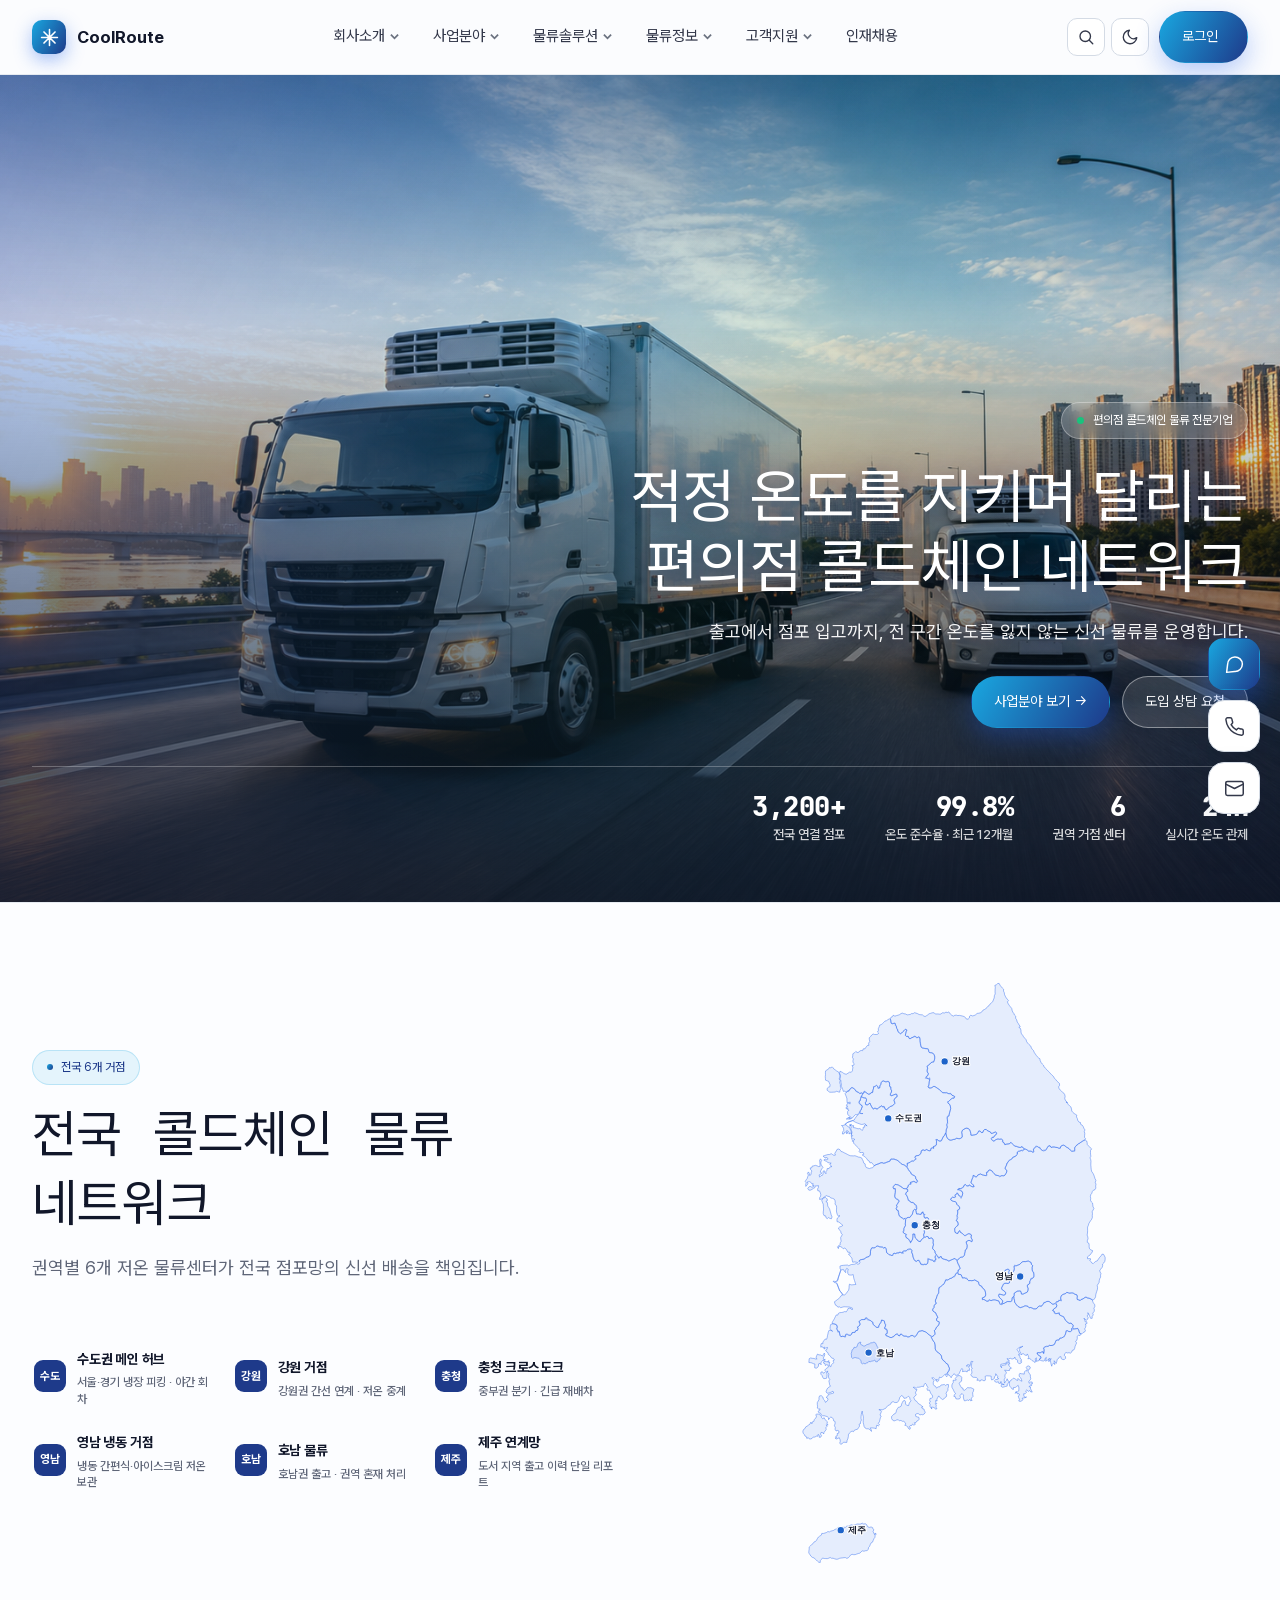
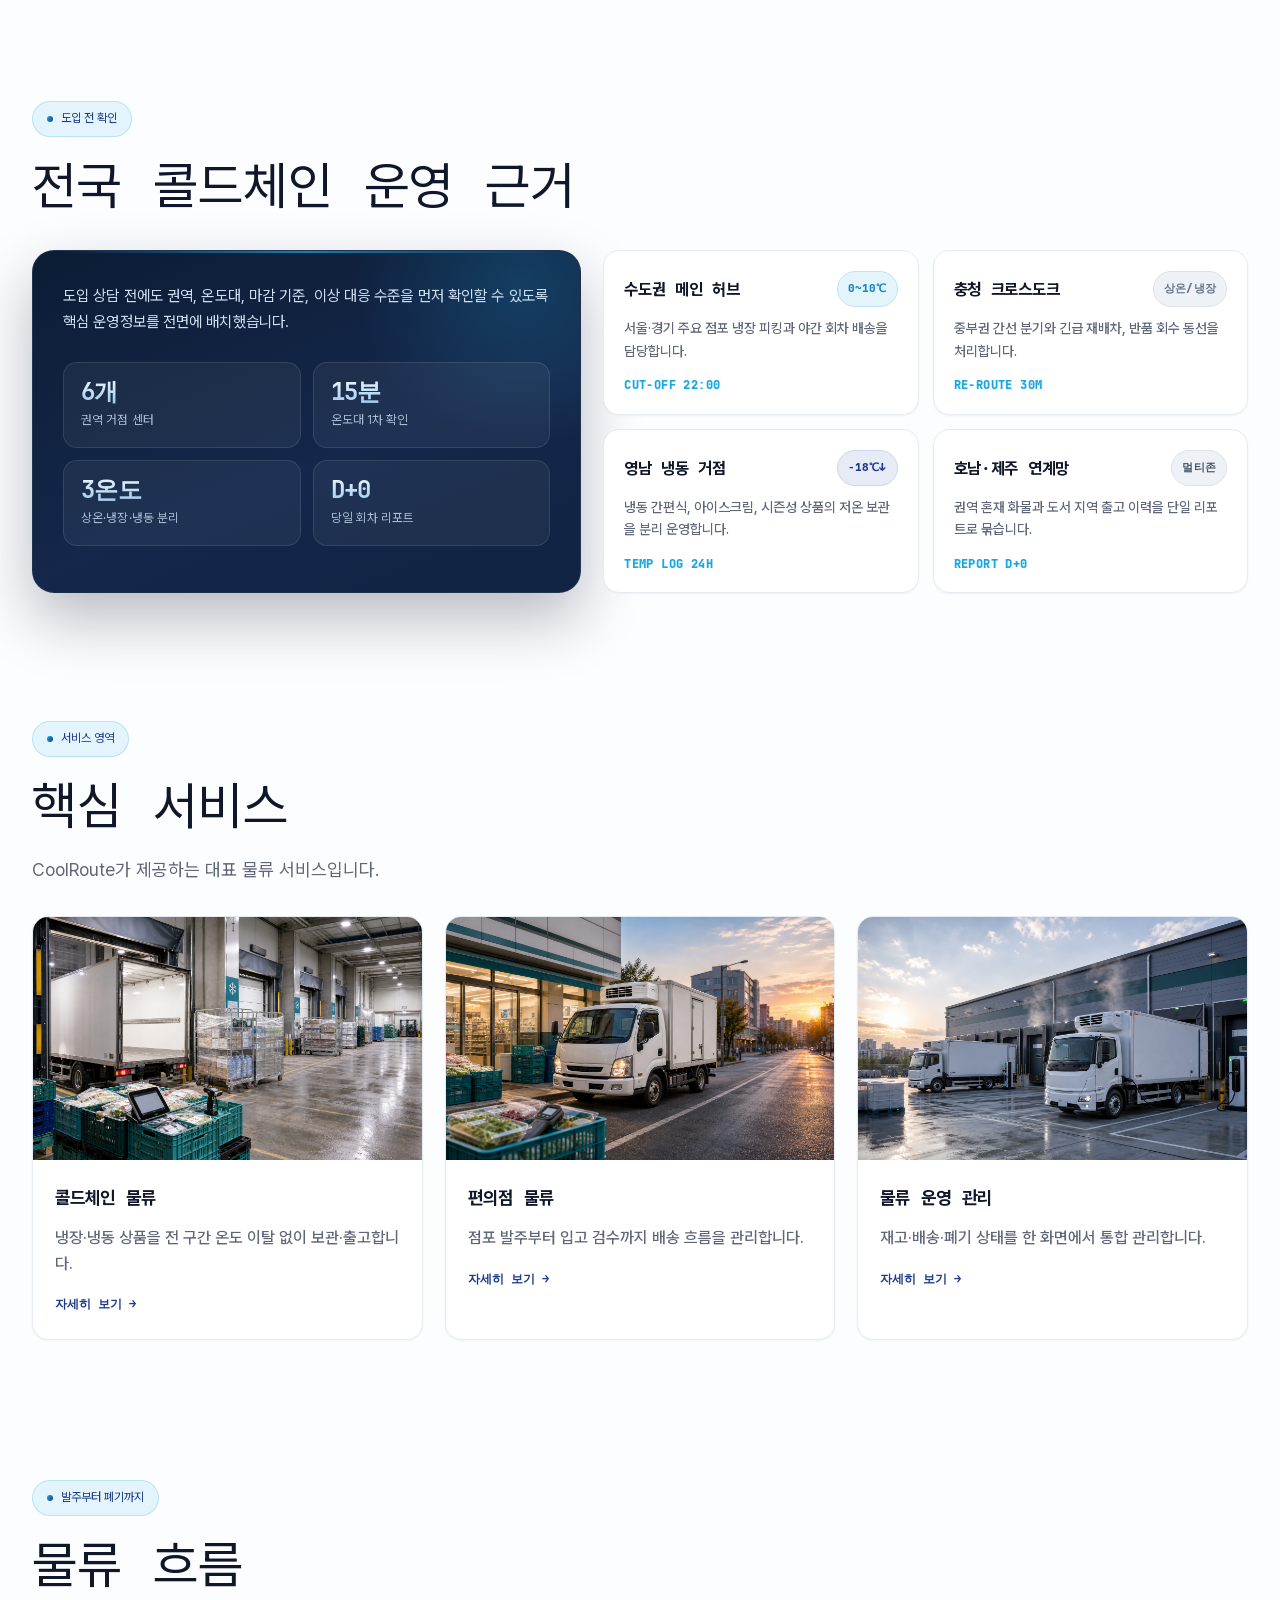
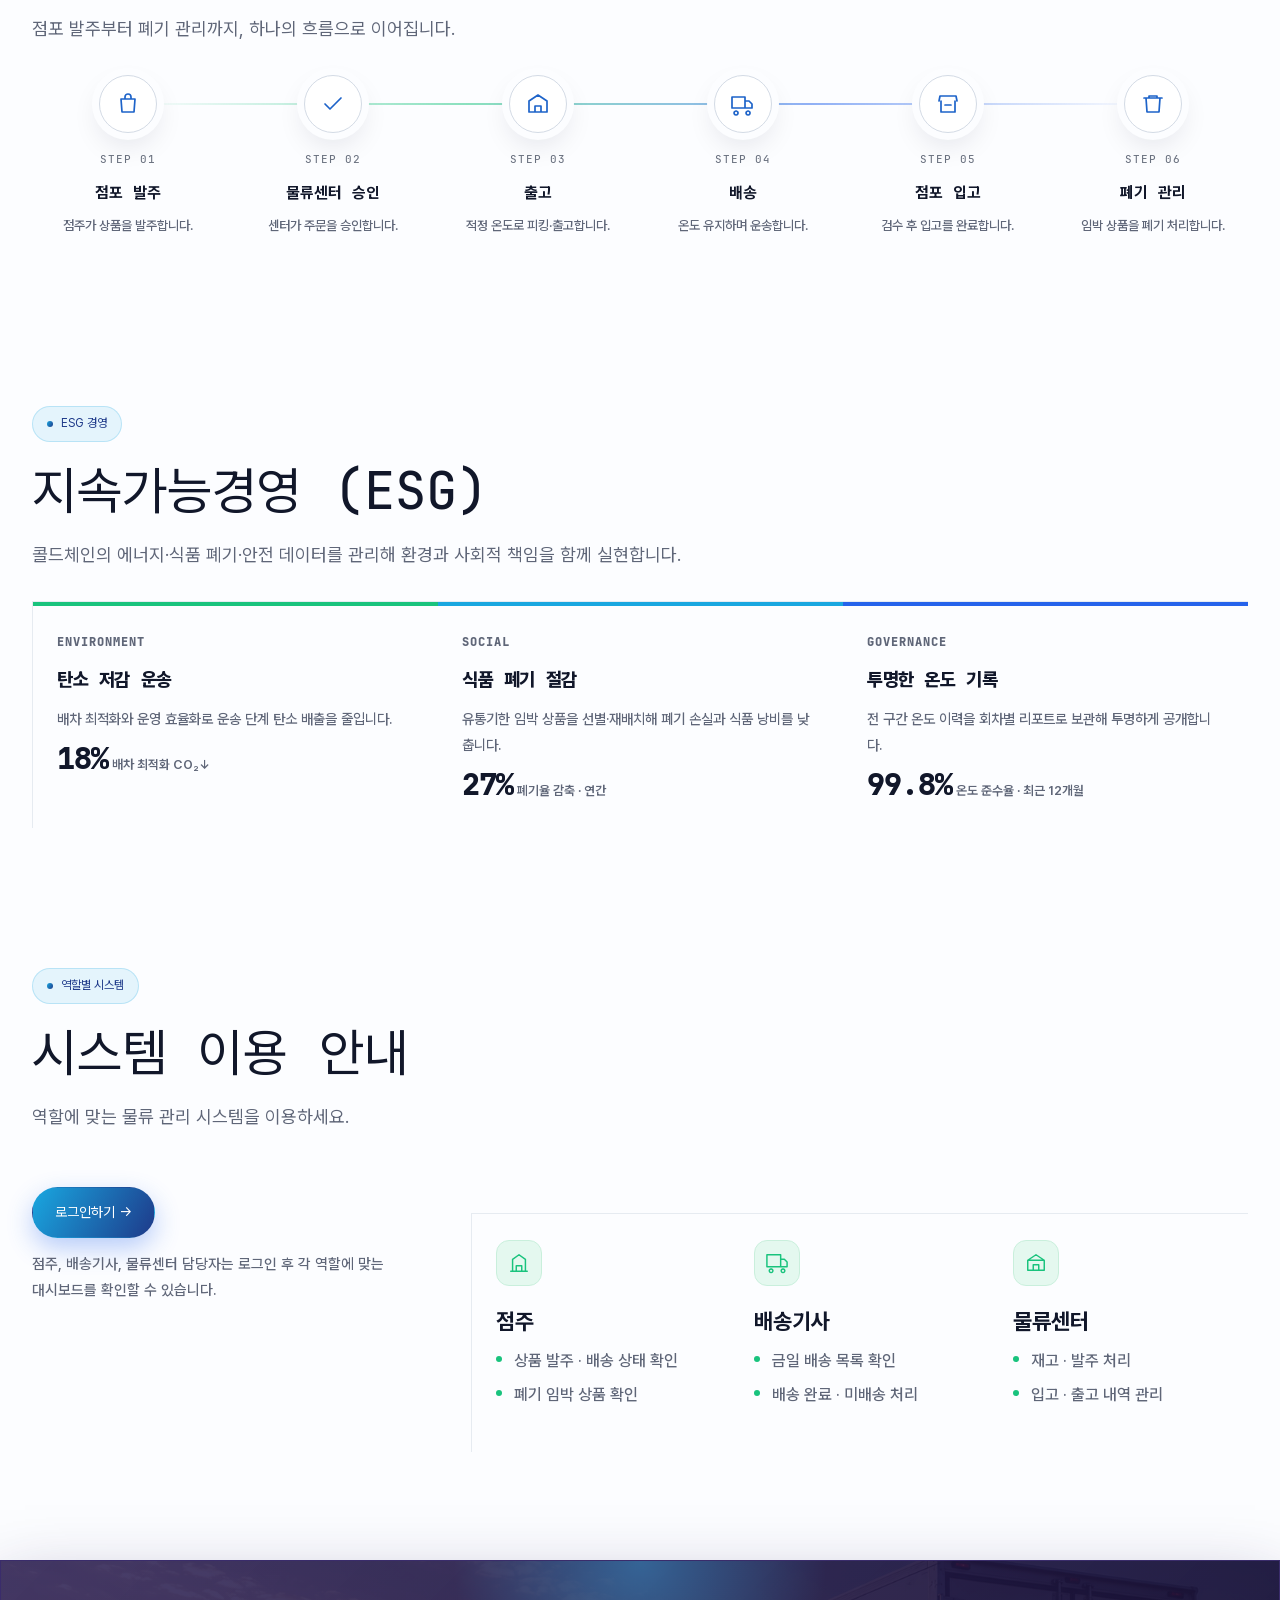
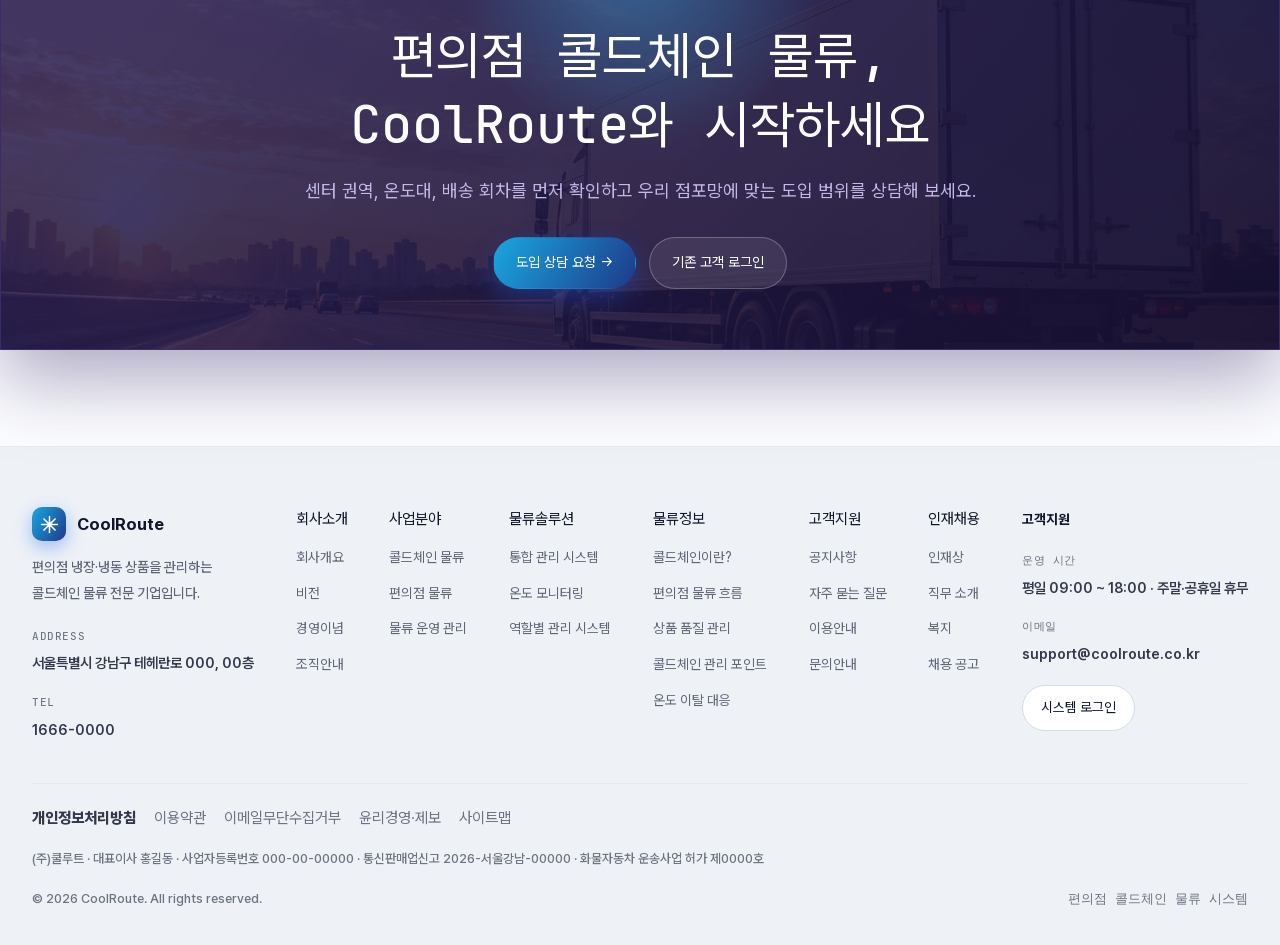
<file: index.html>
<!DOCTYPE html>
<html lang="ko">
<head>
<meta charset="UTF-8">
<meta name="viewport" content="width=device-width, initial-scale=1.0">
<title>물류정보 | CoolRoute</title>
<meta name="description" content="CoolRoute는 편의점 냉장·냉동 상품의 발주·배송·재고를 연결하는 콜드체인 물류 전문기업입니다. 전국 6개 저온 물류센터, 99.8% 온도 준수율, 24시간 온도 관제.">
<meta name="keywords" content="콜드체인,편의점 물류,냉장 배송,냉동 물류,저온 물류,온도 관제,CoolRoute">
<meta name="author" content="CoolRoute">
<meta name="theme-color" content="#2563eb">
<link rel="canonical" href="https://www.coolroute.co.kr/">
<!-- Open Graph -->
<meta property="og:type" content="website">
<meta property="og:site_name" content="CoolRoute">
<meta property="og:locale" content="ko_KR">
<meta property="og:locale:alternate" content="en_US">
<meta property="og:title" content="CoolRoute — 편의점 콜드체인 물류 전문기업">
<meta property="og:description" content="냉장·냉동 상품의 발주·배송·재고를 연결하는 콜드체인 물류. 전국 6개 저온 물류센터, 99.8% 온도 준수율.">
<meta property="og:url" content="https://www.coolroute.co.kr/">
<meta property="og:image" content="https://www.coolroute.co.kr/images/og-cover.png">
<!-- Twitter -->
<meta name="twitter:card" content="summary_large_image">
<meta name="twitter:title" content="CoolRoute — 편의점 콜드체인 물류 전문기업">
<meta name="twitter:description" content="냉장·냉동 상품의 발주·배송·재고를 연결하는 콜드체인 물류 전문기업.">
<meta name="twitter:image" content="https://www.coolroute.co.kr/images/og-cover.png">
<!-- favicon (inline SVG) -->
<link rel="icon" href="data:image/svg+xml,%3Csvg xmlns='http://www.w3.org/2000/svg' viewBox='0 0 24 24'%3E%3Crect width='24' height='24' rx='6' fill='%232563eb'/%3E%3Cpath d='M12 2v20M2 12h20M5 5l14 14M19 5L5 19' stroke='white' stroke-width='2' stroke-linecap='round' fill='none'/%3E%3C/svg%3E">
<link rel="apple-touch-icon" href="data:image/svg+xml,%3Csvg xmlns='http://www.w3.org/2000/svg' viewBox='0 0 24 24'%3E%3Crect width='24' height='24' rx='6' fill='%232563eb'/%3E%3Cpath d='M12 2v20M2 12h20M5 5l14 14M19 5L5 19' stroke='white' stroke-width='2' stroke-linecap='round' fill='none'/%3E%3C/svg%3E">
<!-- PWA manifest (inline) -->
<link rel="manifest" href="data:application/json,%7B%22name%22%3A%22CoolRoute%22%2C%22short_name%22%3A%22CoolRoute%22%2C%22start_url%22%3A%22.%22%2C%22display%22%3A%22standalone%22%2C%22background_color%22%3A%22%23fbfafe%22%2C%22theme_color%22%3A%22%232563eb%22%7D">
<link rel="stylesheet" href="styles.css">
<!-- JSON-LD: Organization -->
<script type="application/ld+json">
{
  "@context": "https://schema.org",
  "@type": "Organization",
  "name": "CoolRoute",
  "alternateName": "쿨루트",
  "url": "https://www.coolroute.co.kr/",
  "logo": "https://www.coolroute.co.kr/images/logo.png",
  "description": "편의점 냉장·냉동 상품의 발주·배송·재고를 연결하는 콜드체인 물류 전문기업",
  "address": {"@type": "PostalAddress", "addressCountry": "KR", "addressRegion": "서울특별시", "streetAddress": "강남구 테헤란로 000"},
  "contactPoint": {"@type": "ContactPoint", "contactType": "customer support", "email": "support@coolroute.co.kr", "areaServed": "KR", "availableLanguage": ["Korean", "English"]}
}
</script>
</head>
<body>
<a class="skip" href="#app" data-i18n="skip">본문 바로가기</a>
<div class="aurora"></div><div class="grain"></div>

<header><div class="wrap"><nav>
  <a class="brand" href="#home"><span class="mk"><svg viewBox="0 0 24 24"><path d="M12 2v20M2 12h20M5 5l14 14M19 5L5 19"/></svg></span>CoolRoute</a>
  <ul class="menu">
    <li><a href="#about"><span data-i18n="nav.about">회사소개</span> <svg class="cv" viewBox="0 0 10 10"><path d="M1 3l4 4 4-4"/></svg></a>
      <ul class="sub"><li><a href="#overview"><i></i>회사개요</a></li><li><a href="#vision"><i></i>비전</a></li><li><a href="#values"><i></i>경영이념</a></li><li><a href="#org"><i></i>조직안내</a></li></ul></li>
    <li><a href="#business"><span data-i18n="nav.business">사업분야</span> <svg class="cv" viewBox="0 0 10 10"><path d="M1 3l4 4 4-4"/></svg></a>
      <ul class="sub"><li><a href="#biz-cold"><i></i>콜드체인 물류</a></li><li><a href="#biz-cvs"><i></i>편의점 물류</a></li><li><a href="#biz-ops"><i></i>물류 운영 관리</a></li></ul></li>
    <li><a href="#solution"><span data-i18n="nav.solution">물류솔루션</span> <svg class="cv" viewBox="0 0 10 10"><path d="M1 3l4 4 4-4"/></svg></a>
      <ul class="sub"><li><a href="#integrated"><i></i>통합 관리 시스템</a></li><li><a href="#monitor"><i></i>온도 모니터링</a></li><li><a href="#roles"><i></i>역할별 관리 시스템</a></li></ul></li>
    <li><a href="#info"><span data-i18n="nav.info">물류정보</span> <svg class="cv" viewBox="0 0 10 10"><path d="M1 3l4 4 4-4"/></svg></a>
      <ul class="sub"><li><a href="#coldchain"><i></i>콜드체인이란?</a></li><li><a href="#flow"><i></i>편의점 물류 흐름</a></li><li><a href="#quality"><i></i>상품 품질 관리</a></li></ul></li>
    <li><a href="#support"><span data-i18n="nav.support">고객지원</span> <svg class="cv" viewBox="0 0 10 10"><path d="M1 3l4 4 4-4"/></svg></a>
      <ul class="sub"><li><a href="#notice"><i></i>공지사항</a></li><li><a href="#faq"><i></i>자주 묻는 질문</a></li><li><a href="#guide"><i></i>이용안내</a></li><li><a href="#contact"><i></i>문의안내</a></li></ul></li>
    <li><a href="#recruit" data-i18n="nav.recruit">인재채용</a></li>
  </ul>
  <div class="nav-right">
    <div class="nav-tools">
      <button class="icon-btn" id="searchBtn" aria-label="검색" title="검색"><svg viewBox="0 0 24 24"><circle cx="11" cy="11" r="7"/><path d="m21 21-4.3-4.3"/></svg></button>
      <button class="icon-btn" id="themeBtn" aria-label="다크 모드 전환" title="테마"><svg viewBox="0 0 24 24"><path d="M21 12.8A9 9 0 1 1 11.2 3a7 7 0 0 0 9.8 9.8z"/></svg></button>
    </div>
    <div class="login">
      <a href="#" class="pill pill-pri"><span data-i18n="nav.login">로그인</span> <svg class="cv" viewBox="0 0 10 10" style="stroke:#fff"><path d="M1 3l4 4 4-4"/></svg></a>
      <ul class="sub">
        <li><a href="#"><span><span class="role-i"><svg viewBox="0 0 24 24"><path d="M3 21h18M5 21V8l7-5 7 5v13M9 21v-6h6v6"/></svg></span>점주</span><small>STORE</small></a></li>
        <li><a href="#"><span><span class="role-i"><svg viewBox="0 0 24 24"><path d="M1 3h15v13H1zM16 8h4l3 3v5h-7M5.5 18.5a2 2 0 1 0 .1 0M18.5 18.5a2 2 0 1 0 .1 0"/></svg></span>배송기사</span><small>DRIVER</small></a></li>
        <li><a href="#"><span><span class="role-i"><svg viewBox="0 0 24 24"><path d="M3 9l9-6 9 6v11H3zM3 9h18M9 20v-6h6v6"/></svg></span>물류센터</span><small>CENTER</small></a></li>
      </ul>
    </div>
    <button class="burger" id="burger" aria-label="메뉴"><span></span><span></span><span></span></button>
  </div>
</nav></div></header>
<div class="mobile" id="mobile">
  <a href="#home" data-i18n="nav.home">홈</a><a href="#about" data-i18n="nav.about">회사소개</a><a href="#business" data-i18n="nav.business">사업분야</a><a href="#solution" data-i18n="nav.solution">물류솔루션</a><a href="#info" data-i18n="nav.info">물류정보</a><a href="#support" data-i18n="nav.support">고객지원</a><a href="#recruit" data-i18n="nav.recruit">인재채용</a>
  <a href="#" class="pill pill-pri" style="justify-content:center;margin-top:6px" data-i18n="nav.login">로그인</a>
</div>

<main id="app" aria-live="polite">
<div class="page active" id="page-home">
  <section class="showcase reveal" id="top">
    <div class="hero-slider" data-autoplay="10000">
      <div class="hero-slide is-active"><img src="images/hero-highway.png" alt="콜드체인 배송 차량이 일출 무렵 고속도로를 달리는 모습" fetchpriority="high"></div>
      <div class="hero-slide"><img src="images/hero-truck.png" alt="적정 온도를 유지하며 주행하는 CoolRoute 냉장·냉동 배송 차량" loading="lazy"></div>
      <div class="hero-slide"><img src="images/fleet-dock-dawn.png" alt="새벽 물류센터 도크에 정렬한 냉동 배송 차량" loading="lazy"></div>
      <div class="hero-slide"><img src="images/control-room.png" alt="여러 온도 화면을 운영하는 콜드체인 물류 관제실" loading="lazy"></div>
    </div>
    <div class="sc-cap"><div class="wrap">
      <span class="chip showcase-chip"><span class="live"></span><span data-i18n="hero.chip">편의점 콜드체인 물류 전문기업</span></span>
      <h2 data-i18n="sc.h2">적정 온도를 지키며 달리는<br>편의점 콜드체인 네트워크</h2>
      <p data-i18n="sc.p">출고에서 점포 입고까지, 전 구간 온도를 잃지 않는 신선 물류를 운영합니다.</p>
      <div class="hero-cta showcase-cta"><a href="#business" class="pill pill-pri" data-i18n="hero.cta1">사업분야 보기 →</a><a href="#" class="pill pill-ghost" data-action="consult" data-i18n="hero.cta2">도입 상담 요청</a></div>
      <div class="showcase-trust">
        <div><b data-count="3200" data-suffix="+">3,200+</b><span data-i18n="trust.1">전국 연결 점포</span></div>
        <div><b data-count="99.8" data-suffix="%">99.8%</b><span data-i18n="trust.2">온도 준수율 · 최근 12개월</span></div>
        <div><b data-count="6">6</b><span data-i18n="trust.3">권역 거점 센터</span></div>
        <div><b>24h</b><span data-i18n="trust.4">실시간 온도 관제</span></div>
      </div>
    </div></div>
  </section>

  <!-- 전국 네트워크 지도 -->
  <section class="pg-sec alt" id="network"><div class="wrap">
    <div class="map-wrap">
      <div class="map-left">
        <div class="head head-left reveal"><div class="eyebrow">전국 6개 거점</div><h2 data-i18n="map.h">전국 콜드체인 물류 네트워크</h2><p data-i18n="map.p">권역별 6개 저온 물류센터가 전국 점포망의 신선 배송을 책임집니다.</p></div>
        <div class="map-list reveal" style="animation-delay:.1s">
        <div class="mrow"><span class="mn">수도</span><div><b>수도권 메인 허브</b><span data-i18n="map.1">서울·경기 냉장 피킹 · 야간 회차</span></div><span class="mt mt--ops">CUT 22:00</span></div>
        <div class="mrow"><span class="mn">강원</span><div><b>강원 거점</b><span data-i18n="map.2">강원권 간선 연계 · 저온 중계</span></div><span class="mt mt--chill">0~10℃</span></div>
        <div class="mrow"><span class="mn">충청</span><div><b>충청 크로스도크</b><span data-i18n="map.3">중부권 분기 · 긴급 재배차</span></div><span class="mt mt--ops">RE 30M</span></div>
        <div class="mrow"><span class="mn">영남</span><div><b>영남 냉동 거점</b><span data-i18n="map.4">냉동 간편식·아이스크림 저온 보관</span></div><span class="mt mt--frozen">-18℃↓</span></div>
        <div class="mrow"><span class="mn">호남</span><div><b>호남 물류</b><span data-i18n="map.5">호남권 출고 · 권역 혼재 처리</span></div><span class="mt mt--ambient">멀티존</span></div>
        <div class="mrow"><span class="mn">제주</span><div><b>제주 연계망</b><span data-i18n="map.6">도서 지역 출고 이력 단일 리포트</span></div><span class="mt mt--ops">D+0</span></div>
        </div>
      </div>
      <div class="map-figure reveal" role="img" aria-label="전국 6개 물류센터 위치 지도">
        <div class="kr-canvas" id="krMap"></div>
      </div>
    </div>
  </div></section>

  <!-- 전국 콜드체인 운영 근거 -->
  <section class="proof-section reveal" id="proof"><div class="wrap">
    <div class="head head-left reveal"><div class="eyebrow" data-i18n="pf.cap">도입 전 확인</div><h2 data-i18n="pf.h">전국 콜드체인 운영 근거</h2></div>
    <div class="proof-layout">
      <div class="proof-copy reveal">
        <p data-i18n="pf.p">도입 상담 전에도 권역, 온도대, 마감 기준, 이상 대응 수준을 먼저 확인할 수 있도록 핵심 운영정보를 전면에 배치했습니다.</p>
        <div class="proof-metrics">
          <div class="proof-metric"><b>6개</b><span data-i18n="pf.m1">권역 거점 센터</span></div>
          <div class="proof-metric"><b>15분</b><span data-i18n="pf.m2">온도대 1차 확인</span></div>
          <div class="proof-metric"><b>3온도</b><span data-i18n="pf.m3">상온·냉장·냉동 분리</span></div>
          <div class="proof-metric"><b>D+0</b><span data-i18n="pf.m4">당일 회차 리포트</span></div>
        </div>
      </div>
      <div class="network-list reveal" style="animation-delay:.1s">
        <div class="network-card"><div class="area"><h3 data-i18n="pf.c1h">수도권 메인 허브</h3><span class="temp temp--chill">0~10℃</span></div><p data-i18n="pf.c1p">서울·경기 주요 점포 냉장 피킹과 야간 회차 배송을 담당합니다.</p><small>CUT-OFF 22:00</small></div>
        <div class="network-card"><div class="area"><h3 data-i18n="pf.c2h">충청 크로스도크</h3><span class="temp temp--ambient">상온/냉장</span></div><p data-i18n="pf.c2p">중부권 간선 분기와 긴급 재배차, 반품 회수 동선을 처리합니다.</p><small>RE-ROUTE 30M</small></div>
        <div class="network-card"><div class="area"><h3 data-i18n="pf.c3h">영남 냉동 거점</h3><span class="temp temp--frozen">-18℃↓</span></div><p data-i18n="pf.c3p">냉동 간편식, 아이스크림, 시즌성 상품의 저온 보관을 분리 운영합니다.</p><small>TEMP LOG 24H</small></div>
        <div class="network-card"><div class="area"><h3 data-i18n="pf.c4h">호남·제주 연계망</h3><span class="temp temp--ops">멀티존</span></div><p data-i18n="pf.c4p">권역 혼재 화물과 도서 지역 출고 이력을 단일 리포트로 묶습니다.</p><small>REPORT D+0</small></div>
      </div>
    </div>
  </div></section>

  <!-- 핵심 서비스 -->
  <section class="pg-sec"><div class="wrap">
    <div class="head reveal"><div class="eyebrow">서비스 영역</div><h2>핵심 서비스</h2><p>CoolRoute가 제공하는 대표 물류 서비스입니다.</p></div>
    <div class="svc-grid">
      <a class="svc-card reveal" href="#biz-cold"><div class="svc-img"><img src="images/warehouse-dock.png" alt="콜드 물류센터 도크에서 적정 온도로 출고하는 모습"></div><div class="svc-body"><h3>콜드체인 물류</h3><p>냉장·냉동 상품을 전 구간 온도 이탈 없이 보관·출고합니다.</p><span class="meta">자세히 보기 →</span></div></a>
      <a class="svc-card reveal" style="animation-delay:.08s" href="#biz-cvs"><div class="svc-img"><img src="images/store-delivery.png" alt="편의점 앞에서 신선식품을 입고하는 냉장 배송 차량"></div><div class="svc-body"><h3>편의점 물류</h3><p>점포 발주부터 입고 검수까지 배송 흐름을 관리합니다.</p><span class="meta">자세히 보기 →</span></div></a>
      <a class="svc-card reveal" style="animation-delay:.16s" href="#biz-ops"><div class="svc-img"><img src="images/fleet-dock-dawn.png" alt="새벽 물류센터 도크에 정렬한 냉동 배송 차량"></div><div class="svc-body"><h3>물류 운영 관리</h3><p>재고·배송·폐기 상태를 한 화면에서 통합 관리합니다.</p><span class="meta">자세히 보기 →</span></div></a>
    </div>
  </div></section>

  <!-- 물류 흐름 -->
  <section class="pg-sec alt"><div class="wrap">
    <div class="head reveal"><div class="eyebrow">발주부터 폐기까지</div><h2>물류 흐름</h2><p>점포 발주부터 폐기 관리까지, 하나의 흐름으로 이어집니다.</p></div>
    <div class="flow reveal">
      <div class="step"><div class="nd"><svg viewBox="0 0 24 24"><path d="M5 7h14l-1 13H6zM9 7V5a3 3 0 0 1 6 0v2"/></svg></div><span class="si">STEP 01</span><h4>점포 발주</h4><p>점주가 상품을 발주합니다.</p></div>
      <div class="step"><div class="nd"><svg viewBox="0 0 24 24"><path d="M4 12l5 5L20 6"/></svg></div><span class="si">STEP 02</span><h4>물류센터 승인</h4><p>센터가 주문을 승인합니다.</p></div>
      <div class="step"><div class="nd"><svg viewBox="0 0 24 24"><path d="M3 9l9-6 9 6v11H3zM9 20v-6h6v6"/></svg></div><span class="si">STEP 03</span><h4>출고</h4><p>적정 온도로 피킹·출고합니다.</p></div>
      <div class="step"><div class="nd"><svg viewBox="0 0 24 24"><path d="M1 5h13v11H1zM14 9h4l3 3v4h-7M5 19a2 2 0 1 0 .1 0M17 19a2 2 0 1 0 .1 0"/></svg></div><span class="si">STEP 04</span><h4>배송</h4><p>온도 유지하며 운송합니다.</p></div>
      <div class="step"><div class="nd"><svg viewBox="0 0 24 24"><path d="M3 9l1-5h16l1 5M5 9v11h14V9M9 13h6"/></svg></div><span class="si">STEP 05</span><h4>점포 입고</h4><p>검수 후 입고를 완료합니다.</p></div>
      <div class="step"><div class="nd"><svg viewBox="0 0 24 24"><path d="M3 6h18M8 6V4h8v2M19 6l-1 14H6L5 6"/></svg></div><span class="si">STEP 06</span><h4>폐기 관리</h4><p>임박 상품을 폐기 처리합니다.</p></div>
    </div>
  </div></section>

  <!-- ESG -->
  <section class="pg-sec"><div class="wrap">
    <div class="head reveal"><div class="eyebrow">ESG 경영</div><h2 data-i18n="esg.h">지속가능경영 (ESG)</h2><p data-i18n="esg.p">콜드체인의 에너지·식품 폐기·안전 데이터를 관리해 환경과 사회적 책임을 함께 실현합니다.</p></div>
    <div class="esg-grid">
      <div class="esg-card e reveal"><span class="tagk">ENVIRONMENT</span><h4 data-i18n="esg.e">탄소 저감 운송</h4><p data-i18n="esg.ed">배차 최적화와 운영 효율화로 운송 단계 탄소 배출을 줄입니다.</p><span class="big"><span data-count="18" data-suffix="%">18%</span><small data-i18n="esg.es1">배차 최적화 CO₂↓</small></span></div>
      <div class="esg-card s reveal" style="animation-delay:.08s"><span class="tagk">SOCIAL</span><h4 data-i18n="esg.s">식품 폐기 절감</h4><p data-i18n="esg.sd">유통기한 임박 상품을 선별·재배치해 폐기 손실과 식품 낭비를 낮춥니다.</p><span class="big"><span data-count="27" data-suffix="%">27%</span><small data-i18n="esg.ss1">폐기율 감축 · 연간</small></span></div>
      <div class="esg-card g reveal" style="animation-delay:.16s"><span class="tagk">GOVERNANCE</span><h4 data-i18n="esg.g">투명한 온도 기록</h4><p data-i18n="esg.gd">전 구간 온도 이력을 회차별 리포트로 보관해 투명하게 공개합니다.</p><span class="big"><span data-count="99.8" data-suffix="%">99.8%</span><small data-i18n="esg.gs1">온도 준수율 · 최근 12개월</small></span></div>
    </div>
  </div></section>

  <section class="pg-sec alt split-section split-system"><div class="wrap">
    <div class="head head-left reveal"><div class="eyebrow">역할별 시스템</div><h2>시스템 이용 안내</h2><p>역할에 맞는 물류 관리 시스템을 이용하세요.</p></div>
    <div class="roles">
      <div class="role reveal"><div class="ico"><svg viewBox="0 0 24 24"><path d="M3 21h18M5 21V8l7-5 7 5v13M9 21v-6h6v6"/></svg></div><h4>점주</h4><ul class="blist"><li>상품 발주 · 배송 상태 확인</li><li>폐기 임박 상품 확인</li></ul></div>
      <div class="role reveal" style="animation-delay:.08s"><div class="ico"><svg viewBox="0 0 24 24"><path d="M1 3h15v13H1zM16 8h4l3 3v5h-7M5.5 18.5a2 2 0 1 0 .1 0M18.5 18.5a2 2 0 1 0 .1 0"/></svg></div><h4>배송기사</h4><ul class="blist"><li>금일 배송 목록 확인</li><li>배송 완료 · 미배송 처리</li></ul></div>
      <div class="role reveal" style="animation-delay:.16s"><div class="ico"><svg viewBox="0 0 24 24"><path d="M3 9l9-6 9 6v11H3zM3 9h18M9 20v-6h6v6"/></svg></div><h4>물류센터</h4><ul class="blist"><li>재고 · 발주 처리</li><li>입고 · 출고 내역 관리</li></ul></div>
    </div>
    <div class="system-action">
      <a href="#" class="pill pill-pri">로그인하기 →</a>
      <p>점주, 배송기사, 물류센터 담당자는 로그인 후 각 역할에 맞는 대시보드를 확인할 수 있습니다.</p>
    </div>
  </div></section>

  <section class="cta">
    <div class="cta-box reveal">
      <h2 data-i18n="cta.h">편의점 콜드체인 물류,<br>CoolRoute와 시작하세요</h2>
      <p data-i18n="cta.p">센터 권역, 온도대, 배송 회차를 먼저 확인하고 우리 점포망에 맞는 도입 범위를 상담해 보세요.</p>
      <div class="row"><a href="#" class="pill pill-pri" data-action="consult" data-i18n="cta.b1">도입 상담 요청 →</a><a href="#" class="pill pill-ghost" data-i18n="cta.b2">기존 고객 로그인</a></div>
    </div>
  </section>
</div>

<div class="page" id="page-about">
  <section class="pagehero" style="--hero-img:url('images/company-center.png')"><div class="wrap">
    <div class="crumb"><a href="#home">홈</a> › <b>회사소개</b></div>
    <h1>회사소개</h1>
    <p>편의점 콜드체인 물류에 특화된 전문 기업, CoolRoute를 소개합니다. 신뢰·안전·효율을 기준으로 냉장·냉동 상품의 물류 전 과정을 운영합니다.</p>
  </div></section>
  <nav class="subnav"><div class="wrap">
    <a href="#overview"><svg viewBox="0 0 24 24"><path d="M3 21h18M6 21V8l6-4 6 4v13M10 21v-5h4v5"/></svg>회사개요</a><a href="#vision"><svg viewBox="0 0 24 24"><path d="M1 12s4-7 11-7 11 7 11 7-4 7-11 7S1 12 1 12z"/><circle cx="12" cy="12" r="3"/></svg>비전</a><a href="#values"><svg viewBox="0 0 24 24"><path d="M12 2l8 4v6c0 5-3.5 8-8 10-4.5-2-8-5-8-10V6z"/></svg>경영이념</a><a href="#org"><svg viewBox="0 0 24 24"><path d="M9 3h6v4H9zM3 17h6v4H3zM15 17h6v4h-6zM12 7v4M6 17v-2a2 2 0 0 1 2-2h8a2 2 0 0 1 2 2v2"/></svg>조직안내</a>
  </div></nav>
  <!-- 회사개요 -->
  <section class="pg-sec"><div class="wrap">
    <div class="section-photo ov reveal" style="margin-bottom:34px"><img src="images/fleet-city-truck.png" alt="CoolRoute 브랜드 냉장 배송 차량이 도심을 주행하는 모습"><span class="cap">전국 도심 콜드체인 운송</span></div>
    <div class="overview glass reveal" id="overview">
      <h3>회사개요</h3>
      <p>편의점 냉장·냉동 상품의 발주부터 보관, 배송, 점포 입고까지 콜드체인 전 구간을 책임지는 물류 전문 기업입니다. 데이터 기반 온도 관리로 신선식품의 품질을 끝까지 지킵니다.</p>
      <div class="ov-stats">
        <div class="s"><b>편의점 특화</b><small>콜드체인 물류 전문</small></div>
        <div class="s"><b>전국 6개</b><small>콜드체인 물류센터</small></div>
        <div class="s"><b>3,200+ 점포</b><small>저온 배송 네트워크</small></div>
        <div class="s"><b>24시간</b><small>온도 관제 운영</small></div>
      </div>
    </div>
    <div class="section-photo ov reveal" style="margin-top:28px"><img src="images/company-center.png" alt="여러 저온 상하차 도크를 갖춘 CoolRoute 콜드체인 물류센터 외관"><span class="cap">전국 6개 콜드체인 물류센터</span></div>
  </div></section>

  <!-- 비전 -->
  <section class="pg-sec alt"><div class="wrap">
    <div class="vision reveal" id="vision">
      <div class="eyebrow">Vision</div>
      <h3>데이터와 온도 관리 기술로<br>콜드체인 표준을 만드는<br><span class="grad">스마트 콜드체인 물류 기업</span></h3>
      <p>온도·발주·재고·배송 데이터를 하나로 연결해 더 신선하고 더 효율적인 편의점 물류를 실현합니다.</p>
    </div>
    <div class="subhead"><div class="eyebrow">Strategy</div><h3>비전을 떠받치는 3가지 전략 축</h3></div>
    <div class="org reveal">
      <div class="t"><div class="k">STRATEGY 01</div><h4>데이터 기반 온도 관리</h4><p>온도·발주·재고를 한 흐름으로 연결해 이상 구간을 빠르게 찾아내고 대응합니다.</p></div>
      <div class="t" style="animation-delay:.06s"><div class="k">STRATEGY 02</div><h4>전국 거점 네트워크</h4><p>권역별 6개 저온 물류센터로 신선 배송 반경을 좁히고 회차 시간을 줄입니다.</p></div>
      <div class="t" style="animation-delay:.12s"><div class="k">STRATEGY 03</div><h4>지속가능 운영</h4><p>폐기 절감과 저탄소 배차로 운영 비용과 환경 부담을 함께 낮춥니다.</p></div>
    </div>
  </div></section>

  <!-- 경영이념 -->
  <section class="pg-sec"><div class="wrap">
    <div class="subhead"><div class="eyebrow">Management</div><h3>경영이념</h3></div>
    <div class="values" id="values">
      <div class="card reveal"><div class="ico"><svg viewBox="0 0 24 24"><path d="M12 2l8 4v6c0 5-3.5 8-8 10-4.5-2-8-5-8-10V6z"/><path d="M9 12l2 2 4-4"/></svg></div><h3>신뢰</h3><p>정해진 시간, 정해진 온도. 약속한 신선함을 빠짐없이 지켜 점포의 신뢰를 얻습니다.</p></div>
      <div class="card reveal" style="animation-delay:.08s"><div class="ico"><svg viewBox="0 0 24 24"><path d="M12 22s8-4 8-10V5l-8-3-8 3v7c0 6 8 10 8 10z"/></svg></div><h3>안전</h3><p>전 구간 실시간 온도 관제로 변질을 차단하고, 안전한 먹거리를 매장까지 전달합니다.</p></div>
      <div class="card reveal" style="animation-delay:.16s"><div class="ico"><svg viewBox="0 0 24 24"><path d="M13 2L3 14h7l-1 8 10-12h-7z"/></svg></div><h3>효율</h3><p>발주·배송·재고·폐기를 하나로 연결해 낭비 없는 콜드체인 운영을 만듭니다.</p></div>
    </div>
  </div></section>

  <!-- 조직안내 -->
  <section class="pg-sec alt"><div class="wrap">
    <div class="subhead"><div class="eyebrow">Organization</div><h3>조직안내</h3></div>
    <div class="org" id="org">
      <div class="t reveal"><div class="k">TEAM 01</div><h4>물류운영팀</h4><p>콜드체인 전 과정의 운영과 표준을 총괄합니다.</p></div>
      <div class="t reveal" style="animation-delay:.06s"><div class="k">TEAM 02</div><h4>배송관리팀</h4><p>저온 배송 일정과 배송 상태를 관리합니다.</p></div>
      <div class="t reveal" style="animation-delay:.12s"><div class="k">TEAM 03</div><h4>재고관리팀</h4><p>현재고·안전재고와 입출고를 관리합니다.</p></div>
      <div class="t reveal" style="animation-delay:.18s"><div class="k">TEAM 04</div><h4>고객지원팀</h4><p>점주·기사·센터의 문의를 지원합니다.</p></div>
    </div>
  </div></section>
</div>

<div class="page" id="page-business">
  <section class="pagehero" style="--hero-img:url('images/biz-cold-truck.png')"><div class="wrap">
    <div class="crumb"><a href="#home">홈</a> › <b>사업분야</b></div>
    <h1>사업분야</h1>
    <p>콜드체인 물류, 편의점 물류, 물류 운영 관리 — 사업분야를 선택해 자세히 확인하세요.</p>
  </div></section>
  <nav class="subnav"><div class="wrap">
    <a href="#biz-cold"><svg viewBox="0 0 24 24"><path d="M14 14.76V5a2 2 0 1 0-4 0v9.76a4 4 0 1 0 4 0z"/></svg>콜드체인 물류</a><a href="#biz-cvs"><svg viewBox="0 0 24 24"><path d="M3 9l1-5h16l1 5M5 9v11h14V9M9 13h6"/></svg>편의점 물류</a><a href="#biz-ops"><svg viewBox="0 0 24 24"><path d="M3 7l9-4 9 4-9 4z"/><path d="M3 7v10l9 4 9-4V7M12 11v10"/></svg>물류 운영 관리</a>
  </div></nav>
  <section class="pg-sec"><div class="wrap">

    <div class="tabpanel on" id="biz-cold" data-panel="cold">
      <div class="pl">
        <h3>콜드체인 물류</h3>
        <p class="lead2">냉장·냉동 상품의 온도를 유지하며 보관·출고·배송하는 핵심 서비스입니다.</p>
        <ul class="blist"><li>냉장·냉동 상품의 온도 유지 물류 서비스</li><li>상품 보관·출고·배송 과정에서 적정 온도 관리</li><li>온도 이상으로 인한 상품 품질 저하 방지</li></ul>
        <div class="pipe"><span>온도 유지</span><span>실시간 관제</span><span>냉장·냉동 분리</span></div>
      </div>
      <div class="side-stack">
        <div class="section-photo ov reveal"><img src="images/biz-cold-truck.png" alt="적정 온도를 유지하며 고속도로를 주행하는 냉장·냉동 배송 차량"><span class="cap">전 구간 저온 운송</span></div>
        <div class="console-mini">
          <div class="mini-h">실시간 온도 상태</div>
          <div class="cm-row"><span class="k"><svg viewBox="0 0 24 24" fill="none"><path d="M14 14.76V5a2 2 0 1 0-4 0v9.76a4 4 0 1 0 4 0z"/></svg>냉장 창고 · 3.2℃</span><span class="st ok">정상</span></div>
          <div class="cm-row"><span class="k"><svg viewBox="0 0 24 24" fill="none"><path d="M14 14.76V5a2 2 0 1 0-4 0v9.76a4 4 0 1 0 4 0z"/></svg>냉동 창고 · −19.6℃</span><span class="st ok">정상</span></div>
          <div class="cm-row"><span class="k"><svg viewBox="0 0 24 24" fill="none"><path d="M1 5h13v11H1zM14 9h4l3 3v4h-7"/></svg>냉장 배송차 · 4.1℃</span><span class="st ok">정상</span></div>
          <div class="cm-row"><span class="k"><svg viewBox="0 0 24 24" fill="none"><path d="M1 5h13v11H1zM14 9h4l3 3v4h-7"/></svg>냉동 배송차 · −15.2℃</span><span class="st warn">경고</span></div>
        </div>
      </div>
    </div>
  </div></section>
  <section class="pg-sec alt"><div class="wrap">
    <div class="tabpanel on" id="biz-cvs" data-panel="cvs">
      <div class="pl">
        <h3>편의점 물류</h3>
        <p class="lead2">편의점 점포 발주부터 배송까지 물류 흐름을 관리합니다.</p>
        <ul class="blist"><li>편의점 점포 발주 및 배송 흐름 관리</li><li>물류센터 주문 처리와 점포 입고 과정 관리</li><li>도시락·삼각김밥·우유·아이스크림 등 상품 공급 관리</li></ul>
        <div class="pipe"><span>점포 발주</span><span>정시 배송</span><span>신선식품</span></div>
      </div>
      <div class="side-stack">
        <div class="section-photo ov reveal"><img src="images/cvs-delivery.png" alt="이른 아침 편의점 앞에서 냉장 배송차의 신선식품을 하차하는 모습"><span class="cap">편의점 정시 배송</span></div>
        <div class="console-mini">
          <div class="mini-h">물류 흐름</div>
          <div class="cm-row"><span class="kk"><span class="numb">01</span>점포 발주 접수</span></div>
          <div class="cm-row"><span class="kk"><span class="numb">02</span>물류센터 주문 처리</span></div>
          <div class="cm-row"><span class="kk"><span class="numb">03</span>콜드체인 배송</span></div>
          <div class="cm-row"><span class="kk"><span class="numb">04</span>점포 입고 완료</span></div>
        </div>
      </div>
    </div>
  </div></section>
  <section class="pg-sec"><div class="wrap">
    <div class="tabpanel on" id="biz-ops" data-panel="ops">
      <div class="pl">
        <h3>물류 운영 관리</h3>
        <p class="lead2">재고·배송·폐기 흐름을 하나의 화면에서 통합적으로 관리합니다.</p>
        <ul class="blist"><li>상품별 현재고와 안전재고 관리</li><li>배송 목록·배송 완료·미배송 상태 관리</li><li>유통기한 임박 상품 및 폐기 대상 상품 관리</li></ul>
        <div class="pipe"><span>재고 관리</span><span>배송 추적</span><span>폐기 관리</span></div>
      </div>
      <div class="side-stack">
        <div class="section-photo ov reveal"><img src="images/frozen-warehouse-work.png" alt="냉동 창고에서 작업자들이 저온 상태로 상품을 분류·이동하는 모습"><span class="cap">냉동 창고 통합 운영</span></div>
        <div class="console-mini">
          <div class="mini-h">운영 현황</div>
          <div class="cm-row"><span class="kk">현재고 품목</span><span class="cm-val">1,284</span></div>
          <div class="cm-row"><span class="kk">안전재고 미만</span><span class="st warn">3건</span></div>
          <div class="cm-row"><span class="kk">금일 미배송</span><span class="st warn">2건</span></div>
          <div class="cm-row"><span class="kk">폐기 임박 (D-1)</span><span class="st risk">5건</span></div>
        </div>
      </div>
    </div>
  </div></section>
</div>

<div class="page" id="page-solution">
  <section class="pagehero" style="--hero-img:url('images/control-room.png')"><div class="wrap">
    <div class="crumb"><a href="#home">홈</a> › <b>물류솔루션</b></div>
    <h1>물류솔루션</h1>
    <p>발주·배송·재고·입출고·폐기를 한 화면에서 관리하는 통합 물류 솔루션입니다. 실제 업무 처리는 로그인 후 역할별 대시보드에서 진행됩니다.</p>
  </div></section>
  <nav class="subnav"><div class="wrap">
    <a href="#integrated"><svg viewBox="0 0 24 24"><path d="M3 3h7v7H3zM14 3h7v7h-7zM14 14h7v7h-7zM3 14h7v7H3z"/></svg>통합 관리 시스템</a><a href="#monitor"><svg viewBox="0 0 24 24"><path d="M22 12h-4l-3 9L9 3l-3 9H2"/></svg>온도 모니터링</a><a href="#roles"><svg viewBox="0 0 24 24"><path d="M17 21v-2a4 4 0 0 0-4-4H5a4 4 0 0 0-4 4v2M9 11a4 4 0 1 0 0-8 4 4 0 0 0 0 8zM23 21v-2a4 4 0 0 0-3-3.87M16 3.13a4 4 0 0 1 0 7.75"/></svg>역할별 관리 시스템</a>
  </div></nav>
  <!-- 통합 관리 시스템 -->
  <section class="pg-sec" id="integrated"><div class="wrap">
    <div class="sol-feature reveal">
      <div class="console-mini sol-card">
        <ul class="blist">
          <li>흩어진 데이터를 한 화면으로 통합</li>
          <li>역할별 권한에 맞는 정보만 노출</li>
          <li>모든 처리 이력을 회차 단위로 기록</li>
          <li>발주부터 폐기까지 끊김 없는 흐름 관리</li>
        </ul>
        <div class="pipe"><span>발주</span><span>배송</span><span>재고</span><span>입출고</span><span>폐기</span></div>
      </div>
      <div>
        <div class="eyebrow green">Integrated System</div>
        <h3>통합 관리 시스템</h3>
        <p>흩어져 있던 편의점 물류 데이터를 하나의 시스템으로 모았습니다. 발주·배송·재고·입출고·폐기 상태를 한 화면에서 확인하고, 편의점 물류 흐름을 통합적으로 관리할 수 있습니다.</p>
      </div>
    </div>
  </div></section>

  <!-- 온도 모니터링 -->
  <section class="pg-sec alt"><div class="wrap">
    <div class="monitor-split reveal" id="monitor">
      <div class="monitor-copy">
        <div class="eyebrow green">Monitoring</div>
        <h3>온도 모니터링</h3>
        <p>전 구간 온도와 안전재고를 한 화면에서 봅니다. 기준을 벗어나면 즉시 경고로 전환되어, 누가 보더라도 같은 상태를 같은 기준으로 판단할 수 있습니다.</p>
        <div class="monitor-kpis">
          <div><b>24h</b><span>관제 운영</span></div>
          <div><b>±1℃</b><span>경고 기준</span></div>
          <div><b>D+0</b><span>이력 기록</span></div>
        </div>
        <div class="section-photo ov monitor-photo"><img src="images/frozen-warehouse-work.png" alt="냉동 창고에서 작업자가 저온 상품을 점검하며 온도를 관리하는 모습"><span class="cap">냉동 구간 현장 온도 관리</span></div>
      </div>
      <div class="monitor-board">
        <div class="console-mini sol-card monitor-card monitor-card--live">
          <div class="mini-h">실시간 온도 상태</div>
          <div class="cm-row"><span class="k"><svg viewBox="0 0 24 24" fill="none"><path d="M14 14.76V5a2 2 0 1 0-4 0v9.76a4 4 0 1 0 4 0z"/></svg>냉장 창고 · 3.2℃</span><span class="st ok">정상</span></div>
          <div class="cm-row"><span class="k"><svg viewBox="0 0 24 24" fill="none"><path d="M14 14.76V5a2 2 0 1 0-4 0v9.76a4 4 0 1 0 4 0z"/></svg>냉동 창고 · −19.6℃</span><span class="st ok">정상</span></div>
          <div class="cm-row"><span class="k"><svg viewBox="0 0 24 24" fill="none"><path d="M14 14.76V5a2 2 0 1 0-4 0v9.76a4 4 0 1 0 4 0z"/></svg>냉동 3호차 · −15.2℃</span><span class="st warn">경고</span></div>
          <div class="cm-row"><span class="k"><svg viewBox="0 0 24 24" fill="none"><path d="M3 7l9-4 9 4-9 4z"/></svg>안전재고 미만 품목</span><span class="st warn">3건</span></div>
        </div>
        <div class="console-mini sol-card monitor-card">
          <div class="mini-h">경고 기준 · 대응 단계</div>
          <div class="cm-row"><span class="kk">기준 범위 유지 · 모니터링만 진행</span><span class="st ok">정상</span></div>
          <div class="cm-row"><span class="kk">기준 ±1℃ 이탈 · 담당자 확인 요청</span><span class="st warn">경고</span></div>
          <div class="cm-row"><span class="kk">이탈 지속 · 재배차 또는 회수 판단</span><span class="st risk">위험</span></div>
        </div>
      </div>
    </div>
  </div></section>

  <!-- 역할별 관리 시스템 -->
  <section class="pg-sec"><div class="wrap">
    <div class="subhead"><div class="eyebrow">Role System</div><h3>역할별 관리 시스템</h3></div>
    <div class="roles" id="roles">
      <div class="role reveal">
        <div class="ico"><svg viewBox="0 0 24 24"><path d="M3 21h18M5 21V8l7-5 7 5v13M9 21v-6h6v6"/></svg></div>
        <h4>점주</h4>
        <ul class="blist"><li>상품 발주</li><li>배송 상태 확인</li><li>폐기 임박 상품 확인</li></ul>
        <a href="#">점주 로그인 →</a>
      </div>
      <div class="role reveal" style="animation-delay:.08s">
        <div class="ico"><svg viewBox="0 0 24 24"><path d="M1 3h15v13H1zM16 8h4l3 3v5h-7M5.5 18.5a2 2 0 1 0 .1 0M18.5 18.5a2 2 0 1 0 .1 0"/></svg></div>
        <h4>배송기사</h4>
        <ul class="blist"><li>금일 배송 목록 확인</li><li>배송 완료 처리</li><li>미배송 사유 등록</li></ul>
        <a href="#">기사 로그인 →</a>
      </div>
      <div class="role reveal" style="animation-delay:.16s">
        <div class="ico"><svg viewBox="0 0 24 24"><path d="M3 9l9-6 9 6v11H3zM3 9h18M9 20v-6h6v6"/></svg></div>
        <h4>물류센터</h4>
        <ul class="blist"><li>재고 관리</li><li>점포 발주 처리</li><li>입고·출고 내역 관리</li></ul>
        <a href="#">센터 로그인 →</a>
      </div>
    </div>

    <div class="note reveal"><svg viewBox="0 0 24 24"><circle cx="12" cy="12" r="10"/><path d="M12 16v-4M12 8h.01"/></svg>온도 모니터링은 냉장·냉동 상품과 창고 온도를 <b style="color:var(--lime)">정상</b> / <b style="color:var(--amber)">경고</b>로 구분합니다. 사용자는 자신의 역할에 맞는 기능만 확인하며, 실제 업무 처리는 로그인 후 역할별 대시보드에서 진행됩니다.</div>

  </div></section>
</div>

<div class="page" id="page-info">
  <section class="pagehero" style="--hero-img:url('images/coldchain-storage.png')"><div class="wrap">
    <div class="crumb"><a href="#home">홈</a> › <b>물류정보</b></div>
    <h1>물류정보</h1>
    <p>콜드체인의 개념과 편의점 물류 흐름, 그리고 상품 품질 관리를 안내합니다.</p>
  </div></section>
  <nav class="subnav"><div class="wrap">
    <a href="#coldchain"><svg viewBox="0 0 24 24"><circle cx="12" cy="12" r="10"/><path d="M9.1 9a3 3 0 0 1 5.8 1c0 2-3 3-3 3M12 17h.01"/></svg>콜드체인이란?</a><a href="#flow"><svg viewBox="0 0 24 24"><path d="M4 7h11M4 7l3-3M4 7l3 3M20 17H9M20 17l-3-3M20 17l-3 3"/></svg>편의점 물류 흐름</a><a href="#quality"><svg viewBox="0 0 24 24"><path d="M12 2l8 4v6c0 5-3.5 8-8 10-4.5-2-8-5-8-10V6z"/><path d="M9 12l2 2 4-4"/></svg>상품 품질 관리</a><a href="#coldpoint"><svg viewBox="0 0 24 24"><path d="M14 14.76V5a2 2 0 1 0-4 0v9.76a4 4 0 1 0 4 0z"/></svg>콜드체인 관리 포인트</a><a href="#quality-proof"><svg viewBox="0 0 24 24"><path d="M10.3 3.9 1.8 18a2 2 0 0 0 1.7 3h17a2 2 0 0 0 1.7-3L13.7 3.9a2 2 0 0 0-3.4 0z"/><path d="M12 9v4M12 17h.01"/></svg>온도 이탈 대응</a>
  </div></nav>
  <!-- 콜드체인이란? -->
  <section class="pg-sec"><div class="wrap">
    <div class="define glass reveal" id="coldchain">
      <div class="q">?</div>
      <div><h3>콜드체인이란?</h3><p>생산·보관·배송·판매에 이르는 전 과정에서 상품을 적정 온도로 유지하는 저온 물류 체계입니다. 냉장·냉동 상품은 온도가 곧 품질이기에, 보관·배송·판매 전 과정의 온도 유지가 신선도와 안전의 핵심입니다.</p></div>
    </div>
    <div class="subhead"><div class="eyebrow">Zone</div><h3>상품을 나누는 3가지 온도대</h3></div>
    <div class="org reveal">
      <div class="t"><div class="k" style="color:var(--zone-ambient)">상온</div><h4>15~25℃</h4><p>라면·과자·음료 등 상온 보관 상품. 일반 운송으로 관리합니다.</p></div>
      <div class="t" style="animation-delay:.06s"><div class="k" style="color:var(--zone-chill)">냉장</div><h4>0~10℃</h4><p>도시락·삼각김밥·유제품 등 단기 신선식품. 저온 유지가 핵심입니다.</p></div>
      <div class="t" style="animation-delay:.12s"><div class="k" style="color:var(--zone-frozen)">냉동</div><h4>−18℃ 이하</h4><p>아이스크림·냉동식품 등 초저온 보관 상품. 해동 없이 배송합니다.</p></div>
    </div>
  </div></section>

  <!-- 편의점 물류 흐름 -->
  <section class="pg-sec alt"><div class="wrap">
    <div class="subhead" id="flow-h"><div class="eyebrow">Flow</div><h3>편의점 물류 흐름</h3></div>
    <div class="flow reveal" id="flow">
      <div class="step"><div class="nd"><svg viewBox="0 0 24 24"><path d="M5 7h14l-1 13H6zM9 7V5a3 3 0 0 1 6 0v2"/></svg></div><span class="si">STEP 01</span><h4>점포 발주</h4><p>점주가 상품을 발주합니다.</p></div>
      <div class="step"><div class="nd"><svg viewBox="0 0 24 24"><path d="M4 12l5 5L20 6"/></svg></div><span class="si">STEP 02</span><h4>물류센터 승인</h4><p>센터가 주문을 승인합니다.</p></div>
      <div class="step"><div class="nd"><svg viewBox="0 0 24 24"><path d="M3 9l9-6 9 6v11H3zM9 20v-6h6v6"/></svg></div><span class="si">STEP 03</span><h4>출고 처리</h4><p>적정 온도로 피킹·출고합니다.</p></div>
      <div class="step"><div class="nd"><svg viewBox="0 0 24 24"><path d="M1 5h13v11H1zM14 9h4l3 3v4h-7M5 19a2 2 0 1 0 .1 0M17 19a2 2 0 1 0 .1 0"/></svg></div><span class="si">STEP 04</span><h4>배송 진행</h4><p>온도 유지하며 운송합니다.</p></div>
      <div class="step"><div class="nd"><svg viewBox="0 0 24 24"><path d="M3 9l1-5h16l1 5M5 9v11h14V9M9 13h6"/></svg></div><span class="si">STEP 05</span><h4>점포 입고</h4><p>검수 후 입고를 완료합니다.</p></div>
      <div class="step"><div class="nd"><svg viewBox="0 0 24 24"><path d="M3 6h18M8 6V4h8v2M19 6l-1 14H6L5 6"/></svg></div><span class="si">STEP 06</span><h4>폐기 관리</h4><p>임박 상품을 폐기 처리합니다.</p></div>
    </div>

    <div class="section-photo ov reveal" style="margin-top:30px"><img src="images/cvs-store-unload.png" alt="편의점 앞에서 배송기사가 냉장 배송차의 신선식품을 점포로 입고하는 모습"><span class="cap">점포 입고까지 이어지는 물류 흐름</span></div>
  </div></section>

  <!-- 상품 품질 관리 -->
  <section class="pg-sec"><div class="wrap">
    <div class="subhead"><div class="eyebrow">Quality</div><h3 id="quality">상품 품질 관리</h3></div>
    <div class="info-grid">
      <div class="card reveal"><div class="ico"><svg viewBox="0 0 24 24"><path d="M14 14.76V5a2 2 0 1 0-4 0v9.76a4 4 0 1 0 4 0z"/></svg></div><h3>적정 온도 유지</h3><p>전 구간 온도 관리로 냉장·냉동 상품의 신선도와 품질을 유지합니다.</p></div>
      <div class="card reveal" style="animation-delay:.08s"><div class="ico"><svg viewBox="0 0 24 24"><path d="M3 6h18M8 6V4h8v2M19 6l-1 14H6L5 6M10 11v5M14 11v5"/></svg></div><h3>유통기한·폐기 관리</h3><p>임박 상품을 제때 선별·폐기해 상품 손실을 최소화합니다.</p></div>
      <div class="card reveal" style="animation-delay:.16s"><div class="ico"><svg viewBox="0 0 24 24"><path d="M12 2l2.4 4.9 5.4.8-3.9 3.8.9 5.4-4.8-2.5-4.8 2.5.9-5.4L4.2 7.7l5.4-.8z"/></svg></div><h3>고객 만족도 향상</h3><p>체계적인 품질 관리로 안전한 상품만 진열해 고객 만족을 높입니다.</p></div>
    </div>

    <div class="section-photo ov reveal" style="margin-top:30px"><img src="images/cold-scan.png" alt="저온 창고에서 작업자가 바코드 스캐너로 상품을 검수·관리하는 모습"><span class="cap">입고 검수와 온도 이력 기록</span></div>
  </div></section>

  <!-- 콜드체인 관리 포인트 (홈에서 이동) -->
  <section class="pg-sec split-section split-cold" id="coldpoint"><div class="wrap">
    <div class="head head-right reveal"><div class="eyebrow">온도 관리</div><h2>콜드체인 관리 포인트</h2><p>온도와 품질을 실시간으로 관리해 신선함과 안전을 지킵니다.</p></div>
    <div class="section-photo ov reveal"><img src="images/coldchain-storage.png" alt="냉장·냉동 구역에 저온 보관된 신선식품 창고 내부"><span class="cap">냉장·냉동 저온 보관</span></div>
    <div class="points reveal">
      <div class="pt chill"><div class="ptop"><span class="temp">0~10℃</span><span class="bdg ok">정상</span></div><h4>냉장 상품 관리</h4><p>도시락·유제품 등 단기 신선식품의 신선도를 유지합니다.</p></div>
      <div class="pt cold"><div class="ptop"><span class="temp">−18℃↓</span><span class="bdg ok">정상</span></div><h4>냉동 상품 관리</h4><p>아이스크림·냉동식품을 초저온으로 품질 보존합니다.</p></div>
      <div class="pt warn"><div class="ptop"><span class="temp">실시간</span><span class="bdg warn">경고</span></div><h4>온도 이상 확인</h4><p>기준 온도를 벗어나면 경고로 표시해 즉시 확인합니다.</p></div>
      <div class="pt risk"><div class="ptop"><span class="temp">D-1</span><span class="bdg risk">주의</span></div><h4>폐기 위험 관리</h4><p>유통기한 임박 상품을 선별해 폐기 손실을 최소화합니다.</p></div>
    </div>
  </div></section>

  <!-- 온도 이탈 대응 프로토콜 (홈에서 이동) -->
  <section class="pg-sec assurance split-section split-assurance" id="quality-proof"><div class="wrap">
    <div class="head head-split reveal"><div><div class="eyebrow">이탈 대응</div><h2>온도 이탈 대응 프로토콜</h2></div><p>센서 알림이 뜬 뒤의 확인, 조치, 기록까지 운영 절차를 명확히 보여줍니다.</p></div>
    <div class="assurance-grid">
      <div class="assurance-panel reveal">
        <h3>품질 관리는 숫자보다 대응 속도가 중요합니다</h3>
        <p>냉장·냉동 상품은 평균 온도만으로는 충분하지 않습니다. 이탈 구간을 빠르게 확인하고 기사, 센터, 점포가 같은 이력을 보는 구조가 필요합니다.</p>
        <div class="assurance-tags">
          <span>온도 로그</span><span>구간 추적</span><span>재배차 판단</span><span>점포 확인</span><span>이력 보관</span>
        </div>
      </div>
      <div class="protocol reveal" style="animation-delay:.1s">
        <div class="protocol-step"><span class="num">01</span><div><h4>센서 알림 감지</h4><p>차량·박스·센터 온도 이탈을 기준값별로 분류하고 위험도를 표시합니다.</p></div><span class="time">즉시</span></div>
        <div class="protocol-step"><span class="num">02</span><div><h4>기사·센터 동시 확인</h4><p>배송 경로, 도어 개방, 상차 시간, 상품 온도 로그를 함께 대조합니다.</p></div><span class="time">15분</span></div>
        <div class="protocol-step"><span class="num">03</span><div><h4>재배차 또는 회수 결정</h4><p>품질 위험 상품은 점포 입고 전 별도 처리하고 대체 물량을 배정합니다.</p></div><span class="time">30분</span></div>
        <div class="protocol-step"><span class="num">04</span><div><h4>리포트 자동 보관</h4><p>이상 구간, 조치 담당자, 점포 확인 결과를 회차별 리포트로 남깁니다.</p></div><span class="time">D+0</span></div>
      </div>
    </div>
  </div></section>
</div>

<div class="page" id="page-support">
  <section class="pagehero" style="--hero-img:url('images/dock-inbound.png')"><div class="wrap">
    <div class="crumb"><a href="#home">홈</a> › <b>고객지원</b></div>
    <h1>고객지원</h1>
    <p>공지사항, 자주 묻는 질문, 문의 안내까지 CoolRoute 이용을 돕습니다.</p>
  </div></section>
  <nav class="subnav"><div class="wrap">
    <a href="#notice"><svg viewBox="0 0 24 24"><path d="M18 8a6 6 0 0 0-12 0c0 7-3 9-3 9h18s-3-2-3-9M13.7 21a2 2 0 0 1-3.4 0"/></svg>공지사항</a><a href="#faq"><svg viewBox="0 0 24 24"><circle cx="12" cy="12" r="10"/><path d="M9.1 9a3 3 0 0 1 5.8 1c0 2-3 3-3 3M12 17h.01"/></svg>자주 묻는 질문</a><a href="#guide"><svg viewBox="0 0 24 24"><path d="M4 19.5A2.5 2.5 0 0 1 6.5 17H20M6.5 2H20v20H6.5A2.5 2.5 0 0 1 4 19.5v-15A2.5 2.5 0 0 1 6.5 2z"/></svg>이용안내</a><a href="#contact"><svg viewBox="0 0 24 24"><rect x="2" y="4" width="20" height="16" rx="2"/><path d="m22 7-10 5L2 7"/></svg>문의안내</a>
  </div></nav>
  <!-- 공지사항 -->
  <section class="pg-sec"><div class="wrap" id="support">
    <div class="section-photo ov reveal" style="margin-bottom:30px"><img src="images/dock-inbound.png" alt="물류센터 도크에서 CoolRoute 배송차가 점포로 보낼 상품을 상차하는 모습"><span class="cap">정시 배송으로 이어지는 현장 운영</span></div>
    <div class="subhead" id="notice"><div class="eyebrow">Notice</div><h3>공지사항</h3></div>
    <div class="notice glass reveal">
      <div class="nh"><div class="nt"><span class="b new">공지</span><a href="#">콜드체인 통합 관리 시스템 정기 점검 안내</a></div><span class="dt">2026.06.18</span></div>
      <div class="nh"><div class="nt"><span class="b">안내</span><a href="#">온도 모니터링 경고 기준 업데이트 안내</a></div><span class="dt">2026.06.10</span></div>
      <div class="nh"><div class="nt"><span class="b">안내</span><a href="#">배송기사용 시스템 배송 경로 기능 개선</a></div><span class="dt">2026.05.29</span></div>
      <div class="nh"><div class="nt"><span class="b" style="background:rgba(37,99,235,.1);color:#2563eb">보도</span><a href="#">CoolRoute, 영남 냉동 거점 증설로 처리량 30% 확대</a></div><span class="dt">2026.05.14</span></div>
      <div class="nh"><div class="nt"><span class="b" style="background:rgba(37,99,235,.1);color:#2563eb">보도</span><a href="#">온도 준수율 99.8% 달성 · 콜드체인 표준 운영 발표</a></div><span class="dt">2026.04.22</span></div>
      <div class="nh"><div class="nt"><span class="b">안내</span><a href="#">개인정보처리방침 개정 안내 (시행 2026.04.01)</a></div><span class="dt">2026.03.25</span></div>
    </div>
  </div></section>

  <!-- 자주 묻는 질문 -->
  <section class="pg-sec alt"><div class="wrap">
    <div class="subhead" id="faq"><div class="eyebrow">FAQ</div><h3>자주 묻는 질문</h3></div>
    <div class="reveal faq-grid">
      <details class="faq" open><summary>시스템은 어떻게 이용하나요?<span class="pm"></span></summary><div class="a">상단 로그인에서 점주·배송기사·물류센터 중 역할을 선택해 로그인하면, 역할별 대시보드에서 발주·배송·재고·온도 상태를 확인하고 업무를 처리할 수 있습니다.</div></details>
      <details class="faq"><summary>물류 데이터는 어디서 확인하나요?<span class="pm"></span></summary><div class="a">발주·배송·재고·입출고·폐기 데이터는 로그인 후 통합 관리 시스템 화면에서 실시간으로 확인할 수 있습니다.</div></details>
      <details class="faq"><summary>온도 관리는 어떻게 표시되나요?<span class="pm"></span></summary><div class="a">냉장·냉동 상품과 창고·차량의 온도는 정상/경고 상태로 표시되며, 기준을 벗어나면 경고로 전환되어 즉시 확인할 수 있습니다.</div></details>
      <details class="faq"><summary>역할별 화면은 어떻게 이용하나요?<span class="pm"></span></summary><div class="a">점주는 발주·배송·폐기 임박 확인, 배송기사는 배송 목록·완료·미배송 처리, 물류센터는 재고·발주·입출고 관리 화면을 이용합니다.</div></details>
      <details class="faq"><summary>비밀번호를 잊었습니다.<span class="pm"></span></summary><div class="a">로그인 화면의 ‘비밀번호 찾기’에서 등록된 휴대전화 번호로 인증하면 비밀번호를 재설정할 수 있습니다. 계정 자체가 없으면 담당 물류센터에 발급을 요청해 주세요.</div></details>
      <details class="faq"><summary>여러 점포를 함께 관리할 수 있나요?<span class="pm"></span></summary><div class="a">점주 계정에 여러 점포를 연결하면 한 화면에서 점포를 전환하며 발주·재고·배송 상태를 각각 관리할 수 있습니다.</div></details>
      <details class="faq"><summary>온도 경고가 뜨면 어떻게 하나요?<span class="pm"></span></summary><div class="a">경고는 기준 온도를 벗어났다는 신호입니다. 관제팀이 동시에 확인해 원인을 파악하며, 이탈이 지속되면 재배차·회수 절차가 진행되고 결과가 회차 리포트에 기록됩니다.</div></details>
    </div>
  </div></section>

  <!-- 이용안내 -->
  <section class="pg-sec"><div class="wrap">
    <div class="subhead" id="guide"><div class="eyebrow">Guide</div><h3>이용안내</h3></div>
    <p style="color:var(--muted);max-width:780px;margin-bottom:6px">상단 로그인에서 역할을 선택하면 권한에 맞는 대시보드로 이동합니다. 처음 이용 시 아래 절차를 따라 주세요.</p>
    <div class="protocol reveal" style="margin-top:18px">
      <div class="protocol-step"><span class="num">01</span><div><h4>역할 선택</h4><p>점주 · 배송기사 · 물류센터 중 본인 역할을 고릅니다.</p></div><span class="time">로그인</span></div>
      <div class="protocol-step"><span class="num">02</span><div><h4>계정 로그인</h4><p>발급받은 계정으로 로그인하면 권한에 맞는 화면만 열립니다.</p></div><span class="time">인증</span></div>
      <div class="protocol-step"><span class="num">03</span><div><h4>대시보드 이용</h4><p>발주·배송·재고·온도 상태를 확인하고 업무를 처리합니다.</p></div><span class="time">이용</span></div>
    </div>
    <div class="org reveal" style="margin-top:26px">
      <div class="t"><div class="k">점주</div><h4>발주 · 배송 확인</h4><p>상품 발주, 배송 상태, 폐기 임박 상품을 확인합니다.</p></div>
      <div class="t" style="animation-delay:.06s"><div class="k">배송기사</div><h4>배송 처리</h4><p>금일 배송 목록 확인, 완료·미배송 처리를 합니다.</p></div>
      <div class="t" style="animation-delay:.12s"><div class="k">물류센터</div><h4>재고 · 입출고</h4><p>재고·발주 처리와 입고·출고 내역을 관리합니다.</p></div>
    </div>
  </div></section>

  <!-- 문의안내 -->
  <section class="pg-sec alt"><div class="wrap">
    <div class="subhead"><div class="eyebrow">Contact</div><h3>문의안내</h3></div>
    <div class="contact-grid">
      <div class="contact glass reveal" id="contact">
        <div class="ct-row"><div class="ico"><svg viewBox="0 0 24 24"><circle cx="12" cy="12" r="9"/><path d="M12 7v5l3 2"/></svg></div><div><div class="k">문의 시간</div><div class="v">평일 09:00 ~ 18:00<small>주말 · 공휴일 휴무</small></div></div></div>
        <div class="ct-row"><div class="ico"><svg viewBox="0 0 24 24"><path d="M8 6h13M8 12h13M8 18h13M3 6h.01M3 12h.01M3 18h.01"/></svg></div><div><div class="k">문의 유형</div><div class="v">시스템 · 물류 데이터 · 온도 관리<small>역할별 화면 이용 문의 포함</small></div></div></div>
        <div class="ct-row"><div class="ico"><svg viewBox="0 0 24 24"><rect x="2" y="4" width="20" height="16" rx="2"/><path d="m22 7-10 5L2 7"/></svg></div><div><div class="k">이메일</div><div class="v">support@coolroute.co.kr<small>24시간 접수 · 순차 답변</small></div></div></div>
        <a href="#" class="pill pill-ghost" style="margin-top:20px;width:100%;justify-content:center">문의 메일 보내기</a>
      </div>
      <div class="contact glass reveal" style="animation-delay:.08s">
        <div class="ct-row"><div class="ico"><svg viewBox="0 0 24 24"><path d="M22 16.9v3a2 2 0 0 1-2.2 2 19.8 19.8 0 0 1-8.6-3 19.5 19.5 0 0 1-6-6 19.8 19.8 0 0 1-3-8.6A2 2 0 0 1 4.1 2h3a2 2 0 0 1 2 1.7c.1 1 .4 1.9.7 2.8a2 2 0 0 1-.5 2.1L8.1 9.9a16 16 0 0 0 6 6l1.3-1.3a2 2 0 0 1 2.1-.4c.9.3 1.8.6 2.8.7a2 2 0 0 1 1.7 2z"/></svg></div><div><div class="k">전화 문의</div><div class="v">1666-0000<small>평일 09:00 ~ 18:00 · 도입 상담 포함</small></div></div></div>
        <div class="ct-row"><div class="ico"><svg viewBox="0 0 24 24"><path d="M12 3C6.5 3 2 6.6 2 11c0 2.6 1.6 4.9 4 6.3L5 21l4-2.2c1 .2 2 .3 3 .3 5.5 0 10-3.6 10-8s-4.5-8-10-8z"/></svg></div><div><div class="k">카카오톡 채널</div><div class="v">@CoolRoute<small>실시간 상담 · 평일 응대</small></div></div></div>
        <div class="ct-row"><div class="ico"><svg viewBox="0 0 24 24"><path d="M12 22s8-4.5 8-11a8 8 0 1 0-16 0c0 6.5 8 11 8 11z"/><circle cx="12" cy="11" r="2.5"/></svg></div><div><div class="k">긴급 온도 이상</div><div class="v">24시간 관제 핫라인<small>이탈 감지 시 즉시 대응</small></div></div></div>
        <a href="#" class="pill pill-pri" data-action="consult" style="margin-top:20px;width:100%;justify-content:center">도입 상담 신청 →</a>
      </div>
    </div>
  </div></section>
</div>

<div class="page" id="page-recruit">
  <section class="pagehero" style="--hero-img:url('images/ops-meeting.png')"><div class="wrap">
    <div class="crumb"><a href="#home">홈</a> › <b data-i18n="nav.recruit">인재채용</b></div>
    <h1 data-i18n="rc.h1">인재채용</h1>
    <p data-i18n="rc.p">콜드체인의 신선함을 끝까지 지키는 사람들. CoolRoute와 함께 성장할 인재를 찾습니다.</p>
  </div></section>
  <nav class="subnav"><div class="wrap">
    <a href="#talent"><svg viewBox="0 0 24 24"><path d="M12 2l2.4 4.9 5.4.8-3.9 3.8.9 5.4-4.8-2.5-4.8 2.5.9-5.4L4.2 7.7l5.4-.8z"/></svg><span data-i18n="rc.n1">인재상</span></a><a href="#rc-jobs"><svg viewBox="0 0 24 24"><rect x="2" y="7" width="20" height="14" rx="2"/><path d="M16 21V5a2 2 0 0 0-2-2h-4a2 2 0 0 0-2 2v16"/></svg><span data-i18n="rc.n2">직무 소개</span></a><a href="#rc-benefit"><svg viewBox="0 0 24 24"><path d="M20.8 4.6a5.5 5.5 0 0 0-7.8 0L12 5.7l-1-1a5.5 5.5 0 0 0-7.8 7.8l1 1L12 21l7.8-7.5 1-1a5.5 5.5 0 0 0 0-7.9z"/></svg><span data-i18n="rc.n3">복지</span></a><a href="#rc-open"><svg viewBox="0 0 24 24"><path d="M3 11l18-5v12L3 14v-3zM3 11v3M11.6 16.8a3 3 0 1 1-5.8-1.6"/></svg><span data-i18n="rc.n4">채용 공고</span></a>
  </div></nav>
  <section class="pg-sec"><div class="wrap">
    <div class="subhead" id="talent"><div class="eyebrow">Talent</div><h3 data-i18n="rc.talent">인재상</h3></div>
    <div class="values">
      <div class="card reveal"><div class="ico"><svg viewBox="0 0 24 24"><path d="M12 2l8 4v6c0 5-3.5 8-8 10-4.5-2-8-5-8-10V6z"/><path d="M9 12l2 2 4-4"/></svg></div><h3 data-i18n="rc.t1">책임감</h3><p data-i18n="rc.t1d">약속한 온도와 시간을 끝까지 지키는 책임감을 가진 사람.</p></div>
      <div class="card reveal" style="animation-delay:.08s"><div class="ico"><svg viewBox="0 0 24 24"><path d="M13 2L3 14h7l-1 8 10-12h-7z"/></svg></div><h3 data-i18n="rc.t2">실행력</h3><p data-i18n="rc.t2d">현장의 문제를 빠르게 확인하고 바로 움직이는 실행력.</p></div>
      <div class="card reveal" style="animation-delay:.16s"><div class="ico"><svg viewBox="0 0 24 24"><path d="M3 3v18h18M7 14l4-4 3 3 5-6"/></svg></div><h3 data-i18n="rc.t3">데이터 사고</h3><p data-i18n="rc.t3d">숫자와 이력으로 판단하고 개선하는 데이터 기반 사고.</p></div>
    </div>

    <div class="section-photo ov reveal" style="margin-top:30px"><img src="images/ops-meeting.png" alt="CoolRoute 구성원들이 배차 계획 화면을 함께 보며 회의하는 모습"><span class="cap">데이터로 함께 판단하는 팀 문화</span></div>
  </div></section>

  <!-- 직무 소개 -->
  <section class="pg-sec alt"><div class="wrap">
    <div class="subhead" id="rc-jobs"><div class="eyebrow">Jobs</div><h3 data-i18n="rc.jobs">직무 소개</h3></div>
    <div class="org">
      <div class="t reveal"><div class="k">FIELD</div><h4 data-i18n="rc.j1">물류 운영</h4><p data-i18n="rc.j1d">저온 출고·배차·회차 운영을 관리합니다.</p></div>
      <div class="t reveal" style="animation-delay:.06s"><div class="k">DRIVE</div><h4 data-i18n="rc.j2">저온 배송</h4><p data-i18n="rc.j2d">냉장·냉동 차량으로 점포 배송을 수행합니다.</p></div>
      <div class="t reveal" style="animation-delay:.12s"><div class="k">TECH</div><h4 data-i18n="rc.j3">시스템 개발</h4><p data-i18n="rc.j3d">관제·발주·배송 플랫폼을 개발합니다.</p></div>
      <div class="t reveal" style="animation-delay:.18s"><div class="k">PLAN</div><h4 data-i18n="rc.j4">물류 기획</h4><p data-i18n="rc.j4d">네트워크 설계와 데이터 분석을 담당합니다.</p></div>
    </div>
  </div></section>

  <!-- 복지 -->
  <section class="pg-sec"><div class="wrap">
    <div class="section-photo ov reveal" style="margin-bottom:30px"><img src="images/cold-inspect.png" alt="냉장 창고에서 현장 담당자가 상품 상태와 온도를 점검·기록하는 모습"><span class="cap">현장에서 신선함을 지키는 사람들</span></div>
    <div class="subhead" id="rc-benefit"><div class="eyebrow">Benefit</div><h3 data-i18n="rc.benefit">복지</h3></div>
    <div class="info-grid">
      <div class="card reveal"><div class="ico"><svg viewBox="0 0 24 24"><circle cx="12" cy="12" r="9"/><path d="M12 7v5l3 2"/></svg></div><h3 data-i18n="rc.b1">유연 근무</h3><p data-i18n="rc.b1d">직무별 탄력 근무와 교대 보상 체계를 운영합니다.</p></div>
      <div class="card reveal" style="animation-delay:.08s"><div class="ico"><svg viewBox="0 0 24 24"><path d="M12 2l8 4v6c0 5-3.5 8-8 10-4.5-2-8-5-8-10V6z"/></svg></div><h3 data-i18n="rc.b2">건강·안전</h3><p data-i18n="rc.b2d">정기 건강검진과 현장 안전 장비를 지원합니다.</p></div>
      <div class="card reveal" style="animation-delay:.16s"><div class="ico"><svg viewBox="0 0 24 24"><path d="M22 10v6M2 10l10-5 10 5-10 5zM6 12v5c3 3 9 3 12 0v-5"/></svg></div><h3 data-i18n="rc.b3">성장 지원</h3><p data-i18n="rc.b3d">자격·교육비와 사내 직무 전환을 지원합니다.</p></div>
    </div>
  </div></section>

  <!-- 채용 공고 -->
  <section class="pg-sec alt"><div class="wrap">
    <div class="subhead" id="rc-open"><div class="eyebrow">Openings</div><h3>채용 공고</h3></div>
    <div class="org reveal">
      <div class="t"><div class="k">FIELD · 상시</div><h4>물류 운영 담당</h4><p>저온 출고·배차·회차 운영 · 경력/신입</p></div>
      <div class="t" style="animation-delay:.06s"><div class="k">DRIVE · 상시</div><h4>저온 배송 기사</h4><p>냉장·냉동 차량 점포 배송 · 경력 우대</p></div>
      <div class="t" style="animation-delay:.12s"><div class="k">TECH · 수시</div><h4>시스템 개발자</h4><p>관제·발주·배송 플랫폼 개발 · 경력</p></div>
      <div class="t" style="animation-delay:.18s"><div class="k">PLAN · 수시</div><h4>물류 기획자</h4><p>네트워크 설계·데이터 분석 · 경력</p></div>
    </div>
    <div class="sol-cta reveal" style="margin-top:24px">
      <h3 data-i18n="rc.open">지금 채용 중인 포지션을 확인하세요</h3>
      <p data-i18n="rc.opend">물류 운영, 저온 배송, 시스템 개발, 물류 기획 부문에서 함께할 동료를 찾고 있습니다.</p>
      <a href="#" class="pill pill-pri" data-action="consult" data-i18n="rc.apply">지원·문의하기 →</a>
    </div>
  </div></section>
</div>
</main>

<!-- 플로팅 퀵메뉴 -->
<div class="quickmenu" aria-label="빠른 메뉴">
  <button class="qbtn primary" data-action="consult" aria-label="도입 상담"><span class="qtip" data-i18n="qm.consult">도입 상담</span><svg viewBox="0 0 24 24"><path d="M21 11.5a8.4 8.4 0 0 1-9 8.4L3 21l1.1-9A8.4 8.4 0 1 1 21 11.5z"/></svg></button>
  <a class="qbtn" href="tel:1666-0000" aria-label="전화 문의"><span class="qtip" data-i18n="qm.call">1666-0000</span><svg viewBox="0 0 24 24"><path d="M22 16.9v3a2 2 0 0 1-2.2 2 19.8 19.8 0 0 1-8.6-3 19.5 19.5 0 0 1-6-6 19.8 19.8 0 0 1-3-8.6A2 2 0 0 1 4.1 2h3a2 2 0 0 1 2 1.7c.1 1 .4 1.9.7 2.8a2 2 0 0 1-.5 2.1L8.1 9.9a16 16 0 0 0 6 6l1.3-1.3a2 2 0 0 1 2.1-.4c.9.3 1.8.6 2.8.7a2 2 0 0 1 1.7 2z"/></svg></a>
  <a class="qbtn" href="mailto:support@coolroute.co.kr" aria-label="이메일 문의"><span class="qtip" data-i18n="qm.mail">이메일 문의</span><svg viewBox="0 0 24 24"><rect x="2" y="4" width="20" height="16" rx="2"/><path d="m22 7-10 5L2 7"/></svg></a>
  <button class="qbtn" id="toTop" aria-label="맨 위로"><span class="qtip" data-i18n="qm.top">맨 위로</span><svg viewBox="0 0 24 24"><path d="M12 19V5M5 12l7-7 7 7"/></svg></button>
</div>

<!-- 도입 상담 모달 -->
<div class="modal" id="consultModal" role="dialog" aria-modal="true" aria-labelledby="cm-title">
  <div class="modal-card">
    <div class="modal-top">
      <div><h3 id="cm-title" data-i18n="form.title">도입 상담 신청</h3><p class="sub-t" data-i18n="form.sub">점포망과 온도대에 맞는 도입 범위를 안내해 드립니다. 영업일 기준 1일 내 회신.</p></div>
      <button class="modal-x" id="modalClose" aria-label="닫기"><svg viewBox="0 0 24 24"><path d="M18 6 6 18M6 6l12 12"/></svg></button>
    </div>
    <form id="consultForm" novalidate>
      <div class="form-fields">
        <div class="field-row">
          <div class="field"><label data-i18n="form.company">회사·브랜드명 <span class="req">*</span></label><input name="company" required><div class="err" data-i18n="form.err">필수 항목입니다</div></div>
          <div class="field"><label data-i18n="form.name">담당자명 <span class="req">*</span></label><input name="name" required><div class="err" data-i18n="form.err">필수 항목입니다</div></div>
        </div>
        <div class="field-row">
          <div class="field"><label data-i18n="form.phone">연락처 <span class="req">*</span></label><input name="phone" inputmode="tel" required placeholder="010-0000-0000"><div class="err" data-i18n="form.errp">올바른 연락처를 입력하세요</div></div>
          <div class="field"><label data-i18n="form.stores">점포 수</label><input name="stores" inputmode="numeric" placeholder="예: 50"></div>
        </div>
        <div class="field"><label data-i18n="form.zone">관심 온도대</label><select name="zone"><option value="" data-i18n="form.zsel">선택하세요</option><option data-i18n="form.z1">상온</option><option data-i18n="form.z2">냉장 (0~10℃)</option><option data-i18n="form.z3">냉동 (-18℃↓)</option><option data-i18n="form.z4">혼합 (멀티존)</option></select></div>
        <div class="field"><label data-i18n="form.msg">문의 내용</label><textarea name="message" data-i18n-ph="form.msgph" placeholder="도입 범위, 권역, 희망 일정 등을 적어주세요."></textarea></div>
        <label class="form-consent"><input type="checkbox" name="consent" required><span data-i18n="form.consent">(필수) 상담을 위한 개인정보 수집·이용에 동의합니다.</span></label>
        <div class="form-actions"><button type="submit" class="pill pill-pri" data-i18n="form.submit">상담 신청하기 →</button></div>
      </div>
      <div class="form-ok" id="formOk">
        <div class="ok-i"><svg viewBox="0 0 24 24"><path d="M4 12l5 5L20 6"/></svg></div>
        <h3 data-i18n="form.okt">상담 신청이 접수되었습니다</h3>
        <p data-i18n="form.okp">담당자가 영업일 기준 1일 내 연락드리겠습니다. 감사합니다.</p>
      </div>
    </form>
  </div>
</div>

<!-- 통합 검색 오버레이 -->
<div class="search-overlay" id="searchOverlay" role="dialog" aria-modal="true" aria-label="사이트 검색">
  <div class="search-box">
    <div class="sh"><svg viewBox="0 0 24 24"><circle cx="11" cy="11" r="7"/><path d="m21 21-4.3-4.3"/></svg><input id="searchInput" type="text" data-i18n-ph="search.ph" placeholder="메뉴·섹션 검색 (예: 온도, 채용, 콜드체인)" aria-label="검색어"><kbd>ESC</kbd></div>
    <div class="search-results" id="searchResults"></div>
  </div>
</div>

<footer><div class="wrap">
  <div class="foot">
    <div class="b">
      <a class="brand" href="#home"><span class="mk"><svg viewBox="0 0 24 24"><path d="M12 2v20M2 12h20M5 5l14 14M19 5L5 19"/></svg></span>CoolRoute</a>
      <p data-i18n="foot.about">편의점 냉장·냉동 상품을 관리하는<br>콜드체인 물류 전문 기업입니다.</p>
      <div class="fcontact" style="margin-top:16px">
        <div class="r"><span class="k">ADDRESS</span><span class="v">서울특별시 강남구 테헤란로 000, 00층</span></div>
        <div class="r"><span class="k">TEL</span><span class="v">1666-0000</span></div>
      </div>
    </div>
    <div class="fmenu">
      <div class="fcol">
        <h5><a href="#about" data-i18n="nav.about">회사소개</a></h5>
        <ul>
          <li><a href="#overview">회사개요</a></li>
          <li><a href="#vision">비전</a></li>
          <li><a href="#values">경영이념</a></li>
          <li><a href="#org">조직안내</a></li>
        </ul>
      </div>
      <div class="fcol">
        <h5><a href="#business" data-i18n="nav.business">사업분야</a></h5>
        <ul>
          <li><a href="#biz-cold">콜드체인 물류</a></li>
          <li><a href="#biz-cvs">편의점 물류</a></li>
          <li><a href="#biz-ops">물류 운영 관리</a></li>
        </ul>
      </div>
      <div class="fcol">
        <h5><a href="#solution" data-i18n="nav.solution">물류솔루션</a></h5>
        <ul>
          <li><a href="#integrated">통합 관리 시스템</a></li>
          <li><a href="#monitor">온도 모니터링</a></li>
          <li><a href="#roles">역할별 관리 시스템</a></li>
        </ul>
      </div>
      <div class="fcol">
        <h5><a href="#info" data-i18n="nav.info">물류정보</a></h5>
        <ul>
          <li><a href="#coldchain">콜드체인이란?</a></li>
          <li><a href="#flow">편의점 물류 흐름</a></li>
          <li><a href="#quality">상품 품질 관리</a></li>
          <li><a href="#coldpoint">콜드체인 관리 포인트</a></li>
          <li><a href="#quality-proof">온도 이탈 대응</a></li>
        </ul>
      </div>
      <div class="fcol">
        <h5><a href="#support" data-i18n="nav.support">고객지원</a></h5>
        <ul>
          <li><a href="#notice">공지사항</a></li>
          <li><a href="#faq">자주 묻는 질문</a></li>
          <li><a href="#guide">이용안내</a></li>
          <li><a href="#contact">문의안내</a></li>
        </ul>
      </div>
      <div class="fcol">
        <h5><a href="#recruit" data-i18n="nav.recruit">인재채용</a></h5>
        <ul>
          <li><a href="#talent">인재상</a></li>
          <li><a href="#rc-jobs">직무 소개</a></li>
          <li><a href="#rc-benefit">복지</a></li>
          <li><a href="#rc-open">채용 공고</a></li>
        </ul>
      </div>
    </div>
    <div><h5 data-i18n="foot.support">고객지원</h5>
      <div class="fcontact">
        <div class="r"><span class="k" data-i18n="foot.hours">운영 시간</span><span class="v">평일 09:00 ~ 18:00 · 주말·공휴일 휴무</span></div>
        <div class="r"><span class="k">이메일</span><span class="v">support@coolroute.co.kr</span></div>
      </div>
      <a href="#" class="pill pill-ghost" style="margin-top:18px;padding:9px 18px;font-size:.86rem" data-i18n="foot.login">시스템 로그인</a>
    </div>
  </div>
  <div class="fbar" style="flex-direction:column;align-items:stretch;gap:14px">
    <div style="display:flex;flex-wrap:wrap;gap:18px;align-items:center">
      <a href="#" style="font-weight:800;color:var(--soft)" data-i18n="foot.privacy">개인정보처리방침</a>
      <a href="#" data-i18n="foot.terms">이용약관</a>
      <a href="#" data-i18n="foot.noemail">이메일무단수집거부</a>
      <a href="#" data-i18n="foot.ethics">윤리경영·제보</a>
      <a href="#about" data-i18n="foot.sitemap">사이트맵</a>
    </div>
    <div style="color:var(--dim)"><span data-i18n="foot.biz">(주)쿨루트 · 대표이사 홍길동 · 사업자등록번호 000-00-00000 · 통신판매업신고 2026-서울강남-00000 · 화물자동차 운송사업 허가 제0000호</span></div>
    <div style="display:flex;justify-content:space-between;flex-wrap:wrap;gap:10px">
      <span>© 2026 CoolRoute. All rights reserved.</span>
      <span class="mono" data-i18n="foot.tag">편의점 콜드체인 물류 시스템</span>
    </div>
  </div>
</div></footer>

<script src="images/kr-map-data.js"></script>
<script>
  const PAGE_FRAGMENTS=[
    'home','about','business','solution','info','support','recruit'
  ].map(id=>({id,src:`pages/${id}.html`}));

  async function loadPageFragments(){
    const app=document.getElementById('app');
    if(!app||app.querySelector('.page'))return true;
    try{
      const html=await Promise.all(PAGE_FRAGMENTS.map(async page=>{
        const res=await fetch(page.src,{cache:'no-cache'});
        if(!res.ok)throw new Error(`${page.src} (${res.status})`);
        const text=await res.text();
        const doc=new DOMParser().parseFromString(text,'text/html');
        const pageNode=doc.querySelector('.page');
        return pageNode?pageNode.outerHTML:text;
      }));
      app.innerHTML=html.join('\n');
      return true;
    }catch(err){
      console.error('Page fragments failed to load:',err);
      app.innerHTML='<section class="pg-sec"><div class="wrap"><div class="head"><h2>콘텐츠를 불러오지 못했습니다</h2><p>정적 서버에서 다시 열어주세요.</p></div></div></section>';
      return false;
    }
  }

  (async function boot(){
  const pagesReady=await loadPageFragments();
  if(!pagesReady)return;

  // 모바일 메뉴
  const b=document.getElementById('burger'),m=document.getElementById('mobile');
  b.addEventListener('click',()=>m.classList.toggle('open'));
  m.querySelectorAll('a').forEach(a=>a.addEventListener('click',()=>m.classList.remove('open')));

  // 사업분야 탭 (+ ARIA)
  const tabs=[...document.querySelectorAll('.tab')],panels=[...document.querySelectorAll('.tabpanel')];
  tabs.forEach(t=>{t.setAttribute('role','tab');t.id='tab-'+t.dataset.tab;t.setAttribute('aria-controls','biz-'+t.dataset.tab);});
  panels.forEach(p=>{p.setAttribute('role','tabpanel');p.setAttribute('aria-labelledby','tab-'+p.dataset.panel);});
  function act(k){
    tabs.forEach(t=>{const on=t.dataset.tab===k;t.classList.toggle('on',on);t.setAttribute('aria-selected',on);t.tabIndex=on?0:-1;});
    panels.forEach(p=>p.classList.toggle('on',p.dataset.panel===k));
  }
  tabs.forEach(t=>t.addEventListener('click',()=>act(t.dataset.tab)));

  // 다중 페이지 라우터 (+ 스크롤 복원)
  const app=document.getElementById('app');
  const standalonePage=app?app.dataset.page||'':'';
  const pages=[...document.querySelectorAll('.page')];
  const navlinks=[...document.querySelectorAll('.menu>li>a')];
  const pageOf={home:'home',top:'home','':'home',
    about:'about',overview:'about',values:'about',vision:'about',org:'about',
    business:'business','biz-cold':'business','biz-cvs':'business','biz-ops':'business',
    solution:'solution',integrated:'solution',roles:'solution',monitor:'solution',
    info:'info',coldchain:'info',flow:'info',quality:'info','coldpoint':'info','quality-proof':'info',
    support:'support',notice:'support',faq:'support',guide:'support',contact:'support',
    recruit:'recruit',talent:'recruit','rc-jobs':'recruit','rc-benefit':'recruit','rc-open':'recruit'};
  const rootHashes=['home','top','','about','business','solution','info','support','recruit'];
  let currentPage=standalonePage||'home';const scrollMem={};

  // 서브내비 활성 표시: 현재 해시에 맞는 링크만 켠다 (없으면 첫째 = 페이지 진입)
  function setSubnavActive(container,hash){
    if(!container)return;
    const links=[...container.querySelectorAll('a')];
    let matched=false;
    links.forEach(a=>{const on=a.getAttribute('href').slice(1)===hash;a.classList.toggle('on',on);if(on)matched=true;});
    if(!matched&&links[0])links[0].classList.add('on');
  }
  function showPage(id){
    pages.forEach(p=>p.classList.toggle('active',p.id==='page-'+id));
    navlinks.forEach(a=>{const h=a.getAttribute('href').slice(1);a.classList.toggle('current',pageOf[h]===id&&id!=='home');});
    setSubnavActive(document.querySelector('#page-'+id+' .subnav'),location.hash.slice(1));
    currentPage=id;
  }
  let spyLock=0; // 클릭 스크롤 중 스크롤스파이 잠금 (중간 섹션 깜빡임 방지)
  function route(){
    if(currentPage) scrollMem[currentPage]=window.scrollY;
    const h=location.hash.slice(1);
    const id=h?(pageOf[h]!==undefined?pageOf[h]:(standalonePage||'home')):(standalonePage||'home');
    if(standalonePage&&id!==standalonePage){
      location.href=id+'.html'+(location.hash||('#'+id));
      return;
    }
    showPage(id);
    if(h && !rootHashes.includes(h)){
      const el=document.getElementById(h);
      if(el){spyLock=Date.now()+800;requestAnimationFrame(()=>el.scrollIntoView({behavior:'smooth',block:'start'}));return;}
    }
    const y=scrollMem[id]||0;
    requestAnimationFrame(()=>window.scrollTo({top:y,behavior:y?'auto':'smooth'}));
  }
  window.addEventListener('hashchange',route);
  window.addEventListener('scroll',()=>{scrollMem[currentPage]=window.scrollY;},{passive:true});

  // 스크롤스파이 (서브내비 현재 섹션 동기화)
  const spyMap={};
  document.querySelectorAll('.subnav a').forEach(a=>{const id=a.getAttribute('href').slice(1);(spyMap[id]=spyMap[id]||[]).push(a);});
  const spy=new IntersectionObserver(es=>{
    if(Date.now()<spyLock)return;
    es.forEach(en=>{
      if(!en.isIntersecting)return;
      const links=spyMap[en.target.id];if(!links)return;
      links.forEach(a=>{const wrap=a.closest('.subnav');if(wrap)wrap.querySelectorAll('a').forEach(x=>x.classList.remove('on'));a.classList.add('on');});
    });
  },{rootMargin:'-45% 0px -50% 0px',threshold:0});
  Object.keys(spyMap).forEach(id=>{const el=document.getElementById(id);if(el)spy.observe(el);});

  // 숫자 카운터
  const fmt=n=>{const s=Number.isInteger(n)?n.toString():n.toFixed(1);return s.replace(/\B(?=(\d{3})+(?!\d))/g,',');};
  document.querySelectorAll('[data-count]').forEach(el=>{el.textContent=fmt(parseFloat(el.dataset.count))+(el.dataset.suffix||'');});

  // 테마 (다크/라이트)
  const themeBtn=document.getElementById('themeBtn');
  const setTheme=t=>{document.documentElement.setAttribute('data-theme',t);try{localStorage.setItem('cr-theme',t);}catch(e){}themeBtn.setAttribute('aria-pressed',t==='dark');};
  const qp=new URLSearchParams(location.search);
  let savedTheme='light';try{savedTheme=qp.get('theme')||localStorage.getItem('cr-theme')||'light';}catch(e){}
  setTheme(savedTheme);
  themeBtn.addEventListener('click',()=>setTheme(document.documentElement.getAttribute('data-theme')==='dark'?'light':'dark'));

  // 다국어 (KO / EN)
  const I18N={en:{
    'skip':'Skip to content',
    'nav.home':'Home','nav.about':'About','nav.business':'Business','nav.solution':'Solutions','nav.info':'Resources','nav.support':'Support','nav.recruit':'Careers','nav.login':'Login',
    'hero.chip':'Convenience-store cold chain logistics specialist','hero.h1a':'Convenience-store cold chain logistics','hero.h1b':'safer and faster',
    'hero.lead':'CoolRoute connects ordering, delivery and inventory of chilled and frozen goods as a cold chain logistics specialist.',
    'hero.cta1':'View business →','hero.cta2':'Request consultation','ops.1t':'Onboarding','ops.1d':'New store / brand logistics inquiry',
    'trust.1':'Connected stores','trust.2':'Temp compliance','trust.3':'Logistics centers','trust.4':'Temp control','trust.note':'* As of 2026.06 · internal operations data','console.foot':'* Illustrative operations view',
    'sc.h2':'Holding the temperature on the move —<br>the convenience-store cold chain network','sc.p':'From dispatch to store arrival, we run fresh logistics that never loses temperature across every segment.',
    'cert.cap':'Certified · Standards','cert.1':'Food safety certification','cert.2':'Quality management','cert.3':'Food safety management','cert.4b':'Cold Chain Standard','cert.4':'Constant-temp protocol','marq.cap':'Trusted by convenience-store brands nationwide',
    'map.h':'Nationwide cold chain network','map.p':'Six regional constant-temp centers handle fresh delivery across the national store network.',
    'map.1':'Seoul·Gyeonggi chilled picking · night routes','map.2':'Gangwon trunk relay · constant temp','map.3':'Central branching · rapid re-route','map.4':'Frozen meals·ice cream low-temp storage','map.5':'Honam dispatch · mixed-region handling','map.6':'Island shipment logs in one report',
    'pf.cap':'Before you start','pf.h':'Evidence for nationwide cold chain operations','pf.p':'Even before a consultation, we put the core operational facts up front — regions, temperature zones, cut-off times and incident-response levels — so you can check them first.',
    'pf.m1':'Regional hub centers','pf.m2':'First temp check','pf.m3':'Ambient·chilled·frozen split','pf.m4':'Same-day trip report',
    'pf.c1h':'Capital-area main hub','pf.c1p':'Handles chilled picking and night-route delivery for key Seoul·Gyeonggi stores.',
    'pf.c2h':'Chungcheong cross-dock','pf.c2p':'Manages central trunk branching, rapid re-routing and return-pickup lanes.',
    'pf.c3h':'Yeongnam frozen hub','pf.c3p':'Runs separate low-temp storage for frozen meals, ice cream and seasonal goods.',
    'pf.c4h':'Honam·Jeju network','pf.c4p':'Bundles mixed-region freight and island shipment logs into one report.',
    'esg.h':'Sustainability (ESG)','esg.p':'We manage cold chain energy, food waste and safety data to deliver on environmental and social responsibility.',
    'esg.e':'Low-carbon transport','esg.ed':'Route optimization and constant-temp efficiency cut transport-stage carbon emissions.','esg.es1':'Routing CO₂↓',
    'esg.s':'Food waste reduction','esg.sd':'We sort and reallocate near-expiry goods to lower disposal loss and food waste.','esg.ss1':'Disposal cut',
    'esg.g':'Transparent temp records','esg.gd':'Full-route temperature history is stored as per-trip reports and disclosed transparently.','esg.gs1':'Temp compliance',
    'cta.h':'Start your convenience-store cold chain<br>logistics with CoolRoute','cta.p':'Check center regions, temperature zones and delivery cycles, then discuss the right scope for your store network.','cta.b1':'Request consultation →','cta.b2':'Existing customer login',
    'qm.consult':'Consultation','qm.call':'1666-0000','qm.mail':'Email us','qm.top':'Back to top',
    'form.title':'Request a consultation','form.sub':"We'll advise the right scope for your network. Reply within 1 business day.",'form.company':'Company / brand','form.name':'Contact name','form.phone':'Phone','form.stores':'Stores','form.zone':'Temperature zone','form.zsel':'Select','form.z1':'Ambient','form.z2':'Chilled (0~10℃)','form.z3':'Frozen (-18℃↓)','form.z4':'Mixed (multi-zone)','form.msg':'Message','form.msgph':'Tell us about scope, region, preferred schedule.','form.consent':'(Required) I agree to the collection and use of personal data for consultation.','form.submit':'Submit request →','form.err':'This field is required','form.errp':'Enter a valid phone number','form.okt':'Your request has been received','form.okp':'Our team will contact you within 1 business day. Thank you.',
    'search.ph':'Search menus · sections (e.g. temperature, careers)',
    'foot.about':'A cold chain logistics specialist managing<br>convenience-store chilled and frozen goods.','foot.menu':'Main menu','foot.support':'Support','foot.hours':'Hours','foot.login':'System login','foot.privacy':'Privacy Policy','foot.terms':'Terms of Use','foot.noemail':'No Email Collection','foot.ethics':'Ethics · Report','foot.sitemap':'Sitemap','foot.biz':'CoolRoute Inc. · CEO Hong Gil-dong · Biz Reg. 000-00-00000 · Mail-order 2026-Seoul Gangnam-00000 · Freight license No.0000','foot.tag':'Convenience-store cold chain logistics system',
    'rc.h1':'Careers','rc.p':'People who protect freshness to the very end. Grow with CoolRoute.','rc.n1':'Talent','rc.n2':'Jobs','rc.n3':'Benefits','rc.n4':'Openings','rc.talent':'Our talent','rc.t1':'Responsibility','rc.t1d':'Keeps the promised temperature and timing to the end.','rc.t2':'Execution','rc.t2d':'Spots field issues fast and acts immediately.','rc.t3':'Data thinking','rc.t3d':'Judges and improves with numbers and history.','rc.jobs':'Jobs','rc.j1':'Logistics operations','rc.j1d':'Manage constant-temp shipping, dispatch and routes.','rc.j2':'Constant-temp delivery','rc.j2d':'Deliver to stores with chilled/frozen vehicles.','rc.j3':'System development','rc.j3d':'Build control, ordering and delivery platforms.','rc.j4':'Logistics planning','rc.j4d':'Network design and data analysis.','rc.benefit':'Benefits','rc.b1':'Flexible work','rc.b1d':'Flexible and shift-compensation schemes by role.','rc.b2':'Health · safety','rc.b2d':'Regular checkups and on-site safety equipment.','rc.b3':'Growth support','rc.b3d':'Certification·education costs and internal mobility.','rc.open':'Check our open positions now','rc.opend':"We're hiring across operations, delivery, development and planning.",'rc.apply':'Apply / inquire →'
  }};
  const i18nEls=[...document.querySelectorAll('[data-i18n]')];
  i18nEls.forEach(el=>el.dataset.ko=el.innerHTML);
  const i18nPh=[...document.querySelectorAll('[data-i18n-ph]')];
  i18nPh.forEach(el=>el.dataset.koPh=el.getAttribute('placeholder')||'');
  const langBtn=document.getElementById('langBtn');
  function applyLang(lang){
    const en=lang==='en';
    i18nEls.forEach(el=>{const k=el.dataset.i18n;const v=en?(I18N.en[k]):el.dataset.ko;if(v!=null)el.innerHTML=v;});
    i18nPh.forEach(el=>{const k=el.dataset.i18nPh;const v=en?(I18N.en[k]):el.dataset.koPh;if(v!=null)el.setAttribute('placeholder',v);});
    document.documentElement.lang=en?'en':'ko';
    if(langBtn)langBtn.querySelector('b').textContent=en?'KO':'EN';
    buildSearchIndex();
    try{localStorage.setItem('cr-lang',lang);}catch(e){}
  }
  let savedLang='ko';try{savedLang=qp.get('lang')||localStorage.getItem('cr-lang')||'ko';}catch(e){}
  if(langBtn)langBtn.addEventListener('click',()=>applyLang(document.documentElement.lang==='en'?'ko':'en'));

  // 플로팅 퀵메뉴 / 맨위로
  const toTop=document.getElementById('toTop');
  window.addEventListener('scroll',()=>{toTop.classList.toggle('show',window.scrollY>400);},{passive:true});
  toTop.addEventListener('click',()=>window.scrollTo({top:0,behavior:'smooth'}));

  // 도입 상담 모달
  const modal=document.getElementById('consultModal'),form=document.getElementById('consultForm'),formOk=document.getElementById('formOk');
  let lastFocus=null;
  function openModal(){lastFocus=document.activeElement;modal.classList.add('open');document.body.style.overflow='hidden';const f=modal.querySelector('input,select,textarea');if(f)setTimeout(()=>f.focus(),50);}
  function closeModal(){modal.classList.remove('open');document.body.style.overflow='';form.reset();form.querySelector('.form-fields').style.display='';formOk.classList.remove('show');form.querySelectorAll('.field').forEach(f=>f.classList.remove('invalid'));if(lastFocus)lastFocus.focus();}
  document.querySelectorAll('[data-action="consult"]').forEach(el=>el.addEventListener('click',e=>{e.preventDefault();openModal();}));
  document.getElementById('modalClose').addEventListener('click',closeModal);
  modal.addEventListener('click',e=>{if(e.target===modal)closeModal();});
  form.addEventListener('submit',e=>{
    e.preventDefault();let ok=true;
    form.querySelectorAll('[required]').forEach(inp=>{
      const field=inp.closest('.field');let bad=!inp.value.trim();
      if(inp.name==='phone'&&inp.value.trim()&&!/[0-9][0-9\-\s]{7,}/.test(inp.value))bad=true;
      if(inp.type==='checkbox')bad=!inp.checked;
      if(field)field.classList.toggle('invalid',bad);
      if(bad)ok=false;
    });
    if(!ok)return;
    form.querySelector('.form-fields').style.display='none';formOk.classList.add('show');
  });

  // 통합 검색
  const searchBtn=document.getElementById('searchBtn'),searchOverlay=document.getElementById('searchOverlay'),searchInput=document.getElementById('searchInput'),searchResults=document.getElementById('searchResults');
  let SEARCH_IDX=[];
  function buildSearchIndex(){
    const en=document.documentElement.lang==='en';
    const items=[
      ['nav.about','#about'],['nav.business','#business'],['nav.solution','#solution'],['nav.info','#info'],['nav.support','#support'],['nav.recruit','#recruit'],
      ['map.h','#network'],['esg.h','#'],['cert.cap','#'],
      ['콜드체인 물류|Cold chain logistics','#biz-cold'],['편의점 물류|Convenience-store logistics','#biz-cvs'],['물류 운영 관리|Operations management','#biz-ops'],
      ['온도 모니터링|Temperature monitoring','#monitor'],['역할별 관리|Role system','#roles'],['콜드체인이란|What is cold chain','#info'],['물류 흐름|Logistics flow','#flow'],['상품 품질 관리|Quality management','#quality'],
      ['공지사항|Notices','#support'],['자주 묻는 질문|FAQ','#faq'],['문의안내|Contact','#contact'],['도입 상담|Consultation','#'],['개인정보처리방침|Privacy policy','#']
    ];
    SEARCH_IDX=items.map(([label,hash])=>{
      let txt=label.includes('|')?(en?label.split('|')[1]:label.split('|')[0]):(I18N.en[label]&&en?I18N.en[label]:(document.querySelector('[data-i18n="'+label+'"]')?document.querySelector('[data-i18n="'+label+'"]').textContent:label));
      return {label:txt,hash};
    });
  }
  function renderSearch(q){
    const list=SEARCH_IDX.filter(it=>it.label.toLowerCase().includes(q.toLowerCase()));
    if(!list.length){searchResults.innerHTML='<div class="none">검색 결과가 없습니다 / No results</div>';return;}
    searchResults.innerHTML=list.map((it,i)=>'<a href="'+it.hash+'" class="'+(i===0?'sel':'')+'">'+it.label+'<small>'+it.hash+'</small></a>').join('');
  }
  function openSearch(){buildSearchIndex();searchOverlay.classList.add('open');document.body.style.overflow='hidden';searchInput.value='';renderSearch('');setTimeout(()=>searchInput.focus(),50);}
  function closeSearch(){searchOverlay.classList.remove('open');document.body.style.overflow='';}
  searchBtn.addEventListener('click',openSearch);
  searchOverlay.addEventListener('click',e=>{if(e.target===searchOverlay)closeSearch();});
  searchInput.addEventListener('input',()=>renderSearch(searchInput.value));
  searchInput.addEventListener('keydown',e=>{
    if(e.key==='Enter'){const sel=searchResults.querySelector('a.sel')||searchResults.querySelector('a');if(sel){const h=sel.getAttribute('href');closeSearch();if(h!=='#')location.hash=h;}}
  });
  searchResults.addEventListener('click',e=>{const a=e.target.closest('a');if(a){const h=a.getAttribute('href');closeSearch();if(h==='#')e.preventDefault();}});
  document.addEventListener('keydown',e=>{
    if(e.key==='Escape'){if(searchOverlay.classList.contains('open'))closeSearch();if(modal.classList.contains('open'))closeModal();}
    if((e.ctrlKey||e.metaKey)&&e.key==='k'){e.preventDefault();openSearch();}
  });

  // 플레이스홀더 링크(#)는 페이지 이동 방지
  document.querySelectorAll('a[href="#"]').forEach(a=>a.addEventListener('click',e=>{if(!a.dataset.action)e.preventDefault();}));

  // 전국 네트워크 지도 렌더 (행정구역 GeoJSON 투영 데이터)
  (function(){
    const box=document.getElementById('krMap');
    if(!box||!window.KR_MAP)return;
    const M=window.KR_MAP,NS='http://www.w3.org/2000/svg';
    const svg=document.createElementNS(NS,'svg');
    svg.setAttribute('viewBox',M.viewBox);svg.setAttribute('role','img');
    // 수도권 마커를 수원~곤지암 사이(남동 경기)로 이동
    M.cities[0]={...M.cities[0],x:166,y:252};
    const labels=['수도권 메인 허브','강원 거점','충청 크로스도크','영남 냉동 거점','호남 물류','제주 연계망'];
    const cityPts=M.cities.map(c=>[c.x,c.y]);
    const lands=[],dots=[],labelsEl=[],mrows=[...document.querySelectorAll('.map-list .mrow')];
    function nearest(cx,cy){let b=0,bd=Infinity;cityPts.forEach((p,r)=>{const dx=p[0]-cx,dy=p[1]-cy,d=dx*dx+dy*dy;if(d<bd){bd=d;b=r;}});return b;}
    function select(i){
      lands.forEach(L=>L.el.classList.toggle('active',L.r===i));
      labelsEl.forEach((t,j)=>t.classList.toggle('active',j===i));
      mrows.forEach((m,j)=>m.classList.toggle('active',j===i));
      dots.forEach((d,j)=>d.classList.toggle('active',j===i));
    }
    M.paths.forEach(d=>{
      const p=document.createElementNS(NS,'path');p.setAttribute('d',d);p.setAttribute('class','kr-land');
      const nums=(d.match(/-?\d+\.?\d*/g)||[]).map(Number);let sx=0,sy=0,n=0;
      for(let k=0;k+1<nums.length;k+=2){sx+=nums[k];sy+=nums[k+1];n++;}
      const r=n?nearest(sx/n,sy/n):0;p.dataset.r=r;p.style.cursor='pointer';
      p.addEventListener('click',()=>select(r));
      svg.appendChild(p);lands.push({el:p,r});
    });
    M.cities.forEach((c,i)=>{
      const ping=document.createElementNS(NS,'circle');ping.setAttribute('cx',c.x);ping.setAttribute('cy',c.y);ping.setAttribute('r',7);ping.setAttribute('class','ping');ping.style.animationDelay=(i*0.35)+'s';svg.appendChild(ping);
      const dot=document.createElementNS(NS,'circle');dot.setAttribute('cx',c.x);dot.setAttribute('cy',c.y);dot.setAttribute('r',6.5);dot.setAttribute('class','dot');dot.style.cursor='pointer';
      const ti=document.createElementNS(NS,'title');ti.textContent=labels[i];dot.appendChild(ti);svg.appendChild(dot);dots.push(dot);
      const tx=document.createElementNS(NS,'text');const right=c.x>300;tx.setAttribute('x',right?c.x-12:c.x+12);tx.setAttribute('y',+c.y+5);tx.setAttribute('class','lbl-txt');if(right)tx.setAttribute('text-anchor','end');tx.textContent=c.n;tx.style.cursor='pointer';svg.appendChild(tx);labelsEl.push(tx);
      [dot,ping,tx].forEach(el=>el.addEventListener('click',()=>select(i)));
    });
    box.appendChild(svg);
    mrows.forEach((m,i)=>{m.style.cursor='pointer';m.addEventListener('click',()=>select(i));});
  })();

  // 초기화
  applyLang(savedLang);
  route();
  document.dispatchEvent(new Event('coolroute:pages-ready'));
  })();
</script>
<script>
/* 히어로 이미지 슬라이더 (10초 자동 전환) */
document.addEventListener('coolroute:pages-ready',function(){
  var hero=document.querySelector('.showcase');
  if(!hero)return;
  var slider=hero.querySelector('.hero-slider');
  if(!slider)return;
  var slides=[].slice.call(slider.querySelectorAll('.hero-slide'));
  if(slides.length<2)return;
  var reduce=window.matchMedia&&window.matchMedia('(prefers-reduced-motion: reduce)').matches;
  if(reduce)return;
  var i=0,delay=parseInt(slider.getAttribute('data-autoplay'),10)||10000;
  setInterval(function(){
    slides[i].classList.remove('is-active');
    i=(i+1)%slides.length;
    slides[i].classList.add('is-active');
  },delay);
});
</script>
</body></html>
</file>
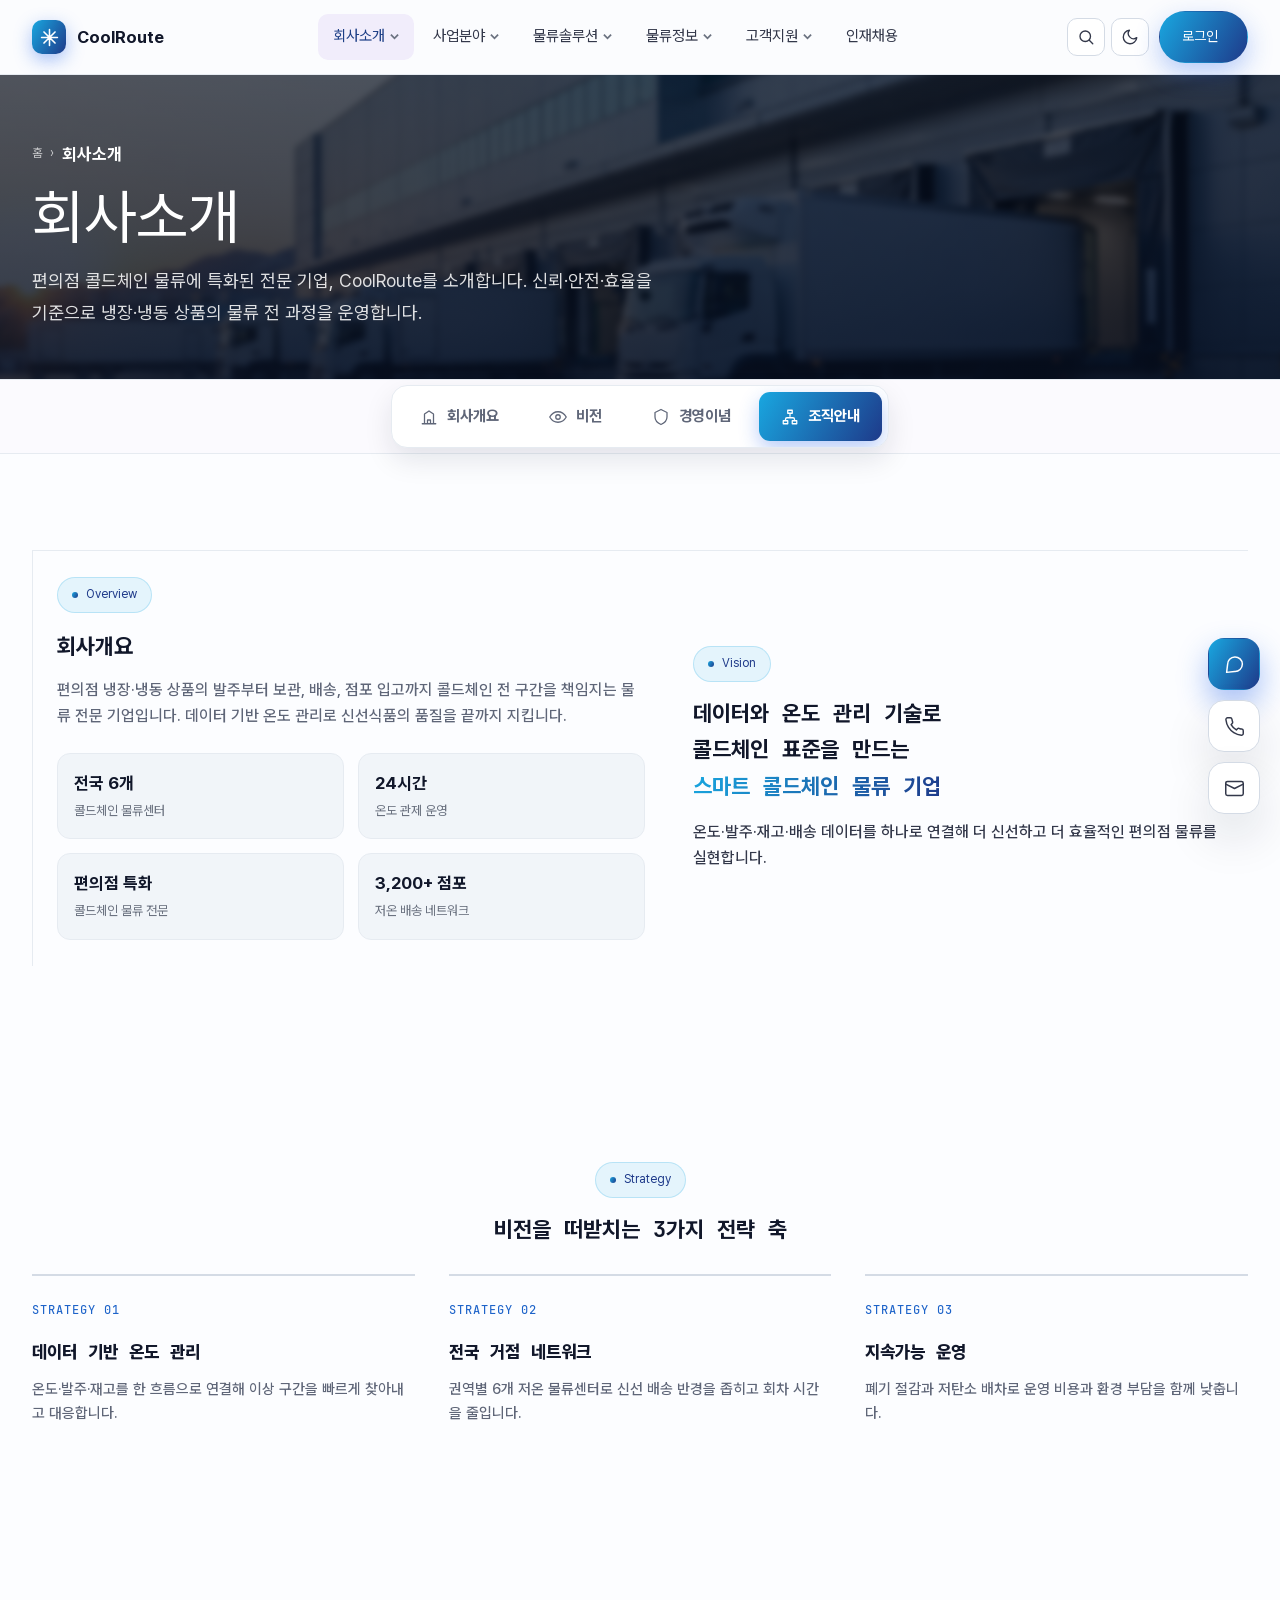
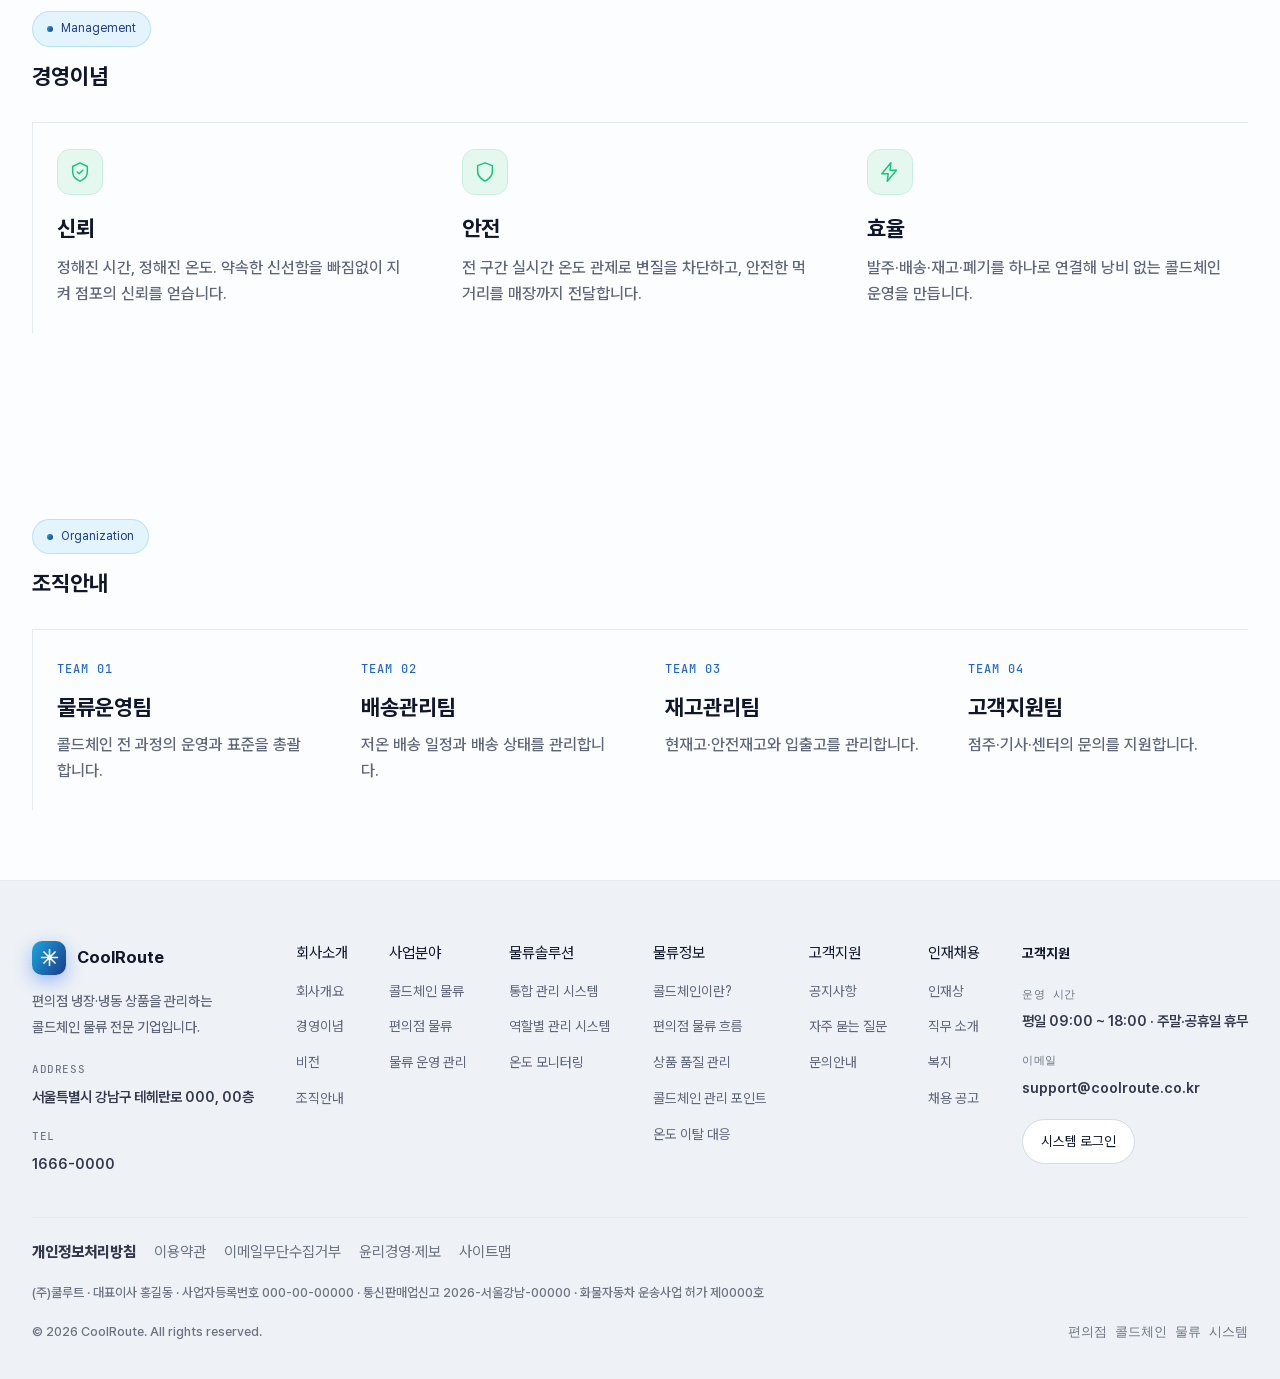
<file: pages/about.html>
<!DOCTYPE html>
<html lang="ko">
<head>
<meta charset="UTF-8">
<meta name="viewport" content="width=device-width, initial-scale=1.0">
<title>회사소개 | CoolRoute</title>
<meta name="description" content="CoolRoute는 편의점 냉장·냉동 상품의 발주·배송·재고를 연결하는 콜드체인 물류 전문기업입니다. 전국 6개 저온 물류센터, 99.8% 온도 준수율, 24시간 온도 관제.">
<meta name="keywords" content="콜드체인,편의점 물류,냉장 배송,냉동 물류,저온 물류,온도 관제,CoolRoute">
<meta name="author" content="CoolRoute">
<meta name="theme-color" content="#2563eb">
<link rel="canonical" href="https://www.coolroute.co.kr/">
<!-- Open Graph -->
<meta property="og:type" content="website">
<meta property="og:site_name" content="CoolRoute">
<meta property="og:locale" content="ko_KR">
<meta property="og:locale:alternate" content="en_US">
<meta property="og:title" content="CoolRoute — 편의점 콜드체인 물류 전문기업">
<meta property="og:description" content="냉장·냉동 상품의 발주·배송·재고를 연결하는 콜드체인 물류. 전국 6개 저온 물류센터, 99.8% 온도 준수율.">
<meta property="og:url" content="https://www.coolroute.co.kr/">
<meta property="og:image" content="https://www.coolroute.co.kr/images/og-cover.png">
<!-- Twitter -->
<meta name="twitter:card" content="summary_large_image">
<meta name="twitter:title" content="CoolRoute — 편의점 콜드체인 물류 전문기업">
<meta name="twitter:description" content="냉장·냉동 상품의 발주·배송·재고를 연결하는 콜드체인 물류 전문기업.">
<meta name="twitter:image" content="https://www.coolroute.co.kr/images/og-cover.png">
<!-- favicon (inline SVG) -->
<link rel="icon" href="data:image/svg+xml,%3Csvg xmlns='http://www.w3.org/2000/svg' viewBox='0 0 24 24'%3E%3Crect width='24' height='24' rx='6' fill='%232563eb'/%3E%3Cpath d='M12 2v20M2 12h20M5 5l14 14M19 5L5 19' stroke='white' stroke-width='2' stroke-linecap='round' fill='none'/%3E%3C/svg%3E">
<link rel="apple-touch-icon" href="data:image/svg+xml,%3Csvg xmlns='http://www.w3.org/2000/svg' viewBox='0 0 24 24'%3E%3Crect width='24' height='24' rx='6' fill='%232563eb'/%3E%3Cpath d='M12 2v20M2 12h20M5 5l14 14M19 5L5 19' stroke='white' stroke-width='2' stroke-linecap='round' fill='none'/%3E%3C/svg%3E">
<!-- PWA manifest (inline) -->
<link rel="manifest" href="data:application/json,%7B%22name%22%3A%22CoolRoute%22%2C%22short_name%22%3A%22CoolRoute%22%2C%22start_url%22%3A%22.%22%2C%22display%22%3A%22standalone%22%2C%22background_color%22%3A%22%23fbfafe%22%2C%22theme_color%22%3A%22%232563eb%22%7D">
<link rel="stylesheet" href="../styles.css">
<!-- JSON-LD: Organization -->
<script type="application/ld+json">
{
  "@context": "https://schema.org",
  "@type": "Organization",
  "name": "CoolRoute",
  "alternateName": "쿨루트",
  "url": "https://www.coolroute.co.kr/",
  "logo": "https://www.coolroute.co.kr/images/logo.png",
  "description": "편의점 냉장·냉동 상품의 발주·배송·재고를 연결하는 콜드체인 물류 전문기업",
  "address": {"@type": "PostalAddress", "addressCountry": "KR", "addressRegion": "서울특별시", "streetAddress": "강남구 테헤란로 000"},
  "contactPoint": {"@type": "ContactPoint", "contactType": "customer support", "email": "support@coolroute.co.kr", "areaServed": "KR", "availableLanguage": ["Korean", "English"]}
}
</script>
</head>
<body>
<a class="skip" href="#app" data-i18n="skip">본문 바로가기</a>
<div class="aurora"></div><div class="grain"></div>

<header><div class="wrap"><nav>
  <a class="brand" href="#home"><span class="mk"><svg viewBox="0 0 24 24"><path d="M12 2v20M2 12h20M5 5l14 14M19 5L5 19"/></svg></span>CoolRoute</a>
  <ul class="menu">
    <li><a href="#about"><span data-i18n="nav.about">회사소개</span> <svg class="cv" viewBox="0 0 10 10"><path d="M1 3l4 4 4-4"/></svg></a>
      <ul class="sub"><li><a href="#about"><i></i>회사개요</a></li><li><a href="#values"><i></i>경영이념</a></li><li><a href="#vision"><i></i>비전</a></li><li><a href="#org"><i></i>조직안내</a></li></ul></li>
    <li><a href="#business"><span data-i18n="nav.business">사업분야</span> <svg class="cv" viewBox="0 0 10 10"><path d="M1 3l4 4 4-4"/></svg></a>
      <ul class="sub"><li><a href="#biz-cold"><i></i>콜드체인 물류</a></li><li><a href="#biz-cvs"><i></i>편의점 물류</a></li><li><a href="#biz-ops"><i></i>물류 운영 관리</a></li></ul></li>
    <li><a href="#solution"><span data-i18n="nav.solution">물류솔루션</span> <svg class="cv" viewBox="0 0 10 10"><path d="M1 3l4 4 4-4"/></svg></a>
      <ul class="sub"><li><a href="#solution"><i></i>통합 관리 시스템</a></li><li><a href="#roles"><i></i>역할별 관리 시스템</a></li><li><a href="#monitor"><i></i>온도 모니터링</a></li></ul></li>
    <li><a href="#info"><span data-i18n="nav.info">물류정보</span> <svg class="cv" viewBox="0 0 10 10"><path d="M1 3l4 4 4-4"/></svg></a>
      <ul class="sub"><li><a href="#info"><i></i>콜드체인이란?</a></li><li><a href="#flow"><i></i>편의점 물류 흐름</a></li><li><a href="#quality"><i></i>상품 품질 관리</a></li></ul></li>
    <li><a href="#support"><span data-i18n="nav.support">고객지원</span> <svg class="cv" viewBox="0 0 10 10"><path d="M1 3l4 4 4-4"/></svg></a>
      <ul class="sub"><li><a href="#support"><i></i>공지사항</a></li><li><a href="#faq"><i></i>자주 묻는 질문</a></li><li><a href="#faq"><i></i>이용안내</a></li><li><a href="#contact"><i></i>문의안내</a></li></ul></li>
    <li><a href="#recruit" data-i18n="nav.recruit">인재채용</a></li>
  </ul>
  <div class="nav-right">
    <div class="nav-tools">
      <button class="icon-btn" id="searchBtn" aria-label="검색" title="검색"><svg viewBox="0 0 24 24"><circle cx="11" cy="11" r="7"/><path d="m21 21-4.3-4.3"/></svg></button>
      <button class="icon-btn" id="themeBtn" aria-label="다크 모드 전환" title="테마"><svg viewBox="0 0 24 24"><path d="M21 12.8A9 9 0 1 1 11.2 3a7 7 0 0 0 9.8 9.8z"/></svg></button>
    </div>
    <div class="login">
      <a href="#" class="pill pill-pri"><span data-i18n="nav.login">로그인</span> <svg class="cv" viewBox="0 0 10 10" style="stroke:#fff"><path d="M1 3l4 4 4-4"/></svg></a>
      <ul class="sub">
        <li><a href="#"><span><span class="role-i"><svg viewBox="0 0 24 24"><path d="M3 21h18M5 21V8l7-5 7 5v13M9 21v-6h6v6"/></svg></span>점주</span><small>STORE</small></a></li>
        <li><a href="#"><span><span class="role-i"><svg viewBox="0 0 24 24"><path d="M1 3h15v13H1zM16 8h4l3 3v5h-7M5.5 18.5a2 2 0 1 0 .1 0M18.5 18.5a2 2 0 1 0 .1 0"/></svg></span>배송기사</span><small>DRIVER</small></a></li>
        <li><a href="#"><span><span class="role-i"><svg viewBox="0 0 24 24"><path d="M3 9l9-6 9 6v11H3zM3 9h18M9 20v-6h6v6"/></svg></span>물류센터</span><small>CENTER</small></a></li>
      </ul>
    </div>
    <button class="burger" id="burger" aria-label="메뉴"><span></span><span></span><span></span></button>
  </div>
</nav></div></header>
<div class="mobile" id="mobile">
  <a href="#home" data-i18n="nav.home">홈</a><a href="#about" data-i18n="nav.about">회사소개</a><a href="#business" data-i18n="nav.business">사업분야</a><a href="#solution" data-i18n="nav.solution">물류솔루션</a><a href="#info" data-i18n="nav.info">물류정보</a><a href="#support" data-i18n="nav.support">고객지원</a><a href="#recruit" data-i18n="nav.recruit">인재채용</a>
  <a href="#" class="pill pill-pri" style="justify-content:center;margin-top:6px" data-i18n="nav.login">로그인</a>
</div>

<main id="app" data-page="about" aria-live="polite">
<div class="page active" id="page-about">
  <section class="pagehero" style="--hero-img:url('../images/company-center.png')"><div class="wrap">
    <div class="crumb"><a href="#home">홈</a> › <b>회사소개</b></div>
    <h1>회사소개</h1>
    <p>편의점 콜드체인 물류에 특화된 전문 기업, CoolRoute를 소개합니다. 신뢰·안전·효율을 기준으로 냉장·냉동 상품의 물류 전 과정을 운영합니다.</p>
  </div></section>
  <nav class="subnav"><div class="wrap">
    <a href="#overview"><svg viewBox="0 0 24 24"><path d="M3 21h18M6 21V8l6-4 6 4v13M10 21v-5h4v5"/></svg>회사개요</a><a href="#vision"><svg viewBox="0 0 24 24"><path d="M1 12s4-7 11-7 11 7 11 7-4 7-11 7S1 12 1 12z"/><circle cx="12" cy="12" r="3"/></svg>비전</a><a href="#values"><svg viewBox="0 0 24 24"><path d="M12 2l8 4v6c0 5-3.5 8-8 10-4.5-2-8-5-8-10V6z"/></svg>경영이념</a><a href="#org"><svg viewBox="0 0 24 24"><path d="M9 3h6v4H9zM3 17h6v4H3zM15 17h6v4h-6zM12 7v4M6 17v-2a2 2 0 0 1 2-2h8a2 2 0 0 1 2 2v2"/></svg>조직안내</a>
  </div></nav>
  <!-- 회사개요 -->
  <section class="pg-sec"><div class="wrap">
    <div class="about-grid reveal">
      <div class="overview" id="overview">
        <div class="eyebrow">Overview</div>
        <h3>회사개요</h3>
        <p>편의점 냉장·냉동 상품의 발주부터 보관, 배송, 점포 입고까지 콜드체인 전 구간을 책임지는 물류 전문 기업입니다. 데이터 기반 온도 관리로 신선식품의 품질을 끝까지 지킵니다.</p>
        <div class="ov-stats">
          <div class="s"><b>전국 6개</b><small>콜드체인 물류센터</small></div>
          <div class="s"><b>24시간</b><small>온도 관제 운영</small></div>
          <div class="s"><b>편의점 특화</b><small>콜드체인 물류 전문</small></div>
          <div class="s"><b>3,200+ 점포</b><small>저온 배송 네트워크</small></div>
        </div>
      </div>
      <div class="vision" id="vision">
        <div class="eyebrow">Vision</div>
        <h3>데이터와 온도 관리 기술로<br>콜드체인 표준을 만드는<br><span class="grad">스마트 콜드체인 물류 기업</span></h3>
        <p>온도·발주·재고·배송 데이터를 하나로 연결해 더 신선하고 더 효율적인 편의점 물류를 실현합니다.</p>
      </div>
    </div>
  </div></section>

  <!-- 전략 -->
  <section class="pg-sec alt"><div class="wrap">
    <div class="subhead center"><div class="eyebrow">Strategy</div><h3>비전을 떠받치는 3가지 전략 축</h3></div>
    <div class="strat reveal">
      <div class="t"><div class="k">STRATEGY 01</div><h4>데이터 기반 온도 관리</h4><p>온도·발주·재고를 한 흐름으로 연결해 이상 구간을 빠르게 찾아내고 대응합니다.</p></div>
      <div class="t" style="animation-delay:.06s"><div class="k">STRATEGY 02</div><h4>전국 거점 네트워크</h4><p>권역별 6개 저온 물류센터로 신선 배송 반경을 좁히고 회차 시간을 줄입니다.</p></div>
      <div class="t" style="animation-delay:.12s"><div class="k">STRATEGY 03</div><h4>지속가능 운영</h4><p>폐기 절감과 저탄소 배차로 운영 비용과 환경 부담을 함께 낮춥니다.</p></div>
    </div>
  </div></section>

  <!-- 경영이념 -->
  <section class="pg-sec"><div class="wrap">
    <div class="subhead stack"><div class="eyebrow">Management</div><h3>경영이념</h3></div>
    <div class="values" id="values">
      <div class="card reveal"><div class="ico"><svg viewBox="0 0 24 24"><path d="M12 2l8 4v6c0 5-3.5 8-8 10-4.5-2-8-5-8-10V6z"/><path d="M9 12l2 2 4-4"/></svg></div><h3>신뢰</h3><p>정해진 시간, 정해진 온도. 약속한 신선함을 빠짐없이 지켜 점포의 신뢰를 얻습니다.</p></div>
      <div class="card reveal" style="animation-delay:.08s"><div class="ico"><svg viewBox="0 0 24 24"><path d="M12 22s8-4 8-10V5l-8-3-8 3v7c0 6 8 10 8 10z"/></svg></div><h3>안전</h3><p>전 구간 실시간 온도 관제로 변질을 차단하고, 안전한 먹거리를 매장까지 전달합니다.</p></div>
      <div class="card reveal" style="animation-delay:.16s"><div class="ico"><svg viewBox="0 0 24 24"><path d="M13 2L3 14h7l-1 8 10-12h-7z"/></svg></div><h3>효율</h3><p>발주·배송·재고·폐기를 하나로 연결해 낭비 없는 콜드체인 운영을 만듭니다.</p></div>
    </div>
  </div></section>

  <!-- 조직안내 -->
  <section class="pg-sec alt"><div class="wrap">
    <div class="subhead stack"><div class="eyebrow">Organization</div><h3>조직안내</h3></div>
    <div class="org" id="org">
      <div class="t reveal"><div class="k">TEAM 01</div><h4>물류운영팀</h4><p>콜드체인 전 과정의 운영과 표준을 총괄합니다.</p></div>
      <div class="t reveal" style="animation-delay:.06s"><div class="k">TEAM 02</div><h4>배송관리팀</h4><p>저온 배송 일정과 배송 상태를 관리합니다.</p></div>
      <div class="t reveal" style="animation-delay:.12s"><div class="k">TEAM 03</div><h4>재고관리팀</h4><p>현재고·안전재고와 입출고를 관리합니다.</p></div>
      <div class="t reveal" style="animation-delay:.18s"><div class="k">TEAM 04</div><h4>고객지원팀</h4><p>점주·기사·센터의 문의를 지원합니다.</p></div>
    </div>
  </div></section>
</div>

<!-- ===================== 사업분야 ===================== -->
</main>

<!-- 플로팅 퀵메뉴 -->
<div class="quickmenu" aria-label="빠른 메뉴">
  <button class="qbtn primary" data-action="consult" aria-label="도입 상담"><span class="qtip" data-i18n="qm.consult">도입 상담</span><svg viewBox="0 0 24 24"><path d="M21 11.5a8.4 8.4 0 0 1-9 8.4L3 21l1.1-9A8.4 8.4 0 1 1 21 11.5z"/></svg></button>
  <a class="qbtn" href="tel:1666-0000" aria-label="전화 문의"><span class="qtip" data-i18n="qm.call">1666-0000</span><svg viewBox="0 0 24 24"><path d="M22 16.9v3a2 2 0 0 1-2.2 2 19.8 19.8 0 0 1-8.6-3 19.5 19.5 0 0 1-6-6 19.8 19.8 0 0 1-3-8.6A2 2 0 0 1 4.1 2h3a2 2 0 0 1 2 1.7c.1 1 .4 1.9.7 2.8a2 2 0 0 1-.5 2.1L8.1 9.9a16 16 0 0 0 6 6l1.3-1.3a2 2 0 0 1 2.1-.4c.9.3 1.8.6 2.8.7a2 2 0 0 1 1.7 2z"/></svg></a>
  <a class="qbtn" href="mailto:support@coolroute.co.kr" aria-label="이메일 문의"><span class="qtip" data-i18n="qm.mail">이메일 문의</span><svg viewBox="0 0 24 24"><rect x="2" y="4" width="20" height="16" rx="2"/><path d="m22 7-10 5L2 7"/></svg></a>
  <button class="qbtn" id="toTop" aria-label="맨 위로"><span class="qtip" data-i18n="qm.top">맨 위로</span><svg viewBox="0 0 24 24"><path d="M12 19V5M5 12l7-7 7 7"/></svg></button>
</div>

<!-- 도입 상담 모달 -->
<div class="modal" id="consultModal" role="dialog" aria-modal="true" aria-labelledby="cm-title">
  <div class="modal-card">
    <div class="modal-top">
      <div><h3 id="cm-title" data-i18n="form.title">도입 상담 신청</h3><p class="sub-t" data-i18n="form.sub">점포망과 온도대에 맞는 도입 범위를 안내해 드립니다. 영업일 기준 1일 내 회신.</p></div>
      <button class="modal-x" id="modalClose" aria-label="닫기"><svg viewBox="0 0 24 24"><path d="M18 6 6 18M6 6l12 12"/></svg></button>
    </div>
    <form id="consultForm" novalidate>
      <div class="form-fields">
        <div class="field-row">
          <div class="field"><label data-i18n="form.company">회사·브랜드명 <span class="req">*</span></label><input name="company" required><div class="err" data-i18n="form.err">필수 항목입니다</div></div>
          <div class="field"><label data-i18n="form.name">담당자명 <span class="req">*</span></label><input name="name" required><div class="err" data-i18n="form.err">필수 항목입니다</div></div>
        </div>
        <div class="field-row">
          <div class="field"><label data-i18n="form.phone">연락처 <span class="req">*</span></label><input name="phone" inputmode="tel" required placeholder="010-0000-0000"><div class="err" data-i18n="form.errp">올바른 연락처를 입력하세요</div></div>
          <div class="field"><label data-i18n="form.stores">점포 수</label><input name="stores" inputmode="numeric" placeholder="예: 50"></div>
        </div>
        <div class="field"><label data-i18n="form.zone">관심 온도대</label><select name="zone"><option value="" data-i18n="form.zsel">선택하세요</option><option data-i18n="form.z1">상온</option><option data-i18n="form.z2">냉장 (0~10℃)</option><option data-i18n="form.z3">냉동 (-18℃↓)</option><option data-i18n="form.z4">혼합 (멀티존)</option></select></div>
        <div class="field"><label data-i18n="form.msg">문의 내용</label><textarea name="message" data-i18n-ph="form.msgph" placeholder="도입 범위, 권역, 희망 일정 등을 적어주세요."></textarea></div>
        <label class="form-consent"><input type="checkbox" name="consent" required><span data-i18n="form.consent">(필수) 상담을 위한 개인정보 수집·이용에 동의합니다.</span></label>
        <div class="form-actions"><button type="submit" class="pill pill-pri" data-i18n="form.submit">상담 신청하기 →</button></div>
      </div>
      <div class="form-ok" id="formOk">
        <div class="ok-i"><svg viewBox="0 0 24 24"><path d="M4 12l5 5L20 6"/></svg></div>
        <h3 data-i18n="form.okt">상담 신청이 접수되었습니다</h3>
        <p data-i18n="form.okp">담당자가 영업일 기준 1일 내 연락드리겠습니다. 감사합니다.</p>
      </div>
    </form>
  </div>
</div>

<!-- 통합 검색 오버레이 -->
<div class="search-overlay" id="searchOverlay" role="dialog" aria-modal="true" aria-label="사이트 검색">
  <div class="search-box">
    <div class="sh"><svg viewBox="0 0 24 24"><circle cx="11" cy="11" r="7"/><path d="m21 21-4.3-4.3"/></svg><input id="searchInput" type="text" data-i18n-ph="search.ph" placeholder="메뉴·섹션 검색 (예: 온도, 채용, 콜드체인)" aria-label="검색어"><kbd>ESC</kbd></div>
    <div class="search-results" id="searchResults"></div>
  </div>
</div>

<footer><div class="wrap">
  <div class="foot">
    <div class="b">
      <a class="brand" href="#home"><span class="mk"><svg viewBox="0 0 24 24"><path d="M12 2v20M2 12h20M5 5l14 14M19 5L5 19"/></svg></span>CoolRoute</a>
      <p data-i18n="foot.about">편의점 냉장·냉동 상품을 관리하는<br>콜드체인 물류 전문 기업입니다.</p>
      <div class="fcontact" style="margin-top:16px">
        <div class="r"><span class="k">ADDRESS</span><span class="v">서울특별시 강남구 테헤란로 000, 00층</span></div>
        <div class="r"><span class="k">TEL</span><span class="v">1666-0000</span></div>
      </div>
    </div>
    <div class="fmenu">
      <div class="fcol">
        <h5><a href="#about" data-i18n="nav.about">회사소개</a></h5>
        <ul>
          <li><a href="#about">회사개요</a></li>
          <li><a href="#values">경영이념</a></li>
          <li><a href="#vision">비전</a></li>
          <li><a href="#org">조직안내</a></li>
        </ul>
      </div>
      <div class="fcol">
        <h5><a href="#business" data-i18n="nav.business">사업분야</a></h5>
        <ul>
          <li><a href="#biz-cold">콜드체인 물류</a></li>
          <li><a href="#biz-cvs">편의점 물류</a></li>
          <li><a href="#biz-ops">물류 운영 관리</a></li>
        </ul>
      </div>
      <div class="fcol">
        <h5><a href="#solution" data-i18n="nav.solution">물류솔루션</a></h5>
        <ul>
          <li><a href="#solution">통합 관리 시스템</a></li>
          <li><a href="#roles">역할별 관리 시스템</a></li>
          <li><a href="#monitor">온도 모니터링</a></li>
        </ul>
      </div>
      <div class="fcol">
        <h5><a href="#info" data-i18n="nav.info">물류정보</a></h5>
        <ul>
          <li><a href="#info">콜드체인이란?</a></li>
          <li><a href="#flow">편의점 물류 흐름</a></li>
          <li><a href="#quality">상품 품질 관리</a></li>
          <li><a href="#coldpoint">콜드체인 관리 포인트</a></li>
          <li><a href="#quality-proof">온도 이탈 대응</a></li>
        </ul>
      </div>
      <div class="fcol">
        <h5><a href="#support" data-i18n="nav.support">고객지원</a></h5>
        <ul>
          <li><a href="#support">공지사항</a></li>
          <li><a href="#faq">자주 묻는 질문</a></li>
          <li><a href="#contact">문의안내</a></li>
        </ul>
      </div>
      <div class="fcol">
        <h5><a href="#recruit" data-i18n="nav.recruit">인재채용</a></h5>
        <ul>
          <li><a href="#recruit">인재상</a></li>
          <li><a href="#rc-jobs">직무 소개</a></li>
          <li><a href="#rc-benefit">복지</a></li>
          <li><a href="#rc-open">채용 공고</a></li>
        </ul>
      </div>
    </div>
    <div><h5 data-i18n="foot.support">고객지원</h5>
      <div class="fcontact">
        <div class="r"><span class="k" data-i18n="foot.hours">운영 시간</span><span class="v">평일 09:00 ~ 18:00 · 주말·공휴일 휴무</span></div>
        <div class="r"><span class="k">이메일</span><span class="v">support@coolroute.co.kr</span></div>
      </div>
      <a href="#" class="pill pill-ghost" style="margin-top:18px;padding:9px 18px;font-size:.86rem" data-i18n="foot.login">시스템 로그인</a>
    </div>
  </div>
  <div class="fbar" style="flex-direction:column;align-items:stretch;gap:14px">
    <div style="display:flex;flex-wrap:wrap;gap:18px;align-items:center">
      <a href="#" style="font-weight:800;color:var(--soft)" data-i18n="foot.privacy">개인정보처리방침</a>
      <a href="#" data-i18n="foot.terms">이용약관</a>
      <a href="#" data-i18n="foot.noemail">이메일무단수집거부</a>
      <a href="#" data-i18n="foot.ethics">윤리경영·제보</a>
      <a href="#about" data-i18n="foot.sitemap">사이트맵</a>
    </div>
    <div style="color:var(--dim)"><span data-i18n="foot.biz">(주)쿨루트 · 대표이사 홍길동 · 사업자등록번호 000-00-00000 · 통신판매업신고 2026-서울강남-00000 · 화물자동차 운송사업 허가 제0000호</span></div>
    <div style="display:flex;justify-content:space-between;flex-wrap:wrap;gap:10px">
      <span>© 2026 CoolRoute. All rights reserved.</span>
      <span class="mono" data-i18n="foot.tag">편의점 콜드체인 물류 시스템</span>
    </div>
  </div>
</div></footer>

<script src="../images/kr-map-data.js"></script>
<script>
  const PAGE_FRAGMENTS=[
    'home','about','business','solution','info','support','recruit'
  ].map(id=>({id,src:`pages/${id}.html`}));

  async function loadPageFragments(){
    const app=document.getElementById('app');
    if(!app||app.querySelector('.page'))return true;
    try{
      const html=await Promise.all(PAGE_FRAGMENTS.map(async page=>{
        const res=await fetch(page.src,{cache:'no-cache'});
        if(!res.ok)throw new Error(`${page.src} (${res.status})`);
        const text=await res.text();
        const doc=new DOMParser().parseFromString(text,'text/html');
        const pageNode=doc.querySelector('.page');
        return pageNode?pageNode.outerHTML:text;
      }));
      app.innerHTML=html.join('\n');
      return true;
    }catch(err){
      console.error('Page fragments failed to load:',err);
      app.innerHTML='<section class="pg-sec"><div class="wrap"><div class="head"><h2>콘텐츠를 불러오지 못했습니다</h2><p>정적 서버에서 다시 열어주세요.</p></div></div></section>';
      return false;
    }
  }

  (async function boot(){
  const pagesReady=await loadPageFragments();
  if(!pagesReady)return;

  // 모바일 메뉴
  const b=document.getElementById('burger'),m=document.getElementById('mobile');
  b.addEventListener('click',()=>m.classList.toggle('open'));
  m.querySelectorAll('a').forEach(a=>a.addEventListener('click',()=>m.classList.remove('open')));

  // 사업분야 탭 (+ ARIA)
  const tabs=[...document.querySelectorAll('.tab')],panels=[...document.querySelectorAll('.tabpanel')];
  tabs.forEach(t=>{t.setAttribute('role','tab');t.id='tab-'+t.dataset.tab;t.setAttribute('aria-controls','biz-'+t.dataset.tab);});
  panels.forEach(p=>{p.setAttribute('role','tabpanel');p.setAttribute('aria-labelledby','tab-'+p.dataset.panel);});
  function act(k){
    tabs.forEach(t=>{const on=t.dataset.tab===k;t.classList.toggle('on',on);t.setAttribute('aria-selected',on);t.tabIndex=on?0:-1;});
    panels.forEach(p=>p.classList.toggle('on',p.dataset.panel===k));
  }
  tabs.forEach(t=>t.addEventListener('click',()=>act(t.dataset.tab)));

  // 다중 페이지 라우터 (+ 스크롤 복원)
  const app=document.getElementById('app');
  const standalonePage=app?app.dataset.page||'':'';
  const pages=[...document.querySelectorAll('.page')];
  const navlinks=[...document.querySelectorAll('.menu>li>a')];
  const pageOf={home:'home',top:'home','':'home',
    about:'about',values:'about',vision:'about',org:'about',
    business:'business','biz-cold':'business','biz-cvs':'business','biz-ops':'business',
    solution:'solution',roles:'solution',monitor:'solution',
    info:'info',flow:'info',quality:'info','coldpoint':'info','quality-proof':'info',
    support:'support',faq:'support',contact:'support',
    recruit:'recruit','rc-jobs':'recruit','rc-benefit':'recruit','rc-open':'recruit'};
  const rootHashes=['home','top','','about','business','solution','info','support','recruit'];
  let currentPage=standalonePage||'home';const scrollMem={};

  function showPage(id){
    pages.forEach(p=>p.classList.toggle('active',p.id==='page-'+id));
    navlinks.forEach(a=>{const h=a.getAttribute('href').slice(1);a.classList.toggle('current',pageOf[h]===id&&id!=='home');});
    const active=document.querySelector('#page-'+id+' .subnav');
    if(active){const links=[...active.querySelectorAll('a')];links.forEach((a,i)=>a.classList.toggle('on',i===0));}
    currentPage=id;
  }
  function route(){
    if(currentPage) scrollMem[currentPage]=window.scrollY;
    const h=location.hash.slice(1);
    const id=h?(pageOf[h]!==undefined?pageOf[h]:(standalonePage||'home')):(standalonePage||'home');
    if(standalonePage&&id!==standalonePage){
      location.href=id+'.html'+(location.hash||('#'+id));
      return;
    }
    showPage(id);
    if(h==='biz-cold'||h==='biz-cvs'||h==='biz-ops') act({'biz-cold':'cold','biz-cvs':'cvs','biz-ops':'ops'}[h]);
    if(h && !rootHashes.includes(h)){
      const el=document.getElementById(h);
      if(el){requestAnimationFrame(()=>el.scrollIntoView({behavior:'smooth',block:'start'}));return;}
    }
    const y=scrollMem[id]||0;
    requestAnimationFrame(()=>window.scrollTo({top:y,behavior:y?'auto':'smooth'}));
  }
  window.addEventListener('hashchange',route);
  window.addEventListener('scroll',()=>{scrollMem[currentPage]=window.scrollY;},{passive:true});

  // 스크롤스파이 (서브내비 현재 섹션 동기화)
  const spyMap={};
  document.querySelectorAll('.subnav a').forEach(a=>{const id=a.getAttribute('href').slice(1);(spyMap[id]=spyMap[id]||[]).push(a);});
  const spy=new IntersectionObserver(es=>{
    es.forEach(en=>{
      if(!en.isIntersecting)return;
      const links=spyMap[en.target.id];if(!links)return;
      links.forEach(a=>{const wrap=a.closest('.subnav');if(wrap)wrap.querySelectorAll('a').forEach(x=>x.classList.remove('on'));a.classList.add('on');});
    });
  },{rootMargin:'-45% 0px -50% 0px',threshold:0});
  Object.keys(spyMap).forEach(id=>{const el=document.getElementById(id);if(el)spy.observe(el);});

  // 숫자 카운터
  const fmt=n=>{const s=Number.isInteger(n)?n.toString():n.toFixed(1);return s.replace(/\B(?=(\d{3})+(?!\d))/g,',');};
  document.querySelectorAll('[data-count]').forEach(el=>{el.textContent=fmt(parseFloat(el.dataset.count))+(el.dataset.suffix||'');});

  // 테마 (다크/라이트)
  const themeBtn=document.getElementById('themeBtn');
  const setTheme=t=>{document.documentElement.setAttribute('data-theme',t);try{localStorage.setItem('cr-theme',t);}catch(e){}themeBtn.setAttribute('aria-pressed',t==='dark');};
  const qp=new URLSearchParams(location.search);
  let savedTheme='light';try{savedTheme=qp.get('theme')||localStorage.getItem('cr-theme')||'light';}catch(e){}
  setTheme(savedTheme);
  themeBtn.addEventListener('click',()=>setTheme(document.documentElement.getAttribute('data-theme')==='dark'?'light':'dark'));

  // 다국어 (KO / EN)
  const I18N={en:{
    'skip':'Skip to content',
    'nav.home':'Home','nav.about':'About','nav.business':'Business','nav.solution':'Solutions','nav.info':'Resources','nav.support':'Support','nav.recruit':'Careers','nav.login':'Login',
    'hero.chip':'Convenience-store cold chain logistics specialist','hero.h1a':'Convenience-store cold chain logistics','hero.h1b':'safer and faster',
    'hero.lead':'CoolRoute connects ordering, delivery and inventory of chilled and frozen goods as a cold chain logistics specialist.',
    'hero.cta1':'View business →','hero.cta2':'Request consultation','ops.1t':'Onboarding','ops.1d':'New store / brand logistics inquiry',
    'trust.1':'Connected stores','trust.2':'Temp compliance','trust.3':'Logistics centers','trust.4':'Temp control','trust.note':'* As of 2026.06 · internal operations data','console.foot':'* Illustrative operations view',
    'sc.h2':'Holding the temperature on the move —<br>the convenience-store cold chain network','sc.p':'From dispatch to store arrival, we run fresh logistics that never loses temperature across every segment.',
    'cert.cap':'Certified · Standards','cert.1':'Food safety certification','cert.2':'Quality management','cert.3':'Food safety management','cert.4b':'Cold Chain Standard','cert.4':'Constant-temp protocol','marq.cap':'Trusted by convenience-store brands nationwide',
    'map.h':'Nationwide cold chain network','map.p':'Six regional constant-temp centers handle fresh delivery across the national store network.',
    'map.1':'Seoul·Gyeonggi chilled picking · night routes','map.2':'Gangwon trunk relay · constant temp','map.3':'Central branching · rapid re-route','map.4':'Frozen meals·ice cream low-temp storage','map.5':'Honam dispatch · mixed-region handling','map.6':'Island shipment logs in one report',
    'esg.h':'Sustainability (ESG)','esg.p':'We manage cold chain energy, food waste and safety data to deliver on environmental and social responsibility.',
    'esg.e':'Low-carbon transport','esg.ed':'Route optimization and constant-temp efficiency cut transport-stage carbon emissions.','esg.es1':'Routing CO₂↓',
    'esg.s':'Food waste reduction','esg.sd':'We sort and reallocate near-expiry goods to lower disposal loss and food waste.','esg.ss1':'Disposal cut',
    'esg.g':'Transparent temp records','esg.gd':'Full-route temperature history is stored as per-trip reports and disclosed transparently.','esg.gs1':'Temp compliance',
    'cta.h':'Start your convenience-store cold chain<br>logistics with CoolRoute','cta.p':'Check center regions, temperature zones and delivery cycles, then discuss the right scope for your store network.','cta.b1':'Request consultation →','cta.b2':'Existing customer login',
    'qm.consult':'Consultation','qm.call':'1666-0000','qm.mail':'Email us','qm.top':'Back to top',
    'form.title':'Request a consultation','form.sub':"We'll advise the right scope for your network. Reply within 1 business day.",'form.company':'Company / brand','form.name':'Contact name','form.phone':'Phone','form.stores':'Stores','form.zone':'Temperature zone','form.zsel':'Select','form.z1':'Ambient','form.z2':'Chilled (0~10℃)','form.z3':'Frozen (-18℃↓)','form.z4':'Mixed (multi-zone)','form.msg':'Message','form.msgph':'Tell us about scope, region, preferred schedule.','form.consent':'(Required) I agree to the collection and use of personal data for consultation.','form.submit':'Submit request →','form.err':'This field is required','form.errp':'Enter a valid phone number','form.okt':'Your request has been received','form.okp':'Our team will contact you within 1 business day. Thank you.',
    'search.ph':'Search menus · sections (e.g. temperature, careers)',
    'foot.about':'A cold chain logistics specialist managing<br>convenience-store chilled and frozen goods.','foot.menu':'Main menu','foot.support':'Support','foot.hours':'Hours','foot.login':'System login','foot.privacy':'Privacy Policy','foot.terms':'Terms of Use','foot.noemail':'No Email Collection','foot.ethics':'Ethics · Report','foot.sitemap':'Sitemap','foot.biz':'CoolRoute Inc. · CEO Hong Gil-dong · Biz Reg. 000-00-00000 · Mail-order 2026-Seoul Gangnam-00000 · Freight license No.0000','foot.tag':'Convenience-store cold chain logistics system',
    'rc.h1':'Careers','rc.p':'People who protect freshness to the very end. Grow with CoolRoute.','rc.n1':'Talent','rc.n2':'Jobs','rc.n3':'Benefits','rc.n4':'Openings','rc.talent':'Our talent','rc.t1':'Responsibility','rc.t1d':'Keeps the promised temperature and timing to the end.','rc.t2':'Execution','rc.t2d':'Spots field issues fast and acts immediately.','rc.t3':'Data thinking','rc.t3d':'Judges and improves with numbers and history.','rc.jobs':'Jobs','rc.j1':'Logistics operations','rc.j1d':'Manage constant-temp shipping, dispatch and routes.','rc.j2':'Constant-temp delivery','rc.j2d':'Deliver to stores with chilled/frozen vehicles.','rc.j3':'System development','rc.j3d':'Build control, ordering and delivery platforms.','rc.j4':'Logistics planning','rc.j4d':'Network design and data analysis.','rc.benefit':'Benefits','rc.b1':'Flexible work','rc.b1d':'Flexible and shift-compensation schemes by role.','rc.b2':'Health · safety','rc.b2d':'Regular checkups and on-site safety equipment.','rc.b3':'Growth support','rc.b3d':'Certification·education costs and internal mobility.','rc.open':'Check our open positions now','rc.opend':"We're hiring across operations, delivery, development and planning.",'rc.apply':'Apply / inquire →'
  }};
  const i18nEls=[...document.querySelectorAll('[data-i18n]')];
  i18nEls.forEach(el=>el.dataset.ko=el.innerHTML);
  const i18nPh=[...document.querySelectorAll('[data-i18n-ph]')];
  i18nPh.forEach(el=>el.dataset.koPh=el.getAttribute('placeholder')||'');
  const langBtn=document.getElementById('langBtn');
  function applyLang(lang){
    const en=lang==='en';
    i18nEls.forEach(el=>{const k=el.dataset.i18n;const v=en?(I18N.en[k]):el.dataset.ko;if(v!=null)el.innerHTML=v;});
    i18nPh.forEach(el=>{const k=el.dataset.i18nPh;const v=en?(I18N.en[k]):el.dataset.koPh;if(v!=null)el.setAttribute('placeholder',v);});
    document.documentElement.lang=en?'en':'ko';
    if(langBtn)langBtn.querySelector('b').textContent=en?'KO':'EN';
    buildSearchIndex();
    try{localStorage.setItem('cr-lang',lang);}catch(e){}
  }
  let savedLang='ko';try{savedLang=qp.get('lang')||localStorage.getItem('cr-lang')||'ko';}catch(e){}
  if(langBtn)langBtn.addEventListener('click',()=>applyLang(document.documentElement.lang==='en'?'ko':'en'));

  // 플로팅 퀵메뉴 / 맨위로
  const toTop=document.getElementById('toTop');
  window.addEventListener('scroll',()=>{toTop.classList.toggle('show',window.scrollY>400);},{passive:true});
  toTop.addEventListener('click',()=>window.scrollTo({top:0,behavior:'smooth'}));

  // 도입 상담 모달
  const modal=document.getElementById('consultModal'),form=document.getElementById('consultForm'),formOk=document.getElementById('formOk');
  let lastFocus=null;
  function openModal(){lastFocus=document.activeElement;modal.classList.add('open');document.body.style.overflow='hidden';const f=modal.querySelector('input,select,textarea');if(f)setTimeout(()=>f.focus(),50);}
  function closeModal(){modal.classList.remove('open');document.body.style.overflow='';form.reset();form.querySelector('.form-fields').style.display='';formOk.classList.remove('show');form.querySelectorAll('.field').forEach(f=>f.classList.remove('invalid'));if(lastFocus)lastFocus.focus();}
  document.querySelectorAll('[data-action="consult"]').forEach(el=>el.addEventListener('click',e=>{e.preventDefault();openModal();}));
  document.getElementById('modalClose').addEventListener('click',closeModal);
  modal.addEventListener('click',e=>{if(e.target===modal)closeModal();});
  form.addEventListener('submit',e=>{
    e.preventDefault();let ok=true;
    form.querySelectorAll('[required]').forEach(inp=>{
      const field=inp.closest('.field');let bad=!inp.value.trim();
      if(inp.name==='phone'&&inp.value.trim()&&!/[0-9][0-9\-\s]{7,}/.test(inp.value))bad=true;
      if(inp.type==='checkbox')bad=!inp.checked;
      if(field)field.classList.toggle('invalid',bad);
      if(bad)ok=false;
    });
    if(!ok)return;
    form.querySelector('.form-fields').style.display='none';formOk.classList.add('show');
  });

  // 통합 검색
  const searchBtn=document.getElementById('searchBtn'),searchOverlay=document.getElementById('searchOverlay'),searchInput=document.getElementById('searchInput'),searchResults=document.getElementById('searchResults');
  let SEARCH_IDX=[];
  function buildSearchIndex(){
    const en=document.documentElement.lang==='en';
    const items=[
      ['nav.about','#about'],['nav.business','#business'],['nav.solution','#solution'],['nav.info','#info'],['nav.support','#support'],['nav.recruit','#recruit'],
      ['map.h','#network'],['esg.h','#'],['cert.cap','#'],
      ['콜드체인 물류|Cold chain logistics','#biz-cold'],['편의점 물류|Convenience-store logistics','#biz-cvs'],['물류 운영 관리|Operations management','#biz-ops'],
      ['온도 모니터링|Temperature monitoring','#monitor'],['역할별 관리|Role system','#roles'],['콜드체인이란|What is cold chain','#info'],['물류 흐름|Logistics flow','#flow'],['상품 품질 관리|Quality management','#quality'],
      ['공지사항|Notices','#support'],['자주 묻는 질문|FAQ','#faq'],['문의안내|Contact','#contact'],['도입 상담|Consultation','#'],['개인정보처리방침|Privacy policy','#']
    ];
    SEARCH_IDX=items.map(([label,hash])=>{
      let txt=label.includes('|')?(en?label.split('|')[1]:label.split('|')[0]):(I18N.en[label]&&en?I18N.en[label]:(document.querySelector('[data-i18n="'+label+'"]')?document.querySelector('[data-i18n="'+label+'"]').textContent:label));
      return {label:txt,hash};
    });
  }
  function renderSearch(q){
    const list=SEARCH_IDX.filter(it=>it.label.toLowerCase().includes(q.toLowerCase()));
    if(!list.length){searchResults.innerHTML='<div class="none">검색 결과가 없습니다 / No results</div>';return;}
    searchResults.innerHTML=list.map((it,i)=>'<a href="'+it.hash+'" class="'+(i===0?'sel':'')+'">'+it.label+'<small>'+it.hash+'</small></a>').join('');
  }
  function openSearch(){buildSearchIndex();searchOverlay.classList.add('open');document.body.style.overflow='hidden';searchInput.value='';renderSearch('');setTimeout(()=>searchInput.focus(),50);}
  function closeSearch(){searchOverlay.classList.remove('open');document.body.style.overflow='';}
  searchBtn.addEventListener('click',openSearch);
  searchOverlay.addEventListener('click',e=>{if(e.target===searchOverlay)closeSearch();});
  searchInput.addEventListener('input',()=>renderSearch(searchInput.value));
  searchInput.addEventListener('keydown',e=>{
    if(e.key==='Enter'){const sel=searchResults.querySelector('a.sel')||searchResults.querySelector('a');if(sel){const h=sel.getAttribute('href');closeSearch();if(h!=='#')location.hash=h;}}
  });
  searchResults.addEventListener('click',e=>{const a=e.target.closest('a');if(a){const h=a.getAttribute('href');closeSearch();if(h==='#')e.preventDefault();}});
  document.addEventListener('keydown',e=>{
    if(e.key==='Escape'){if(searchOverlay.classList.contains('open'))closeSearch();if(modal.classList.contains('open'))closeModal();}
    if((e.ctrlKey||e.metaKey)&&e.key==='k'){e.preventDefault();openSearch();}
  });

  // 플레이스홀더 링크(#)는 페이지 이동 방지
  document.querySelectorAll('a[href="#"]').forEach(a=>a.addEventListener('click',e=>{if(!a.dataset.action)e.preventDefault();}));

  // 전국 네트워크 지도 렌더 (행정구역 GeoJSON 투영 데이터)
  (function(){
    const box=document.getElementById('krMap');
    if(!box||!window.KR_MAP)return;
    const M=window.KR_MAP,NS='http://www.w3.org/2000/svg';
    const svg=document.createElementNS(NS,'svg');
    svg.setAttribute('viewBox',M.viewBox);svg.setAttribute('role','img');
    // 수도권 마커를 수원~곤지암 사이(남동 경기)로 이동
    M.cities[0]={...M.cities[0],x:166,y:252};
    const labels=['수도권 메인 허브','강원 거점','충청 크로스도크','영남 냉동 거점','호남 물류','제주 연계망'];
    const cityPts=M.cities.map(c=>[c.x,c.y]);
    const lands=[],dots=[],labelsEl=[],mrows=[...document.querySelectorAll('.map-list .mrow')];
    function nearest(cx,cy){let b=0,bd=Infinity;cityPts.forEach((p,r)=>{const dx=p[0]-cx,dy=p[1]-cy,d=dx*dx+dy*dy;if(d<bd){bd=d;b=r;}});return b;}
    function select(i){
      lands.forEach(L=>L.el.classList.toggle('active',L.r===i));
      labelsEl.forEach((t,j)=>t.classList.toggle('active',j===i));
      mrows.forEach((m,j)=>m.classList.toggle('active',j===i));
      dots.forEach((d,j)=>d.classList.toggle('active',j===i));
    }
    M.paths.forEach(d=>{
      const p=document.createElementNS(NS,'path');p.setAttribute('d',d);p.setAttribute('class','kr-land');
      const nums=(d.match(/-?\d+\.?\d*/g)||[]).map(Number);let sx=0,sy=0,n=0;
      for(let k=0;k+1<nums.length;k+=2){sx+=nums[k];sy+=nums[k+1];n++;}
      const r=n?nearest(sx/n,sy/n):0;p.dataset.r=r;p.style.cursor='pointer';
      p.addEventListener('click',()=>select(r));
      svg.appendChild(p);lands.push({el:p,r});
    });
    M.cities.forEach((c,i)=>{
      const ping=document.createElementNS(NS,'circle');ping.setAttribute('cx',c.x);ping.setAttribute('cy',c.y);ping.setAttribute('r',7);ping.setAttribute('class','ping');ping.style.animationDelay=(i*0.35)+'s';svg.appendChild(ping);
      const dot=document.createElementNS(NS,'circle');dot.setAttribute('cx',c.x);dot.setAttribute('cy',c.y);dot.setAttribute('r',6.5);dot.setAttribute('class','dot');dot.style.cursor='pointer';
      const ti=document.createElementNS(NS,'title');ti.textContent=labels[i];dot.appendChild(ti);svg.appendChild(dot);dots.push(dot);
      const tx=document.createElementNS(NS,'text');const right=c.x>300;tx.setAttribute('x',right?c.x-12:c.x+12);tx.setAttribute('y',+c.y+5);tx.setAttribute('class','lbl-txt');if(right)tx.setAttribute('text-anchor','end');tx.textContent=c.n;tx.style.cursor='pointer';svg.appendChild(tx);labelsEl.push(tx);
      [dot,ping,tx].forEach(el=>el.addEventListener('click',()=>select(i)));
    });
    box.appendChild(svg);
    mrows.forEach((m,i)=>{m.style.cursor='pointer';m.addEventListener('click',()=>select(i));});
  })();

  // 초기화
  applyLang(savedLang);
  route();
  document.dispatchEvent(new Event('coolroute:pages-ready'));
  })();
</script>
<script>
/* 히어로 이미지 슬라이더 (10초 자동 전환) */
document.addEventListener('coolroute:pages-ready',function(){
  var hero=document.querySelector('.showcase');
  if(!hero)return;
  var slider=hero.querySelector('.hero-slider');
  if(!slider)return;
  var slides=[].slice.call(slider.querySelectorAll('.hero-slide'));
  if(slides.length<2)return;
  var reduce=window.matchMedia&&window.matchMedia('(prefers-reduced-motion: reduce)').matches;
  if(reduce)return;
  var i=0,delay=parseInt(slider.getAttribute('data-autoplay'),10)||10000;
  setInterval(function(){
    slides[i].classList.remove('is-active');
    i=(i+1)%slides.length;
    slides[i].classList.add('is-active');
  },delay);
});
</script>
</body></html>
</file>
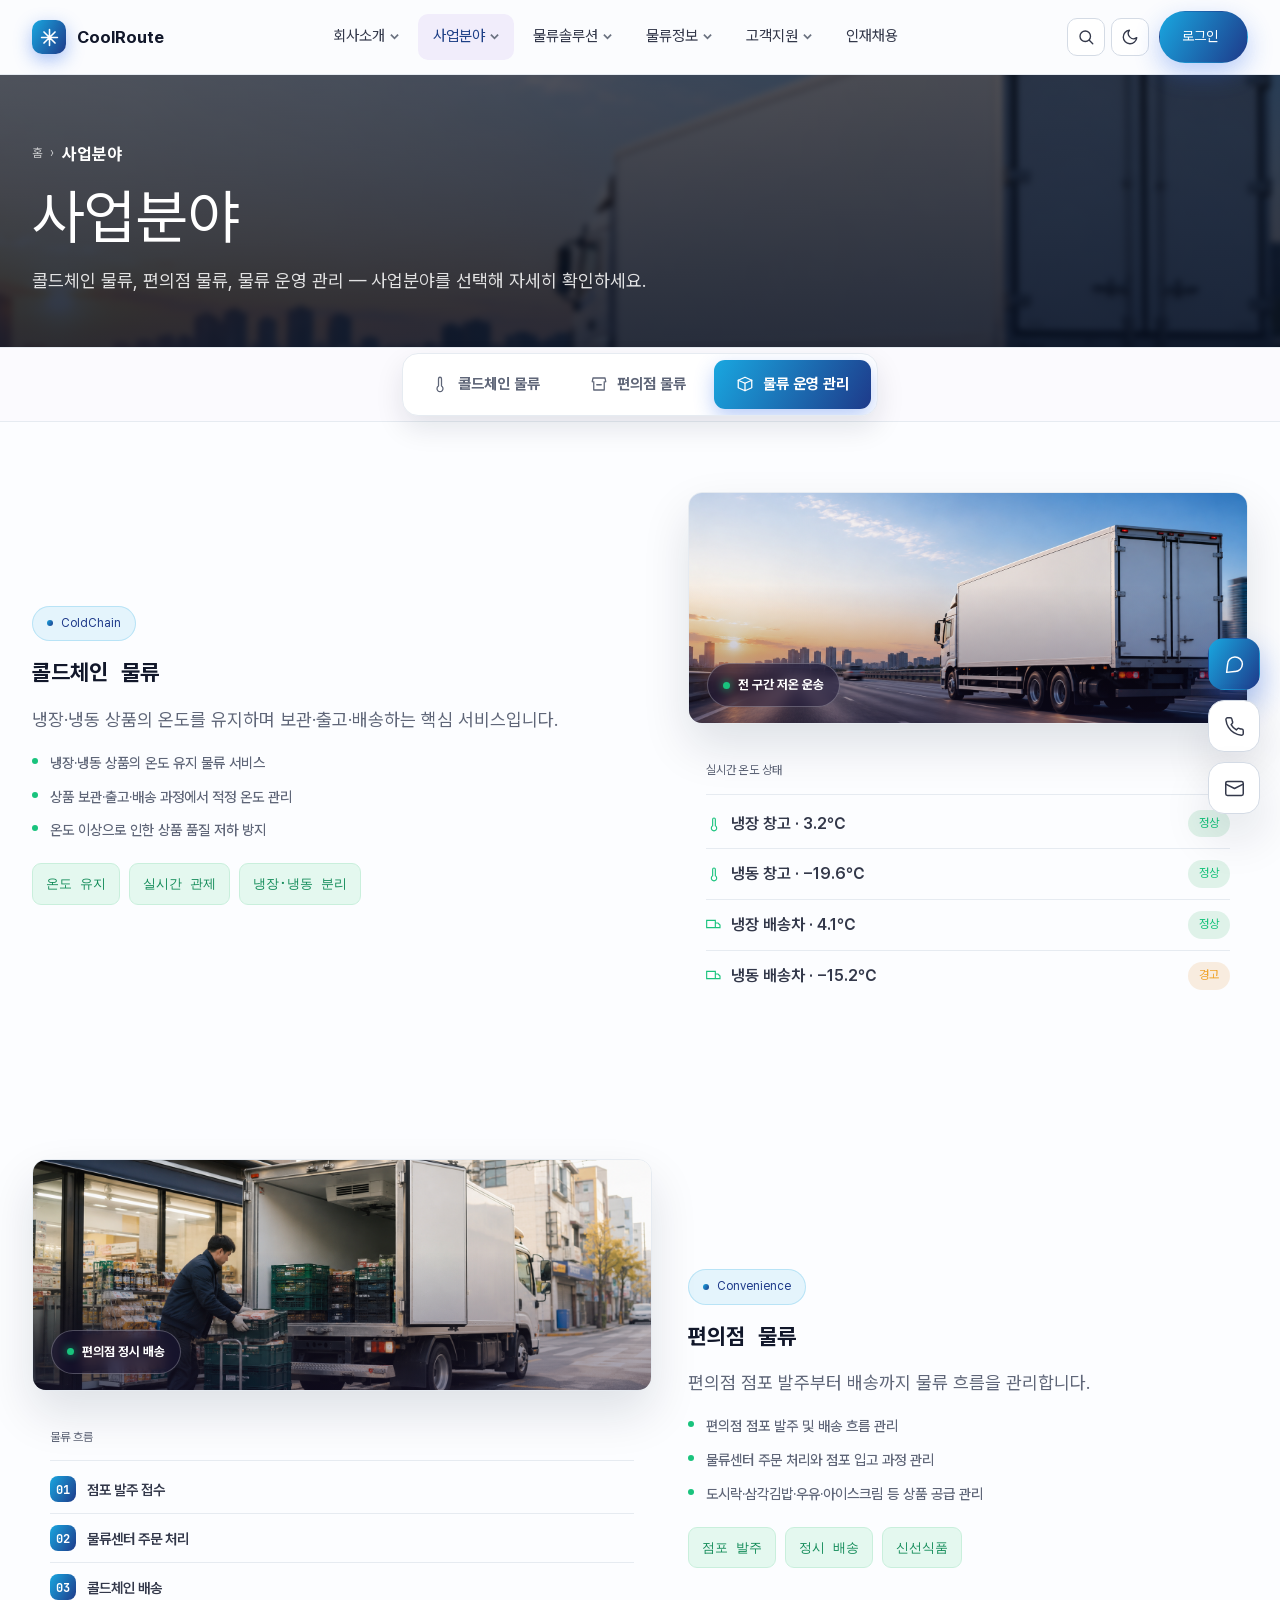
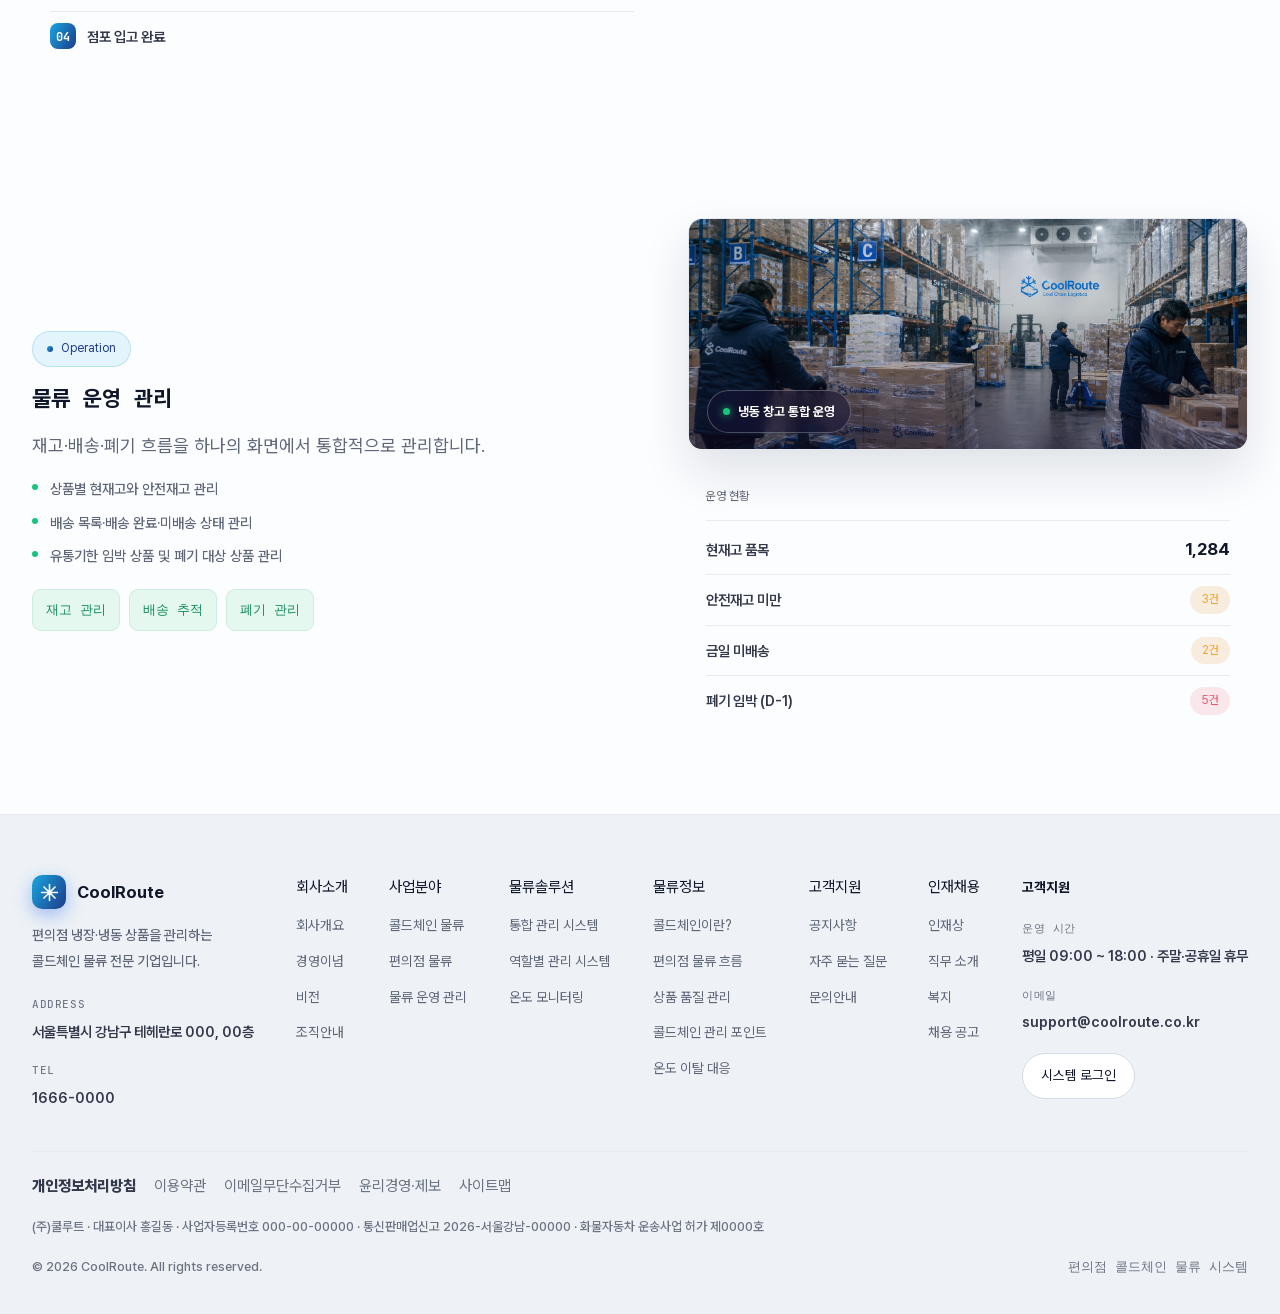
<file: pages/business.html>
<!DOCTYPE html>
<html lang="ko">
<head>
<meta charset="UTF-8">
<meta name="viewport" content="width=device-width, initial-scale=1.0">
<title>사업분야 | CoolRoute</title>
<meta name="description" content="CoolRoute는 편의점 냉장·냉동 상품의 발주·배송·재고를 연결하는 콜드체인 물류 전문기업입니다. 전국 6개 저온 물류센터, 99.8% 온도 준수율, 24시간 온도 관제.">
<meta name="keywords" content="콜드체인,편의점 물류,냉장 배송,냉동 물류,저온 물류,온도 관제,CoolRoute">
<meta name="author" content="CoolRoute">
<meta name="theme-color" content="#2563eb">
<link rel="canonical" href="https://www.coolroute.co.kr/">
<!-- Open Graph -->
<meta property="og:type" content="website">
<meta property="og:site_name" content="CoolRoute">
<meta property="og:locale" content="ko_KR">
<meta property="og:locale:alternate" content="en_US">
<meta property="og:title" content="CoolRoute — 편의점 콜드체인 물류 전문기업">
<meta property="og:description" content="냉장·냉동 상품의 발주·배송·재고를 연결하는 콜드체인 물류. 전국 6개 저온 물류센터, 99.8% 온도 준수율.">
<meta property="og:url" content="https://www.coolroute.co.kr/">
<meta property="og:image" content="https://www.coolroute.co.kr/images/og-cover.png">
<!-- Twitter -->
<meta name="twitter:card" content="summary_large_image">
<meta name="twitter:title" content="CoolRoute — 편의점 콜드체인 물류 전문기업">
<meta name="twitter:description" content="냉장·냉동 상품의 발주·배송·재고를 연결하는 콜드체인 물류 전문기업.">
<meta name="twitter:image" content="https://www.coolroute.co.kr/images/og-cover.png">
<!-- favicon (inline SVG) -->
<link rel="icon" href="data:image/svg+xml,%3Csvg xmlns='http://www.w3.org/2000/svg' viewBox='0 0 24 24'%3E%3Crect width='24' height='24' rx='6' fill='%232563eb'/%3E%3Cpath d='M12 2v20M2 12h20M5 5l14 14M19 5L5 19' stroke='white' stroke-width='2' stroke-linecap='round' fill='none'/%3E%3C/svg%3E">
<link rel="apple-touch-icon" href="data:image/svg+xml,%3Csvg xmlns='http://www.w3.org/2000/svg' viewBox='0 0 24 24'%3E%3Crect width='24' height='24' rx='6' fill='%232563eb'/%3E%3Cpath d='M12 2v20M2 12h20M5 5l14 14M19 5L5 19' stroke='white' stroke-width='2' stroke-linecap='round' fill='none'/%3E%3C/svg%3E">
<!-- PWA manifest (inline) -->
<link rel="manifest" href="data:application/json,%7B%22name%22%3A%22CoolRoute%22%2C%22short_name%22%3A%22CoolRoute%22%2C%22start_url%22%3A%22.%22%2C%22display%22%3A%22standalone%22%2C%22background_color%22%3A%22%23fbfafe%22%2C%22theme_color%22%3A%22%232563eb%22%7D">
<link rel="stylesheet" href="../styles.css">
<!-- JSON-LD: Organization -->
<script type="application/ld+json">
{
  "@context": "https://schema.org",
  "@type": "Organization",
  "name": "CoolRoute",
  "alternateName": "쿨루트",
  "url": "https://www.coolroute.co.kr/",
  "logo": "https://www.coolroute.co.kr/images/logo.png",
  "description": "편의점 냉장·냉동 상품의 발주·배송·재고를 연결하는 콜드체인 물류 전문기업",
  "address": {"@type": "PostalAddress", "addressCountry": "KR", "addressRegion": "서울특별시", "streetAddress": "강남구 테헤란로 000"},
  "contactPoint": {"@type": "ContactPoint", "contactType": "customer support", "email": "support@coolroute.co.kr", "areaServed": "KR", "availableLanguage": ["Korean", "English"]}
}
</script>
</head>
<body>
<a class="skip" href="#app" data-i18n="skip">본문 바로가기</a>
<div class="aurora"></div><div class="grain"></div>

<header><div class="wrap"><nav>
  <a class="brand" href="#home"><span class="mk"><svg viewBox="0 0 24 24"><path d="M12 2v20M2 12h20M5 5l14 14M19 5L5 19"/></svg></span>CoolRoute</a>
  <ul class="menu">
    <li><a href="#about"><span data-i18n="nav.about">회사소개</span> <svg class="cv" viewBox="0 0 10 10"><path d="M1 3l4 4 4-4"/></svg></a>
      <ul class="sub"><li><a href="#about"><i></i>회사개요</a></li><li><a href="#values"><i></i>경영이념</a></li><li><a href="#vision"><i></i>비전</a></li><li><a href="#org"><i></i>조직안내</a></li></ul></li>
    <li><a href="#business"><span data-i18n="nav.business">사업분야</span> <svg class="cv" viewBox="0 0 10 10"><path d="M1 3l4 4 4-4"/></svg></a>
      <ul class="sub"><li><a href="#biz-cold"><i></i>콜드체인 물류</a></li><li><a href="#biz-cvs"><i></i>편의점 물류</a></li><li><a href="#biz-ops"><i></i>물류 운영 관리</a></li></ul></li>
    <li><a href="#solution"><span data-i18n="nav.solution">물류솔루션</span> <svg class="cv" viewBox="0 0 10 10"><path d="M1 3l4 4 4-4"/></svg></a>
      <ul class="sub"><li><a href="#solution"><i></i>통합 관리 시스템</a></li><li><a href="#roles"><i></i>역할별 관리 시스템</a></li><li><a href="#monitor"><i></i>온도 모니터링</a></li></ul></li>
    <li><a href="#info"><span data-i18n="nav.info">물류정보</span> <svg class="cv" viewBox="0 0 10 10"><path d="M1 3l4 4 4-4"/></svg></a>
      <ul class="sub"><li><a href="#info"><i></i>콜드체인이란?</a></li><li><a href="#flow"><i></i>편의점 물류 흐름</a></li><li><a href="#quality"><i></i>상품 품질 관리</a></li></ul></li>
    <li><a href="#support"><span data-i18n="nav.support">고객지원</span> <svg class="cv" viewBox="0 0 10 10"><path d="M1 3l4 4 4-4"/></svg></a>
      <ul class="sub"><li><a href="#support"><i></i>공지사항</a></li><li><a href="#faq"><i></i>자주 묻는 질문</a></li><li><a href="#faq"><i></i>이용안내</a></li><li><a href="#contact"><i></i>문의안내</a></li></ul></li>
    <li><a href="#recruit" data-i18n="nav.recruit">인재채용</a></li>
  </ul>
  <div class="nav-right">
    <div class="nav-tools">
      <button class="icon-btn" id="searchBtn" aria-label="검색" title="검색"><svg viewBox="0 0 24 24"><circle cx="11" cy="11" r="7"/><path d="m21 21-4.3-4.3"/></svg></button>
      <button class="icon-btn" id="themeBtn" aria-label="다크 모드 전환" title="테마"><svg viewBox="0 0 24 24"><path d="M21 12.8A9 9 0 1 1 11.2 3a7 7 0 0 0 9.8 9.8z"/></svg></button>
    </div>
    <div class="login">
      <a href="#" class="pill pill-pri"><span data-i18n="nav.login">로그인</span> <svg class="cv" viewBox="0 0 10 10" style="stroke:#fff"><path d="M1 3l4 4 4-4"/></svg></a>
      <ul class="sub">
        <li><a href="#"><span><span class="role-i"><svg viewBox="0 0 24 24"><path d="M3 21h18M5 21V8l7-5 7 5v13M9 21v-6h6v6"/></svg></span>점주</span><small>STORE</small></a></li>
        <li><a href="#"><span><span class="role-i"><svg viewBox="0 0 24 24"><path d="M1 3h15v13H1zM16 8h4l3 3v5h-7M5.5 18.5a2 2 0 1 0 .1 0M18.5 18.5a2 2 0 1 0 .1 0"/></svg></span>배송기사</span><small>DRIVER</small></a></li>
        <li><a href="#"><span><span class="role-i"><svg viewBox="0 0 24 24"><path d="M3 9l9-6 9 6v11H3zM3 9h18M9 20v-6h6v6"/></svg></span>물류센터</span><small>CENTER</small></a></li>
      </ul>
    </div>
    <button class="burger" id="burger" aria-label="메뉴"><span></span><span></span><span></span></button>
  </div>
</nav></div></header>
<div class="mobile" id="mobile">
  <a href="#home" data-i18n="nav.home">홈</a><a href="#about" data-i18n="nav.about">회사소개</a><a href="#business" data-i18n="nav.business">사업분야</a><a href="#solution" data-i18n="nav.solution">물류솔루션</a><a href="#info" data-i18n="nav.info">물류정보</a><a href="#support" data-i18n="nav.support">고객지원</a><a href="#recruit" data-i18n="nav.recruit">인재채용</a>
  <a href="#" class="pill pill-pri" style="justify-content:center;margin-top:6px" data-i18n="nav.login">로그인</a>
</div>

<main id="app" data-page="business" aria-live="polite">
<div class="page active" id="page-business">
  <section class="pagehero" style="--hero-img:url('../images/biz-cold-truck.png')"><div class="wrap">
    <div class="crumb"><a href="#home">홈</a> › <b>사업분야</b></div>
    <h1>사업분야</h1>
    <p>콜드체인 물류, 편의점 물류, 물류 운영 관리 — 사업분야를 선택해 자세히 확인하세요.</p>
  </div></section>
  <nav class="subnav"><div class="wrap">
    <a href="#biz-cold"><svg viewBox="0 0 24 24"><path d="M14 14.76V5a2 2 0 1 0-4 0v9.76a4 4 0 1 0 4 0z"/></svg>콜드체인 물류</a><a href="#biz-cvs"><svg viewBox="0 0 24 24"><path d="M3 9l1-5h16l1 5M5 9v11h14V9M9 13h6"/></svg>편의점 물류</a><a href="#biz-ops"><svg viewBox="0 0 24 24"><path d="M3 7l9-4 9 4-9 4z"/><path d="M3 7v10l9 4 9-4V7M12 11v10"/></svg>물류 운영 관리</a>
  </div></nav>
  <section class="pg-sec"><div class="wrap">

    <div class="tabpanel on" id="biz-cold" data-panel="cold">
      <div class="pl">
        <div class="eyebrow">ColdChain</div>
        <h3>콜드체인 물류</h3>
        <p class="lead2">냉장·냉동 상품의 온도를 유지하며 보관·출고·배송하는 핵심 서비스입니다.</p>
        <ul class="blist"><li>냉장·냉동 상품의 온도 유지 물류 서비스</li><li>상품 보관·출고·배송 과정에서 적정 온도 관리</li><li>온도 이상으로 인한 상품 품질 저하 방지</li></ul>
        <div class="pipe"><span>온도 유지</span><span>실시간 관제</span><span>냉장·냉동 분리</span></div>
      </div>
      <div class="side-stack">
        <div class="section-photo ov reveal"><img src="../images/biz-cold-truck.png" alt="적정 온도를 유지하며 고속도로를 주행하는 냉장·냉동 배송 차량"><span class="cap">전 구간 저온 운송</span></div>
        <div class="console-mini">
          <div class="mini-h">실시간 온도 상태</div>
          <div class="cm-row"><span class="k"><svg viewBox="0 0 24 24" fill="none"><path d="M14 14.76V5a2 2 0 1 0-4 0v9.76a4 4 0 1 0 4 0z"/></svg>냉장 창고 · 3.2℃</span><span class="st ok">정상</span></div>
          <div class="cm-row"><span class="k"><svg viewBox="0 0 24 24" fill="none"><path d="M14 14.76V5a2 2 0 1 0-4 0v9.76a4 4 0 1 0 4 0z"/></svg>냉동 창고 · −19.6℃</span><span class="st ok">정상</span></div>
          <div class="cm-row"><span class="k"><svg viewBox="0 0 24 24" fill="none"><path d="M1 5h13v11H1zM14 9h4l3 3v4h-7"/></svg>냉장 배송차 · 4.1℃</span><span class="st ok">정상</span></div>
          <div class="cm-row"><span class="k"><svg viewBox="0 0 24 24" fill="none"><path d="M1 5h13v11H1zM14 9h4l3 3v4h-7"/></svg>냉동 배송차 · −15.2℃</span><span class="st warn">경고</span></div>
        </div>
      </div>
    </div>
  </div></section>
  <section class="pg-sec alt"><div class="wrap">
    <div class="tabpanel on rev" id="biz-cvs" data-panel="cvs">
      <div class="pl">
        <div class="eyebrow">Convenience</div>
        <h3>편의점 물류</h3>
        <p class="lead2">편의점 점포 발주부터 배송까지 물류 흐름을 관리합니다.</p>
        <ul class="blist"><li>편의점 점포 발주 및 배송 흐름 관리</li><li>물류센터 주문 처리와 점포 입고 과정 관리</li><li>도시락·삼각김밥·우유·아이스크림 등 상품 공급 관리</li></ul>
        <div class="pipe"><span>점포 발주</span><span>정시 배송</span><span>신선식품</span></div>
      </div>
      <div class="side-stack">
        <div class="section-photo ov reveal"><img src="../images/cvs-delivery.png" alt="이른 아침 편의점 앞에서 냉장 배송차의 신선식품을 하차하는 모습"><span class="cap">편의점 정시 배송</span></div>
        <div class="console-mini">
          <div class="mini-h">물류 흐름</div>
          <div class="cm-row"><span class="kk"><span class="numb">01</span>점포 발주 접수</span></div>
          <div class="cm-row"><span class="kk"><span class="numb">02</span>물류센터 주문 처리</span></div>
          <div class="cm-row"><span class="kk"><span class="numb">03</span>콜드체인 배송</span></div>
          <div class="cm-row"><span class="kk"><span class="numb">04</span>점포 입고 완료</span></div>
        </div>
      </div>
    </div>
  </div></section>
  <section class="pg-sec"><div class="wrap">
    <div class="tabpanel on" id="biz-ops" data-panel="ops">
      <div class="pl">
        <div class="eyebrow">Operation</div>
        <h3>물류 운영 관리</h3>
        <p class="lead2">재고·배송·폐기 흐름을 하나의 화면에서 통합적으로 관리합니다.</p>
        <ul class="blist"><li>상품별 현재고와 안전재고 관리</li><li>배송 목록·배송 완료·미배송 상태 관리</li><li>유통기한 임박 상품 및 폐기 대상 상품 관리</li></ul>
        <div class="pipe"><span>재고 관리</span><span>배송 추적</span><span>폐기 관리</span></div>
      </div>
      <div class="side-stack">
        <div class="section-photo ov reveal"><img src="../images/frozen-warehouse-work.png" alt="냉동 창고에서 작업자들이 저온 상태로 상품을 분류·이동하는 모습"><span class="cap">냉동 창고 통합 운영</span></div>
        <div class="console-mini">
          <div class="mini-h">운영 현황</div>
          <div class="cm-row"><span class="kk">현재고 품목</span><span class="cm-val">1,284</span></div>
          <div class="cm-row"><span class="kk">안전재고 미만</span><span class="st warn">3건</span></div>
          <div class="cm-row"><span class="kk">금일 미배송</span><span class="st warn">2건</span></div>
          <div class="cm-row"><span class="kk">폐기 임박 (D-1)</span><span class="st risk">5건</span></div>
        </div>
      </div>
    </div>
  </div></section>
</div>

<!-- ===================== 물류솔루션 ===================== -->
</main>

<!-- 플로팅 퀵메뉴 -->
<div class="quickmenu" aria-label="빠른 메뉴">
  <button class="qbtn primary" data-action="consult" aria-label="도입 상담"><span class="qtip" data-i18n="qm.consult">도입 상담</span><svg viewBox="0 0 24 24"><path d="M21 11.5a8.4 8.4 0 0 1-9 8.4L3 21l1.1-9A8.4 8.4 0 1 1 21 11.5z"/></svg></button>
  <a class="qbtn" href="tel:1666-0000" aria-label="전화 문의"><span class="qtip" data-i18n="qm.call">1666-0000</span><svg viewBox="0 0 24 24"><path d="M22 16.9v3a2 2 0 0 1-2.2 2 19.8 19.8 0 0 1-8.6-3 19.5 19.5 0 0 1-6-6 19.8 19.8 0 0 1-3-8.6A2 2 0 0 1 4.1 2h3a2 2 0 0 1 2 1.7c.1 1 .4 1.9.7 2.8a2 2 0 0 1-.5 2.1L8.1 9.9a16 16 0 0 0 6 6l1.3-1.3a2 2 0 0 1 2.1-.4c.9.3 1.8.6 2.8.7a2 2 0 0 1 1.7 2z"/></svg></a>
  <a class="qbtn" href="mailto:support@coolroute.co.kr" aria-label="이메일 문의"><span class="qtip" data-i18n="qm.mail">이메일 문의</span><svg viewBox="0 0 24 24"><rect x="2" y="4" width="20" height="16" rx="2"/><path d="m22 7-10 5L2 7"/></svg></a>
  <button class="qbtn" id="toTop" aria-label="맨 위로"><span class="qtip" data-i18n="qm.top">맨 위로</span><svg viewBox="0 0 24 24"><path d="M12 19V5M5 12l7-7 7 7"/></svg></button>
</div>

<!-- 도입 상담 모달 -->
<div class="modal" id="consultModal" role="dialog" aria-modal="true" aria-labelledby="cm-title">
  <div class="modal-card">
    <div class="modal-top">
      <div><h3 id="cm-title" data-i18n="form.title">도입 상담 신청</h3><p class="sub-t" data-i18n="form.sub">점포망과 온도대에 맞는 도입 범위를 안내해 드립니다. 영업일 기준 1일 내 회신.</p></div>
      <button class="modal-x" id="modalClose" aria-label="닫기"><svg viewBox="0 0 24 24"><path d="M18 6 6 18M6 6l12 12"/></svg></button>
    </div>
    <form id="consultForm" novalidate>
      <div class="form-fields">
        <div class="field-row">
          <div class="field"><label data-i18n="form.company">회사·브랜드명 <span class="req">*</span></label><input name="company" required><div class="err" data-i18n="form.err">필수 항목입니다</div></div>
          <div class="field"><label data-i18n="form.name">담당자명 <span class="req">*</span></label><input name="name" required><div class="err" data-i18n="form.err">필수 항목입니다</div></div>
        </div>
        <div class="field-row">
          <div class="field"><label data-i18n="form.phone">연락처 <span class="req">*</span></label><input name="phone" inputmode="tel" required placeholder="010-0000-0000"><div class="err" data-i18n="form.errp">올바른 연락처를 입력하세요</div></div>
          <div class="field"><label data-i18n="form.stores">점포 수</label><input name="stores" inputmode="numeric" placeholder="예: 50"></div>
        </div>
        <div class="field"><label data-i18n="form.zone">관심 온도대</label><select name="zone"><option value="" data-i18n="form.zsel">선택하세요</option><option data-i18n="form.z1">상온</option><option data-i18n="form.z2">냉장 (0~10℃)</option><option data-i18n="form.z3">냉동 (-18℃↓)</option><option data-i18n="form.z4">혼합 (멀티존)</option></select></div>
        <div class="field"><label data-i18n="form.msg">문의 내용</label><textarea name="message" data-i18n-ph="form.msgph" placeholder="도입 범위, 권역, 희망 일정 등을 적어주세요."></textarea></div>
        <label class="form-consent"><input type="checkbox" name="consent" required><span data-i18n="form.consent">(필수) 상담을 위한 개인정보 수집·이용에 동의합니다.</span></label>
        <div class="form-actions"><button type="submit" class="pill pill-pri" data-i18n="form.submit">상담 신청하기 →</button></div>
      </div>
      <div class="form-ok" id="formOk">
        <div class="ok-i"><svg viewBox="0 0 24 24"><path d="M4 12l5 5L20 6"/></svg></div>
        <h3 data-i18n="form.okt">상담 신청이 접수되었습니다</h3>
        <p data-i18n="form.okp">담당자가 영업일 기준 1일 내 연락드리겠습니다. 감사합니다.</p>
      </div>
    </form>
  </div>
</div>

<!-- 통합 검색 오버레이 -->
<div class="search-overlay" id="searchOverlay" role="dialog" aria-modal="true" aria-label="사이트 검색">
  <div class="search-box">
    <div class="sh"><svg viewBox="0 0 24 24"><circle cx="11" cy="11" r="7"/><path d="m21 21-4.3-4.3"/></svg><input id="searchInput" type="text" data-i18n-ph="search.ph" placeholder="메뉴·섹션 검색 (예: 온도, 채용, 콜드체인)" aria-label="검색어"><kbd>ESC</kbd></div>
    <div class="search-results" id="searchResults"></div>
  </div>
</div>

<footer><div class="wrap">
  <div class="foot">
    <div class="b">
      <a class="brand" href="#home"><span class="mk"><svg viewBox="0 0 24 24"><path d="M12 2v20M2 12h20M5 5l14 14M19 5L5 19"/></svg></span>CoolRoute</a>
      <p data-i18n="foot.about">편의점 냉장·냉동 상품을 관리하는<br>콜드체인 물류 전문 기업입니다.</p>
      <div class="fcontact" style="margin-top:16px">
        <div class="r"><span class="k">ADDRESS</span><span class="v">서울특별시 강남구 테헤란로 000, 00층</span></div>
        <div class="r"><span class="k">TEL</span><span class="v">1666-0000</span></div>
      </div>
    </div>
    <div class="fmenu">
      <div class="fcol">
        <h5><a href="#about" data-i18n="nav.about">회사소개</a></h5>
        <ul>
          <li><a href="#about">회사개요</a></li>
          <li><a href="#values">경영이념</a></li>
          <li><a href="#vision">비전</a></li>
          <li><a href="#org">조직안내</a></li>
        </ul>
      </div>
      <div class="fcol">
        <h5><a href="#business" data-i18n="nav.business">사업분야</a></h5>
        <ul>
          <li><a href="#biz-cold">콜드체인 물류</a></li>
          <li><a href="#biz-cvs">편의점 물류</a></li>
          <li><a href="#biz-ops">물류 운영 관리</a></li>
        </ul>
      </div>
      <div class="fcol">
        <h5><a href="#solution" data-i18n="nav.solution">물류솔루션</a></h5>
        <ul>
          <li><a href="#solution">통합 관리 시스템</a></li>
          <li><a href="#roles">역할별 관리 시스템</a></li>
          <li><a href="#monitor">온도 모니터링</a></li>
        </ul>
      </div>
      <div class="fcol">
        <h5><a href="#info" data-i18n="nav.info">물류정보</a></h5>
        <ul>
          <li><a href="#info">콜드체인이란?</a></li>
          <li><a href="#flow">편의점 물류 흐름</a></li>
          <li><a href="#quality">상품 품질 관리</a></li>
          <li><a href="#coldpoint">콜드체인 관리 포인트</a></li>
          <li><a href="#quality-proof">온도 이탈 대응</a></li>
        </ul>
      </div>
      <div class="fcol">
        <h5><a href="#support" data-i18n="nav.support">고객지원</a></h5>
        <ul>
          <li><a href="#support">공지사항</a></li>
          <li><a href="#faq">자주 묻는 질문</a></li>
          <li><a href="#contact">문의안내</a></li>
        </ul>
      </div>
      <div class="fcol">
        <h5><a href="#recruit" data-i18n="nav.recruit">인재채용</a></h5>
        <ul>
          <li><a href="#recruit">인재상</a></li>
          <li><a href="#rc-jobs">직무 소개</a></li>
          <li><a href="#rc-benefit">복지</a></li>
          <li><a href="#rc-open">채용 공고</a></li>
        </ul>
      </div>
    </div>
    <div><h5 data-i18n="foot.support">고객지원</h5>
      <div class="fcontact">
        <div class="r"><span class="k" data-i18n="foot.hours">운영 시간</span><span class="v">평일 09:00 ~ 18:00 · 주말·공휴일 휴무</span></div>
        <div class="r"><span class="k">이메일</span><span class="v">support@coolroute.co.kr</span></div>
      </div>
      <a href="#" class="pill pill-ghost" style="margin-top:18px;padding:9px 18px;font-size:.86rem" data-i18n="foot.login">시스템 로그인</a>
    </div>
  </div>
  <div class="fbar" style="flex-direction:column;align-items:stretch;gap:14px">
    <div style="display:flex;flex-wrap:wrap;gap:18px;align-items:center">
      <a href="#" style="font-weight:800;color:var(--soft)" data-i18n="foot.privacy">개인정보처리방침</a>
      <a href="#" data-i18n="foot.terms">이용약관</a>
      <a href="#" data-i18n="foot.noemail">이메일무단수집거부</a>
      <a href="#" data-i18n="foot.ethics">윤리경영·제보</a>
      <a href="#about" data-i18n="foot.sitemap">사이트맵</a>
    </div>
    <div style="color:var(--dim)"><span data-i18n="foot.biz">(주)쿨루트 · 대표이사 홍길동 · 사업자등록번호 000-00-00000 · 통신판매업신고 2026-서울강남-00000 · 화물자동차 운송사업 허가 제0000호</span></div>
    <div style="display:flex;justify-content:space-between;flex-wrap:wrap;gap:10px">
      <span>© 2026 CoolRoute. All rights reserved.</span>
      <span class="mono" data-i18n="foot.tag">편의점 콜드체인 물류 시스템</span>
    </div>
  </div>
</div></footer>

<script src="../images/kr-map-data.js"></script>
<script>
  const PAGE_FRAGMENTS=[
    'home','about','business','solution','info','support','recruit'
  ].map(id=>({id,src:`pages/${id}.html`}));

  async function loadPageFragments(){
    const app=document.getElementById('app');
    if(!app||app.querySelector('.page'))return true;
    try{
      const html=await Promise.all(PAGE_FRAGMENTS.map(async page=>{
        const res=await fetch(page.src,{cache:'no-cache'});
        if(!res.ok)throw new Error(`${page.src} (${res.status})`);
        const text=await res.text();
        const doc=new DOMParser().parseFromString(text,'text/html');
        const pageNode=doc.querySelector('.page');
        return pageNode?pageNode.outerHTML:text;
      }));
      app.innerHTML=html.join('\n');
      return true;
    }catch(err){
      console.error('Page fragments failed to load:',err);
      app.innerHTML='<section class="pg-sec"><div class="wrap"><div class="head"><h2>콘텐츠를 불러오지 못했습니다</h2><p>정적 서버에서 다시 열어주세요.</p></div></div></section>';
      return false;
    }
  }

  (async function boot(){
  const pagesReady=await loadPageFragments();
  if(!pagesReady)return;

  // 모바일 메뉴
  const b=document.getElementById('burger'),m=document.getElementById('mobile');
  b.addEventListener('click',()=>m.classList.toggle('open'));
  m.querySelectorAll('a').forEach(a=>a.addEventListener('click',()=>m.classList.remove('open')));

  // 사업분야 탭 (+ ARIA)
  const tabs=[...document.querySelectorAll('.tab')],panels=[...document.querySelectorAll('.tabpanel')];
  tabs.forEach(t=>{t.setAttribute('role','tab');t.id='tab-'+t.dataset.tab;t.setAttribute('aria-controls','biz-'+t.dataset.tab);});
  panels.forEach(p=>{p.setAttribute('role','tabpanel');p.setAttribute('aria-labelledby','tab-'+p.dataset.panel);});
  function act(k){
    tabs.forEach(t=>{const on=t.dataset.tab===k;t.classList.toggle('on',on);t.setAttribute('aria-selected',on);t.tabIndex=on?0:-1;});
    panels.forEach(p=>p.classList.toggle('on',p.dataset.panel===k));
  }
  tabs.forEach(t=>t.addEventListener('click',()=>act(t.dataset.tab)));

  // 다중 페이지 라우터 (+ 스크롤 복원)
  const app=document.getElementById('app');
  const standalonePage=app?app.dataset.page||'':'';
  const pages=[...document.querySelectorAll('.page')];
  const navlinks=[...document.querySelectorAll('.menu>li>a')];
  const pageOf={home:'home',top:'home','':'home',
    about:'about',values:'about',vision:'about',org:'about',
    business:'business','biz-cold':'business','biz-cvs':'business','biz-ops':'business',
    solution:'solution',roles:'solution',monitor:'solution',
    info:'info',flow:'info',quality:'info','coldpoint':'info','quality-proof':'info',
    support:'support',faq:'support',contact:'support',
    recruit:'recruit','rc-jobs':'recruit','rc-benefit':'recruit','rc-open':'recruit'};
  const rootHashes=['home','top','','about','business','solution','info','support','recruit'];
  let currentPage=standalonePage||'home';const scrollMem={};

  function showPage(id){
    pages.forEach(p=>p.classList.toggle('active',p.id==='page-'+id));
    navlinks.forEach(a=>{const h=a.getAttribute('href').slice(1);a.classList.toggle('current',pageOf[h]===id&&id!=='home');});
    const active=document.querySelector('#page-'+id+' .subnav');
    if(active){const links=[...active.querySelectorAll('a')];links.forEach((a,i)=>a.classList.toggle('on',i===0));}
    currentPage=id;
  }
  function route(){
    if(currentPage) scrollMem[currentPage]=window.scrollY;
    const h=location.hash.slice(1);
    const id=h?(pageOf[h]!==undefined?pageOf[h]:(standalonePage||'home')):(standalonePage||'home');
    if(standalonePage&&id!==standalonePage){
      location.href=id+'.html'+(location.hash||('#'+id));
      return;
    }
    showPage(id);
    if(h==='biz-cold'||h==='biz-cvs'||h==='biz-ops') act({'biz-cold':'cold','biz-cvs':'cvs','biz-ops':'ops'}[h]);
    if(h && !rootHashes.includes(h)){
      const el=document.getElementById(h);
      if(el){requestAnimationFrame(()=>el.scrollIntoView({behavior:'smooth',block:'start'}));return;}
    }
    const y=scrollMem[id]||0;
    requestAnimationFrame(()=>window.scrollTo({top:y,behavior:y?'auto':'smooth'}));
  }
  window.addEventListener('hashchange',route);
  window.addEventListener('scroll',()=>{scrollMem[currentPage]=window.scrollY;},{passive:true});

  // 스크롤스파이 (서브내비 현재 섹션 동기화)
  const spyMap={};
  document.querySelectorAll('.subnav a').forEach(a=>{const id=a.getAttribute('href').slice(1);(spyMap[id]=spyMap[id]||[]).push(a);});
  const spy=new IntersectionObserver(es=>{
    es.forEach(en=>{
      if(!en.isIntersecting)return;
      const links=spyMap[en.target.id];if(!links)return;
      links.forEach(a=>{const wrap=a.closest('.subnav');if(wrap)wrap.querySelectorAll('a').forEach(x=>x.classList.remove('on'));a.classList.add('on');});
    });
  },{rootMargin:'-45% 0px -50% 0px',threshold:0});
  Object.keys(spyMap).forEach(id=>{const el=document.getElementById(id);if(el)spy.observe(el);});

  // 숫자 카운터
  const fmt=n=>{const s=Number.isInteger(n)?n.toString():n.toFixed(1);return s.replace(/\B(?=(\d{3})+(?!\d))/g,',');};
  document.querySelectorAll('[data-count]').forEach(el=>{el.textContent=fmt(parseFloat(el.dataset.count))+(el.dataset.suffix||'');});

  // 테마 (다크/라이트)
  const themeBtn=document.getElementById('themeBtn');
  const setTheme=t=>{document.documentElement.setAttribute('data-theme',t);try{localStorage.setItem('cr-theme',t);}catch(e){}themeBtn.setAttribute('aria-pressed',t==='dark');};
  const qp=new URLSearchParams(location.search);
  let savedTheme='light';try{savedTheme=qp.get('theme')||localStorage.getItem('cr-theme')||'light';}catch(e){}
  setTheme(savedTheme);
  themeBtn.addEventListener('click',()=>setTheme(document.documentElement.getAttribute('data-theme')==='dark'?'light':'dark'));

  // 다국어 (KO / EN)
  const I18N={en:{
    'skip':'Skip to content',
    'nav.home':'Home','nav.about':'About','nav.business':'Business','nav.solution':'Solutions','nav.info':'Resources','nav.support':'Support','nav.recruit':'Careers','nav.login':'Login',
    'hero.chip':'Convenience-store cold chain logistics specialist','hero.h1a':'Convenience-store cold chain logistics','hero.h1b':'safer and faster',
    'hero.lead':'CoolRoute connects ordering, delivery and inventory of chilled and frozen goods as a cold chain logistics specialist.',
    'hero.cta1':'View business →','hero.cta2':'Request consultation','ops.1t':'Onboarding','ops.1d':'New store / brand logistics inquiry',
    'trust.1':'Connected stores','trust.2':'Temp compliance','trust.3':'Logistics centers','trust.4':'Temp control','trust.note':'* As of 2026.06 · internal operations data','console.foot':'* Illustrative operations view',
    'sc.h2':'Holding the temperature on the move —<br>the convenience-store cold chain network','sc.p':'From dispatch to store arrival, we run fresh logistics that never loses temperature across every segment.',
    'cert.cap':'Certified · Standards','cert.1':'Food safety certification','cert.2':'Quality management','cert.3':'Food safety management','cert.4b':'Cold Chain Standard','cert.4':'Constant-temp protocol','marq.cap':'Trusted by convenience-store brands nationwide',
    'map.h':'Nationwide cold chain network','map.p':'Six regional constant-temp centers handle fresh delivery across the national store network.',
    'map.1':'Seoul·Gyeonggi chilled picking · night routes','map.2':'Gangwon trunk relay · constant temp','map.3':'Central branching · rapid re-route','map.4':'Frozen meals·ice cream low-temp storage','map.5':'Honam dispatch · mixed-region handling','map.6':'Island shipment logs in one report',
    'esg.h':'Sustainability (ESG)','esg.p':'We manage cold chain energy, food waste and safety data to deliver on environmental and social responsibility.',
    'esg.e':'Low-carbon transport','esg.ed':'Route optimization and constant-temp efficiency cut transport-stage carbon emissions.','esg.es1':'Routing CO₂↓',
    'esg.s':'Food waste reduction','esg.sd':'We sort and reallocate near-expiry goods to lower disposal loss and food waste.','esg.ss1':'Disposal cut',
    'esg.g':'Transparent temp records','esg.gd':'Full-route temperature history is stored as per-trip reports and disclosed transparently.','esg.gs1':'Temp compliance',
    'cta.h':'Start your convenience-store cold chain<br>logistics with CoolRoute','cta.p':'Check center regions, temperature zones and delivery cycles, then discuss the right scope for your store network.','cta.b1':'Request consultation →','cta.b2':'Existing customer login',
    'qm.consult':'Consultation','qm.call':'1666-0000','qm.mail':'Email us','qm.top':'Back to top',
    'form.title':'Request a consultation','form.sub':"We'll advise the right scope for your network. Reply within 1 business day.",'form.company':'Company / brand','form.name':'Contact name','form.phone':'Phone','form.stores':'Stores','form.zone':'Temperature zone','form.zsel':'Select','form.z1':'Ambient','form.z2':'Chilled (0~10℃)','form.z3':'Frozen (-18℃↓)','form.z4':'Mixed (multi-zone)','form.msg':'Message','form.msgph':'Tell us about scope, region, preferred schedule.','form.consent':'(Required) I agree to the collection and use of personal data for consultation.','form.submit':'Submit request →','form.err':'This field is required','form.errp':'Enter a valid phone number','form.okt':'Your request has been received','form.okp':'Our team will contact you within 1 business day. Thank you.',
    'search.ph':'Search menus · sections (e.g. temperature, careers)',
    'foot.about':'A cold chain logistics specialist managing<br>convenience-store chilled and frozen goods.','foot.menu':'Main menu','foot.support':'Support','foot.hours':'Hours','foot.login':'System login','foot.privacy':'Privacy Policy','foot.terms':'Terms of Use','foot.noemail':'No Email Collection','foot.ethics':'Ethics · Report','foot.sitemap':'Sitemap','foot.biz':'CoolRoute Inc. · CEO Hong Gil-dong · Biz Reg. 000-00-00000 · Mail-order 2026-Seoul Gangnam-00000 · Freight license No.0000','foot.tag':'Convenience-store cold chain logistics system',
    'rc.h1':'Careers','rc.p':'People who protect freshness to the very end. Grow with CoolRoute.','rc.n1':'Talent','rc.n2':'Jobs','rc.n3':'Benefits','rc.n4':'Openings','rc.talent':'Our talent','rc.t1':'Responsibility','rc.t1d':'Keeps the promised temperature and timing to the end.','rc.t2':'Execution','rc.t2d':'Spots field issues fast and acts immediately.','rc.t3':'Data thinking','rc.t3d':'Judges and improves with numbers and history.','rc.jobs':'Jobs','rc.j1':'Logistics operations','rc.j1d':'Manage constant-temp shipping, dispatch and routes.','rc.j2':'Constant-temp delivery','rc.j2d':'Deliver to stores with chilled/frozen vehicles.','rc.j3':'System development','rc.j3d':'Build control, ordering and delivery platforms.','rc.j4':'Logistics planning','rc.j4d':'Network design and data analysis.','rc.benefit':'Benefits','rc.b1':'Flexible work','rc.b1d':'Flexible and shift-compensation schemes by role.','rc.b2':'Health · safety','rc.b2d':'Regular checkups and on-site safety equipment.','rc.b3':'Growth support','rc.b3d':'Certification·education costs and internal mobility.','rc.open':'Check our open positions now','rc.opend':"We're hiring across operations, delivery, development and planning.",'rc.apply':'Apply / inquire →'
  }};
  const i18nEls=[...document.querySelectorAll('[data-i18n]')];
  i18nEls.forEach(el=>el.dataset.ko=el.innerHTML);
  const i18nPh=[...document.querySelectorAll('[data-i18n-ph]')];
  i18nPh.forEach(el=>el.dataset.koPh=el.getAttribute('placeholder')||'');
  const langBtn=document.getElementById('langBtn');
  function applyLang(lang){
    const en=lang==='en';
    i18nEls.forEach(el=>{const k=el.dataset.i18n;const v=en?(I18N.en[k]):el.dataset.ko;if(v!=null)el.innerHTML=v;});
    i18nPh.forEach(el=>{const k=el.dataset.i18nPh;const v=en?(I18N.en[k]):el.dataset.koPh;if(v!=null)el.setAttribute('placeholder',v);});
    document.documentElement.lang=en?'en':'ko';
    if(langBtn)langBtn.querySelector('b').textContent=en?'KO':'EN';
    buildSearchIndex();
    try{localStorage.setItem('cr-lang',lang);}catch(e){}
  }
  let savedLang='ko';try{savedLang=qp.get('lang')||localStorage.getItem('cr-lang')||'ko';}catch(e){}
  if(langBtn)langBtn.addEventListener('click',()=>applyLang(document.documentElement.lang==='en'?'ko':'en'));

  // 플로팅 퀵메뉴 / 맨위로
  const toTop=document.getElementById('toTop');
  window.addEventListener('scroll',()=>{toTop.classList.toggle('show',window.scrollY>400);},{passive:true});
  toTop.addEventListener('click',()=>window.scrollTo({top:0,behavior:'smooth'}));

  // 도입 상담 모달
  const modal=document.getElementById('consultModal'),form=document.getElementById('consultForm'),formOk=document.getElementById('formOk');
  let lastFocus=null;
  function openModal(){lastFocus=document.activeElement;modal.classList.add('open');document.body.style.overflow='hidden';const f=modal.querySelector('input,select,textarea');if(f)setTimeout(()=>f.focus(),50);}
  function closeModal(){modal.classList.remove('open');document.body.style.overflow='';form.reset();form.querySelector('.form-fields').style.display='';formOk.classList.remove('show');form.querySelectorAll('.field').forEach(f=>f.classList.remove('invalid'));if(lastFocus)lastFocus.focus();}
  document.querySelectorAll('[data-action="consult"]').forEach(el=>el.addEventListener('click',e=>{e.preventDefault();openModal();}));
  document.getElementById('modalClose').addEventListener('click',closeModal);
  modal.addEventListener('click',e=>{if(e.target===modal)closeModal();});
  form.addEventListener('submit',e=>{
    e.preventDefault();let ok=true;
    form.querySelectorAll('[required]').forEach(inp=>{
      const field=inp.closest('.field');let bad=!inp.value.trim();
      if(inp.name==='phone'&&inp.value.trim()&&!/[0-9][0-9\-\s]{7,}/.test(inp.value))bad=true;
      if(inp.type==='checkbox')bad=!inp.checked;
      if(field)field.classList.toggle('invalid',bad);
      if(bad)ok=false;
    });
    if(!ok)return;
    form.querySelector('.form-fields').style.display='none';formOk.classList.add('show');
  });

  // 통합 검색
  const searchBtn=document.getElementById('searchBtn'),searchOverlay=document.getElementById('searchOverlay'),searchInput=document.getElementById('searchInput'),searchResults=document.getElementById('searchResults');
  let SEARCH_IDX=[];
  function buildSearchIndex(){
    const en=document.documentElement.lang==='en';
    const items=[
      ['nav.about','#about'],['nav.business','#business'],['nav.solution','#solution'],['nav.info','#info'],['nav.support','#support'],['nav.recruit','#recruit'],
      ['map.h','#network'],['esg.h','#'],['cert.cap','#'],
      ['콜드체인 물류|Cold chain logistics','#biz-cold'],['편의점 물류|Convenience-store logistics','#biz-cvs'],['물류 운영 관리|Operations management','#biz-ops'],
      ['온도 모니터링|Temperature monitoring','#monitor'],['역할별 관리|Role system','#roles'],['콜드체인이란|What is cold chain','#info'],['물류 흐름|Logistics flow','#flow'],['상품 품질 관리|Quality management','#quality'],
      ['공지사항|Notices','#support'],['자주 묻는 질문|FAQ','#faq'],['문의안내|Contact','#contact'],['도입 상담|Consultation','#'],['개인정보처리방침|Privacy policy','#']
    ];
    SEARCH_IDX=items.map(([label,hash])=>{
      let txt=label.includes('|')?(en?label.split('|')[1]:label.split('|')[0]):(I18N.en[label]&&en?I18N.en[label]:(document.querySelector('[data-i18n="'+label+'"]')?document.querySelector('[data-i18n="'+label+'"]').textContent:label));
      return {label:txt,hash};
    });
  }
  function renderSearch(q){
    const list=SEARCH_IDX.filter(it=>it.label.toLowerCase().includes(q.toLowerCase()));
    if(!list.length){searchResults.innerHTML='<div class="none">검색 결과가 없습니다 / No results</div>';return;}
    searchResults.innerHTML=list.map((it,i)=>'<a href="'+it.hash+'" class="'+(i===0?'sel':'')+'">'+it.label+'<small>'+it.hash+'</small></a>').join('');
  }
  function openSearch(){buildSearchIndex();searchOverlay.classList.add('open');document.body.style.overflow='hidden';searchInput.value='';renderSearch('');setTimeout(()=>searchInput.focus(),50);}
  function closeSearch(){searchOverlay.classList.remove('open');document.body.style.overflow='';}
  searchBtn.addEventListener('click',openSearch);
  searchOverlay.addEventListener('click',e=>{if(e.target===searchOverlay)closeSearch();});
  searchInput.addEventListener('input',()=>renderSearch(searchInput.value));
  searchInput.addEventListener('keydown',e=>{
    if(e.key==='Enter'){const sel=searchResults.querySelector('a.sel')||searchResults.querySelector('a');if(sel){const h=sel.getAttribute('href');closeSearch();if(h!=='#')location.hash=h;}}
  });
  searchResults.addEventListener('click',e=>{const a=e.target.closest('a');if(a){const h=a.getAttribute('href');closeSearch();if(h==='#')e.preventDefault();}});
  document.addEventListener('keydown',e=>{
    if(e.key==='Escape'){if(searchOverlay.classList.contains('open'))closeSearch();if(modal.classList.contains('open'))closeModal();}
    if((e.ctrlKey||e.metaKey)&&e.key==='k'){e.preventDefault();openSearch();}
  });

  // 플레이스홀더 링크(#)는 페이지 이동 방지
  document.querySelectorAll('a[href="#"]').forEach(a=>a.addEventListener('click',e=>{if(!a.dataset.action)e.preventDefault();}));

  // 전국 네트워크 지도 렌더 (행정구역 GeoJSON 투영 데이터)
  (function(){
    const box=document.getElementById('krMap');
    if(!box||!window.KR_MAP)return;
    const M=window.KR_MAP,NS='http://www.w3.org/2000/svg';
    const svg=document.createElementNS(NS,'svg');
    svg.setAttribute('viewBox',M.viewBox);svg.setAttribute('role','img');
    // 수도권 마커를 수원~곤지암 사이(남동 경기)로 이동
    M.cities[0]={...M.cities[0],x:166,y:252};
    const labels=['수도권 메인 허브','강원 거점','충청 크로스도크','영남 냉동 거점','호남 물류','제주 연계망'];
    const cityPts=M.cities.map(c=>[c.x,c.y]);
    const lands=[],dots=[],labelsEl=[],mrows=[...document.querySelectorAll('.map-list .mrow')];
    function nearest(cx,cy){let b=0,bd=Infinity;cityPts.forEach((p,r)=>{const dx=p[0]-cx,dy=p[1]-cy,d=dx*dx+dy*dy;if(d<bd){bd=d;b=r;}});return b;}
    function select(i){
      lands.forEach(L=>L.el.classList.toggle('active',L.r===i));
      labelsEl.forEach((t,j)=>t.classList.toggle('active',j===i));
      mrows.forEach((m,j)=>m.classList.toggle('active',j===i));
      dots.forEach((d,j)=>d.classList.toggle('active',j===i));
    }
    M.paths.forEach(d=>{
      const p=document.createElementNS(NS,'path');p.setAttribute('d',d);p.setAttribute('class','kr-land');
      const nums=(d.match(/-?\d+\.?\d*/g)||[]).map(Number);let sx=0,sy=0,n=0;
      for(let k=0;k+1<nums.length;k+=2){sx+=nums[k];sy+=nums[k+1];n++;}
      const r=n?nearest(sx/n,sy/n):0;p.dataset.r=r;p.style.cursor='pointer';
      p.addEventListener('click',()=>select(r));
      svg.appendChild(p);lands.push({el:p,r});
    });
    M.cities.forEach((c,i)=>{
      const ping=document.createElementNS(NS,'circle');ping.setAttribute('cx',c.x);ping.setAttribute('cy',c.y);ping.setAttribute('r',7);ping.setAttribute('class','ping');ping.style.animationDelay=(i*0.35)+'s';svg.appendChild(ping);
      const dot=document.createElementNS(NS,'circle');dot.setAttribute('cx',c.x);dot.setAttribute('cy',c.y);dot.setAttribute('r',6.5);dot.setAttribute('class','dot');dot.style.cursor='pointer';
      const ti=document.createElementNS(NS,'title');ti.textContent=labels[i];dot.appendChild(ti);svg.appendChild(dot);dots.push(dot);
      const tx=document.createElementNS(NS,'text');const right=c.x>300;tx.setAttribute('x',right?c.x-12:c.x+12);tx.setAttribute('y',+c.y+5);tx.setAttribute('class','lbl-txt');if(right)tx.setAttribute('text-anchor','end');tx.textContent=c.n;tx.style.cursor='pointer';svg.appendChild(tx);labelsEl.push(tx);
      [dot,ping,tx].forEach(el=>el.addEventListener('click',()=>select(i)));
    });
    box.appendChild(svg);
    mrows.forEach((m,i)=>{m.style.cursor='pointer';m.addEventListener('click',()=>select(i));});
  })();

  // 초기화
  applyLang(savedLang);
  route();
  document.dispatchEvent(new Event('coolroute:pages-ready'));
  })();
</script>
<script>
/* 히어로 이미지 슬라이더 (10초 자동 전환) */
document.addEventListener('coolroute:pages-ready',function(){
  var hero=document.querySelector('.showcase');
  if(!hero)return;
  var slider=hero.querySelector('.hero-slider');
  if(!slider)return;
  var slides=[].slice.call(slider.querySelectorAll('.hero-slide'));
  if(slides.length<2)return;
  var reduce=window.matchMedia&&window.matchMedia('(prefers-reduced-motion: reduce)').matches;
  if(reduce)return;
  var i=0,delay=parseInt(slider.getAttribute('data-autoplay'),10)||10000;
  setInterval(function(){
    slides[i].classList.remove('is-active');
    i=(i+1)%slides.length;
    slides[i].classList.add('is-active');
  },delay);
});
</script>
</body></html>
</file>
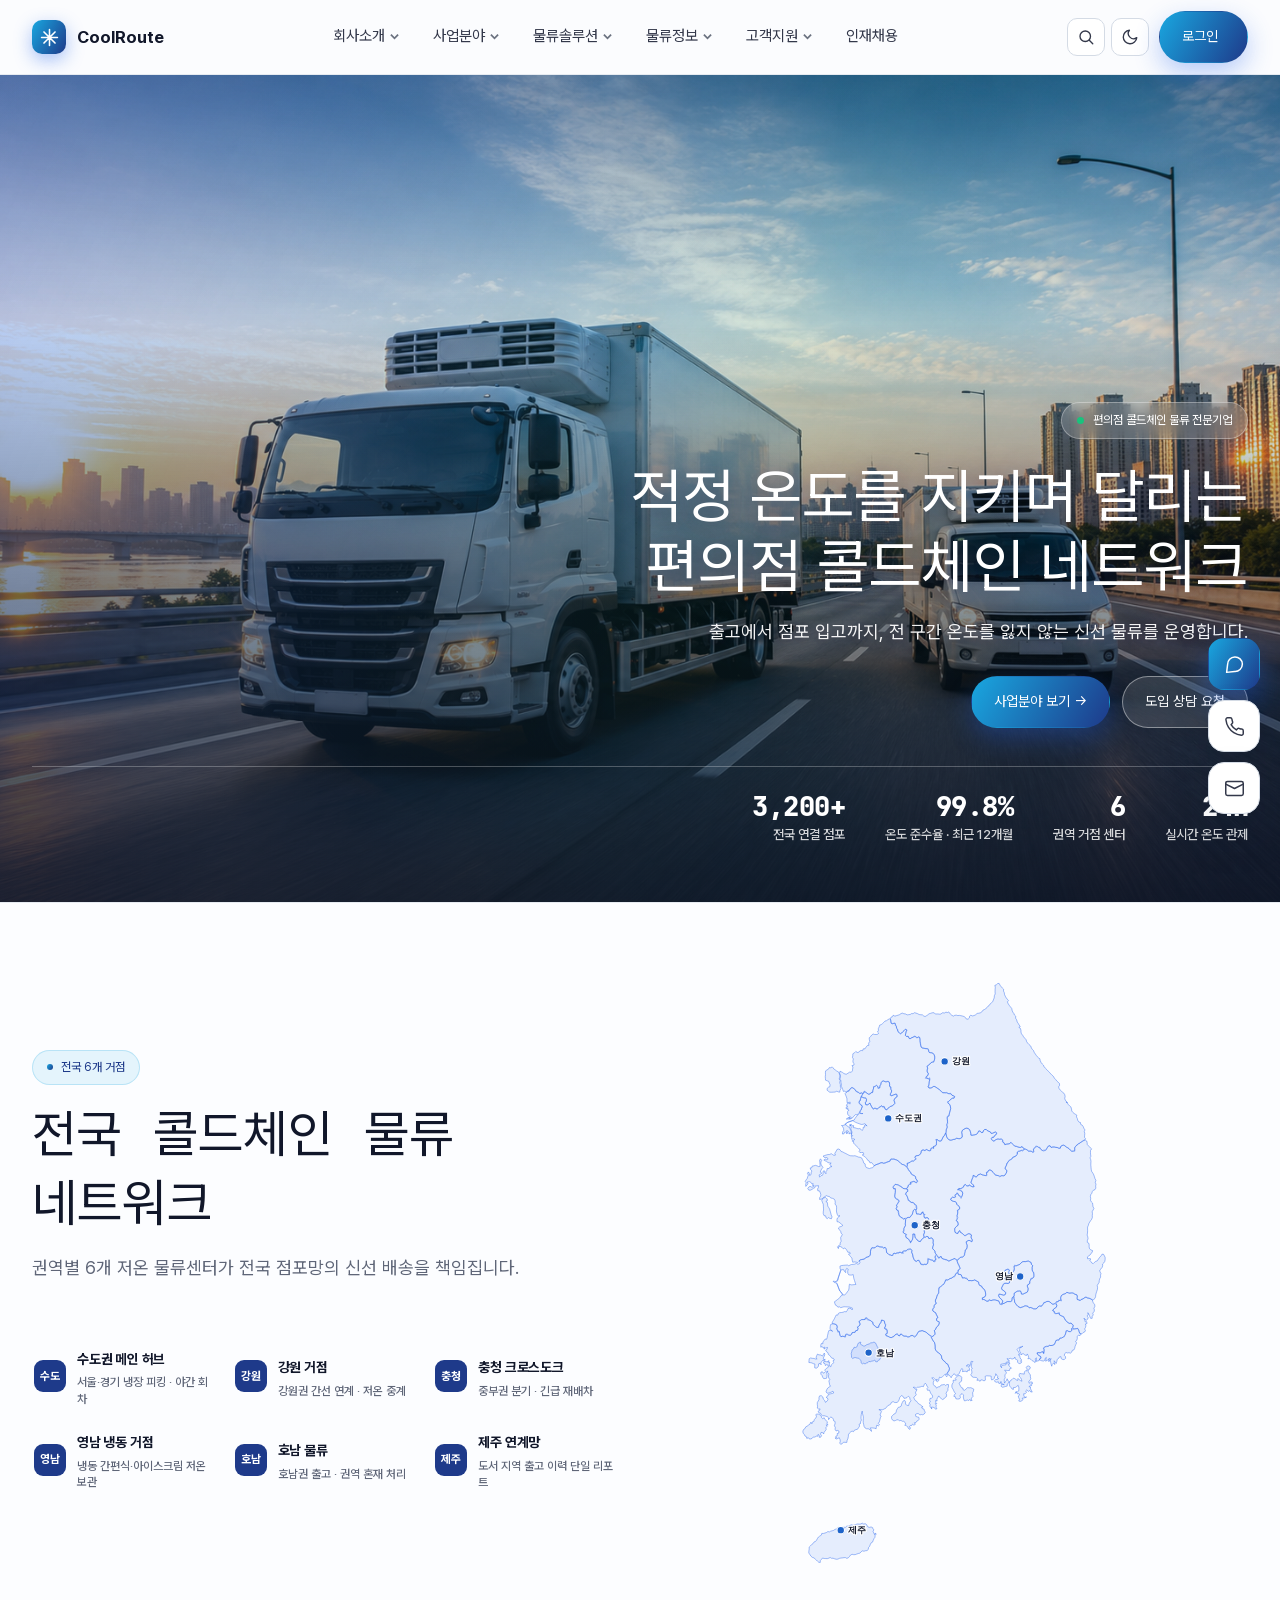
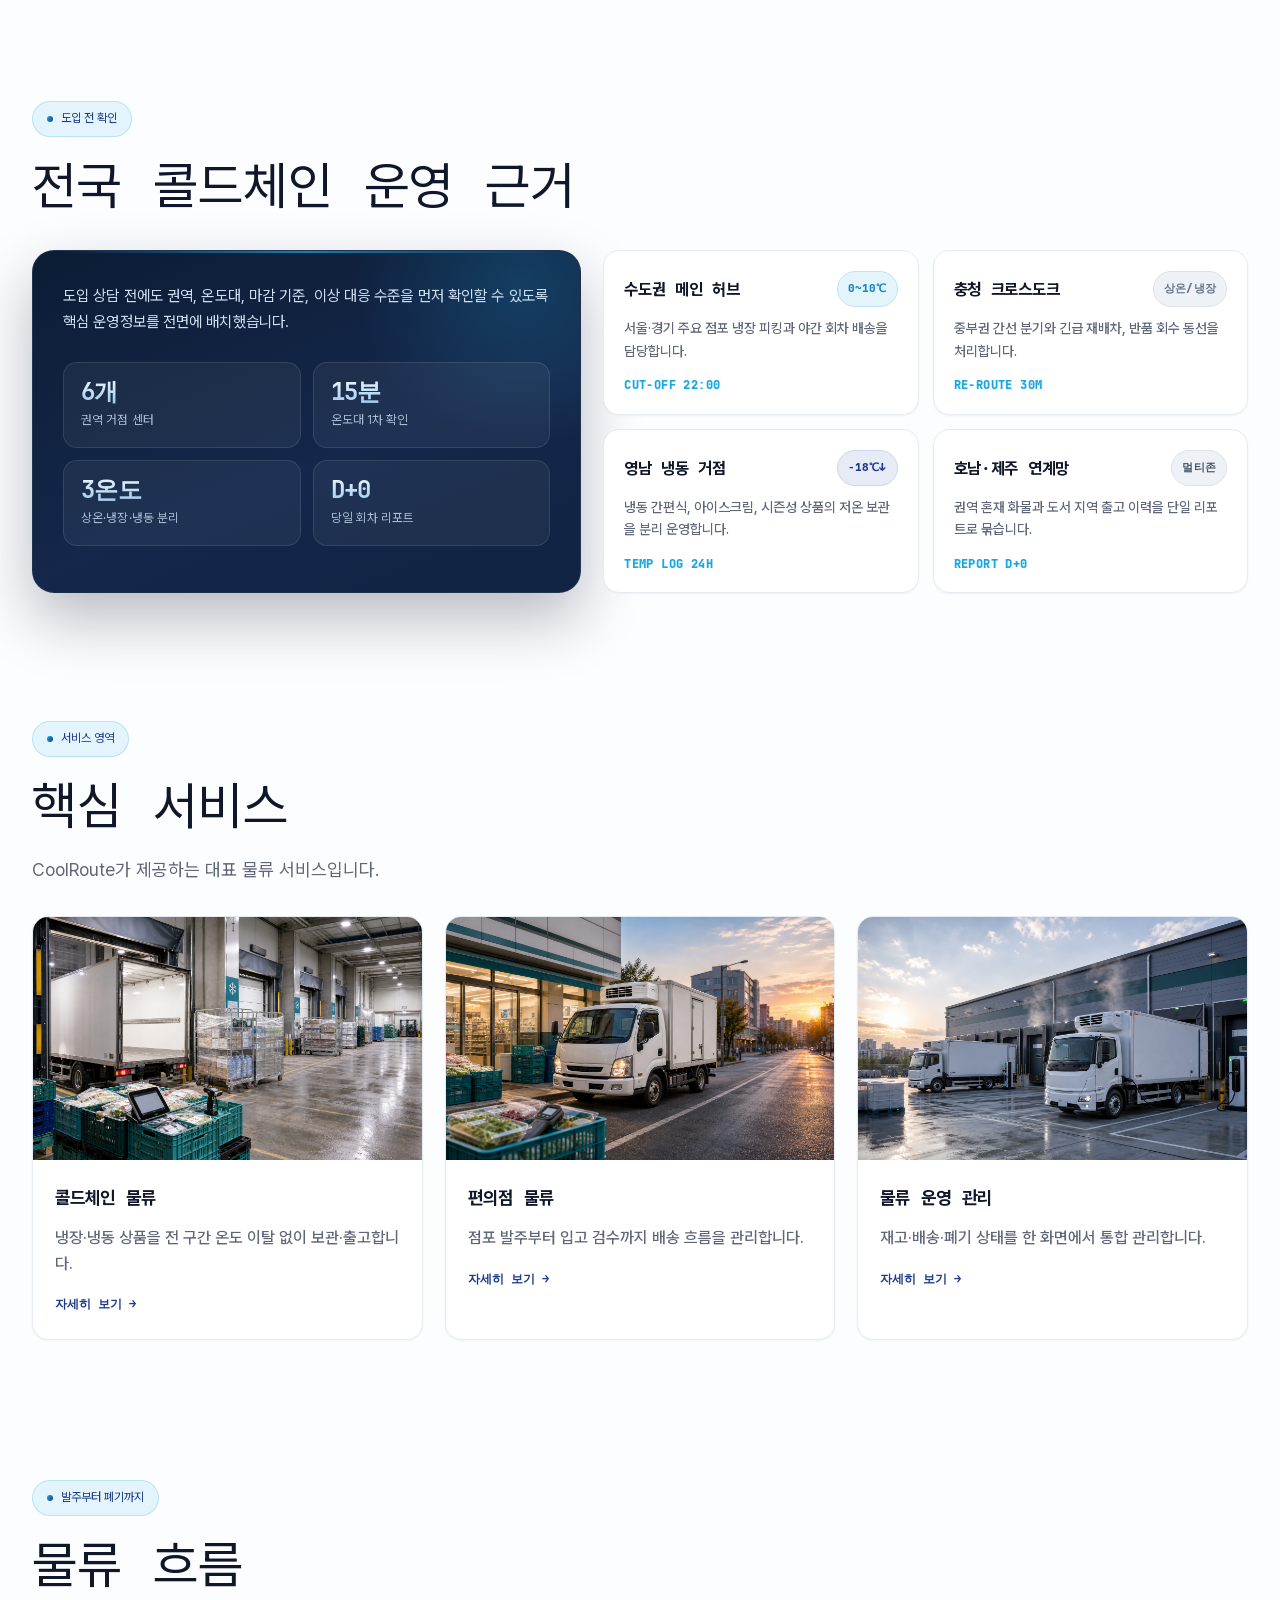
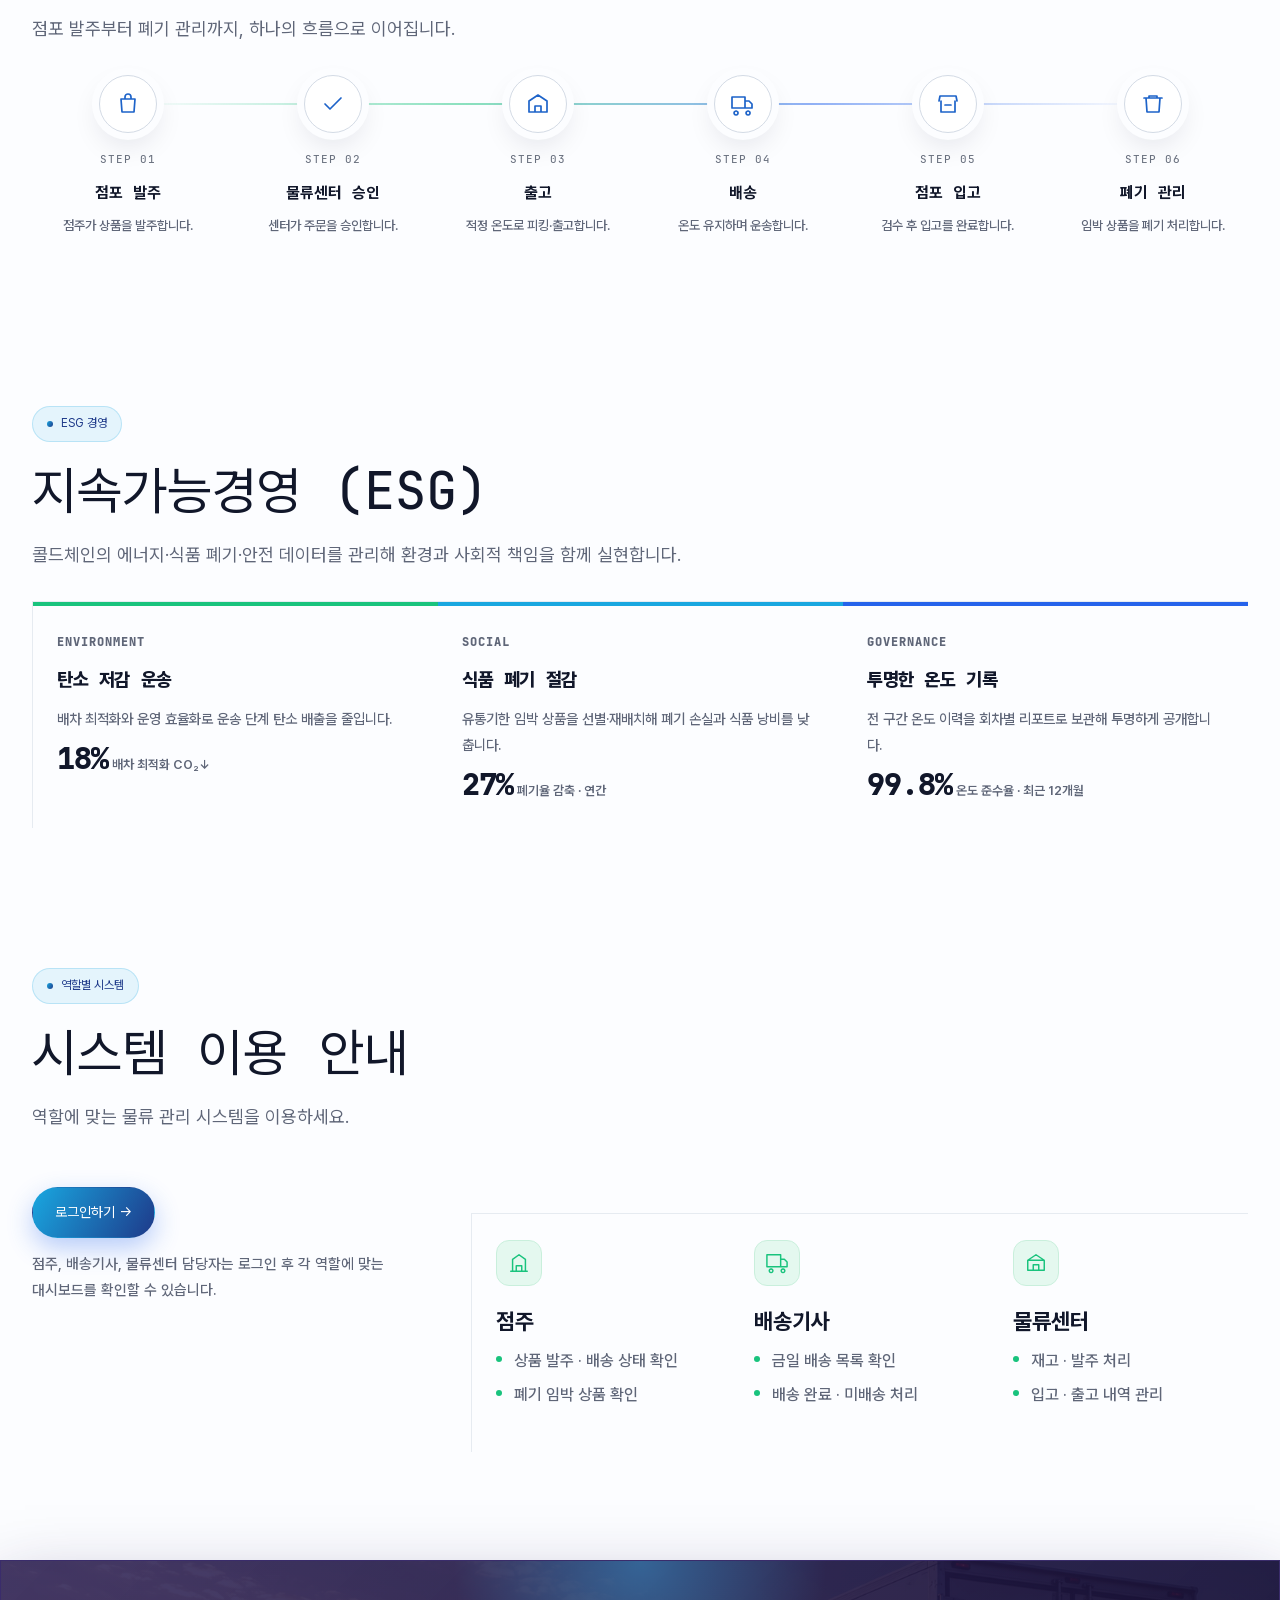
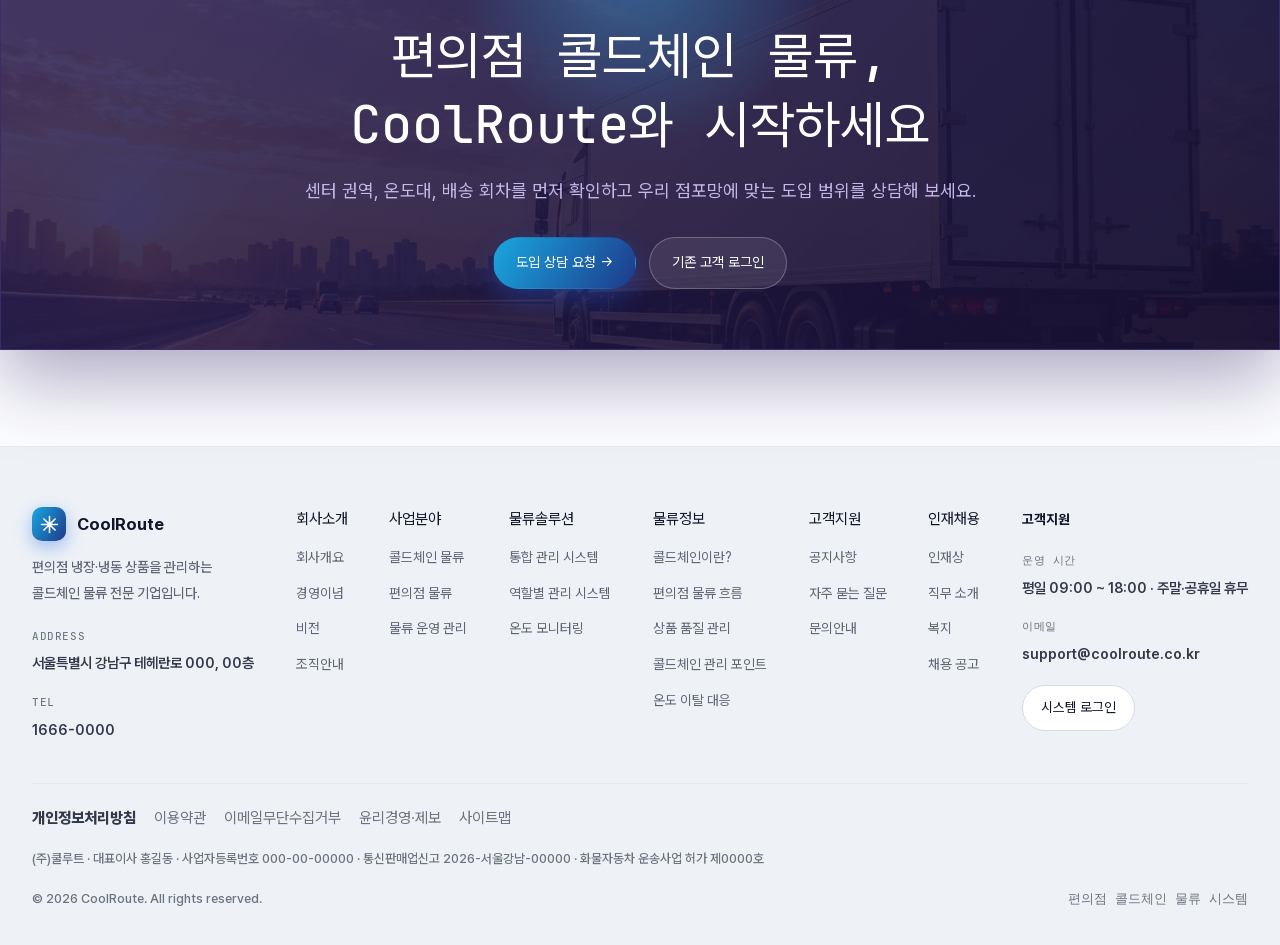
<file: pages/home.html>
<!DOCTYPE html>
<html lang="ko">
<head>
<meta charset="UTF-8">
<meta name="viewport" content="width=device-width, initial-scale=1.0">
<title>CoolRoute — 편의점 콜드체인 물류 전문기업</title>
<meta name="description" content="CoolRoute는 편의점 냉장·냉동 상품의 발주·배송·재고를 연결하는 콜드체인 물류 전문기업입니다. 전국 6개 저온 물류센터, 99.8% 온도 준수율, 24시간 온도 관제.">
<meta name="keywords" content="콜드체인,편의점 물류,냉장 배송,냉동 물류,저온 물류,온도 관제,CoolRoute">
<meta name="author" content="CoolRoute">
<meta name="theme-color" content="#2563eb">
<link rel="canonical" href="https://www.coolroute.co.kr/">
<!-- Open Graph -->
<meta property="og:type" content="website">
<meta property="og:site_name" content="CoolRoute">
<meta property="og:locale" content="ko_KR">
<meta property="og:locale:alternate" content="en_US">
<meta property="og:title" content="CoolRoute — 편의점 콜드체인 물류 전문기업">
<meta property="og:description" content="냉장·냉동 상품의 발주·배송·재고를 연결하는 콜드체인 물류. 전국 6개 저온 물류센터, 99.8% 온도 준수율.">
<meta property="og:url" content="https://www.coolroute.co.kr/">
<meta property="og:image" content="https://www.coolroute.co.kr/images/og-cover.png">
<!-- Twitter -->
<meta name="twitter:card" content="summary_large_image">
<meta name="twitter:title" content="CoolRoute — 편의점 콜드체인 물류 전문기업">
<meta name="twitter:description" content="냉장·냉동 상품의 발주·배송·재고를 연결하는 콜드체인 물류 전문기업.">
<meta name="twitter:image" content="https://www.coolroute.co.kr/images/og-cover.png">
<!-- favicon (inline SVG) -->
<link rel="icon" href="data:image/svg+xml,%3Csvg xmlns='http://www.w3.org/2000/svg' viewBox='0 0 24 24'%3E%3Crect width='24' height='24' rx='6' fill='%232563eb'/%3E%3Cpath d='M12 2v20M2 12h20M5 5l14 14M19 5L5 19' stroke='white' stroke-width='2' stroke-linecap='round' fill='none'/%3E%3C/svg%3E">
<link rel="apple-touch-icon" href="data:image/svg+xml,%3Csvg xmlns='http://www.w3.org/2000/svg' viewBox='0 0 24 24'%3E%3Crect width='24' height='24' rx='6' fill='%232563eb'/%3E%3Cpath d='M12 2v20M2 12h20M5 5l14 14M19 5L5 19' stroke='white' stroke-width='2' stroke-linecap='round' fill='none'/%3E%3C/svg%3E">
<!-- PWA manifest (inline) -->
<link rel="manifest" href="data:application/json,%7B%22name%22%3A%22CoolRoute%22%2C%22short_name%22%3A%22CoolRoute%22%2C%22start_url%22%3A%22.%22%2C%22display%22%3A%22standalone%22%2C%22background_color%22%3A%22%23fbfafe%22%2C%22theme_color%22%3A%22%232563eb%22%7D">
<link rel="stylesheet" href="../styles.css">
<!-- JSON-LD: Organization -->
<script type="application/ld+json">
{
  "@context": "https://schema.org",
  "@type": "Organization",
  "name": "CoolRoute",
  "alternateName": "쿨루트",
  "url": "https://www.coolroute.co.kr/",
  "logo": "https://www.coolroute.co.kr/images/logo.png",
  "description": "편의점 냉장·냉동 상품의 발주·배송·재고를 연결하는 콜드체인 물류 전문기업",
  "address": {"@type": "PostalAddress", "addressCountry": "KR", "addressRegion": "서울특별시", "streetAddress": "강남구 테헤란로 000"},
  "contactPoint": {"@type": "ContactPoint", "contactType": "customer support", "email": "support@coolroute.co.kr", "areaServed": "KR", "availableLanguage": ["Korean", "English"]}
}
</script>
</head>
<body>
<a class="skip" href="#app" data-i18n="skip">본문 바로가기</a>
<div class="aurora"></div><div class="grain"></div>

<header><div class="wrap"><nav>
  <a class="brand" href="#home"><span class="mk"><svg viewBox="0 0 24 24"><path d="M12 2v20M2 12h20M5 5l14 14M19 5L5 19"/></svg></span>CoolRoute</a>
  <ul class="menu">
    <li><a href="#about"><span data-i18n="nav.about">회사소개</span> <svg class="cv" viewBox="0 0 10 10"><path d="M1 3l4 4 4-4"/></svg></a>
      <ul class="sub"><li><a href="#about"><i></i>회사개요</a></li><li><a href="#values"><i></i>경영이념</a></li><li><a href="#vision"><i></i>비전</a></li><li><a href="#org"><i></i>조직안내</a></li></ul></li>
    <li><a href="#business"><span data-i18n="nav.business">사업분야</span> <svg class="cv" viewBox="0 0 10 10"><path d="M1 3l4 4 4-4"/></svg></a>
      <ul class="sub"><li><a href="#biz-cold"><i></i>콜드체인 물류</a></li><li><a href="#biz-cvs"><i></i>편의점 물류</a></li><li><a href="#biz-ops"><i></i>물류 운영 관리</a></li></ul></li>
    <li><a href="#solution"><span data-i18n="nav.solution">물류솔루션</span> <svg class="cv" viewBox="0 0 10 10"><path d="M1 3l4 4 4-4"/></svg></a>
      <ul class="sub"><li><a href="#solution"><i></i>통합 관리 시스템</a></li><li><a href="#roles"><i></i>역할별 관리 시스템</a></li><li><a href="#monitor"><i></i>온도 모니터링</a></li></ul></li>
    <li><a href="#info"><span data-i18n="nav.info">물류정보</span> <svg class="cv" viewBox="0 0 10 10"><path d="M1 3l4 4 4-4"/></svg></a>
      <ul class="sub"><li><a href="#info"><i></i>콜드체인이란?</a></li><li><a href="#flow"><i></i>편의점 물류 흐름</a></li><li><a href="#quality"><i></i>상품 품질 관리</a></li></ul></li>
    <li><a href="#support"><span data-i18n="nav.support">고객지원</span> <svg class="cv" viewBox="0 0 10 10"><path d="M1 3l4 4 4-4"/></svg></a>
      <ul class="sub"><li><a href="#support"><i></i>공지사항</a></li><li><a href="#faq"><i></i>자주 묻는 질문</a></li><li><a href="#faq"><i></i>이용안내</a></li><li><a href="#contact"><i></i>문의안내</a></li></ul></li>
    <li><a href="#recruit" data-i18n="nav.recruit">인재채용</a></li>
  </ul>
  <div class="nav-right">
    <div class="nav-tools">
      <button class="icon-btn" id="searchBtn" aria-label="검색" title="검색"><svg viewBox="0 0 24 24"><circle cx="11" cy="11" r="7"/><path d="m21 21-4.3-4.3"/></svg></button>
      <button class="icon-btn" id="themeBtn" aria-label="다크 모드 전환" title="테마"><svg viewBox="0 0 24 24"><path d="M21 12.8A9 9 0 1 1 11.2 3a7 7 0 0 0 9.8 9.8z"/></svg></button>
    </div>
    <div class="login">
      <a href="#" class="pill pill-pri"><span data-i18n="nav.login">로그인</span> <svg class="cv" viewBox="0 0 10 10" style="stroke:#fff"><path d="M1 3l4 4 4-4"/></svg></a>
      <ul class="sub">
        <li><a href="#"><span><span class="role-i"><svg viewBox="0 0 24 24"><path d="M3 21h18M5 21V8l7-5 7 5v13M9 21v-6h6v6"/></svg></span>점주</span><small>STORE</small></a></li>
        <li><a href="#"><span><span class="role-i"><svg viewBox="0 0 24 24"><path d="M1 3h15v13H1zM16 8h4l3 3v5h-7M5.5 18.5a2 2 0 1 0 .1 0M18.5 18.5a2 2 0 1 0 .1 0"/></svg></span>배송기사</span><small>DRIVER</small></a></li>
        <li><a href="#"><span><span class="role-i"><svg viewBox="0 0 24 24"><path d="M3 9l9-6 9 6v11H3zM3 9h18M9 20v-6h6v6"/></svg></span>물류센터</span><small>CENTER</small></a></li>
      </ul>
    </div>
    <button class="burger" id="burger" aria-label="메뉴"><span></span><span></span><span></span></button>
  </div>
</nav></div></header>
<div class="mobile" id="mobile">
  <a href="#home" data-i18n="nav.home">홈</a><a href="#about" data-i18n="nav.about">회사소개</a><a href="#business" data-i18n="nav.business">사업분야</a><a href="#solution" data-i18n="nav.solution">물류솔루션</a><a href="#info" data-i18n="nav.info">물류정보</a><a href="#support" data-i18n="nav.support">고객지원</a><a href="#recruit" data-i18n="nav.recruit">인재채용</a>
  <a href="#" class="pill pill-pri" style="justify-content:center;margin-top:6px" data-i18n="nav.login">로그인</a>
</div>

<main id="app" data-page="home" aria-live="polite">
<div class="page active" id="page-home">
  <section class="showcase reveal" id="top">
    <div class="hero-slider" data-autoplay="10000">
      <div class="hero-slide is-active"><img src="../images/hero-highway.png" alt="콜드체인 배송 차량이 일출 무렵 고속도로를 달리는 모습" fetchpriority="high"></div>
      <div class="hero-slide"><img src="../images/hero-truck.png" alt="적정 온도를 유지하며 주행하는 CoolRoute 냉장·냉동 배송 차량" loading="lazy"></div>
      <div class="hero-slide"><img src="../images/fleet-dock-dawn.png" alt="새벽 물류센터 도크에 정렬한 냉동 배송 차량" loading="lazy"></div>
      <div class="hero-slide"><img src="../images/control-room.png" alt="여러 온도 화면을 운영하는 콜드체인 물류 관제실" loading="lazy"></div>
    </div>
    <div class="sc-cap"><div class="wrap">
      <span class="chip showcase-chip"><span class="live"></span><span data-i18n="hero.chip">편의점 콜드체인 물류 전문기업</span></span>
      <h2 data-i18n="sc.h2">적정 온도를 지키며 달리는<br>편의점 콜드체인 네트워크</h2>
      <p data-i18n="sc.p">출고에서 점포 입고까지, 전 구간 온도를 잃지 않는 신선 물류를 운영합니다.</p>
      <div class="hero-cta showcase-cta"><a href="#business" class="pill pill-pri" data-i18n="hero.cta1">사업분야 보기 →</a><a href="#" class="pill pill-ghost" data-action="consult" data-i18n="hero.cta2">도입 상담 요청</a></div>
      <div class="showcase-trust">
        <div><b data-count="3200" data-suffix="+">3,200+</b><span data-i18n="trust.1">전국 연결 점포</span></div>
        <div><b data-count="99.8" data-suffix="%">99.8%</b><span data-i18n="trust.2">온도 준수율 · 최근 12개월</span></div>
        <div><b data-count="6">6</b><span data-i18n="trust.3">권역 거점 센터</span></div>
        <div><b>24h</b><span data-i18n="trust.4">실시간 온도 관제</span></div>
      </div>
    </div></div>
  </section>

  <!-- 전국 네트워크 지도 -->
  <section class="pg-sec alt" id="network"><div class="wrap">
    <div class="map-wrap">
      <div class="map-left">
        <div class="head head-left reveal"><div class="eyebrow">전국 6개 거점</div><h2 data-i18n="map.h">전국 콜드체인 물류 네트워크</h2><p data-i18n="map.p">권역별 6개 저온 물류센터가 전국 점포망의 신선 배송을 책임집니다.</p></div>
        <div class="map-list reveal" style="animation-delay:.1s">
        <div class="mrow"><span class="mn">수도</span><div><b>수도권 메인 허브</b><span data-i18n="map.1">서울·경기 냉장 피킹 · 야간 회차</span></div><span class="mt mt--ops">CUT 22:00</span></div>
        <div class="mrow"><span class="mn">강원</span><div><b>강원 거점</b><span data-i18n="map.2">강원권 간선 연계 · 저온 중계</span></div><span class="mt mt--chill">0~10℃</span></div>
        <div class="mrow"><span class="mn">충청</span><div><b>충청 크로스도크</b><span data-i18n="map.3">중부권 분기 · 긴급 재배차</span></div><span class="mt mt--ops">RE 30M</span></div>
        <div class="mrow"><span class="mn">영남</span><div><b>영남 냉동 거점</b><span data-i18n="map.4">냉동 간편식·아이스크림 저온 보관</span></div><span class="mt mt--frozen">-18℃↓</span></div>
        <div class="mrow"><span class="mn">호남</span><div><b>호남 물류</b><span data-i18n="map.5">호남권 출고 · 권역 혼재 처리</span></div><span class="mt mt--ambient">멀티존</span></div>
        <div class="mrow"><span class="mn">제주</span><div><b>제주 연계망</b><span data-i18n="map.6">도서 지역 출고 이력 단일 리포트</span></div><span class="mt mt--ops">D+0</span></div>
        </div>
      </div>
      <div class="map-figure reveal" role="img" aria-label="전국 6개 물류센터 위치 지도">
        <div class="kr-canvas" id="krMap"></div>
      </div>
    </div>
  </div></section>

  <!-- 전국 콜드체인 운영 근거 -->
  <section class="proof-section reveal" id="proof"><div class="wrap">
    <div class="head head-left reveal"><div class="eyebrow" data-i18n="pf.cap">도입 전 확인</div><h2 data-i18n="pf.h">전국 콜드체인 운영 근거</h2></div>
    <div class="proof-layout">
      <div class="proof-copy reveal">
        <p data-i18n="pf.p">도입 상담 전에도 권역, 온도대, 마감 기준, 이상 대응 수준을 먼저 확인할 수 있도록 핵심 운영정보를 전면에 배치했습니다.</p>
        <div class="proof-metrics">
          <div class="proof-metric"><b>6개</b><span data-i18n="pf.m1">권역 거점 센터</span></div>
          <div class="proof-metric"><b>15분</b><span data-i18n="pf.m2">온도대 1차 확인</span></div>
          <div class="proof-metric"><b>3온도</b><span data-i18n="pf.m3">상온·냉장·냉동 분리</span></div>
          <div class="proof-metric"><b>D+0</b><span data-i18n="pf.m4">당일 회차 리포트</span></div>
        </div>
      </div>
      <div class="network-list reveal" style="animation-delay:.1s">
        <div class="network-card"><div class="area"><h3 data-i18n="pf.c1h">수도권 메인 허브</h3><span class="temp temp--chill">0~10℃</span></div><p data-i18n="pf.c1p">서울·경기 주요 점포 냉장 피킹과 야간 회차 배송을 담당합니다.</p><small>CUT-OFF 22:00</small></div>
        <div class="network-card"><div class="area"><h3 data-i18n="pf.c2h">충청 크로스도크</h3><span class="temp temp--ambient">상온/냉장</span></div><p data-i18n="pf.c2p">중부권 간선 분기와 긴급 재배차, 반품 회수 동선을 처리합니다.</p><small>RE-ROUTE 30M</small></div>
        <div class="network-card"><div class="area"><h3 data-i18n="pf.c3h">영남 냉동 거점</h3><span class="temp temp--frozen">-18℃↓</span></div><p data-i18n="pf.c3p">냉동 간편식, 아이스크림, 시즌성 상품의 저온 보관을 분리 운영합니다.</p><small>TEMP LOG 24H</small></div>
        <div class="network-card"><div class="area"><h3 data-i18n="pf.c4h">호남·제주 연계망</h3><span class="temp temp--ops">멀티존</span></div><p data-i18n="pf.c4p">권역 혼재 화물과 도서 지역 출고 이력을 단일 리포트로 묶습니다.</p><small>REPORT D+0</small></div>
      </div>
    </div>
  </div></section>

  <!-- 핵심 서비스 -->
  <section class="pg-sec"><div class="wrap">
    <div class="head reveal"><div class="eyebrow">서비스 영역</div><h2>핵심 서비스</h2><p>CoolRoute가 제공하는 대표 물류 서비스입니다.</p></div>
    <div class="svc-grid">
      <a class="svc-card reveal" href="#biz-cold"><div class="svc-img"><img src="../images/warehouse-dock.png" alt="콜드 물류센터 도크에서 적정 온도로 출고하는 모습"></div><div class="svc-body"><h3>콜드체인 물류</h3><p>냉장·냉동 상품을 전 구간 온도 이탈 없이 보관·출고합니다.</p><span class="meta">자세히 보기 →</span></div></a>
      <a class="svc-card reveal" style="animation-delay:.08s" href="#biz-cvs"><div class="svc-img"><img src="../images/store-delivery.png" alt="편의점 앞에서 신선식품을 입고하는 냉장 배송 차량"></div><div class="svc-body"><h3>편의점 물류</h3><p>점포 발주부터 입고 검수까지 배송 흐름을 관리합니다.</p><span class="meta">자세히 보기 →</span></div></a>
      <a class="svc-card reveal" style="animation-delay:.16s" href="#biz-ops"><div class="svc-img"><img src="../images/fleet-dock-dawn.png" alt="새벽 물류센터 도크에 정렬한 냉동 배송 차량"></div><div class="svc-body"><h3>물류 운영 관리</h3><p>재고·배송·폐기 상태를 한 화면에서 통합 관리합니다.</p><span class="meta">자세히 보기 →</span></div></a>
    </div>
  </div></section>

  <!-- 물류 흐름 -->
  <section class="pg-sec alt"><div class="wrap">
    <div class="head reveal"><div class="eyebrow">발주부터 폐기까지</div><h2>물류 흐름</h2><p>점포 발주부터 폐기 관리까지, 하나의 흐름으로 이어집니다.</p></div>
    <div class="flow reveal">
      <div class="step"><div class="nd"><svg viewBox="0 0 24 24"><path d="M5 7h14l-1 13H6zM9 7V5a3 3 0 0 1 6 0v2"/></svg></div><span class="si">STEP 01</span><h4>점포 발주</h4><p>점주가 상품을 발주합니다.</p></div>
      <div class="step"><div class="nd"><svg viewBox="0 0 24 24"><path d="M4 12l5 5L20 6"/></svg></div><span class="si">STEP 02</span><h4>물류센터 승인</h4><p>센터가 주문을 승인합니다.</p></div>
      <div class="step"><div class="nd"><svg viewBox="0 0 24 24"><path d="M3 9l9-6 9 6v11H3zM9 20v-6h6v6"/></svg></div><span class="si">STEP 03</span><h4>출고</h4><p>적정 온도로 피킹·출고합니다.</p></div>
      <div class="step"><div class="nd"><svg viewBox="0 0 24 24"><path d="M1 5h13v11H1zM14 9h4l3 3v4h-7M5 19a2 2 0 1 0 .1 0M17 19a2 2 0 1 0 .1 0"/></svg></div><span class="si">STEP 04</span><h4>배송</h4><p>온도 유지하며 운송합니다.</p></div>
      <div class="step"><div class="nd"><svg viewBox="0 0 24 24"><path d="M3 9l1-5h16l1 5M5 9v11h14V9M9 13h6"/></svg></div><span class="si">STEP 05</span><h4>점포 입고</h4><p>검수 후 입고를 완료합니다.</p></div>
      <div class="step"><div class="nd"><svg viewBox="0 0 24 24"><path d="M3 6h18M8 6V4h8v2M19 6l-1 14H6L5 6"/></svg></div><span class="si">STEP 06</span><h4>폐기 관리</h4><p>임박 상품을 폐기 처리합니다.</p></div>
    </div>
  </div></section>

  <!-- ESG -->
  <section class="pg-sec"><div class="wrap">
    <div class="head reveal"><div class="eyebrow">ESG 경영</div><h2 data-i18n="esg.h">지속가능경영 (ESG)</h2><p data-i18n="esg.p">콜드체인의 에너지·식품 폐기·안전 데이터를 관리해 환경과 사회적 책임을 함께 실현합니다.</p></div>
    <div class="esg-grid">
      <div class="esg-card e reveal"><span class="tagk">ENVIRONMENT</span><h4 data-i18n="esg.e">탄소 저감 운송</h4><p data-i18n="esg.ed">배차 최적화와 운영 효율화로 운송 단계 탄소 배출을 줄입니다.</p><span class="big"><span data-count="18" data-suffix="%">18%</span><small data-i18n="esg.es1">배차 최적화 CO₂↓</small></span></div>
      <div class="esg-card s reveal" style="animation-delay:.08s"><span class="tagk">SOCIAL</span><h4 data-i18n="esg.s">식품 폐기 절감</h4><p data-i18n="esg.sd">유통기한 임박 상품을 선별·재배치해 폐기 손실과 식품 낭비를 낮춥니다.</p><span class="big"><span data-count="27" data-suffix="%">27%</span><small data-i18n="esg.ss1">폐기율 감축 · 연간</small></span></div>
      <div class="esg-card g reveal" style="animation-delay:.16s"><span class="tagk">GOVERNANCE</span><h4 data-i18n="esg.g">투명한 온도 기록</h4><p data-i18n="esg.gd">전 구간 온도 이력을 회차별 리포트로 보관해 투명하게 공개합니다.</p><span class="big"><span data-count="99.8" data-suffix="%">99.8%</span><small data-i18n="esg.gs1">온도 준수율 · 최근 12개월</small></span></div>
    </div>
  </div></section>

  <section class="pg-sec alt split-section split-system"><div class="wrap">
    <div class="head head-left reveal"><div class="eyebrow">역할별 시스템</div><h2>시스템 이용 안내</h2><p>역할에 맞는 물류 관리 시스템을 이용하세요.</p></div>
    <div class="roles">
      <div class="role reveal"><div class="ico"><svg viewBox="0 0 24 24"><path d="M3 21h18M5 21V8l7-5 7 5v13M9 21v-6h6v6"/></svg></div><h4>점주</h4><ul class="blist"><li>상품 발주 · 배송 상태 확인</li><li>폐기 임박 상품 확인</li></ul></div>
      <div class="role reveal" style="animation-delay:.08s"><div class="ico"><svg viewBox="0 0 24 24"><path d="M1 3h15v13H1zM16 8h4l3 3v5h-7M5.5 18.5a2 2 0 1 0 .1 0M18.5 18.5a2 2 0 1 0 .1 0"/></svg></div><h4>배송기사</h4><ul class="blist"><li>금일 배송 목록 확인</li><li>배송 완료 · 미배송 처리</li></ul></div>
      <div class="role reveal" style="animation-delay:.16s"><div class="ico"><svg viewBox="0 0 24 24"><path d="M3 9l9-6 9 6v11H3zM3 9h18M9 20v-6h6v6"/></svg></div><h4>물류센터</h4><ul class="blist"><li>재고 · 발주 처리</li><li>입고 · 출고 내역 관리</li></ul></div>
    </div>
    <div class="system-action">
      <a href="#" class="pill pill-pri">로그인하기 →</a>
      <p>점주, 배송기사, 물류센터 담당자는 로그인 후 각 역할에 맞는 대시보드를 확인할 수 있습니다.</p>
    </div>
  </div></section>

  <section class="cta">
    <div class="cta-box reveal">
      <h2 data-i18n="cta.h">편의점 콜드체인 물류,<br>CoolRoute와 시작하세요</h2>
      <p data-i18n="cta.p">센터 권역, 온도대, 배송 회차를 먼저 확인하고 우리 점포망에 맞는 도입 범위를 상담해 보세요.</p>
      <div class="row"><a href="#" class="pill pill-pri" data-action="consult" data-i18n="cta.b1">도입 상담 요청 →</a><a href="#" class="pill pill-ghost" data-i18n="cta.b2">기존 고객 로그인</a></div>
    </div>
  </section>
</div>

<!-- ===================== 회사소개 ===================== -->
</main>

<!-- 플로팅 퀵메뉴 -->
<div class="quickmenu" aria-label="빠른 메뉴">
  <button class="qbtn primary" data-action="consult" aria-label="도입 상담"><span class="qtip" data-i18n="qm.consult">도입 상담</span><svg viewBox="0 0 24 24"><path d="M21 11.5a8.4 8.4 0 0 1-9 8.4L3 21l1.1-9A8.4 8.4 0 1 1 21 11.5z"/></svg></button>
  <a class="qbtn" href="tel:1666-0000" aria-label="전화 문의"><span class="qtip" data-i18n="qm.call">1666-0000</span><svg viewBox="0 0 24 24"><path d="M22 16.9v3a2 2 0 0 1-2.2 2 19.8 19.8 0 0 1-8.6-3 19.5 19.5 0 0 1-6-6 19.8 19.8 0 0 1-3-8.6A2 2 0 0 1 4.1 2h3a2 2 0 0 1 2 1.7c.1 1 .4 1.9.7 2.8a2 2 0 0 1-.5 2.1L8.1 9.9a16 16 0 0 0 6 6l1.3-1.3a2 2 0 0 1 2.1-.4c.9.3 1.8.6 2.8.7a2 2 0 0 1 1.7 2z"/></svg></a>
  <a class="qbtn" href="mailto:support@coolroute.co.kr" aria-label="이메일 문의"><span class="qtip" data-i18n="qm.mail">이메일 문의</span><svg viewBox="0 0 24 24"><rect x="2" y="4" width="20" height="16" rx="2"/><path d="m22 7-10 5L2 7"/></svg></a>
  <button class="qbtn" id="toTop" aria-label="맨 위로"><span class="qtip" data-i18n="qm.top">맨 위로</span><svg viewBox="0 0 24 24"><path d="M12 19V5M5 12l7-7 7 7"/></svg></button>
</div>

<!-- 도입 상담 모달 -->
<div class="modal" id="consultModal" role="dialog" aria-modal="true" aria-labelledby="cm-title">
  <div class="modal-card">
    <div class="modal-top">
      <div><h3 id="cm-title" data-i18n="form.title">도입 상담 신청</h3><p class="sub-t" data-i18n="form.sub">점포망과 온도대에 맞는 도입 범위를 안내해 드립니다. 영업일 기준 1일 내 회신.</p></div>
      <button class="modal-x" id="modalClose" aria-label="닫기"><svg viewBox="0 0 24 24"><path d="M18 6 6 18M6 6l12 12"/></svg></button>
    </div>
    <form id="consultForm" novalidate>
      <div class="form-fields">
        <div class="field-row">
          <div class="field"><label data-i18n="form.company">회사·브랜드명 <span class="req">*</span></label><input name="company" required><div class="err" data-i18n="form.err">필수 항목입니다</div></div>
          <div class="field"><label data-i18n="form.name">담당자명 <span class="req">*</span></label><input name="name" required><div class="err" data-i18n="form.err">필수 항목입니다</div></div>
        </div>
        <div class="field-row">
          <div class="field"><label data-i18n="form.phone">연락처 <span class="req">*</span></label><input name="phone" inputmode="tel" required placeholder="010-0000-0000"><div class="err" data-i18n="form.errp">올바른 연락처를 입력하세요</div></div>
          <div class="field"><label data-i18n="form.stores">점포 수</label><input name="stores" inputmode="numeric" placeholder="예: 50"></div>
        </div>
        <div class="field"><label data-i18n="form.zone">관심 온도대</label><select name="zone"><option value="" data-i18n="form.zsel">선택하세요</option><option data-i18n="form.z1">상온</option><option data-i18n="form.z2">냉장 (0~10℃)</option><option data-i18n="form.z3">냉동 (-18℃↓)</option><option data-i18n="form.z4">혼합 (멀티존)</option></select></div>
        <div class="field"><label data-i18n="form.msg">문의 내용</label><textarea name="message" data-i18n-ph="form.msgph" placeholder="도입 범위, 권역, 희망 일정 등을 적어주세요."></textarea></div>
        <label class="form-consent"><input type="checkbox" name="consent" required><span data-i18n="form.consent">(필수) 상담을 위한 개인정보 수집·이용에 동의합니다.</span></label>
        <div class="form-actions"><button type="submit" class="pill pill-pri" data-i18n="form.submit">상담 신청하기 →</button></div>
      </div>
      <div class="form-ok" id="formOk">
        <div class="ok-i"><svg viewBox="0 0 24 24"><path d="M4 12l5 5L20 6"/></svg></div>
        <h3 data-i18n="form.okt">상담 신청이 접수되었습니다</h3>
        <p data-i18n="form.okp">담당자가 영업일 기준 1일 내 연락드리겠습니다. 감사합니다.</p>
      </div>
    </form>
  </div>
</div>

<!-- 통합 검색 오버레이 -->
<div class="search-overlay" id="searchOverlay" role="dialog" aria-modal="true" aria-label="사이트 검색">
  <div class="search-box">
    <div class="sh"><svg viewBox="0 0 24 24"><circle cx="11" cy="11" r="7"/><path d="m21 21-4.3-4.3"/></svg><input id="searchInput" type="text" data-i18n-ph="search.ph" placeholder="메뉴·섹션 검색 (예: 온도, 채용, 콜드체인)" aria-label="검색어"><kbd>ESC</kbd></div>
    <div class="search-results" id="searchResults"></div>
  </div>
</div>

<footer><div class="wrap">
  <div class="foot">
    <div class="b">
      <a class="brand" href="#home"><span class="mk"><svg viewBox="0 0 24 24"><path d="M12 2v20M2 12h20M5 5l14 14M19 5L5 19"/></svg></span>CoolRoute</a>
      <p data-i18n="foot.about">편의점 냉장·냉동 상품을 관리하는<br>콜드체인 물류 전문 기업입니다.</p>
      <div class="fcontact" style="margin-top:16px">
        <div class="r"><span class="k">ADDRESS</span><span class="v">서울특별시 강남구 테헤란로 000, 00층</span></div>
        <div class="r"><span class="k">TEL</span><span class="v">1666-0000</span></div>
      </div>
    </div>
    <div class="fmenu">
      <div class="fcol">
        <h5><a href="#about" data-i18n="nav.about">회사소개</a></h5>
        <ul>
          <li><a href="#about">회사개요</a></li>
          <li><a href="#values">경영이념</a></li>
          <li><a href="#vision">비전</a></li>
          <li><a href="#org">조직안내</a></li>
        </ul>
      </div>
      <div class="fcol">
        <h5><a href="#business" data-i18n="nav.business">사업분야</a></h5>
        <ul>
          <li><a href="#biz-cold">콜드체인 물류</a></li>
          <li><a href="#biz-cvs">편의점 물류</a></li>
          <li><a href="#biz-ops">물류 운영 관리</a></li>
        </ul>
      </div>
      <div class="fcol">
        <h5><a href="#solution" data-i18n="nav.solution">물류솔루션</a></h5>
        <ul>
          <li><a href="#solution">통합 관리 시스템</a></li>
          <li><a href="#roles">역할별 관리 시스템</a></li>
          <li><a href="#monitor">온도 모니터링</a></li>
        </ul>
      </div>
      <div class="fcol">
        <h5><a href="#info" data-i18n="nav.info">물류정보</a></h5>
        <ul>
          <li><a href="#info">콜드체인이란?</a></li>
          <li><a href="#flow">편의점 물류 흐름</a></li>
          <li><a href="#quality">상품 품질 관리</a></li>
          <li><a href="#coldpoint">콜드체인 관리 포인트</a></li>
          <li><a href="#quality-proof">온도 이탈 대응</a></li>
        </ul>
      </div>
      <div class="fcol">
        <h5><a href="#support" data-i18n="nav.support">고객지원</a></h5>
        <ul>
          <li><a href="#support">공지사항</a></li>
          <li><a href="#faq">자주 묻는 질문</a></li>
          <li><a href="#contact">문의안내</a></li>
        </ul>
      </div>
      <div class="fcol">
        <h5><a href="#recruit" data-i18n="nav.recruit">인재채용</a></h5>
        <ul>
          <li><a href="#recruit">인재상</a></li>
          <li><a href="#rc-jobs">직무 소개</a></li>
          <li><a href="#rc-benefit">복지</a></li>
          <li><a href="#rc-open">채용 공고</a></li>
        </ul>
      </div>
    </div>
    <div><h5 data-i18n="foot.support">고객지원</h5>
      <div class="fcontact">
        <div class="r"><span class="k" data-i18n="foot.hours">운영 시간</span><span class="v">평일 09:00 ~ 18:00 · 주말·공휴일 휴무</span></div>
        <div class="r"><span class="k">이메일</span><span class="v">support@coolroute.co.kr</span></div>
      </div>
      <a href="#" class="pill pill-ghost" style="margin-top:18px;padding:9px 18px;font-size:.86rem" data-i18n="foot.login">시스템 로그인</a>
    </div>
  </div>
  <div class="fbar" style="flex-direction:column;align-items:stretch;gap:14px">
    <div style="display:flex;flex-wrap:wrap;gap:18px;align-items:center">
      <a href="#" style="font-weight:800;color:var(--soft)" data-i18n="foot.privacy">개인정보처리방침</a>
      <a href="#" data-i18n="foot.terms">이용약관</a>
      <a href="#" data-i18n="foot.noemail">이메일무단수집거부</a>
      <a href="#" data-i18n="foot.ethics">윤리경영·제보</a>
      <a href="#about" data-i18n="foot.sitemap">사이트맵</a>
    </div>
    <div style="color:var(--dim)"><span data-i18n="foot.biz">(주)쿨루트 · 대표이사 홍길동 · 사업자등록번호 000-00-00000 · 통신판매업신고 2026-서울강남-00000 · 화물자동차 운송사업 허가 제0000호</span></div>
    <div style="display:flex;justify-content:space-between;flex-wrap:wrap;gap:10px">
      <span>© 2026 CoolRoute. All rights reserved.</span>
      <span class="mono" data-i18n="foot.tag">편의점 콜드체인 물류 시스템</span>
    </div>
  </div>
</div></footer>

<script src="../images/kr-map-data.js"></script>
<script>
  const PAGE_FRAGMENTS=[
    'home','about','business','solution','info','support','recruit'
  ].map(id=>({id,src:`pages/${id}.html`}));

  async function loadPageFragments(){
    const app=document.getElementById('app');
    if(!app||app.querySelector('.page'))return true;
    try{
      const html=await Promise.all(PAGE_FRAGMENTS.map(async page=>{
        const res=await fetch(page.src,{cache:'no-cache'});
        if(!res.ok)throw new Error(`${page.src} (${res.status})`);
        const text=await res.text();
        const doc=new DOMParser().parseFromString(text,'text/html');
        const pageNode=doc.querySelector('.page');
        return pageNode?pageNode.outerHTML:text;
      }));
      app.innerHTML=html.join('\n');
      return true;
    }catch(err){
      console.error('Page fragments failed to load:',err);
      app.innerHTML='<section class="pg-sec"><div class="wrap"><div class="head"><h2>콘텐츠를 불러오지 못했습니다</h2><p>정적 서버에서 다시 열어주세요.</p></div></div></section>';
      return false;
    }
  }

  (async function boot(){
  const pagesReady=await loadPageFragments();
  if(!pagesReady)return;

  // 모바일 메뉴
  const b=document.getElementById('burger'),m=document.getElementById('mobile');
  b.addEventListener('click',()=>m.classList.toggle('open'));
  m.querySelectorAll('a').forEach(a=>a.addEventListener('click',()=>m.classList.remove('open')));

  // 사업분야 탭 (+ ARIA)
  const tabs=[...document.querySelectorAll('.tab')],panels=[...document.querySelectorAll('.tabpanel')];
  tabs.forEach(t=>{t.setAttribute('role','tab');t.id='tab-'+t.dataset.tab;t.setAttribute('aria-controls','biz-'+t.dataset.tab);});
  panels.forEach(p=>{p.setAttribute('role','tabpanel');p.setAttribute('aria-labelledby','tab-'+p.dataset.panel);});
  function act(k){
    tabs.forEach(t=>{const on=t.dataset.tab===k;t.classList.toggle('on',on);t.setAttribute('aria-selected',on);t.tabIndex=on?0:-1;});
    panels.forEach(p=>p.classList.toggle('on',p.dataset.panel===k));
  }
  tabs.forEach(t=>t.addEventListener('click',()=>act(t.dataset.tab)));

  // 다중 페이지 라우터 (+ 스크롤 복원)
  const app=document.getElementById('app');
  const standalonePage=app?app.dataset.page||'':'';
  const pages=[...document.querySelectorAll('.page')];
  const navlinks=[...document.querySelectorAll('.menu>li>a')];
  const pageOf={home:'home',top:'home','':'home',
    about:'about',values:'about',vision:'about',org:'about',
    business:'business','biz-cold':'business','biz-cvs':'business','biz-ops':'business',
    solution:'solution',roles:'solution',monitor:'solution',
    info:'info',flow:'info',quality:'info','coldpoint':'info','quality-proof':'info',
    support:'support',faq:'support',contact:'support',
    recruit:'recruit','rc-jobs':'recruit','rc-benefit':'recruit','rc-open':'recruit'};
  const rootHashes=['home','top','','about','business','solution','info','support','recruit'];
  let currentPage=standalonePage||'home';const scrollMem={};

  function showPage(id){
    pages.forEach(p=>p.classList.toggle('active',p.id==='page-'+id));
    navlinks.forEach(a=>{const h=a.getAttribute('href').slice(1);a.classList.toggle('current',pageOf[h]===id&&id!=='home');});
    const active=document.querySelector('#page-'+id+' .subnav');
    if(active){const links=[...active.querySelectorAll('a')];links.forEach((a,i)=>a.classList.toggle('on',i===0));}
    currentPage=id;
  }
  function route(){
    if(currentPage) scrollMem[currentPage]=window.scrollY;
    const h=location.hash.slice(1);
    const id=h?(pageOf[h]!==undefined?pageOf[h]:(standalonePage||'home')):(standalonePage||'home');
    if(standalonePage&&id!==standalonePage){
      location.href=id+'.html'+(location.hash||('#'+id));
      return;
    }
    showPage(id);
    if(h==='biz-cold'||h==='biz-cvs'||h==='biz-ops') act({'biz-cold':'cold','biz-cvs':'cvs','biz-ops':'ops'}[h]);
    if(h && !rootHashes.includes(h)){
      const el=document.getElementById(h);
      if(el){requestAnimationFrame(()=>el.scrollIntoView({behavior:'smooth',block:'start'}));return;}
    }
    const y=scrollMem[id]||0;
    requestAnimationFrame(()=>window.scrollTo({top:y,behavior:y?'auto':'smooth'}));
  }
  window.addEventListener('hashchange',route);
  window.addEventListener('scroll',()=>{scrollMem[currentPage]=window.scrollY;},{passive:true});

  // 스크롤스파이 (서브내비 현재 섹션 동기화)
  const spyMap={};
  document.querySelectorAll('.subnav a').forEach(a=>{const id=a.getAttribute('href').slice(1);(spyMap[id]=spyMap[id]||[]).push(a);});
  const spy=new IntersectionObserver(es=>{
    es.forEach(en=>{
      if(!en.isIntersecting)return;
      const links=spyMap[en.target.id];if(!links)return;
      links.forEach(a=>{const wrap=a.closest('.subnav');if(wrap)wrap.querySelectorAll('a').forEach(x=>x.classList.remove('on'));a.classList.add('on');});
    });
  },{rootMargin:'-45% 0px -50% 0px',threshold:0});
  Object.keys(spyMap).forEach(id=>{const el=document.getElementById(id);if(el)spy.observe(el);});

  // 숫자 카운터
  const fmt=n=>{const s=Number.isInteger(n)?n.toString():n.toFixed(1);return s.replace(/\B(?=(\d{3})+(?!\d))/g,',');};
  document.querySelectorAll('[data-count]').forEach(el=>{el.textContent=fmt(parseFloat(el.dataset.count))+(el.dataset.suffix||'');});

  // 테마 (다크/라이트)
  const themeBtn=document.getElementById('themeBtn');
  const setTheme=t=>{document.documentElement.setAttribute('data-theme',t);try{localStorage.setItem('cr-theme',t);}catch(e){}themeBtn.setAttribute('aria-pressed',t==='dark');};
  const qp=new URLSearchParams(location.search);
  let savedTheme='light';try{savedTheme=qp.get('theme')||localStorage.getItem('cr-theme')||'light';}catch(e){}
  setTheme(savedTheme);
  themeBtn.addEventListener('click',()=>setTheme(document.documentElement.getAttribute('data-theme')==='dark'?'light':'dark'));

  // 다국어 (KO / EN)
  const I18N={en:{
    'skip':'Skip to content',
    'nav.home':'Home','nav.about':'About','nav.business':'Business','nav.solution':'Solutions','nav.info':'Resources','nav.support':'Support','nav.recruit':'Careers','nav.login':'Login',
    'hero.chip':'Convenience-store cold chain logistics specialist','hero.h1a':'Convenience-store cold chain logistics','hero.h1b':'safer and faster',
    'hero.lead':'CoolRoute connects ordering, delivery and inventory of chilled and frozen goods as a cold chain logistics specialist.',
    'hero.cta1':'View business →','hero.cta2':'Request consultation','ops.1t':'Onboarding','ops.1d':'New store / brand logistics inquiry',
    'trust.1':'Connected stores','trust.2':'Temp compliance','trust.3':'Logistics centers','trust.4':'Temp control','trust.note':'* As of 2026.06 · internal operations data','console.foot':'* Illustrative operations view',
    'sc.h2':'Holding the temperature on the move —<br>the convenience-store cold chain network','sc.p':'From dispatch to store arrival, we run fresh logistics that never loses temperature across every segment.',
    'cert.cap':'Certified · Standards','cert.1':'Food safety certification','cert.2':'Quality management','cert.3':'Food safety management','cert.4b':'Cold Chain Standard','cert.4':'Constant-temp protocol','marq.cap':'Trusted by convenience-store brands nationwide',
    'map.h':'Nationwide cold chain network','map.p':'Six regional constant-temp centers handle fresh delivery across the national store network.',
    'map.1':'Seoul·Gyeonggi chilled picking · night routes','map.2':'Gangwon trunk relay · constant temp','map.3':'Central branching · rapid re-route','map.4':'Frozen meals·ice cream low-temp storage','map.5':'Honam dispatch · mixed-region handling','map.6':'Island shipment logs in one report',
    'pf.cap':'Before you start','pf.h':'Evidence for nationwide cold chain operations','pf.p':'Even before a consultation, we put the core operational facts up front — regions, temperature zones, cut-off times and incident-response levels — so you can check them first.',
    'pf.m1':'Regional hub centers','pf.m2':'First temp check','pf.m3':'Ambient·chilled·frozen split','pf.m4':'Same-day trip report',
    'pf.c1h':'Capital-area main hub','pf.c1p':'Handles chilled picking and night-route delivery for key Seoul·Gyeonggi stores.',
    'pf.c2h':'Chungcheong cross-dock','pf.c2p':'Manages central trunk branching, rapid re-routing and return-pickup lanes.',
    'pf.c3h':'Yeongnam frozen hub','pf.c3p':'Runs separate low-temp storage for frozen meals, ice cream and seasonal goods.',
    'pf.c4h':'Honam·Jeju network','pf.c4p':'Bundles mixed-region freight and island shipment logs into one report.',
    'esg.h':'Sustainability (ESG)','esg.p':'We manage cold chain energy, food waste and safety data to deliver on environmental and social responsibility.',
    'esg.e':'Low-carbon transport','esg.ed':'Route optimization and constant-temp efficiency cut transport-stage carbon emissions.','esg.es1':'Routing CO₂↓',
    'esg.s':'Food waste reduction','esg.sd':'We sort and reallocate near-expiry goods to lower disposal loss and food waste.','esg.ss1':'Disposal cut',
    'esg.g':'Transparent temp records','esg.gd':'Full-route temperature history is stored as per-trip reports and disclosed transparently.','esg.gs1':'Temp compliance',
    'cta.h':'Start your convenience-store cold chain<br>logistics with CoolRoute','cta.p':'Check center regions, temperature zones and delivery cycles, then discuss the right scope for your store network.','cta.b1':'Request consultation →','cta.b2':'Existing customer login',
    'qm.consult':'Consultation','qm.call':'1666-0000','qm.mail':'Email us','qm.top':'Back to top',
    'form.title':'Request a consultation','form.sub':"We'll advise the right scope for your network. Reply within 1 business day.",'form.company':'Company / brand','form.name':'Contact name','form.phone':'Phone','form.stores':'Stores','form.zone':'Temperature zone','form.zsel':'Select','form.z1':'Ambient','form.z2':'Chilled (0~10℃)','form.z3':'Frozen (-18℃↓)','form.z4':'Mixed (multi-zone)','form.msg':'Message','form.msgph':'Tell us about scope, region, preferred schedule.','form.consent':'(Required) I agree to the collection and use of personal data for consultation.','form.submit':'Submit request →','form.err':'This field is required','form.errp':'Enter a valid phone number','form.okt':'Your request has been received','form.okp':'Our team will contact you within 1 business day. Thank you.',
    'search.ph':'Search menus · sections (e.g. temperature, careers)',
    'foot.about':'A cold chain logistics specialist managing<br>convenience-store chilled and frozen goods.','foot.menu':'Main menu','foot.support':'Support','foot.hours':'Hours','foot.login':'System login','foot.privacy':'Privacy Policy','foot.terms':'Terms of Use','foot.noemail':'No Email Collection','foot.ethics':'Ethics · Report','foot.sitemap':'Sitemap','foot.biz':'CoolRoute Inc. · CEO Hong Gil-dong · Biz Reg. 000-00-00000 · Mail-order 2026-Seoul Gangnam-00000 · Freight license No.0000','foot.tag':'Convenience-store cold chain logistics system',
    'rc.h1':'Careers','rc.p':'People who protect freshness to the very end. Grow with CoolRoute.','rc.n1':'Talent','rc.n2':'Jobs','rc.n3':'Benefits','rc.n4':'Openings','rc.talent':'Our talent','rc.t1':'Responsibility','rc.t1d':'Keeps the promised temperature and timing to the end.','rc.t2':'Execution','rc.t2d':'Spots field issues fast and acts immediately.','rc.t3':'Data thinking','rc.t3d':'Judges and improves with numbers and history.','rc.jobs':'Jobs','rc.j1':'Logistics operations','rc.j1d':'Manage constant-temp shipping, dispatch and routes.','rc.j2':'Constant-temp delivery','rc.j2d':'Deliver to stores with chilled/frozen vehicles.','rc.j3':'System development','rc.j3d':'Build control, ordering and delivery platforms.','rc.j4':'Logistics planning','rc.j4d':'Network design and data analysis.','rc.benefit':'Benefits','rc.b1':'Flexible work','rc.b1d':'Flexible and shift-compensation schemes by role.','rc.b2':'Health · safety','rc.b2d':'Regular checkups and on-site safety equipment.','rc.b3':'Growth support','rc.b3d':'Certification·education costs and internal mobility.','rc.open':'Check our open positions now','rc.opend':"We're hiring across operations, delivery, development and planning.",'rc.apply':'Apply / inquire →'
  }};
  const i18nEls=[...document.querySelectorAll('[data-i18n]')];
  i18nEls.forEach(el=>el.dataset.ko=el.innerHTML);
  const i18nPh=[...document.querySelectorAll('[data-i18n-ph]')];
  i18nPh.forEach(el=>el.dataset.koPh=el.getAttribute('placeholder')||'');
  const langBtn=document.getElementById('langBtn');
  function applyLang(lang){
    const en=lang==='en';
    i18nEls.forEach(el=>{const k=el.dataset.i18n;const v=en?(I18N.en[k]):el.dataset.ko;if(v!=null)el.innerHTML=v;});
    i18nPh.forEach(el=>{const k=el.dataset.i18nPh;const v=en?(I18N.en[k]):el.dataset.koPh;if(v!=null)el.setAttribute('placeholder',v);});
    document.documentElement.lang=en?'en':'ko';
    if(langBtn)langBtn.querySelector('b').textContent=en?'KO':'EN';
    buildSearchIndex();
    try{localStorage.setItem('cr-lang',lang);}catch(e){}
  }
  let savedLang='ko';try{savedLang=qp.get('lang')||localStorage.getItem('cr-lang')||'ko';}catch(e){}
  if(langBtn)langBtn.addEventListener('click',()=>applyLang(document.documentElement.lang==='en'?'ko':'en'));

  // 플로팅 퀵메뉴 / 맨위로
  const toTop=document.getElementById('toTop');
  window.addEventListener('scroll',()=>{toTop.classList.toggle('show',window.scrollY>400);},{passive:true});
  toTop.addEventListener('click',()=>window.scrollTo({top:0,behavior:'smooth'}));

  // 도입 상담 모달
  const modal=document.getElementById('consultModal'),form=document.getElementById('consultForm'),formOk=document.getElementById('formOk');
  let lastFocus=null;
  function openModal(){lastFocus=document.activeElement;modal.classList.add('open');document.body.style.overflow='hidden';const f=modal.querySelector('input,select,textarea');if(f)setTimeout(()=>f.focus(),50);}
  function closeModal(){modal.classList.remove('open');document.body.style.overflow='';form.reset();form.querySelector('.form-fields').style.display='';formOk.classList.remove('show');form.querySelectorAll('.field').forEach(f=>f.classList.remove('invalid'));if(lastFocus)lastFocus.focus();}
  document.querySelectorAll('[data-action="consult"]').forEach(el=>el.addEventListener('click',e=>{e.preventDefault();openModal();}));
  document.getElementById('modalClose').addEventListener('click',closeModal);
  modal.addEventListener('click',e=>{if(e.target===modal)closeModal();});
  form.addEventListener('submit',e=>{
    e.preventDefault();let ok=true;
    form.querySelectorAll('[required]').forEach(inp=>{
      const field=inp.closest('.field');let bad=!inp.value.trim();
      if(inp.name==='phone'&&inp.value.trim()&&!/[0-9][0-9\-\s]{7,}/.test(inp.value))bad=true;
      if(inp.type==='checkbox')bad=!inp.checked;
      if(field)field.classList.toggle('invalid',bad);
      if(bad)ok=false;
    });
    if(!ok)return;
    form.querySelector('.form-fields').style.display='none';formOk.classList.add('show');
  });

  // 통합 검색
  const searchBtn=document.getElementById('searchBtn'),searchOverlay=document.getElementById('searchOverlay'),searchInput=document.getElementById('searchInput'),searchResults=document.getElementById('searchResults');
  let SEARCH_IDX=[];
  function buildSearchIndex(){
    const en=document.documentElement.lang==='en';
    const items=[
      ['nav.about','#about'],['nav.business','#business'],['nav.solution','#solution'],['nav.info','#info'],['nav.support','#support'],['nav.recruit','#recruit'],
      ['map.h','#network'],['esg.h','#'],['cert.cap','#'],
      ['콜드체인 물류|Cold chain logistics','#biz-cold'],['편의점 물류|Convenience-store logistics','#biz-cvs'],['물류 운영 관리|Operations management','#biz-ops'],
      ['온도 모니터링|Temperature monitoring','#monitor'],['역할별 관리|Role system','#roles'],['콜드체인이란|What is cold chain','#info'],['물류 흐름|Logistics flow','#flow'],['상품 품질 관리|Quality management','#quality'],
      ['공지사항|Notices','#support'],['자주 묻는 질문|FAQ','#faq'],['문의안내|Contact','#contact'],['도입 상담|Consultation','#'],['개인정보처리방침|Privacy policy','#']
    ];
    SEARCH_IDX=items.map(([label,hash])=>{
      let txt=label.includes('|')?(en?label.split('|')[1]:label.split('|')[0]):(I18N.en[label]&&en?I18N.en[label]:(document.querySelector('[data-i18n="'+label+'"]')?document.querySelector('[data-i18n="'+label+'"]').textContent:label));
      return {label:txt,hash};
    });
  }
  function renderSearch(q){
    const list=SEARCH_IDX.filter(it=>it.label.toLowerCase().includes(q.toLowerCase()));
    if(!list.length){searchResults.innerHTML='<div class="none">검색 결과가 없습니다 / No results</div>';return;}
    searchResults.innerHTML=list.map((it,i)=>'<a href="'+it.hash+'" class="'+(i===0?'sel':'')+'">'+it.label+'<small>'+it.hash+'</small></a>').join('');
  }
  function openSearch(){buildSearchIndex();searchOverlay.classList.add('open');document.body.style.overflow='hidden';searchInput.value='';renderSearch('');setTimeout(()=>searchInput.focus(),50);}
  function closeSearch(){searchOverlay.classList.remove('open');document.body.style.overflow='';}
  searchBtn.addEventListener('click',openSearch);
  searchOverlay.addEventListener('click',e=>{if(e.target===searchOverlay)closeSearch();});
  searchInput.addEventListener('input',()=>renderSearch(searchInput.value));
  searchInput.addEventListener('keydown',e=>{
    if(e.key==='Enter'){const sel=searchResults.querySelector('a.sel')||searchResults.querySelector('a');if(sel){const h=sel.getAttribute('href');closeSearch();if(h!=='#')location.hash=h;}}
  });
  searchResults.addEventListener('click',e=>{const a=e.target.closest('a');if(a){const h=a.getAttribute('href');closeSearch();if(h==='#')e.preventDefault();}});
  document.addEventListener('keydown',e=>{
    if(e.key==='Escape'){if(searchOverlay.classList.contains('open'))closeSearch();if(modal.classList.contains('open'))closeModal();}
    if((e.ctrlKey||e.metaKey)&&e.key==='k'){e.preventDefault();openSearch();}
  });

  // 플레이스홀더 링크(#)는 페이지 이동 방지
  document.querySelectorAll('a[href="#"]').forEach(a=>a.addEventListener('click',e=>{if(!a.dataset.action)e.preventDefault();}));

  // 전국 네트워크 지도 렌더 (행정구역 GeoJSON 투영 데이터)
  (function(){
    const box=document.getElementById('krMap');
    if(!box||!window.KR_MAP)return;
    const M=window.KR_MAP,NS='http://www.w3.org/2000/svg';
    const svg=document.createElementNS(NS,'svg');
    svg.setAttribute('viewBox',M.viewBox);svg.setAttribute('role','img');
    // 수도권 마커를 수원~곤지암 사이(남동 경기)로 이동
    M.cities[0]={...M.cities[0],x:166,y:252};
    const labels=['수도권 메인 허브','강원 거점','충청 크로스도크','영남 냉동 거점','호남 물류','제주 연계망'];
    const cityPts=M.cities.map(c=>[c.x,c.y]);
    const lands=[],dots=[],labelsEl=[],mrows=[...document.querySelectorAll('.map-list .mrow')];
    function nearest(cx,cy){let b=0,bd=Infinity;cityPts.forEach((p,r)=>{const dx=p[0]-cx,dy=p[1]-cy,d=dx*dx+dy*dy;if(d<bd){bd=d;b=r;}});return b;}
    function select(i){
      lands.forEach(L=>L.el.classList.toggle('active',L.r===i));
      labelsEl.forEach((t,j)=>t.classList.toggle('active',j===i));
      mrows.forEach((m,j)=>m.classList.toggle('active',j===i));
      dots.forEach((d,j)=>d.classList.toggle('active',j===i));
    }
    M.paths.forEach(d=>{
      const p=document.createElementNS(NS,'path');p.setAttribute('d',d);p.setAttribute('class','kr-land');
      const nums=(d.match(/-?\d+\.?\d*/g)||[]).map(Number);let sx=0,sy=0,n=0;
      for(let k=0;k+1<nums.length;k+=2){sx+=nums[k];sy+=nums[k+1];n++;}
      const r=n?nearest(sx/n,sy/n):0;p.dataset.r=r;p.style.cursor='pointer';
      p.addEventListener('click',()=>select(r));
      svg.appendChild(p);lands.push({el:p,r});
    });
    M.cities.forEach((c,i)=>{
      const ping=document.createElementNS(NS,'circle');ping.setAttribute('cx',c.x);ping.setAttribute('cy',c.y);ping.setAttribute('r',7);ping.setAttribute('class','ping');ping.style.animationDelay=(i*0.35)+'s';svg.appendChild(ping);
      const dot=document.createElementNS(NS,'circle');dot.setAttribute('cx',c.x);dot.setAttribute('cy',c.y);dot.setAttribute('r',6.5);dot.setAttribute('class','dot');dot.style.cursor='pointer';
      const ti=document.createElementNS(NS,'title');ti.textContent=labels[i];dot.appendChild(ti);svg.appendChild(dot);dots.push(dot);
      const tx=document.createElementNS(NS,'text');const right=c.x>300;tx.setAttribute('x',right?c.x-12:c.x+12);tx.setAttribute('y',+c.y+5);tx.setAttribute('class','lbl-txt');if(right)tx.setAttribute('text-anchor','end');tx.textContent=c.n;tx.style.cursor='pointer';svg.appendChild(tx);labelsEl.push(tx);
      [dot,ping,tx].forEach(el=>el.addEventListener('click',()=>select(i)));
    });
    box.appendChild(svg);
    mrows.forEach((m,i)=>{m.style.cursor='pointer';m.addEventListener('click',()=>select(i));});
  })();

  // 초기화
  applyLang(savedLang);
  route();
  document.dispatchEvent(new Event('coolroute:pages-ready'));
  })();
</script>
<script>
/* 히어로 이미지 슬라이더 (10초 자동 전환) */
document.addEventListener('coolroute:pages-ready',function(){
  var hero=document.querySelector('.showcase');
  if(!hero)return;
  var slider=hero.querySelector('.hero-slider');
  if(!slider)return;
  var slides=[].slice.call(slider.querySelectorAll('.hero-slide'));
  if(slides.length<2)return;
  var reduce=window.matchMedia&&window.matchMedia('(prefers-reduced-motion: reduce)').matches;
  if(reduce)return;
  var i=0,delay=parseInt(slider.getAttribute('data-autoplay'),10)||10000;
  setInterval(function(){
    slides[i].classList.remove('is-active');
    i=(i+1)%slides.length;
    slides[i].classList.add('is-active');
  },delay);
});
</script>
</body></html>
</file>
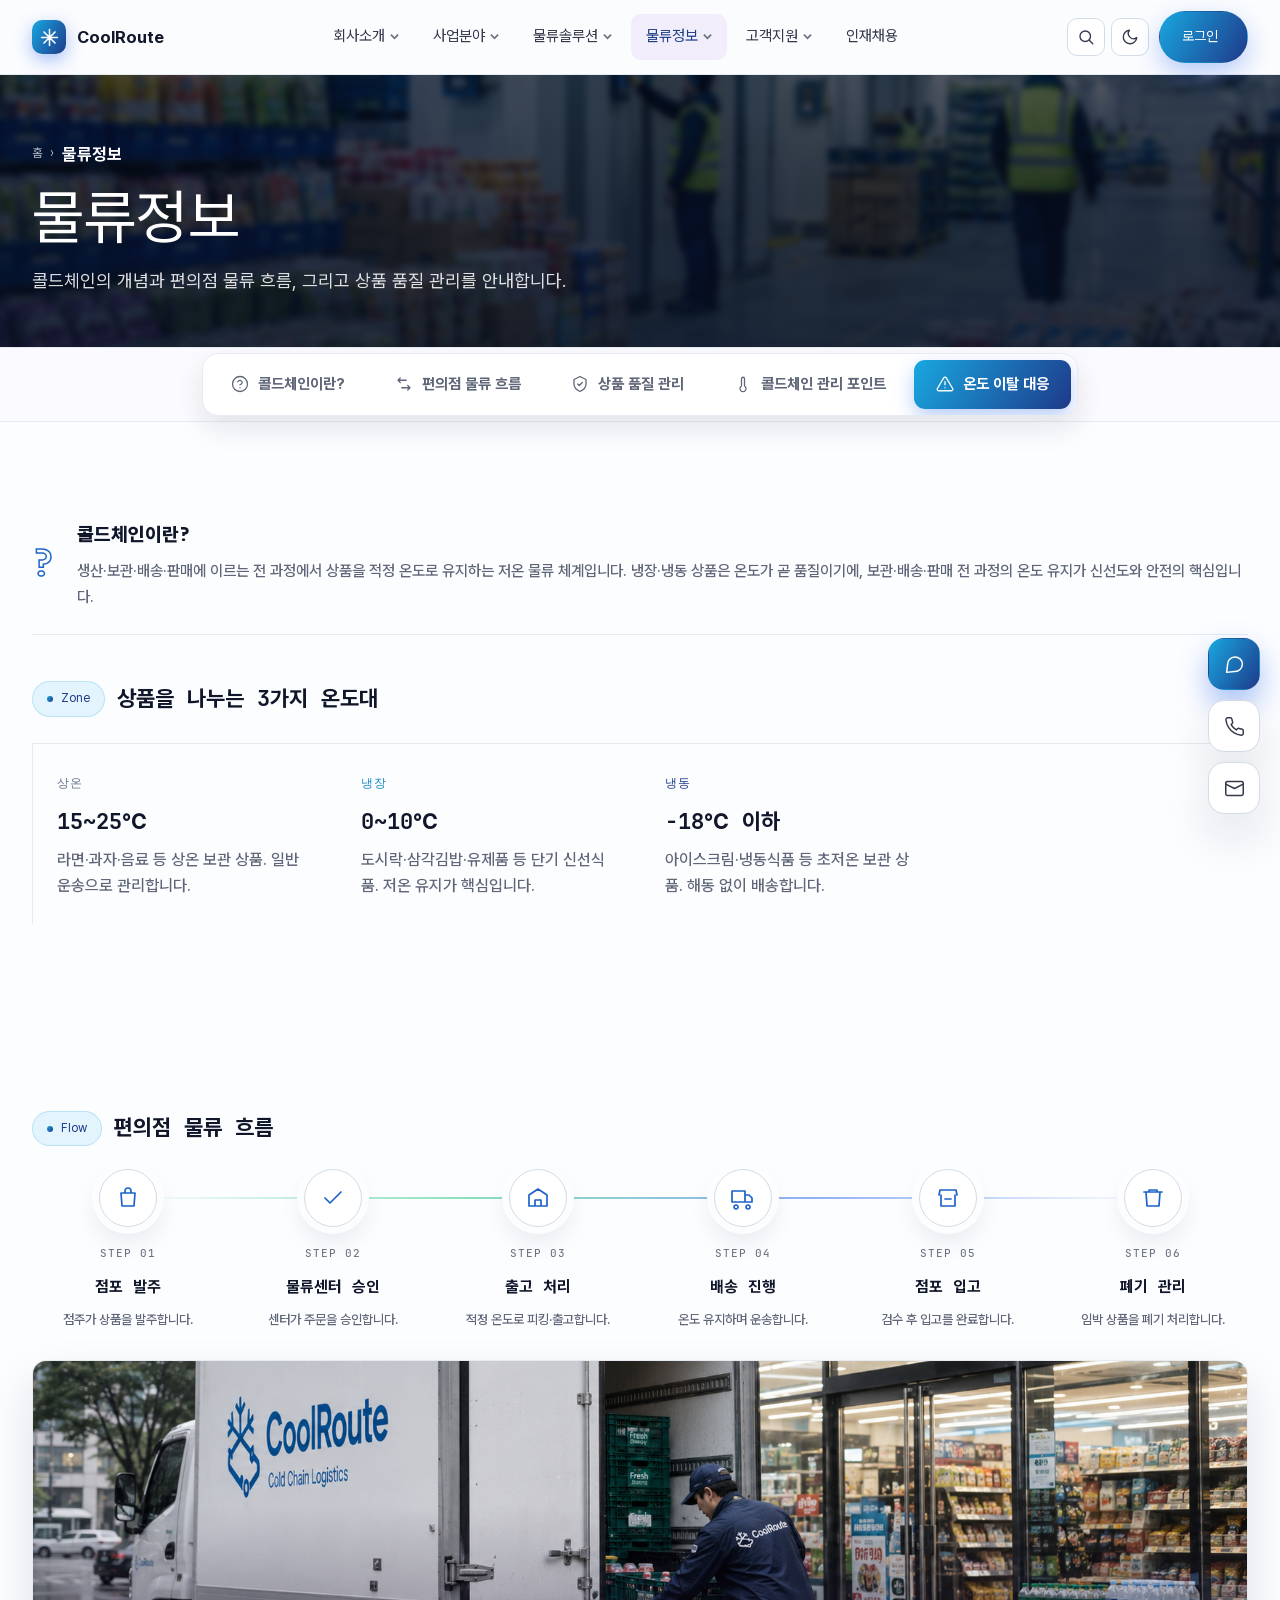
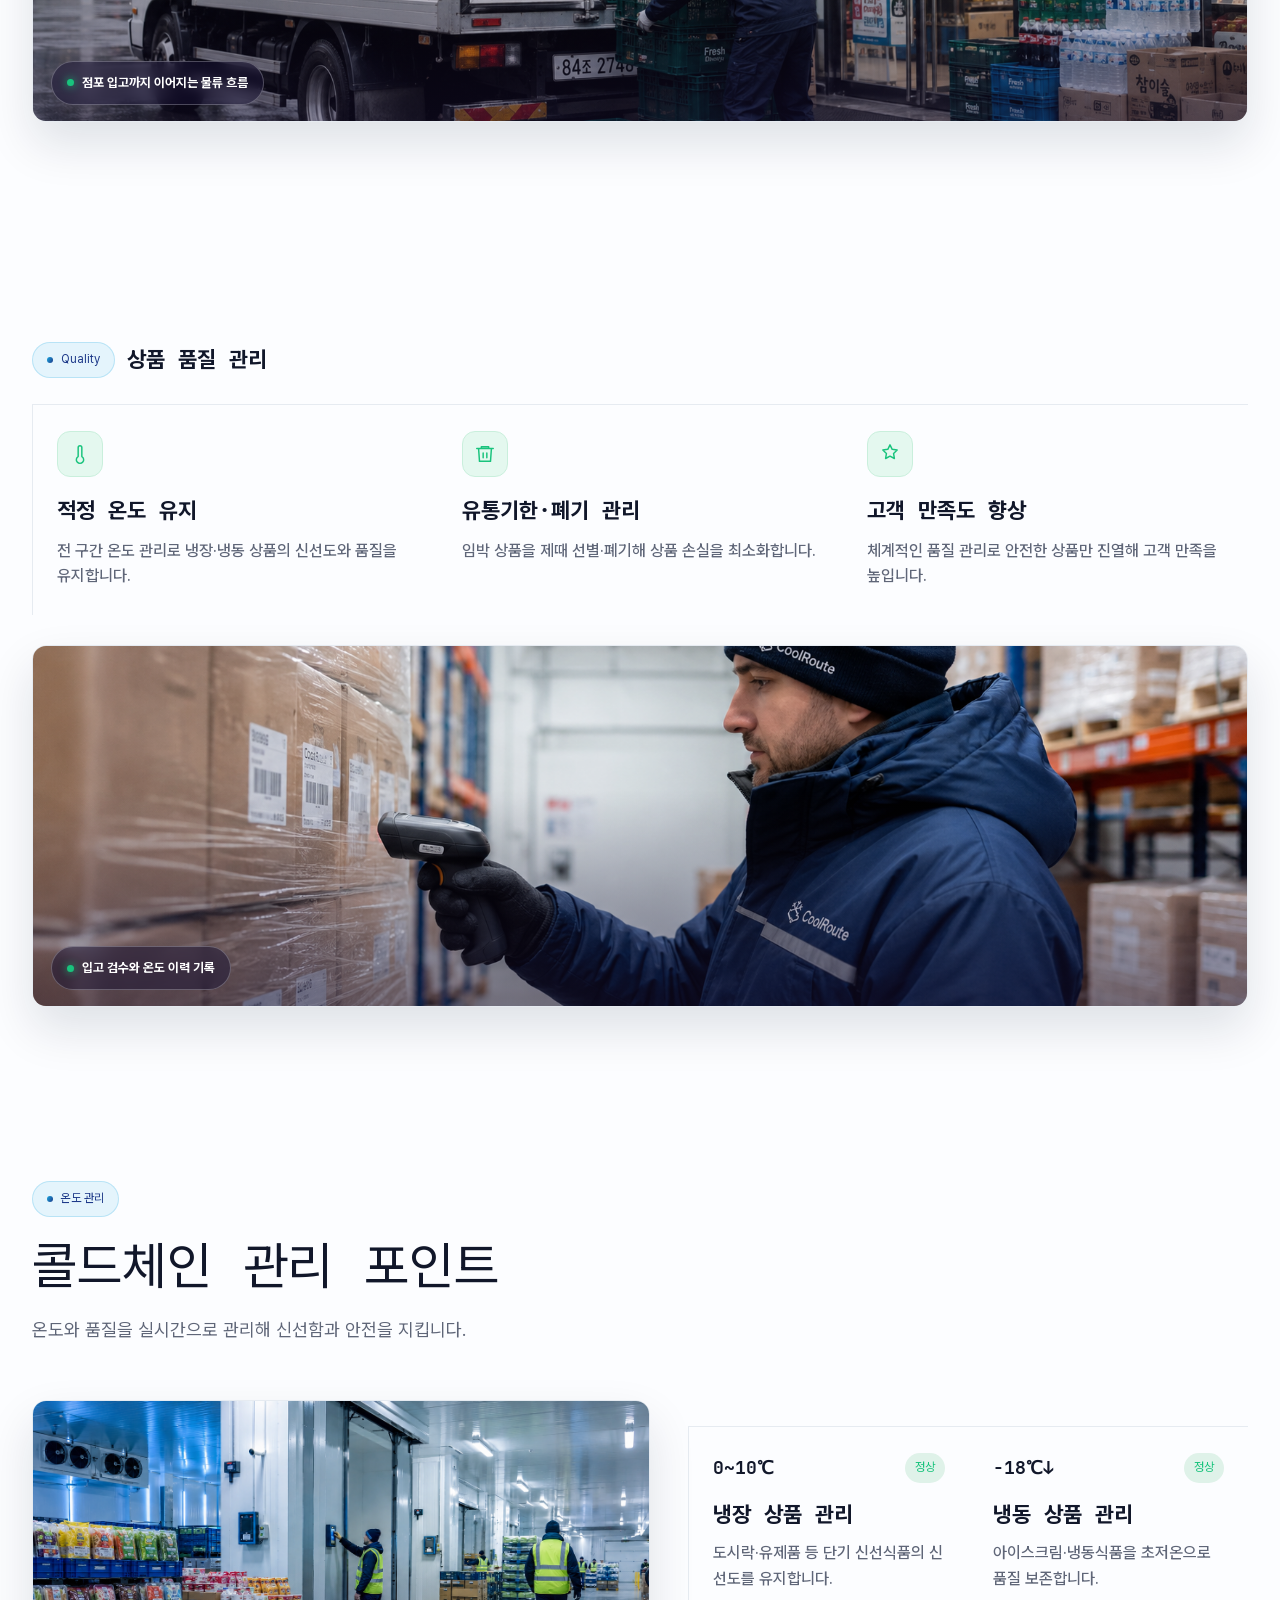
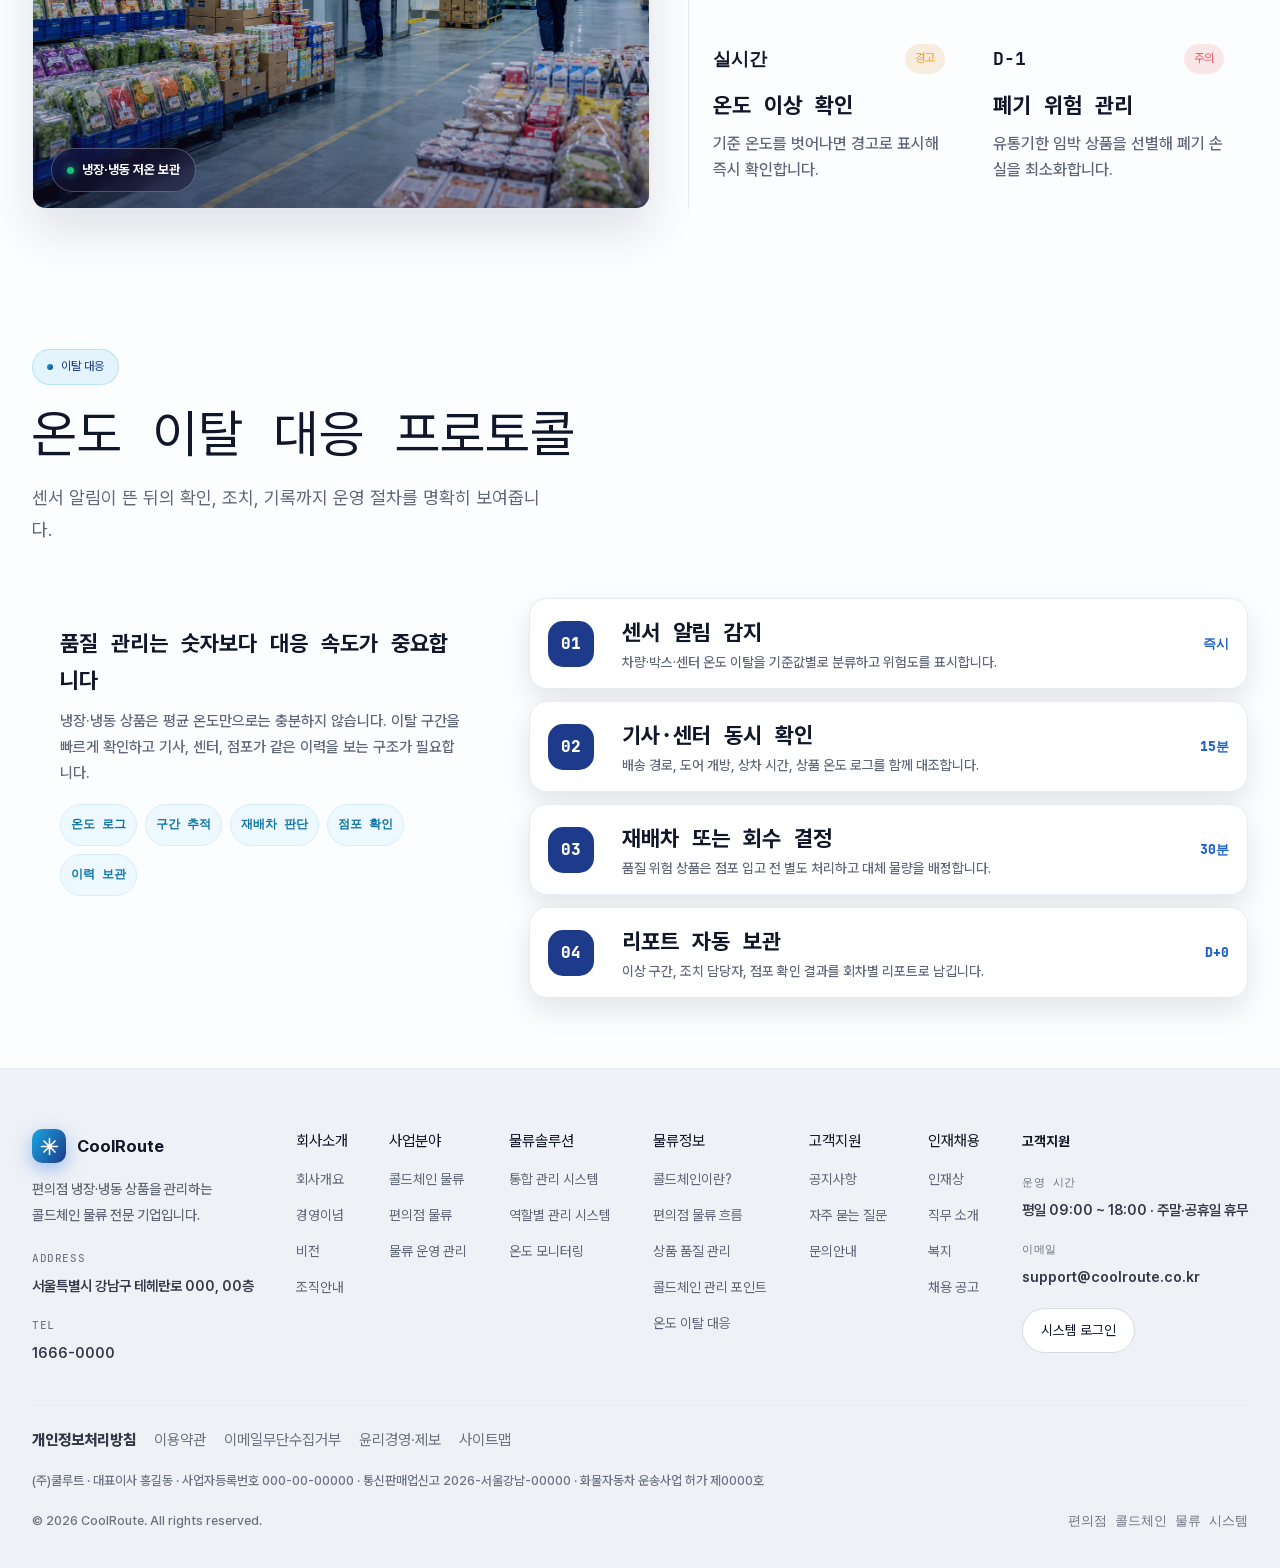
<file: pages/info.html>
<!DOCTYPE html>
<html lang="ko">
<head>
<meta charset="UTF-8">
<meta name="viewport" content="width=device-width, initial-scale=1.0">
<title>물류정보 | CoolRoute</title>
<meta name="description" content="CoolRoute는 편의점 냉장·냉동 상품의 발주·배송·재고를 연결하는 콜드체인 물류 전문기업입니다. 전국 6개 저온 물류센터, 99.8% 온도 준수율, 24시간 온도 관제.">
<meta name="keywords" content="콜드체인,편의점 물류,냉장 배송,냉동 물류,저온 물류,온도 관제,CoolRoute">
<meta name="author" content="CoolRoute">
<meta name="theme-color" content="#2563eb">
<link rel="canonical" href="https://www.coolroute.co.kr/">
<!-- Open Graph -->
<meta property="og:type" content="website">
<meta property="og:site_name" content="CoolRoute">
<meta property="og:locale" content="ko_KR">
<meta property="og:locale:alternate" content="en_US">
<meta property="og:title" content="CoolRoute — 편의점 콜드체인 물류 전문기업">
<meta property="og:description" content="냉장·냉동 상품의 발주·배송·재고를 연결하는 콜드체인 물류. 전국 6개 저온 물류센터, 99.8% 온도 준수율.">
<meta property="og:url" content="https://www.coolroute.co.kr/">
<meta property="og:image" content="https://www.coolroute.co.kr/images/og-cover.png">
<!-- Twitter -->
<meta name="twitter:card" content="summary_large_image">
<meta name="twitter:title" content="CoolRoute — 편의점 콜드체인 물류 전문기업">
<meta name="twitter:description" content="냉장·냉동 상품의 발주·배송·재고를 연결하는 콜드체인 물류 전문기업.">
<meta name="twitter:image" content="https://www.coolroute.co.kr/images/og-cover.png">
<!-- favicon (inline SVG) -->
<link rel="icon" href="data:image/svg+xml,%3Csvg xmlns='http://www.w3.org/2000/svg' viewBox='0 0 24 24'%3E%3Crect width='24' height='24' rx='6' fill='%232563eb'/%3E%3Cpath d='M12 2v20M2 12h20M5 5l14 14M19 5L5 19' stroke='white' stroke-width='2' stroke-linecap='round' fill='none'/%3E%3C/svg%3E">
<link rel="apple-touch-icon" href="data:image/svg+xml,%3Csvg xmlns='http://www.w3.org/2000/svg' viewBox='0 0 24 24'%3E%3Crect width='24' height='24' rx='6' fill='%232563eb'/%3E%3Cpath d='M12 2v20M2 12h20M5 5l14 14M19 5L5 19' stroke='white' stroke-width='2' stroke-linecap='round' fill='none'/%3E%3C/svg%3E">
<!-- PWA manifest (inline) -->
<link rel="manifest" href="data:application/json,%7B%22name%22%3A%22CoolRoute%22%2C%22short_name%22%3A%22CoolRoute%22%2C%22start_url%22%3A%22.%22%2C%22display%22%3A%22standalone%22%2C%22background_color%22%3A%22%23fbfafe%22%2C%22theme_color%22%3A%22%232563eb%22%7D">
<link rel="stylesheet" href="../styles.css">
<!-- JSON-LD: Organization -->
<script type="application/ld+json">
{
  "@context": "https://schema.org",
  "@type": "Organization",
  "name": "CoolRoute",
  "alternateName": "쿨루트",
  "url": "https://www.coolroute.co.kr/",
  "logo": "https://www.coolroute.co.kr/images/logo.png",
  "description": "편의점 냉장·냉동 상품의 발주·배송·재고를 연결하는 콜드체인 물류 전문기업",
  "address": {"@type": "PostalAddress", "addressCountry": "KR", "addressRegion": "서울특별시", "streetAddress": "강남구 테헤란로 000"},
  "contactPoint": {"@type": "ContactPoint", "contactType": "customer support", "email": "support@coolroute.co.kr", "areaServed": "KR", "availableLanguage": ["Korean", "English"]}
}
</script>
</head>
<body>
<a class="skip" href="#app" data-i18n="skip">본문 바로가기</a>
<div class="aurora"></div><div class="grain"></div>

<header><div class="wrap"><nav>
  <a class="brand" href="#home"><span class="mk"><svg viewBox="0 0 24 24"><path d="M12 2v20M2 12h20M5 5l14 14M19 5L5 19"/></svg></span>CoolRoute</a>
  <ul class="menu">
    <li><a href="#about"><span data-i18n="nav.about">회사소개</span> <svg class="cv" viewBox="0 0 10 10"><path d="M1 3l4 4 4-4"/></svg></a>
      <ul class="sub"><li><a href="#about"><i></i>회사개요</a></li><li><a href="#values"><i></i>경영이념</a></li><li><a href="#vision"><i></i>비전</a></li><li><a href="#org"><i></i>조직안내</a></li></ul></li>
    <li><a href="#business"><span data-i18n="nav.business">사업분야</span> <svg class="cv" viewBox="0 0 10 10"><path d="M1 3l4 4 4-4"/></svg></a>
      <ul class="sub"><li><a href="#biz-cold"><i></i>콜드체인 물류</a></li><li><a href="#biz-cvs"><i></i>편의점 물류</a></li><li><a href="#biz-ops"><i></i>물류 운영 관리</a></li></ul></li>
    <li><a href="#solution"><span data-i18n="nav.solution">물류솔루션</span> <svg class="cv" viewBox="0 0 10 10"><path d="M1 3l4 4 4-4"/></svg></a>
      <ul class="sub"><li><a href="#solution"><i></i>통합 관리 시스템</a></li><li><a href="#roles"><i></i>역할별 관리 시스템</a></li><li><a href="#monitor"><i></i>온도 모니터링</a></li></ul></li>
    <li><a href="#info"><span data-i18n="nav.info">물류정보</span> <svg class="cv" viewBox="0 0 10 10"><path d="M1 3l4 4 4-4"/></svg></a>
      <ul class="sub"><li><a href="#info"><i></i>콜드체인이란?</a></li><li><a href="#flow"><i></i>편의점 물류 흐름</a></li><li><a href="#quality"><i></i>상품 품질 관리</a></li></ul></li>
    <li><a href="#support"><span data-i18n="nav.support">고객지원</span> <svg class="cv" viewBox="0 0 10 10"><path d="M1 3l4 4 4-4"/></svg></a>
      <ul class="sub"><li><a href="#support"><i></i>공지사항</a></li><li><a href="#faq"><i></i>자주 묻는 질문</a></li><li><a href="#faq"><i></i>이용안내</a></li><li><a href="#contact"><i></i>문의안내</a></li></ul></li>
    <li><a href="#recruit" data-i18n="nav.recruit">인재채용</a></li>
  </ul>
  <div class="nav-right">
    <div class="nav-tools">
      <button class="icon-btn" id="searchBtn" aria-label="검색" title="검색"><svg viewBox="0 0 24 24"><circle cx="11" cy="11" r="7"/><path d="m21 21-4.3-4.3"/></svg></button>
      <button class="icon-btn" id="themeBtn" aria-label="다크 모드 전환" title="테마"><svg viewBox="0 0 24 24"><path d="M21 12.8A9 9 0 1 1 11.2 3a7 7 0 0 0 9.8 9.8z"/></svg></button>
    </div>
    <div class="login">
      <a href="#" class="pill pill-pri"><span data-i18n="nav.login">로그인</span> <svg class="cv" viewBox="0 0 10 10" style="stroke:#fff"><path d="M1 3l4 4 4-4"/></svg></a>
      <ul class="sub">
        <li><a href="#"><span><span class="role-i"><svg viewBox="0 0 24 24"><path d="M3 21h18M5 21V8l7-5 7 5v13M9 21v-6h6v6"/></svg></span>점주</span><small>STORE</small></a></li>
        <li><a href="#"><span><span class="role-i"><svg viewBox="0 0 24 24"><path d="M1 3h15v13H1zM16 8h4l3 3v5h-7M5.5 18.5a2 2 0 1 0 .1 0M18.5 18.5a2 2 0 1 0 .1 0"/></svg></span>배송기사</span><small>DRIVER</small></a></li>
        <li><a href="#"><span><span class="role-i"><svg viewBox="0 0 24 24"><path d="M3 9l9-6 9 6v11H3zM3 9h18M9 20v-6h6v6"/></svg></span>물류센터</span><small>CENTER</small></a></li>
      </ul>
    </div>
    <button class="burger" id="burger" aria-label="메뉴"><span></span><span></span><span></span></button>
  </div>
</nav></div></header>
<div class="mobile" id="mobile">
  <a href="#home" data-i18n="nav.home">홈</a><a href="#about" data-i18n="nav.about">회사소개</a><a href="#business" data-i18n="nav.business">사업분야</a><a href="#solution" data-i18n="nav.solution">물류솔루션</a><a href="#info" data-i18n="nav.info">물류정보</a><a href="#support" data-i18n="nav.support">고객지원</a><a href="#recruit" data-i18n="nav.recruit">인재채용</a>
  <a href="#" class="pill pill-pri" style="justify-content:center;margin-top:6px" data-i18n="nav.login">로그인</a>
</div>

<main id="app" data-page="info" aria-live="polite">
<div class="page active" id="page-info">
  <section class="pagehero" style="--hero-img:url('../images/coldchain-storage.png')"><div class="wrap">
    <div class="crumb"><a href="#home">홈</a> › <b>물류정보</b></div>
    <h1>물류정보</h1>
    <p>콜드체인의 개념과 편의점 물류 흐름, 그리고 상품 품질 관리를 안내합니다.</p>
  </div></section>
  <nav class="subnav"><div class="wrap">
    <a href="#coldchain"><svg viewBox="0 0 24 24"><circle cx="12" cy="12" r="10"/><path d="M9.1 9a3 3 0 0 1 5.8 1c0 2-3 3-3 3M12 17h.01"/></svg>콜드체인이란?</a><a href="#flow"><svg viewBox="0 0 24 24"><path d="M4 7h11M4 7l3-3M4 7l3 3M20 17H9M20 17l-3-3M20 17l-3 3"/></svg>편의점 물류 흐름</a><a href="#quality"><svg viewBox="0 0 24 24"><path d="M12 2l8 4v6c0 5-3.5 8-8 10-4.5-2-8-5-8-10V6z"/><path d="M9 12l2 2 4-4"/></svg>상품 품질 관리</a><a href="#coldpoint"><svg viewBox="0 0 24 24"><path d="M14 14.76V5a2 2 0 1 0-4 0v9.76a4 4 0 1 0 4 0z"/></svg>콜드체인 관리 포인트</a><a href="#quality-proof"><svg viewBox="0 0 24 24"><path d="M10.3 3.9 1.8 18a2 2 0 0 0 1.7 3h17a2 2 0 0 0 1.7-3L13.7 3.9a2 2 0 0 0-3.4 0z"/><path d="M12 9v4M12 17h.01"/></svg>온도 이탈 대응</a>
  </div></nav>
  <!-- 콜드체인이란? -->
  <section class="pg-sec"><div class="wrap">
    <div class="define glass reveal" id="coldchain">
      <div class="q">?</div>
      <div><h3>콜드체인이란?</h3><p>생산·보관·배송·판매에 이르는 전 과정에서 상품을 적정 온도로 유지하는 저온 물류 체계입니다. 냉장·냉동 상품은 온도가 곧 품질이기에, 보관·배송·판매 전 과정의 온도 유지가 신선도와 안전의 핵심입니다.</p></div>
    </div>
    <div class="subhead"><div class="eyebrow">Zone</div><h3>상품을 나누는 3가지 온도대</h3></div>
    <div class="org reveal">
      <div class="t"><div class="k" style="color:var(--zone-ambient)">상온</div><h4>15~25℃</h4><p>라면·과자·음료 등 상온 보관 상품. 일반 운송으로 관리합니다.</p></div>
      <div class="t" style="animation-delay:.06s"><div class="k" style="color:var(--zone-chill)">냉장</div><h4>0~10℃</h4><p>도시락·삼각김밥·유제품 등 단기 신선식품. 저온 유지가 핵심입니다.</p></div>
      <div class="t" style="animation-delay:.12s"><div class="k" style="color:var(--zone-frozen)">냉동</div><h4>−18℃ 이하</h4><p>아이스크림·냉동식품 등 초저온 보관 상품. 해동 없이 배송합니다.</p></div>
    </div>
  </div></section>

  <!-- 편의점 물류 흐름 -->
  <section class="pg-sec alt"><div class="wrap">
    <div class="subhead" id="flow-h"><div class="eyebrow">Flow</div><h3>편의점 물류 흐름</h3></div>
    <div class="flow reveal" id="flow">
      <div class="step"><div class="nd"><svg viewBox="0 0 24 24"><path d="M5 7h14l-1 13H6zM9 7V5a3 3 0 0 1 6 0v2"/></svg></div><span class="si">STEP 01</span><h4>점포 발주</h4><p>점주가 상품을 발주합니다.</p></div>
      <div class="step"><div class="nd"><svg viewBox="0 0 24 24"><path d="M4 12l5 5L20 6"/></svg></div><span class="si">STEP 02</span><h4>물류센터 승인</h4><p>센터가 주문을 승인합니다.</p></div>
      <div class="step"><div class="nd"><svg viewBox="0 0 24 24"><path d="M3 9l9-6 9 6v11H3zM9 20v-6h6v6"/></svg></div><span class="si">STEP 03</span><h4>출고 처리</h4><p>적정 온도로 피킹·출고합니다.</p></div>
      <div class="step"><div class="nd"><svg viewBox="0 0 24 24"><path d="M1 5h13v11H1zM14 9h4l3 3v4h-7M5 19a2 2 0 1 0 .1 0M17 19a2 2 0 1 0 .1 0"/></svg></div><span class="si">STEP 04</span><h4>배송 진행</h4><p>온도 유지하며 운송합니다.</p></div>
      <div class="step"><div class="nd"><svg viewBox="0 0 24 24"><path d="M3 9l1-5h16l1 5M5 9v11h14V9M9 13h6"/></svg></div><span class="si">STEP 05</span><h4>점포 입고</h4><p>검수 후 입고를 완료합니다.</p></div>
      <div class="step"><div class="nd"><svg viewBox="0 0 24 24"><path d="M3 6h18M8 6V4h8v2M19 6l-1 14H6L5 6"/></svg></div><span class="si">STEP 06</span><h4>폐기 관리</h4><p>임박 상품을 폐기 처리합니다.</p></div>
    </div>

    <div class="section-photo ov reveal" style="margin-top:30px"><img src="../images/cvs-store-unload.png" alt="편의점 앞에서 배송기사가 냉장 배송차의 신선식품을 점포로 입고하는 모습"><span class="cap">점포 입고까지 이어지는 물류 흐름</span></div>
  </div></section>

  <!-- 상품 품질 관리 -->
  <section class="pg-sec"><div class="wrap">
    <div class="subhead"><div class="eyebrow">Quality</div><h3 id="quality">상품 품질 관리</h3></div>
    <div class="info-grid">
      <div class="card reveal"><div class="ico"><svg viewBox="0 0 24 24"><path d="M14 14.76V5a2 2 0 1 0-4 0v9.76a4 4 0 1 0 4 0z"/></svg></div><h3>적정 온도 유지</h3><p>전 구간 온도 관리로 냉장·냉동 상품의 신선도와 품질을 유지합니다.</p></div>
      <div class="card reveal" style="animation-delay:.08s"><div class="ico"><svg viewBox="0 0 24 24"><path d="M3 6h18M8 6V4h8v2M19 6l-1 14H6L5 6M10 11v5M14 11v5"/></svg></div><h3>유통기한·폐기 관리</h3><p>임박 상품을 제때 선별·폐기해 상품 손실을 최소화합니다.</p></div>
      <div class="card reveal" style="animation-delay:.16s"><div class="ico"><svg viewBox="0 0 24 24"><path d="M12 2l2.4 4.9 5.4.8-3.9 3.8.9 5.4-4.8-2.5-4.8 2.5.9-5.4L4.2 7.7l5.4-.8z"/></svg></div><h3>고객 만족도 향상</h3><p>체계적인 품질 관리로 안전한 상품만 진열해 고객 만족을 높입니다.</p></div>
    </div>

    <div class="section-photo ov reveal" style="margin-top:30px"><img src="../images/cold-scan.png" alt="저온 창고에서 작업자가 바코드 스캐너로 상품을 검수·관리하는 모습"><span class="cap">입고 검수와 온도 이력 기록</span></div>
  </div></section>

  <!-- 콜드체인 관리 포인트 (홈에서 이동) -->
  <section class="pg-sec split-section split-cold" id="coldpoint"><div class="wrap">
    <div class="head head-right reveal"><div class="eyebrow">온도 관리</div><h2>콜드체인 관리 포인트</h2><p>온도와 품질을 실시간으로 관리해 신선함과 안전을 지킵니다.</p></div>
    <div class="section-photo ov reveal"><img src="../images/coldchain-storage.png" alt="냉장·냉동 구역에 저온 보관된 신선식품 창고 내부"><span class="cap">냉장·냉동 저온 보관</span></div>
    <div class="points reveal">
      <div class="pt chill"><div class="ptop"><span class="temp">0~10℃</span><span class="bdg ok">정상</span></div><h4>냉장 상품 관리</h4><p>도시락·유제품 등 단기 신선식품의 신선도를 유지합니다.</p></div>
      <div class="pt cold"><div class="ptop"><span class="temp">−18℃↓</span><span class="bdg ok">정상</span></div><h4>냉동 상품 관리</h4><p>아이스크림·냉동식품을 초저온으로 품질 보존합니다.</p></div>
      <div class="pt warn"><div class="ptop"><span class="temp">실시간</span><span class="bdg warn">경고</span></div><h4>온도 이상 확인</h4><p>기준 온도를 벗어나면 경고로 표시해 즉시 확인합니다.</p></div>
      <div class="pt risk"><div class="ptop"><span class="temp">D-1</span><span class="bdg risk">주의</span></div><h4>폐기 위험 관리</h4><p>유통기한 임박 상품을 선별해 폐기 손실을 최소화합니다.</p></div>
    </div>
  </div></section>

  <!-- 온도 이탈 대응 프로토콜 (홈에서 이동) -->
  <section class="pg-sec assurance split-section split-assurance" id="quality-proof"><div class="wrap">
    <div class="head head-split reveal"><div><div class="eyebrow">이탈 대응</div><h2>온도 이탈 대응 프로토콜</h2></div><p>센서 알림이 뜬 뒤의 확인, 조치, 기록까지 운영 절차를 명확히 보여줍니다.</p></div>
    <div class="assurance-grid">
      <div class="assurance-panel reveal">
        <h3>품질 관리는 숫자보다 대응 속도가 중요합니다</h3>
        <p>냉장·냉동 상품은 평균 온도만으로는 충분하지 않습니다. 이탈 구간을 빠르게 확인하고 기사, 센터, 점포가 같은 이력을 보는 구조가 필요합니다.</p>
        <div class="assurance-tags">
          <span>온도 로그</span><span>구간 추적</span><span>재배차 판단</span><span>점포 확인</span><span>이력 보관</span>
        </div>
      </div>
      <div class="protocol reveal" style="animation-delay:.1s">
        <div class="protocol-step"><span class="num">01</span><div><h4>센서 알림 감지</h4><p>차량·박스·센터 온도 이탈을 기준값별로 분류하고 위험도를 표시합니다.</p></div><span class="time">즉시</span></div>
        <div class="protocol-step"><span class="num">02</span><div><h4>기사·센터 동시 확인</h4><p>배송 경로, 도어 개방, 상차 시간, 상품 온도 로그를 함께 대조합니다.</p></div><span class="time">15분</span></div>
        <div class="protocol-step"><span class="num">03</span><div><h4>재배차 또는 회수 결정</h4><p>품질 위험 상품은 점포 입고 전 별도 처리하고 대체 물량을 배정합니다.</p></div><span class="time">30분</span></div>
        <div class="protocol-step"><span class="num">04</span><div><h4>리포트 자동 보관</h4><p>이상 구간, 조치 담당자, 점포 확인 결과를 회차별 리포트로 남깁니다.</p></div><span class="time">D+0</span></div>
      </div>
    </div>
  </div></section>
</div>

<!-- ===================== 고객지원 ===================== -->
</main>

<!-- 플로팅 퀵메뉴 -->
<div class="quickmenu" aria-label="빠른 메뉴">
  <button class="qbtn primary" data-action="consult" aria-label="도입 상담"><span class="qtip" data-i18n="qm.consult">도입 상담</span><svg viewBox="0 0 24 24"><path d="M21 11.5a8.4 8.4 0 0 1-9 8.4L3 21l1.1-9A8.4 8.4 0 1 1 21 11.5z"/></svg></button>
  <a class="qbtn" href="tel:1666-0000" aria-label="전화 문의"><span class="qtip" data-i18n="qm.call">1666-0000</span><svg viewBox="0 0 24 24"><path d="M22 16.9v3a2 2 0 0 1-2.2 2 19.8 19.8 0 0 1-8.6-3 19.5 19.5 0 0 1-6-6 19.8 19.8 0 0 1-3-8.6A2 2 0 0 1 4.1 2h3a2 2 0 0 1 2 1.7c.1 1 .4 1.9.7 2.8a2 2 0 0 1-.5 2.1L8.1 9.9a16 16 0 0 0 6 6l1.3-1.3a2 2 0 0 1 2.1-.4c.9.3 1.8.6 2.8.7a2 2 0 0 1 1.7 2z"/></svg></a>
  <a class="qbtn" href="mailto:support@coolroute.co.kr" aria-label="이메일 문의"><span class="qtip" data-i18n="qm.mail">이메일 문의</span><svg viewBox="0 0 24 24"><rect x="2" y="4" width="20" height="16" rx="2"/><path d="m22 7-10 5L2 7"/></svg></a>
  <button class="qbtn" id="toTop" aria-label="맨 위로"><span class="qtip" data-i18n="qm.top">맨 위로</span><svg viewBox="0 0 24 24"><path d="M12 19V5M5 12l7-7 7 7"/></svg></button>
</div>

<!-- 도입 상담 모달 -->
<div class="modal" id="consultModal" role="dialog" aria-modal="true" aria-labelledby="cm-title">
  <div class="modal-card">
    <div class="modal-top">
      <div><h3 id="cm-title" data-i18n="form.title">도입 상담 신청</h3><p class="sub-t" data-i18n="form.sub">점포망과 온도대에 맞는 도입 범위를 안내해 드립니다. 영업일 기준 1일 내 회신.</p></div>
      <button class="modal-x" id="modalClose" aria-label="닫기"><svg viewBox="0 0 24 24"><path d="M18 6 6 18M6 6l12 12"/></svg></button>
    </div>
    <form id="consultForm" novalidate>
      <div class="form-fields">
        <div class="field-row">
          <div class="field"><label data-i18n="form.company">회사·브랜드명 <span class="req">*</span></label><input name="company" required><div class="err" data-i18n="form.err">필수 항목입니다</div></div>
          <div class="field"><label data-i18n="form.name">담당자명 <span class="req">*</span></label><input name="name" required><div class="err" data-i18n="form.err">필수 항목입니다</div></div>
        </div>
        <div class="field-row">
          <div class="field"><label data-i18n="form.phone">연락처 <span class="req">*</span></label><input name="phone" inputmode="tel" required placeholder="010-0000-0000"><div class="err" data-i18n="form.errp">올바른 연락처를 입력하세요</div></div>
          <div class="field"><label data-i18n="form.stores">점포 수</label><input name="stores" inputmode="numeric" placeholder="예: 50"></div>
        </div>
        <div class="field"><label data-i18n="form.zone">관심 온도대</label><select name="zone"><option value="" data-i18n="form.zsel">선택하세요</option><option data-i18n="form.z1">상온</option><option data-i18n="form.z2">냉장 (0~10℃)</option><option data-i18n="form.z3">냉동 (-18℃↓)</option><option data-i18n="form.z4">혼합 (멀티존)</option></select></div>
        <div class="field"><label data-i18n="form.msg">문의 내용</label><textarea name="message" data-i18n-ph="form.msgph" placeholder="도입 범위, 권역, 희망 일정 등을 적어주세요."></textarea></div>
        <label class="form-consent"><input type="checkbox" name="consent" required><span data-i18n="form.consent">(필수) 상담을 위한 개인정보 수집·이용에 동의합니다.</span></label>
        <div class="form-actions"><button type="submit" class="pill pill-pri" data-i18n="form.submit">상담 신청하기 →</button></div>
      </div>
      <div class="form-ok" id="formOk">
        <div class="ok-i"><svg viewBox="0 0 24 24"><path d="M4 12l5 5L20 6"/></svg></div>
        <h3 data-i18n="form.okt">상담 신청이 접수되었습니다</h3>
        <p data-i18n="form.okp">담당자가 영업일 기준 1일 내 연락드리겠습니다. 감사합니다.</p>
      </div>
    </form>
  </div>
</div>

<!-- 통합 검색 오버레이 -->
<div class="search-overlay" id="searchOverlay" role="dialog" aria-modal="true" aria-label="사이트 검색">
  <div class="search-box">
    <div class="sh"><svg viewBox="0 0 24 24"><circle cx="11" cy="11" r="7"/><path d="m21 21-4.3-4.3"/></svg><input id="searchInput" type="text" data-i18n-ph="search.ph" placeholder="메뉴·섹션 검색 (예: 온도, 채용, 콜드체인)" aria-label="검색어"><kbd>ESC</kbd></div>
    <div class="search-results" id="searchResults"></div>
  </div>
</div>

<footer><div class="wrap">
  <div class="foot">
    <div class="b">
      <a class="brand" href="#home"><span class="mk"><svg viewBox="0 0 24 24"><path d="M12 2v20M2 12h20M5 5l14 14M19 5L5 19"/></svg></span>CoolRoute</a>
      <p data-i18n="foot.about">편의점 냉장·냉동 상품을 관리하는<br>콜드체인 물류 전문 기업입니다.</p>
      <div class="fcontact" style="margin-top:16px">
        <div class="r"><span class="k">ADDRESS</span><span class="v">서울특별시 강남구 테헤란로 000, 00층</span></div>
        <div class="r"><span class="k">TEL</span><span class="v">1666-0000</span></div>
      </div>
    </div>
    <div class="fmenu">
      <div class="fcol">
        <h5><a href="#about" data-i18n="nav.about">회사소개</a></h5>
        <ul>
          <li><a href="#about">회사개요</a></li>
          <li><a href="#values">경영이념</a></li>
          <li><a href="#vision">비전</a></li>
          <li><a href="#org">조직안내</a></li>
        </ul>
      </div>
      <div class="fcol">
        <h5><a href="#business" data-i18n="nav.business">사업분야</a></h5>
        <ul>
          <li><a href="#biz-cold">콜드체인 물류</a></li>
          <li><a href="#biz-cvs">편의점 물류</a></li>
          <li><a href="#biz-ops">물류 운영 관리</a></li>
        </ul>
      </div>
      <div class="fcol">
        <h5><a href="#solution" data-i18n="nav.solution">물류솔루션</a></h5>
        <ul>
          <li><a href="#solution">통합 관리 시스템</a></li>
          <li><a href="#roles">역할별 관리 시스템</a></li>
          <li><a href="#monitor">온도 모니터링</a></li>
        </ul>
      </div>
      <div class="fcol">
        <h5><a href="#info" data-i18n="nav.info">물류정보</a></h5>
        <ul>
          <li><a href="#info">콜드체인이란?</a></li>
          <li><a href="#flow">편의점 물류 흐름</a></li>
          <li><a href="#quality">상품 품질 관리</a></li>
          <li><a href="#coldpoint">콜드체인 관리 포인트</a></li>
          <li><a href="#quality-proof">온도 이탈 대응</a></li>
        </ul>
      </div>
      <div class="fcol">
        <h5><a href="#support" data-i18n="nav.support">고객지원</a></h5>
        <ul>
          <li><a href="#support">공지사항</a></li>
          <li><a href="#faq">자주 묻는 질문</a></li>
          <li><a href="#contact">문의안내</a></li>
        </ul>
      </div>
      <div class="fcol">
        <h5><a href="#recruit" data-i18n="nav.recruit">인재채용</a></h5>
        <ul>
          <li><a href="#recruit">인재상</a></li>
          <li><a href="#rc-jobs">직무 소개</a></li>
          <li><a href="#rc-benefit">복지</a></li>
          <li><a href="#rc-open">채용 공고</a></li>
        </ul>
      </div>
    </div>
    <div><h5 data-i18n="foot.support">고객지원</h5>
      <div class="fcontact">
        <div class="r"><span class="k" data-i18n="foot.hours">운영 시간</span><span class="v">평일 09:00 ~ 18:00 · 주말·공휴일 휴무</span></div>
        <div class="r"><span class="k">이메일</span><span class="v">support@coolroute.co.kr</span></div>
      </div>
      <a href="#" class="pill pill-ghost" style="margin-top:18px;padding:9px 18px;font-size:.86rem" data-i18n="foot.login">시스템 로그인</a>
    </div>
  </div>
  <div class="fbar" style="flex-direction:column;align-items:stretch;gap:14px">
    <div style="display:flex;flex-wrap:wrap;gap:18px;align-items:center">
      <a href="#" style="font-weight:800;color:var(--soft)" data-i18n="foot.privacy">개인정보처리방침</a>
      <a href="#" data-i18n="foot.terms">이용약관</a>
      <a href="#" data-i18n="foot.noemail">이메일무단수집거부</a>
      <a href="#" data-i18n="foot.ethics">윤리경영·제보</a>
      <a href="#about" data-i18n="foot.sitemap">사이트맵</a>
    </div>
    <div style="color:var(--dim)"><span data-i18n="foot.biz">(주)쿨루트 · 대표이사 홍길동 · 사업자등록번호 000-00-00000 · 통신판매업신고 2026-서울강남-00000 · 화물자동차 운송사업 허가 제0000호</span></div>
    <div style="display:flex;justify-content:space-between;flex-wrap:wrap;gap:10px">
      <span>© 2026 CoolRoute. All rights reserved.</span>
      <span class="mono" data-i18n="foot.tag">편의점 콜드체인 물류 시스템</span>
    </div>
  </div>
</div></footer>

<script src="../images/kr-map-data.js"></script>
<script>
  const PAGE_FRAGMENTS=[
    'home','about','business','solution','info','support','recruit'
  ].map(id=>({id,src:`pages/${id}.html`}));

  async function loadPageFragments(){
    const app=document.getElementById('app');
    if(!app||app.querySelector('.page'))return true;
    try{
      const html=await Promise.all(PAGE_FRAGMENTS.map(async page=>{
        const res=await fetch(page.src,{cache:'no-cache'});
        if(!res.ok)throw new Error(`${page.src} (${res.status})`);
        const text=await res.text();
        const doc=new DOMParser().parseFromString(text,'text/html');
        const pageNode=doc.querySelector('.page');
        return pageNode?pageNode.outerHTML:text;
      }));
      app.innerHTML=html.join('\n');
      return true;
    }catch(err){
      console.error('Page fragments failed to load:',err);
      app.innerHTML='<section class="pg-sec"><div class="wrap"><div class="head"><h2>콘텐츠를 불러오지 못했습니다</h2><p>정적 서버에서 다시 열어주세요.</p></div></div></section>';
      return false;
    }
  }

  (async function boot(){
  const pagesReady=await loadPageFragments();
  if(!pagesReady)return;

  // 모바일 메뉴
  const b=document.getElementById('burger'),m=document.getElementById('mobile');
  b.addEventListener('click',()=>m.classList.toggle('open'));
  m.querySelectorAll('a').forEach(a=>a.addEventListener('click',()=>m.classList.remove('open')));

  // 사업분야 탭 (+ ARIA)
  const tabs=[...document.querySelectorAll('.tab')],panels=[...document.querySelectorAll('.tabpanel')];
  tabs.forEach(t=>{t.setAttribute('role','tab');t.id='tab-'+t.dataset.tab;t.setAttribute('aria-controls','biz-'+t.dataset.tab);});
  panels.forEach(p=>{p.setAttribute('role','tabpanel');p.setAttribute('aria-labelledby','tab-'+p.dataset.panel);});
  function act(k){
    tabs.forEach(t=>{const on=t.dataset.tab===k;t.classList.toggle('on',on);t.setAttribute('aria-selected',on);t.tabIndex=on?0:-1;});
    panels.forEach(p=>p.classList.toggle('on',p.dataset.panel===k));
  }
  tabs.forEach(t=>t.addEventListener('click',()=>act(t.dataset.tab)));

  // 다중 페이지 라우터 (+ 스크롤 복원)
  const app=document.getElementById('app');
  const standalonePage=app?app.dataset.page||'':'';
  const pages=[...document.querySelectorAll('.page')];
  const navlinks=[...document.querySelectorAll('.menu>li>a')];
  const pageOf={home:'home',top:'home','':'home',
    about:'about',values:'about',vision:'about',org:'about',
    business:'business','biz-cold':'business','biz-cvs':'business','biz-ops':'business',
    solution:'solution',roles:'solution',monitor:'solution',
    info:'info',flow:'info',quality:'info','coldpoint':'info','quality-proof':'info',
    support:'support',faq:'support',contact:'support',
    recruit:'recruit','rc-jobs':'recruit','rc-benefit':'recruit','rc-open':'recruit'};
  const rootHashes=['home','top','','about','business','solution','info','support','recruit'];
  let currentPage=standalonePage||'home';const scrollMem={};

  function showPage(id){
    pages.forEach(p=>p.classList.toggle('active',p.id==='page-'+id));
    navlinks.forEach(a=>{const h=a.getAttribute('href').slice(1);a.classList.toggle('current',pageOf[h]===id&&id!=='home');});
    const active=document.querySelector('#page-'+id+' .subnav');
    if(active){const links=[...active.querySelectorAll('a')];links.forEach((a,i)=>a.classList.toggle('on',i===0));}
    currentPage=id;
  }
  function route(){
    if(currentPage) scrollMem[currentPage]=window.scrollY;
    const h=location.hash.slice(1);
    const id=h?(pageOf[h]!==undefined?pageOf[h]:(standalonePage||'home')):(standalonePage||'home');
    if(standalonePage&&id!==standalonePage){
      location.href=id+'.html'+(location.hash||('#'+id));
      return;
    }
    showPage(id);
    if(h==='biz-cold'||h==='biz-cvs'||h==='biz-ops') act({'biz-cold':'cold','biz-cvs':'cvs','biz-ops':'ops'}[h]);
    if(h && !rootHashes.includes(h)){
      const el=document.getElementById(h);
      if(el){requestAnimationFrame(()=>el.scrollIntoView({behavior:'smooth',block:'start'}));return;}
    }
    const y=scrollMem[id]||0;
    requestAnimationFrame(()=>window.scrollTo({top:y,behavior:y?'auto':'smooth'}));
  }
  window.addEventListener('hashchange',route);
  window.addEventListener('scroll',()=>{scrollMem[currentPage]=window.scrollY;},{passive:true});

  // 스크롤스파이 (서브내비 현재 섹션 동기화)
  const spyMap={};
  document.querySelectorAll('.subnav a').forEach(a=>{const id=a.getAttribute('href').slice(1);(spyMap[id]=spyMap[id]||[]).push(a);});
  const spy=new IntersectionObserver(es=>{
    es.forEach(en=>{
      if(!en.isIntersecting)return;
      const links=spyMap[en.target.id];if(!links)return;
      links.forEach(a=>{const wrap=a.closest('.subnav');if(wrap)wrap.querySelectorAll('a').forEach(x=>x.classList.remove('on'));a.classList.add('on');});
    });
  },{rootMargin:'-45% 0px -50% 0px',threshold:0});
  Object.keys(spyMap).forEach(id=>{const el=document.getElementById(id);if(el)spy.observe(el);});

  // 숫자 카운터
  const fmt=n=>{const s=Number.isInteger(n)?n.toString():n.toFixed(1);return s.replace(/\B(?=(\d{3})+(?!\d))/g,',');};
  document.querySelectorAll('[data-count]').forEach(el=>{el.textContent=fmt(parseFloat(el.dataset.count))+(el.dataset.suffix||'');});

  // 테마 (다크/라이트)
  const themeBtn=document.getElementById('themeBtn');
  const setTheme=t=>{document.documentElement.setAttribute('data-theme',t);try{localStorage.setItem('cr-theme',t);}catch(e){}themeBtn.setAttribute('aria-pressed',t==='dark');};
  const qp=new URLSearchParams(location.search);
  let savedTheme='light';try{savedTheme=qp.get('theme')||localStorage.getItem('cr-theme')||'light';}catch(e){}
  setTheme(savedTheme);
  themeBtn.addEventListener('click',()=>setTheme(document.documentElement.getAttribute('data-theme')==='dark'?'light':'dark'));

  // 다국어 (KO / EN)
  const I18N={en:{
    'skip':'Skip to content',
    'nav.home':'Home','nav.about':'About','nav.business':'Business','nav.solution':'Solutions','nav.info':'Resources','nav.support':'Support','nav.recruit':'Careers','nav.login':'Login',
    'hero.chip':'Convenience-store cold chain logistics specialist','hero.h1a':'Convenience-store cold chain logistics','hero.h1b':'safer and faster',
    'hero.lead':'CoolRoute connects ordering, delivery and inventory of chilled and frozen goods as a cold chain logistics specialist.',
    'hero.cta1':'View business →','hero.cta2':'Request consultation','ops.1t':'Onboarding','ops.1d':'New store / brand logistics inquiry',
    'trust.1':'Connected stores','trust.2':'Temp compliance','trust.3':'Logistics centers','trust.4':'Temp control','trust.note':'* As of 2026.06 · internal operations data','console.foot':'* Illustrative operations view',
    'sc.h2':'Holding the temperature on the move —<br>the convenience-store cold chain network','sc.p':'From dispatch to store arrival, we run fresh logistics that never loses temperature across every segment.',
    'cert.cap':'Certified · Standards','cert.1':'Food safety certification','cert.2':'Quality management','cert.3':'Food safety management','cert.4b':'Cold Chain Standard','cert.4':'Constant-temp protocol','marq.cap':'Trusted by convenience-store brands nationwide',
    'map.h':'Nationwide cold chain network','map.p':'Six regional constant-temp centers handle fresh delivery across the national store network.',
    'map.1':'Seoul·Gyeonggi chilled picking · night routes','map.2':'Gangwon trunk relay · constant temp','map.3':'Central branching · rapid re-route','map.4':'Frozen meals·ice cream low-temp storage','map.5':'Honam dispatch · mixed-region handling','map.6':'Island shipment logs in one report',
    'esg.h':'Sustainability (ESG)','esg.p':'We manage cold chain energy, food waste and safety data to deliver on environmental and social responsibility.',
    'esg.e':'Low-carbon transport','esg.ed':'Route optimization and constant-temp efficiency cut transport-stage carbon emissions.','esg.es1':'Routing CO₂↓',
    'esg.s':'Food waste reduction','esg.sd':'We sort and reallocate near-expiry goods to lower disposal loss and food waste.','esg.ss1':'Disposal cut',
    'esg.g':'Transparent temp records','esg.gd':'Full-route temperature history is stored as per-trip reports and disclosed transparently.','esg.gs1':'Temp compliance',
    'cta.h':'Start your convenience-store cold chain<br>logistics with CoolRoute','cta.p':'Check center regions, temperature zones and delivery cycles, then discuss the right scope for your store network.','cta.b1':'Request consultation →','cta.b2':'Existing customer login',
    'qm.consult':'Consultation','qm.call':'1666-0000','qm.mail':'Email us','qm.top':'Back to top',
    'form.title':'Request a consultation','form.sub':"We'll advise the right scope for your network. Reply within 1 business day.",'form.company':'Company / brand','form.name':'Contact name','form.phone':'Phone','form.stores':'Stores','form.zone':'Temperature zone','form.zsel':'Select','form.z1':'Ambient','form.z2':'Chilled (0~10℃)','form.z3':'Frozen (-18℃↓)','form.z4':'Mixed (multi-zone)','form.msg':'Message','form.msgph':'Tell us about scope, region, preferred schedule.','form.consent':'(Required) I agree to the collection and use of personal data for consultation.','form.submit':'Submit request →','form.err':'This field is required','form.errp':'Enter a valid phone number','form.okt':'Your request has been received','form.okp':'Our team will contact you within 1 business day. Thank you.',
    'search.ph':'Search menus · sections (e.g. temperature, careers)',
    'foot.about':'A cold chain logistics specialist managing<br>convenience-store chilled and frozen goods.','foot.menu':'Main menu','foot.support':'Support','foot.hours':'Hours','foot.login':'System login','foot.privacy':'Privacy Policy','foot.terms':'Terms of Use','foot.noemail':'No Email Collection','foot.ethics':'Ethics · Report','foot.sitemap':'Sitemap','foot.biz':'CoolRoute Inc. · CEO Hong Gil-dong · Biz Reg. 000-00-00000 · Mail-order 2026-Seoul Gangnam-00000 · Freight license No.0000','foot.tag':'Convenience-store cold chain logistics system',
    'rc.h1':'Careers','rc.p':'People who protect freshness to the very end. Grow with CoolRoute.','rc.n1':'Talent','rc.n2':'Jobs','rc.n3':'Benefits','rc.n4':'Openings','rc.talent':'Our talent','rc.t1':'Responsibility','rc.t1d':'Keeps the promised temperature and timing to the end.','rc.t2':'Execution','rc.t2d':'Spots field issues fast and acts immediately.','rc.t3':'Data thinking','rc.t3d':'Judges and improves with numbers and history.','rc.jobs':'Jobs','rc.j1':'Logistics operations','rc.j1d':'Manage constant-temp shipping, dispatch and routes.','rc.j2':'Constant-temp delivery','rc.j2d':'Deliver to stores with chilled/frozen vehicles.','rc.j3':'System development','rc.j3d':'Build control, ordering and delivery platforms.','rc.j4':'Logistics planning','rc.j4d':'Network design and data analysis.','rc.benefit':'Benefits','rc.b1':'Flexible work','rc.b1d':'Flexible and shift-compensation schemes by role.','rc.b2':'Health · safety','rc.b2d':'Regular checkups and on-site safety equipment.','rc.b3':'Growth support','rc.b3d':'Certification·education costs and internal mobility.','rc.open':'Check our open positions now','rc.opend':"We're hiring across operations, delivery, development and planning.",'rc.apply':'Apply / inquire →'
  }};
  const i18nEls=[...document.querySelectorAll('[data-i18n]')];
  i18nEls.forEach(el=>el.dataset.ko=el.innerHTML);
  const i18nPh=[...document.querySelectorAll('[data-i18n-ph]')];
  i18nPh.forEach(el=>el.dataset.koPh=el.getAttribute('placeholder')||'');
  const langBtn=document.getElementById('langBtn');
  function applyLang(lang){
    const en=lang==='en';
    i18nEls.forEach(el=>{const k=el.dataset.i18n;const v=en?(I18N.en[k]):el.dataset.ko;if(v!=null)el.innerHTML=v;});
    i18nPh.forEach(el=>{const k=el.dataset.i18nPh;const v=en?(I18N.en[k]):el.dataset.koPh;if(v!=null)el.setAttribute('placeholder',v);});
    document.documentElement.lang=en?'en':'ko';
    if(langBtn)langBtn.querySelector('b').textContent=en?'KO':'EN';
    buildSearchIndex();
    try{localStorage.setItem('cr-lang',lang);}catch(e){}
  }
  let savedLang='ko';try{savedLang=qp.get('lang')||localStorage.getItem('cr-lang')||'ko';}catch(e){}
  if(langBtn)langBtn.addEventListener('click',()=>applyLang(document.documentElement.lang==='en'?'ko':'en'));

  // 플로팅 퀵메뉴 / 맨위로
  const toTop=document.getElementById('toTop');
  window.addEventListener('scroll',()=>{toTop.classList.toggle('show',window.scrollY>400);},{passive:true});
  toTop.addEventListener('click',()=>window.scrollTo({top:0,behavior:'smooth'}));

  // 도입 상담 모달
  const modal=document.getElementById('consultModal'),form=document.getElementById('consultForm'),formOk=document.getElementById('formOk');
  let lastFocus=null;
  function openModal(){lastFocus=document.activeElement;modal.classList.add('open');document.body.style.overflow='hidden';const f=modal.querySelector('input,select,textarea');if(f)setTimeout(()=>f.focus(),50);}
  function closeModal(){modal.classList.remove('open');document.body.style.overflow='';form.reset();form.querySelector('.form-fields').style.display='';formOk.classList.remove('show');form.querySelectorAll('.field').forEach(f=>f.classList.remove('invalid'));if(lastFocus)lastFocus.focus();}
  document.querySelectorAll('[data-action="consult"]').forEach(el=>el.addEventListener('click',e=>{e.preventDefault();openModal();}));
  document.getElementById('modalClose').addEventListener('click',closeModal);
  modal.addEventListener('click',e=>{if(e.target===modal)closeModal();});
  form.addEventListener('submit',e=>{
    e.preventDefault();let ok=true;
    form.querySelectorAll('[required]').forEach(inp=>{
      const field=inp.closest('.field');let bad=!inp.value.trim();
      if(inp.name==='phone'&&inp.value.trim()&&!/[0-9][0-9\-\s]{7,}/.test(inp.value))bad=true;
      if(inp.type==='checkbox')bad=!inp.checked;
      if(field)field.classList.toggle('invalid',bad);
      if(bad)ok=false;
    });
    if(!ok)return;
    form.querySelector('.form-fields').style.display='none';formOk.classList.add('show');
  });

  // 통합 검색
  const searchBtn=document.getElementById('searchBtn'),searchOverlay=document.getElementById('searchOverlay'),searchInput=document.getElementById('searchInput'),searchResults=document.getElementById('searchResults');
  let SEARCH_IDX=[];
  function buildSearchIndex(){
    const en=document.documentElement.lang==='en';
    const items=[
      ['nav.about','#about'],['nav.business','#business'],['nav.solution','#solution'],['nav.info','#info'],['nav.support','#support'],['nav.recruit','#recruit'],
      ['map.h','#network'],['esg.h','#'],['cert.cap','#'],
      ['콜드체인 물류|Cold chain logistics','#biz-cold'],['편의점 물류|Convenience-store logistics','#biz-cvs'],['물류 운영 관리|Operations management','#biz-ops'],
      ['온도 모니터링|Temperature monitoring','#monitor'],['역할별 관리|Role system','#roles'],['콜드체인이란|What is cold chain','#info'],['물류 흐름|Logistics flow','#flow'],['상품 품질 관리|Quality management','#quality'],
      ['공지사항|Notices','#support'],['자주 묻는 질문|FAQ','#faq'],['문의안내|Contact','#contact'],['도입 상담|Consultation','#'],['개인정보처리방침|Privacy policy','#']
    ];
    SEARCH_IDX=items.map(([label,hash])=>{
      let txt=label.includes('|')?(en?label.split('|')[1]:label.split('|')[0]):(I18N.en[label]&&en?I18N.en[label]:(document.querySelector('[data-i18n="'+label+'"]')?document.querySelector('[data-i18n="'+label+'"]').textContent:label));
      return {label:txt,hash};
    });
  }
  function renderSearch(q){
    const list=SEARCH_IDX.filter(it=>it.label.toLowerCase().includes(q.toLowerCase()));
    if(!list.length){searchResults.innerHTML='<div class="none">검색 결과가 없습니다 / No results</div>';return;}
    searchResults.innerHTML=list.map((it,i)=>'<a href="'+it.hash+'" class="'+(i===0?'sel':'')+'">'+it.label+'<small>'+it.hash+'</small></a>').join('');
  }
  function openSearch(){buildSearchIndex();searchOverlay.classList.add('open');document.body.style.overflow='hidden';searchInput.value='';renderSearch('');setTimeout(()=>searchInput.focus(),50);}
  function closeSearch(){searchOverlay.classList.remove('open');document.body.style.overflow='';}
  searchBtn.addEventListener('click',openSearch);
  searchOverlay.addEventListener('click',e=>{if(e.target===searchOverlay)closeSearch();});
  searchInput.addEventListener('input',()=>renderSearch(searchInput.value));
  searchInput.addEventListener('keydown',e=>{
    if(e.key==='Enter'){const sel=searchResults.querySelector('a.sel')||searchResults.querySelector('a');if(sel){const h=sel.getAttribute('href');closeSearch();if(h!=='#')location.hash=h;}}
  });
  searchResults.addEventListener('click',e=>{const a=e.target.closest('a');if(a){const h=a.getAttribute('href');closeSearch();if(h==='#')e.preventDefault();}});
  document.addEventListener('keydown',e=>{
    if(e.key==='Escape'){if(searchOverlay.classList.contains('open'))closeSearch();if(modal.classList.contains('open'))closeModal();}
    if((e.ctrlKey||e.metaKey)&&e.key==='k'){e.preventDefault();openSearch();}
  });

  // 플레이스홀더 링크(#)는 페이지 이동 방지
  document.querySelectorAll('a[href="#"]').forEach(a=>a.addEventListener('click',e=>{if(!a.dataset.action)e.preventDefault();}));

  // 전국 네트워크 지도 렌더 (행정구역 GeoJSON 투영 데이터)
  (function(){
    const box=document.getElementById('krMap');
    if(!box||!window.KR_MAP)return;
    const M=window.KR_MAP,NS='http://www.w3.org/2000/svg';
    const svg=document.createElementNS(NS,'svg');
    svg.setAttribute('viewBox',M.viewBox);svg.setAttribute('role','img');
    // 수도권 마커를 수원~곤지암 사이(남동 경기)로 이동
    M.cities[0]={...M.cities[0],x:166,y:252};
    const labels=['수도권 메인 허브','강원 거점','충청 크로스도크','영남 냉동 거점','호남 물류','제주 연계망'];
    const cityPts=M.cities.map(c=>[c.x,c.y]);
    const lands=[],dots=[],labelsEl=[],mrows=[...document.querySelectorAll('.map-list .mrow')];
    function nearest(cx,cy){let b=0,bd=Infinity;cityPts.forEach((p,r)=>{const dx=p[0]-cx,dy=p[1]-cy,d=dx*dx+dy*dy;if(d<bd){bd=d;b=r;}});return b;}
    function select(i){
      lands.forEach(L=>L.el.classList.toggle('active',L.r===i));
      labelsEl.forEach((t,j)=>t.classList.toggle('active',j===i));
      mrows.forEach((m,j)=>m.classList.toggle('active',j===i));
      dots.forEach((d,j)=>d.classList.toggle('active',j===i));
    }
    M.paths.forEach(d=>{
      const p=document.createElementNS(NS,'path');p.setAttribute('d',d);p.setAttribute('class','kr-land');
      const nums=(d.match(/-?\d+\.?\d*/g)||[]).map(Number);let sx=0,sy=0,n=0;
      for(let k=0;k+1<nums.length;k+=2){sx+=nums[k];sy+=nums[k+1];n++;}
      const r=n?nearest(sx/n,sy/n):0;p.dataset.r=r;p.style.cursor='pointer';
      p.addEventListener('click',()=>select(r));
      svg.appendChild(p);lands.push({el:p,r});
    });
    M.cities.forEach((c,i)=>{
      const ping=document.createElementNS(NS,'circle');ping.setAttribute('cx',c.x);ping.setAttribute('cy',c.y);ping.setAttribute('r',7);ping.setAttribute('class','ping');ping.style.animationDelay=(i*0.35)+'s';svg.appendChild(ping);
      const dot=document.createElementNS(NS,'circle');dot.setAttribute('cx',c.x);dot.setAttribute('cy',c.y);dot.setAttribute('r',6.5);dot.setAttribute('class','dot');dot.style.cursor='pointer';
      const ti=document.createElementNS(NS,'title');ti.textContent=labels[i];dot.appendChild(ti);svg.appendChild(dot);dots.push(dot);
      const tx=document.createElementNS(NS,'text');const right=c.x>300;tx.setAttribute('x',right?c.x-12:c.x+12);tx.setAttribute('y',+c.y+5);tx.setAttribute('class','lbl-txt');if(right)tx.setAttribute('text-anchor','end');tx.textContent=c.n;tx.style.cursor='pointer';svg.appendChild(tx);labelsEl.push(tx);
      [dot,ping,tx].forEach(el=>el.addEventListener('click',()=>select(i)));
    });
    box.appendChild(svg);
    mrows.forEach((m,i)=>{m.style.cursor='pointer';m.addEventListener('click',()=>select(i));});
  })();

  // 초기화
  applyLang(savedLang);
  route();
  document.dispatchEvent(new Event('coolroute:pages-ready'));
  })();
</script>
<script>
/* 히어로 이미지 슬라이더 (10초 자동 전환) */
document.addEventListener('coolroute:pages-ready',function(){
  var hero=document.querySelector('.showcase');
  if(!hero)return;
  var slider=hero.querySelector('.hero-slider');
  if(!slider)return;
  var slides=[].slice.call(slider.querySelectorAll('.hero-slide'));
  if(slides.length<2)return;
  var reduce=window.matchMedia&&window.matchMedia('(prefers-reduced-motion: reduce)').matches;
  if(reduce)return;
  var i=0,delay=parseInt(slider.getAttribute('data-autoplay'),10)||10000;
  setInterval(function(){
    slides[i].classList.remove('is-active');
    i=(i+1)%slides.length;
    slides[i].classList.add('is-active');
  },delay);
});
</script>
</body></html>
</file>
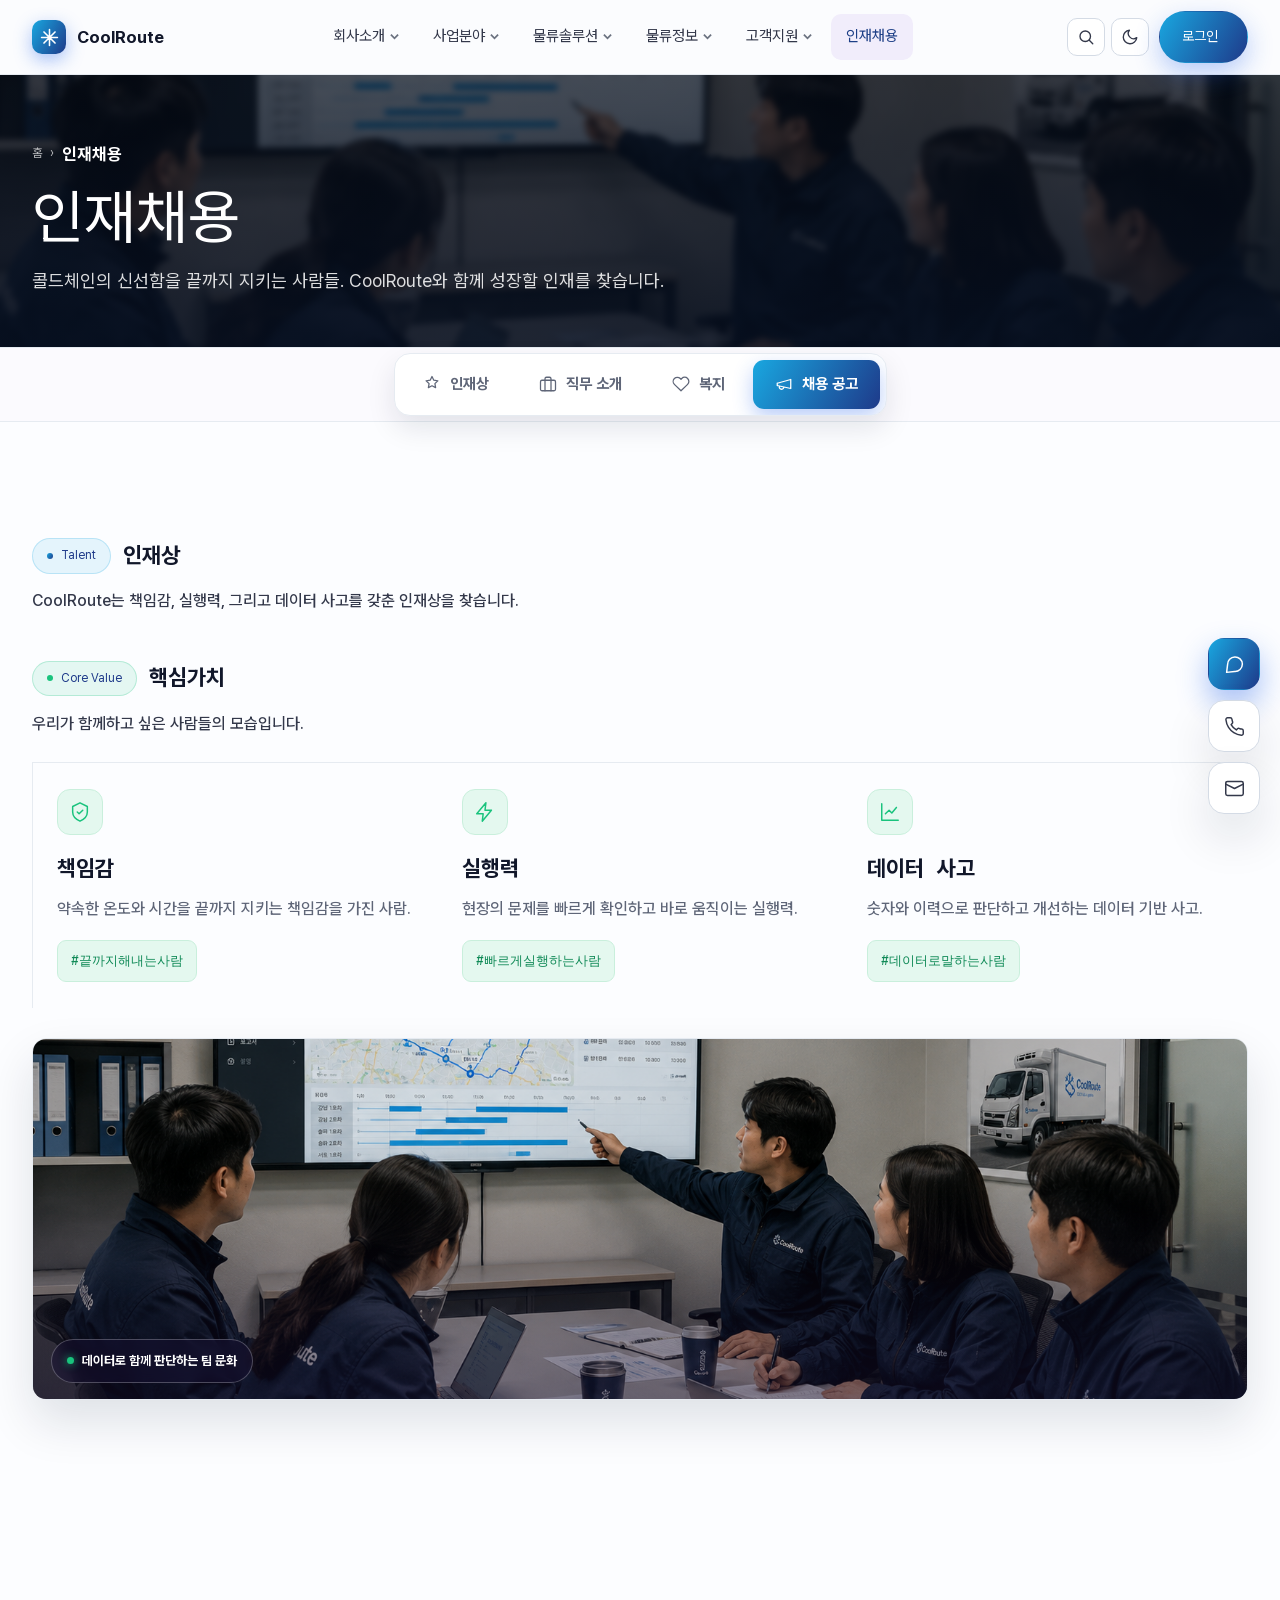
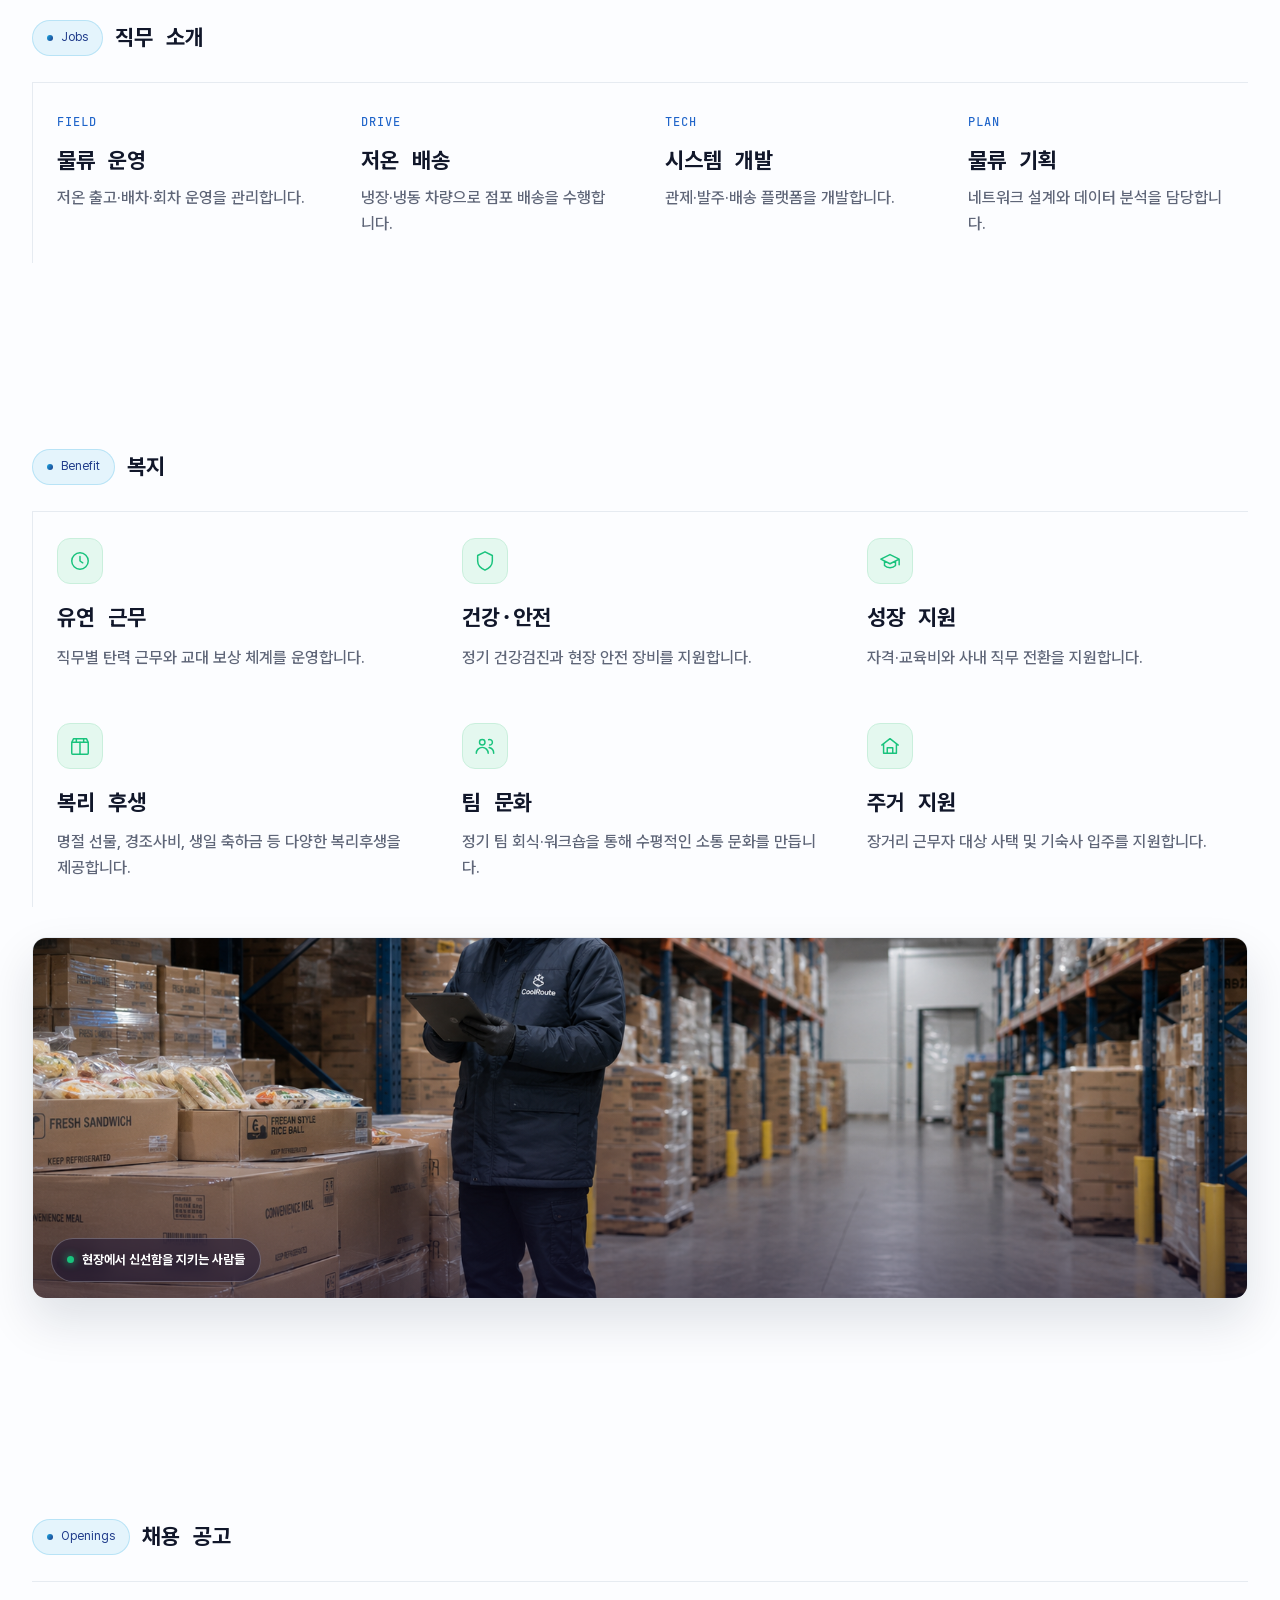
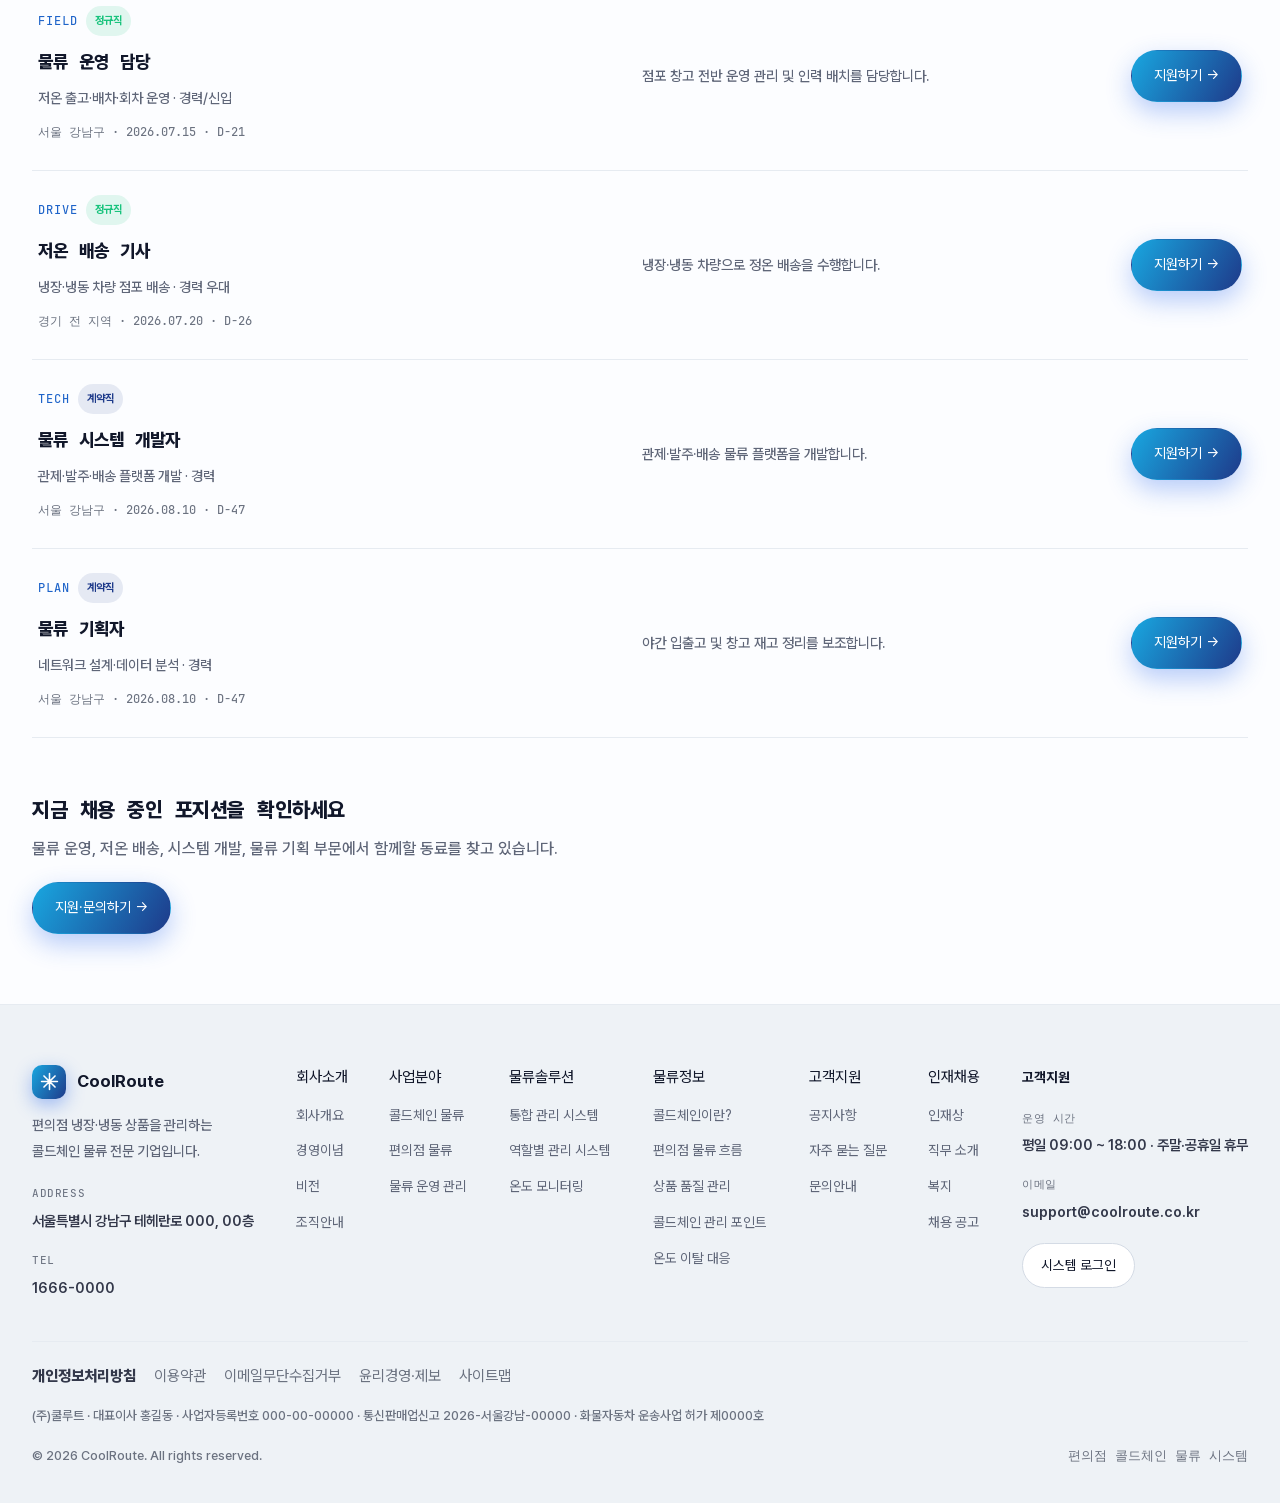
<file: pages/recruit.html>
<!DOCTYPE html>
<html lang="ko">
<head>
<meta charset="UTF-8">
<meta name="viewport" content="width=device-width, initial-scale=1.0">
<title>인재채용 | CoolRoute</title>
<meta name="description" content="CoolRoute는 편의점 냉장·냉동 상품의 발주·배송·재고를 연결하는 콜드체인 물류 전문기업입니다. 전국 6개 저온 물류센터, 99.8% 온도 준수율, 24시간 온도 관제.">
<meta name="keywords" content="콜드체인,편의점 물류,냉장 배송,냉동 물류,저온 물류,온도 관제,CoolRoute">
<meta name="author" content="CoolRoute">
<meta name="theme-color" content="#2563eb">
<link rel="canonical" href="https://www.coolroute.co.kr/">
<!-- Open Graph -->
<meta property="og:type" content="website">
<meta property="og:site_name" content="CoolRoute">
<meta property="og:locale" content="ko_KR">
<meta property="og:locale:alternate" content="en_US">
<meta property="og:title" content="CoolRoute — 편의점 콜드체인 물류 전문기업">
<meta property="og:description" content="냉장·냉동 상품의 발주·배송·재고를 연결하는 콜드체인 물류. 전국 6개 저온 물류센터, 99.8% 온도 준수율.">
<meta property="og:url" content="https://www.coolroute.co.kr/">
<meta property="og:image" content="https://www.coolroute.co.kr/images/og-cover.png">
<!-- Twitter -->
<meta name="twitter:card" content="summary_large_image">
<meta name="twitter:title" content="CoolRoute — 편의점 콜드체인 물류 전문기업">
<meta name="twitter:description" content="냉장·냉동 상품의 발주·배송·재고를 연결하는 콜드체인 물류 전문기업.">
<meta name="twitter:image" content="https://www.coolroute.co.kr/images/og-cover.png">
<!-- favicon (inline SVG) -->
<link rel="icon" href="data:image/svg+xml,%3Csvg xmlns='http://www.w3.org/2000/svg' viewBox='0 0 24 24'%3E%3Crect width='24' height='24' rx='6' fill='%232563eb'/%3E%3Cpath d='M12 2v20M2 12h20M5 5l14 14M19 5L5 19' stroke='white' stroke-width='2' stroke-linecap='round' fill='none'/%3E%3C/svg%3E">
<link rel="apple-touch-icon" href="data:image/svg+xml,%3Csvg xmlns='http://www.w3.org/2000/svg' viewBox='0 0 24 24'%3E%3Crect width='24' height='24' rx='6' fill='%232563eb'/%3E%3Cpath d='M12 2v20M2 12h20M5 5l14 14M19 5L5 19' stroke='white' stroke-width='2' stroke-linecap='round' fill='none'/%3E%3C/svg%3E">
<!-- PWA manifest (inline) -->
<link rel="manifest" href="data:application/json,%7B%22name%22%3A%22CoolRoute%22%2C%22short_name%22%3A%22CoolRoute%22%2C%22start_url%22%3A%22.%22%2C%22display%22%3A%22standalone%22%2C%22background_color%22%3A%22%23fbfafe%22%2C%22theme_color%22%3A%22%232563eb%22%7D">
<link rel="stylesheet" href="../styles.css">
<!-- JSON-LD: Organization -->
<script type="application/ld+json">
{
  "@context": "https://schema.org",
  "@type": "Organization",
  "name": "CoolRoute",
  "alternateName": "쿨루트",
  "url": "https://www.coolroute.co.kr/",
  "logo": "https://www.coolroute.co.kr/images/logo.png",
  "description": "편의점 냉장·냉동 상품의 발주·배송·재고를 연결하는 콜드체인 물류 전문기업",
  "address": {"@type": "PostalAddress", "addressCountry": "KR", "addressRegion": "서울특별시", "streetAddress": "강남구 테헤란로 000"},
  "contactPoint": {"@type": "ContactPoint", "contactType": "customer support", "email": "support@coolroute.co.kr", "areaServed": "KR", "availableLanguage": ["Korean", "English"]}
}
</script>
</head>
<body>
<a class="skip" href="#app" data-i18n="skip">본문 바로가기</a>
<div class="aurora"></div><div class="grain"></div>

<header><div class="wrap"><nav>
  <a class="brand" href="#home"><span class="mk"><svg viewBox="0 0 24 24"><path d="M12 2v20M2 12h20M5 5l14 14M19 5L5 19"/></svg></span>CoolRoute</a>
  <ul class="menu">
    <li><a href="#about"><span data-i18n="nav.about">회사소개</span> <svg class="cv" viewBox="0 0 10 10"><path d="M1 3l4 4 4-4"/></svg></a>
      <ul class="sub"><li><a href="#about"><i></i>회사개요</a></li><li><a href="#values"><i></i>경영이념</a></li><li><a href="#vision"><i></i>비전</a></li><li><a href="#org"><i></i>조직안내</a></li></ul></li>
    <li><a href="#business"><span data-i18n="nav.business">사업분야</span> <svg class="cv" viewBox="0 0 10 10"><path d="M1 3l4 4 4-4"/></svg></a>
      <ul class="sub"><li><a href="#biz-cold"><i></i>콜드체인 물류</a></li><li><a href="#biz-cvs"><i></i>편의점 물류</a></li><li><a href="#biz-ops"><i></i>물류 운영 관리</a></li></ul></li>
    <li><a href="#solution"><span data-i18n="nav.solution">물류솔루션</span> <svg class="cv" viewBox="0 0 10 10"><path d="M1 3l4 4 4-4"/></svg></a>
      <ul class="sub"><li><a href="#solution"><i></i>통합 관리 시스템</a></li><li><a href="#roles"><i></i>역할별 관리 시스템</a></li><li><a href="#monitor"><i></i>온도 모니터링</a></li></ul></li>
    <li><a href="#info"><span data-i18n="nav.info">물류정보</span> <svg class="cv" viewBox="0 0 10 10"><path d="M1 3l4 4 4-4"/></svg></a>
      <ul class="sub"><li><a href="#info"><i></i>콜드체인이란?</a></li><li><a href="#flow"><i></i>편의점 물류 흐름</a></li><li><a href="#quality"><i></i>상품 품질 관리</a></li></ul></li>
    <li><a href="#support"><span data-i18n="nav.support">고객지원</span> <svg class="cv" viewBox="0 0 10 10"><path d="M1 3l4 4 4-4"/></svg></a>
      <ul class="sub"><li><a href="#support"><i></i>공지사항</a></li><li><a href="#faq"><i></i>자주 묻는 질문</a></li><li><a href="#faq"><i></i>이용안내</a></li><li><a href="#contact"><i></i>문의안내</a></li></ul></li>
    <li><a href="#recruit" data-i18n="nav.recruit">인재채용</a></li>
  </ul>
  <div class="nav-right">
    <div class="nav-tools">
      <button class="icon-btn" id="searchBtn" aria-label="검색" title="검색"><svg viewBox="0 0 24 24"><circle cx="11" cy="11" r="7"/><path d="m21 21-4.3-4.3"/></svg></button>
      <button class="icon-btn" id="themeBtn" aria-label="다크 모드 전환" title="테마"><svg viewBox="0 0 24 24"><path d="M21 12.8A9 9 0 1 1 11.2 3a7 7 0 0 0 9.8 9.8z"/></svg></button>
    </div>
    <div class="login">
      <a href="#" class="pill pill-pri"><span data-i18n="nav.login">로그인</span> <svg class="cv" viewBox="0 0 10 10" style="stroke:#fff"><path d="M1 3l4 4 4-4"/></svg></a>
      <ul class="sub">
        <li><a href="#"><span><span class="role-i"><svg viewBox="0 0 24 24"><path d="M3 21h18M5 21V8l7-5 7 5v13M9 21v-6h6v6"/></svg></span>점주</span><small>STORE</small></a></li>
        <li><a href="#"><span><span class="role-i"><svg viewBox="0 0 24 24"><path d="M1 3h15v13H1zM16 8h4l3 3v5h-7M5.5 18.5a2 2 0 1 0 .1 0M18.5 18.5a2 2 0 1 0 .1 0"/></svg></span>배송기사</span><small>DRIVER</small></a></li>
        <li><a href="#"><span><span class="role-i"><svg viewBox="0 0 24 24"><path d="M3 9l9-6 9 6v11H3zM3 9h18M9 20v-6h6v6"/></svg></span>물류센터</span><small>CENTER</small></a></li>
      </ul>
    </div>
    <button class="burger" id="burger" aria-label="메뉴"><span></span><span></span><span></span></button>
  </div>
</nav></div></header>
<div class="mobile" id="mobile">
  <a href="#home" data-i18n="nav.home">홈</a><a href="#about" data-i18n="nav.about">회사소개</a><a href="#business" data-i18n="nav.business">사업분야</a><a href="#solution" data-i18n="nav.solution">물류솔루션</a><a href="#info" data-i18n="nav.info">물류정보</a><a href="#support" data-i18n="nav.support">고객지원</a><a href="#recruit" data-i18n="nav.recruit">인재채용</a>
  <a href="#" class="pill pill-pri" style="justify-content:center;margin-top:6px" data-i18n="nav.login">로그인</a>
</div>

<main id="app" data-page="recruit" aria-live="polite">
<div class="page active" id="page-recruit">
  <section class="pagehero" style="--hero-img:url('../images/ops-meeting.png')"><div class="wrap">
    <div class="crumb"><a href="#home">홈</a> › <b data-i18n="nav.recruit">인재채용</b></div>
    <h1 data-i18n="rc.h1">인재채용</h1>
    <p data-i18n="rc.p">콜드체인의 신선함을 끝까지 지키는 사람들. CoolRoute와 함께 성장할 인재를 찾습니다.</p>
  </div></section>
  <nav class="subnav"><div class="wrap">
    <a href="#talent"><svg viewBox="0 0 24 24"><path d="M12 2l2.4 4.9 5.4.8-3.9 3.8.9 5.4-4.8-2.5-4.8 2.5.9-5.4L4.2 7.7l5.4-.8z"/></svg><span data-i18n="rc.n1">인재상</span></a><a href="#rc-jobs"><svg viewBox="0 0 24 24"><rect x="2" y="7" width="20" height="14" rx="2"/><path d="M16 21V5a2 2 0 0 0-2-2h-4a2 2 0 0 0-2 2v16"/></svg><span data-i18n="rc.n2">직무 소개</span></a><a href="#rc-benefit"><svg viewBox="0 0 24 24"><path d="M20.8 4.6a5.5 5.5 0 0 0-7.8 0L12 5.7l-1-1a5.5 5.5 0 0 0-7.8 7.8l1 1L12 21l7.8-7.5 1-1a5.5 5.5 0 0 0 0-7.9z"/></svg><span data-i18n="rc.n3">복지</span></a><a href="#rc-open"><svg viewBox="0 0 24 24"><path d="M3 11l18-5v12L3 14v-3zM3 11v3M11.6 16.8a3 3 0 1 1-5.8-1.6"/></svg><span data-i18n="rc.n4">채용 공고</span></a>
  </div></nav>
  <section class="pg-sec"><div class="wrap">
    <div class="subhead" id="talent"><div class="eyebrow">Talent</div><h3 data-i18n="rc.talent">인재상</h3></div>
    <p class="lead2" style="margin:-8px 0 36px;max-width:780px">CoolRoute는 책임감, 실행력, 그리고 데이터 사고를 갖춘 인재상을 찾습니다.</p>
    <div class="subhead"><div class="eyebrow green">Core Value</div><h3>핵심가치</h3></div>
    <p class="lead2" style="margin:-8px 0 22px;max-width:780px">우리가 함께하고 싶은 사람들의 모습입니다.</p>
    <div class="values">
      <div class="card reveal"><div class="ico"><svg viewBox="0 0 24 24"><path d="M12 2l8 4v6c0 5-3.5 8-8 10-4.5-2-8-5-8-10V6z"/><path d="M9 12l2 2 4-4"/></svg></div><h3 data-i18n="rc.t1">책임감</h3><p data-i18n="rc.t1d">약속한 온도와 시간을 끝까지 지키는 책임감을 가진 사람.</p><div class="pipe"><span>#끝까지해내는사람</span></div></div>
      <div class="card reveal" style="animation-delay:.08s"><div class="ico"><svg viewBox="0 0 24 24"><path d="M13 2L3 14h7l-1 8 10-12h-7z"/></svg></div><h3 data-i18n="rc.t2">실행력</h3><p data-i18n="rc.t2d">현장의 문제를 빠르게 확인하고 바로 움직이는 실행력.</p><div class="pipe"><span>#빠르게실행하는사람</span></div></div>
      <div class="card reveal" style="animation-delay:.16s"><div class="ico"><svg viewBox="0 0 24 24"><path d="M3 3v18h18M7 14l4-4 3 3 5-6"/></svg></div><h3 data-i18n="rc.t3">데이터 사고</h3><p data-i18n="rc.t3d">숫자와 이력으로 판단하고 개선하는 데이터 기반 사고.</p><div class="pipe"><span>#데이터로말하는사람</span></div></div>
    </div>

    <div class="section-photo ov reveal" style="margin-top:30px"><img src="../images/ops-meeting.png" alt="CoolRoute 구성원들이 배차 계획 화면을 함께 보며 회의하는 모습"><span class="cap">데이터로 함께 판단하는 팀 문화</span></div>
  </div></section>

  <!-- 직무 소개 -->
  <section class="pg-sec alt"><div class="wrap">
    <div class="subhead" id="rc-jobs"><div class="eyebrow">Jobs</div><h3 data-i18n="rc.jobs">직무 소개</h3></div>
    <div class="org">
      <div class="t reveal"><div class="k">FIELD</div><h4 data-i18n="rc.j1">물류 운영</h4><p data-i18n="rc.j1d">저온 출고·배차·회차 운영을 관리합니다.</p></div>
      <div class="t reveal" style="animation-delay:.06s"><div class="k">DRIVE</div><h4 data-i18n="rc.j2">저온 배송</h4><p data-i18n="rc.j2d">냉장·냉동 차량으로 점포 배송을 수행합니다.</p></div>
      <div class="t reveal" style="animation-delay:.12s"><div class="k">TECH</div><h4 data-i18n="rc.j3">시스템 개발</h4><p data-i18n="rc.j3d">관제·발주·배송 플랫폼을 개발합니다.</p></div>
      <div class="t reveal" style="animation-delay:.18s"><div class="k">PLAN</div><h4 data-i18n="rc.j4">물류 기획</h4><p data-i18n="rc.j4d">네트워크 설계와 데이터 분석을 담당합니다.</p></div>
    </div>
  </div></section>

  <!-- 복지 -->
  <section class="pg-sec"><div class="wrap">
    <div class="subhead" id="rc-benefit"><div class="eyebrow">Benefit</div><h3 data-i18n="rc.benefit">복지</h3></div>
    <div class="info-grid">
      <div class="card reveal"><div class="ico"><svg viewBox="0 0 24 24"><circle cx="12" cy="12" r="9"/><path d="M12 7v5l3 2"/></svg></div><h3 data-i18n="rc.b1">유연 근무</h3><p data-i18n="rc.b1d">직무별 탄력 근무와 교대 보상 체계를 운영합니다.</p></div>
      <div class="card reveal" style="animation-delay:.08s"><div class="ico"><svg viewBox="0 0 24 24"><path d="M12 2l8 4v6c0 5-3.5 8-8 10-4.5-2-8-5-8-10V6z"/></svg></div><h3 data-i18n="rc.b2">건강·안전</h3><p data-i18n="rc.b2d">정기 건강검진과 현장 안전 장비를 지원합니다.</p></div>
      <div class="card reveal" style="animation-delay:.16s"><div class="ico"><svg viewBox="0 0 24 24"><path d="M22 10v6M2 10l10-5 10 5-10 5zM6 12v5c3 3 9 3 12 0v-5"/></svg></div><h3 data-i18n="rc.b3">성장 지원</h3><p data-i18n="rc.b3d">자격·교육비와 사내 직무 전환을 지원합니다.</p></div>
      <div class="card reveal"><div class="ico"><svg viewBox="0 0 24 24"><rect x="3" y="8" width="18" height="13" rx="1"/><path d="M3 8l2-4h14l2 4M12 8v13M8 4v4M16 4v4"/></svg></div><h3>복리 후생</h3><p>명절 선물, 경조사비, 생일 축하금 등 다양한 복리후생을 제공합니다.</p></div>
      <div class="card reveal" style="animation-delay:.08s"><div class="ico"><svg viewBox="0 0 24 24"><circle cx="9" cy="8" r="3"/><path d="M2.5 20a6.5 6.5 0 0 1 13 0M17 11a3 3 0 1 0-1-5.8M21.5 20a6.5 6.5 0 0 0-5-6.3"/></svg></div><h3>팀 문화</h3><p>정기 팀 회식·워크숍을 통해 수평적인 소통 문화를 만듭니다.</p></div>
      <div class="card reveal" style="animation-delay:.16s"><div class="ico"><svg viewBox="0 0 24 24"><path d="M3 11l9-7 9 7M5 10v10h14V10M9 20v-6h6v6"/></svg></div><h3>주거 지원</h3><p>장거리 근무자 대상 사택 및 기숙사 입주를 지원합니다.</p></div>
    </div>
    <div class="section-photo ov reveal" style="margin-top:30px"><img src="../images/cold-inspect.png" alt="냉장 창고에서 현장 담당자가 상품 상태와 온도를 점검·기록하는 모습"><span class="cap">현장에서 신선함을 지키는 사람들</span></div>
  </div></section>

  <!-- 채용 공고 -->
  <section class="pg-sec alt"><div class="wrap">
    <div class="subhead" id="rc-open"><div class="eyebrow">Openings</div><h3>채용 공고</h3></div>
    <div class="joblist reveal">
      <div class="job">
        <div class="jl"><div class="jk">FIELD <span class="badge reg">정규직</span></div><h4>물류 운영 담당</h4><div class="jd">저온 출고·배차·회차 운영 · 경력/신입</div><div class="jmeta">서울 강남구 · 2026.07.15 · D-21</div></div>
        <div class="jdesc">점포 창고 전반 운영 관리 및 인력 배치를 담당합니다.</div>
        <a href="#" class="pill pill-pri japply" data-action="consult">지원하기 →</a>
      </div>
      <div class="job">
        <div class="jl"><div class="jk">DRIVE <span class="badge reg">정규직</span></div><h4>저온 배송 기사</h4><div class="jd">냉장·냉동 차량 점포 배송 · 경력 우대</div><div class="jmeta">경기 전 지역 · 2026.07.20 · D-26</div></div>
        <div class="jdesc">냉장·냉동 차량으로 정온 배송을 수행합니다.</div>
        <a href="#" class="pill pill-pri japply" data-action="consult">지원하기 →</a>
      </div>
      <div class="job">
        <div class="jl"><div class="jk">TECH <span class="badge con">계약직</span></div><h4>물류 시스템 개발자</h4><div class="jd">관제·발주·배송 플랫폼 개발 · 경력</div><div class="jmeta">서울 강남구 · 2026.08.10 · D-47</div></div>
        <div class="jdesc">관제·발주·배송 물류 플랫폼을 개발합니다.</div>
        <a href="#" class="pill pill-pri japply" data-action="consult">지원하기 →</a>
      </div>
      <div class="job">
        <div class="jl"><div class="jk">PLAN <span class="badge con">계약직</span></div><h4>물류 기획자</h4><div class="jd">네트워크 설계·데이터 분석 · 경력</div><div class="jmeta">서울 강남구 · 2026.08.10 · D-47</div></div>
        <div class="jdesc">야간 입출고 및 창고 재고 정리를 보조합니다.</div>
        <a href="#" class="pill pill-pri japply" data-action="consult">지원하기 →</a>
      </div>
    </div>
    <div class="sol-cta reveal" style="margin-top:24px">
      <h3 data-i18n="rc.open">지금 채용 중인 포지션을 확인하세요</h3>
      <p data-i18n="rc.opend">물류 운영, 저온 배송, 시스템 개발, 물류 기획 부문에서 함께할 동료를 찾고 있습니다.</p>
      <a href="#" class="pill pill-pri" data-action="consult" data-i18n="rc.apply">지원·문의하기 →</a>
    </div>
  </div></section>
</div>
</main>

<!-- 플로팅 퀵메뉴 -->
<div class="quickmenu" aria-label="빠른 메뉴">
  <button class="qbtn primary" data-action="consult" aria-label="도입 상담"><span class="qtip" data-i18n="qm.consult">도입 상담</span><svg viewBox="0 0 24 24"><path d="M21 11.5a8.4 8.4 0 0 1-9 8.4L3 21l1.1-9A8.4 8.4 0 1 1 21 11.5z"/></svg></button>
  <a class="qbtn" href="tel:1666-0000" aria-label="전화 문의"><span class="qtip" data-i18n="qm.call">1666-0000</span><svg viewBox="0 0 24 24"><path d="M22 16.9v3a2 2 0 0 1-2.2 2 19.8 19.8 0 0 1-8.6-3 19.5 19.5 0 0 1-6-6 19.8 19.8 0 0 1-3-8.6A2 2 0 0 1 4.1 2h3a2 2 0 0 1 2 1.7c.1 1 .4 1.9.7 2.8a2 2 0 0 1-.5 2.1L8.1 9.9a16 16 0 0 0 6 6l1.3-1.3a2 2 0 0 1 2.1-.4c.9.3 1.8.6 2.8.7a2 2 0 0 1 1.7 2z"/></svg></a>
  <a class="qbtn" href="mailto:support@coolroute.co.kr" aria-label="이메일 문의"><span class="qtip" data-i18n="qm.mail">이메일 문의</span><svg viewBox="0 0 24 24"><rect x="2" y="4" width="20" height="16" rx="2"/><path d="m22 7-10 5L2 7"/></svg></a>
  <button class="qbtn" id="toTop" aria-label="맨 위로"><span class="qtip" data-i18n="qm.top">맨 위로</span><svg viewBox="0 0 24 24"><path d="M12 19V5M5 12l7-7 7 7"/></svg></button>
</div>

<!-- 도입 상담 모달 -->
<div class="modal" id="consultModal" role="dialog" aria-modal="true" aria-labelledby="cm-title">
  <div class="modal-card">
    <div class="modal-top">
      <div><h3 id="cm-title" data-i18n="form.title">도입 상담 신청</h3><p class="sub-t" data-i18n="form.sub">점포망과 온도대에 맞는 도입 범위를 안내해 드립니다. 영업일 기준 1일 내 회신.</p></div>
      <button class="modal-x" id="modalClose" aria-label="닫기"><svg viewBox="0 0 24 24"><path d="M18 6 6 18M6 6l12 12"/></svg></button>
    </div>
    <form id="consultForm" novalidate>
      <div class="form-fields">
        <div class="field-row">
          <div class="field"><label data-i18n="form.company">회사·브랜드명 <span class="req">*</span></label><input name="company" required><div class="err" data-i18n="form.err">필수 항목입니다</div></div>
          <div class="field"><label data-i18n="form.name">담당자명 <span class="req">*</span></label><input name="name" required><div class="err" data-i18n="form.err">필수 항목입니다</div></div>
        </div>
        <div class="field-row">
          <div class="field"><label data-i18n="form.phone">연락처 <span class="req">*</span></label><input name="phone" inputmode="tel" required placeholder="010-0000-0000"><div class="err" data-i18n="form.errp">올바른 연락처를 입력하세요</div></div>
          <div class="field"><label data-i18n="form.stores">점포 수</label><input name="stores" inputmode="numeric" placeholder="예: 50"></div>
        </div>
        <div class="field"><label data-i18n="form.zone">관심 온도대</label><select name="zone"><option value="" data-i18n="form.zsel">선택하세요</option><option data-i18n="form.z1">상온</option><option data-i18n="form.z2">냉장 (0~10℃)</option><option data-i18n="form.z3">냉동 (-18℃↓)</option><option data-i18n="form.z4">혼합 (멀티존)</option></select></div>
        <div class="field"><label data-i18n="form.msg">문의 내용</label><textarea name="message" data-i18n-ph="form.msgph" placeholder="도입 범위, 권역, 희망 일정 등을 적어주세요."></textarea></div>
        <label class="form-consent"><input type="checkbox" name="consent" required><span data-i18n="form.consent">(필수) 상담을 위한 개인정보 수집·이용에 동의합니다.</span></label>
        <div class="form-actions"><button type="submit" class="pill pill-pri" data-i18n="form.submit">상담 신청하기 →</button></div>
      </div>
      <div class="form-ok" id="formOk">
        <div class="ok-i"><svg viewBox="0 0 24 24"><path d="M4 12l5 5L20 6"/></svg></div>
        <h3 data-i18n="form.okt">상담 신청이 접수되었습니다</h3>
        <p data-i18n="form.okp">담당자가 영업일 기준 1일 내 연락드리겠습니다. 감사합니다.</p>
      </div>
    </form>
  </div>
</div>

<!-- 통합 검색 오버레이 -->
<div class="search-overlay" id="searchOverlay" role="dialog" aria-modal="true" aria-label="사이트 검색">
  <div class="search-box">
    <div class="sh"><svg viewBox="0 0 24 24"><circle cx="11" cy="11" r="7"/><path d="m21 21-4.3-4.3"/></svg><input id="searchInput" type="text" data-i18n-ph="search.ph" placeholder="메뉴·섹션 검색 (예: 온도, 채용, 콜드체인)" aria-label="검색어"><kbd>ESC</kbd></div>
    <div class="search-results" id="searchResults"></div>
  </div>
</div>

<footer><div class="wrap">
  <div class="foot">
    <div class="b">
      <a class="brand" href="#home"><span class="mk"><svg viewBox="0 0 24 24"><path d="M12 2v20M2 12h20M5 5l14 14M19 5L5 19"/></svg></span>CoolRoute</a>
      <p data-i18n="foot.about">편의점 냉장·냉동 상품을 관리하는<br>콜드체인 물류 전문 기업입니다.</p>
      <div class="fcontact" style="margin-top:16px">
        <div class="r"><span class="k">ADDRESS</span><span class="v">서울특별시 강남구 테헤란로 000, 00층</span></div>
        <div class="r"><span class="k">TEL</span><span class="v">1666-0000</span></div>
      </div>
    </div>
    <div class="fmenu">
      <div class="fcol">
        <h5><a href="#about" data-i18n="nav.about">회사소개</a></h5>
        <ul>
          <li><a href="#about">회사개요</a></li>
          <li><a href="#values">경영이념</a></li>
          <li><a href="#vision">비전</a></li>
          <li><a href="#org">조직안내</a></li>
        </ul>
      </div>
      <div class="fcol">
        <h5><a href="#business" data-i18n="nav.business">사업분야</a></h5>
        <ul>
          <li><a href="#biz-cold">콜드체인 물류</a></li>
          <li><a href="#biz-cvs">편의점 물류</a></li>
          <li><a href="#biz-ops">물류 운영 관리</a></li>
        </ul>
      </div>
      <div class="fcol">
        <h5><a href="#solution" data-i18n="nav.solution">물류솔루션</a></h5>
        <ul>
          <li><a href="#solution">통합 관리 시스템</a></li>
          <li><a href="#roles">역할별 관리 시스템</a></li>
          <li><a href="#monitor">온도 모니터링</a></li>
        </ul>
      </div>
      <div class="fcol">
        <h5><a href="#info" data-i18n="nav.info">물류정보</a></h5>
        <ul>
          <li><a href="#info">콜드체인이란?</a></li>
          <li><a href="#flow">편의점 물류 흐름</a></li>
          <li><a href="#quality">상품 품질 관리</a></li>
          <li><a href="#coldpoint">콜드체인 관리 포인트</a></li>
          <li><a href="#quality-proof">온도 이탈 대응</a></li>
        </ul>
      </div>
      <div class="fcol">
        <h5><a href="#support" data-i18n="nav.support">고객지원</a></h5>
        <ul>
          <li><a href="#support">공지사항</a></li>
          <li><a href="#faq">자주 묻는 질문</a></li>
          <li><a href="#contact">문의안내</a></li>
        </ul>
      </div>
      <div class="fcol">
        <h5><a href="#recruit" data-i18n="nav.recruit">인재채용</a></h5>
        <ul>
          <li><a href="#recruit">인재상</a></li>
          <li><a href="#rc-jobs">직무 소개</a></li>
          <li><a href="#rc-benefit">복지</a></li>
          <li><a href="#rc-open">채용 공고</a></li>
        </ul>
      </div>
    </div>
    <div><h5 data-i18n="foot.support">고객지원</h5>
      <div class="fcontact">
        <div class="r"><span class="k" data-i18n="foot.hours">운영 시간</span><span class="v">평일 09:00 ~ 18:00 · 주말·공휴일 휴무</span></div>
        <div class="r"><span class="k">이메일</span><span class="v">support@coolroute.co.kr</span></div>
      </div>
      <a href="#" class="pill pill-ghost" style="margin-top:18px;padding:9px 18px;font-size:.86rem" data-i18n="foot.login">시스템 로그인</a>
    </div>
  </div>
  <div class="fbar" style="flex-direction:column;align-items:stretch;gap:14px">
    <div style="display:flex;flex-wrap:wrap;gap:18px;align-items:center">
      <a href="#" style="font-weight:800;color:var(--soft)" data-i18n="foot.privacy">개인정보처리방침</a>
      <a href="#" data-i18n="foot.terms">이용약관</a>
      <a href="#" data-i18n="foot.noemail">이메일무단수집거부</a>
      <a href="#" data-i18n="foot.ethics">윤리경영·제보</a>
      <a href="#about" data-i18n="foot.sitemap">사이트맵</a>
    </div>
    <div style="color:var(--dim)"><span data-i18n="foot.biz">(주)쿨루트 · 대표이사 홍길동 · 사업자등록번호 000-00-00000 · 통신판매업신고 2026-서울강남-00000 · 화물자동차 운송사업 허가 제0000호</span></div>
    <div style="display:flex;justify-content:space-between;flex-wrap:wrap;gap:10px">
      <span>© 2026 CoolRoute. All rights reserved.</span>
      <span class="mono" data-i18n="foot.tag">편의점 콜드체인 물류 시스템</span>
    </div>
  </div>
</div></footer>

<script src="../images/kr-map-data.js"></script>
<script>
  const PAGE_FRAGMENTS=[
    'home','about','business','solution','info','support','recruit'
  ].map(id=>({id,src:`pages/${id}.html`}));

  async function loadPageFragments(){
    const app=document.getElementById('app');
    if(!app||app.querySelector('.page'))return true;
    try{
      const html=await Promise.all(PAGE_FRAGMENTS.map(async page=>{
        const res=await fetch(page.src,{cache:'no-cache'});
        if(!res.ok)throw new Error(`${page.src} (${res.status})`);
        const text=await res.text();
        const doc=new DOMParser().parseFromString(text,'text/html');
        const pageNode=doc.querySelector('.page');
        return pageNode?pageNode.outerHTML:text;
      }));
      app.innerHTML=html.join('\n');
      return true;
    }catch(err){
      console.error('Page fragments failed to load:',err);
      app.innerHTML='<section class="pg-sec"><div class="wrap"><div class="head"><h2>콘텐츠를 불러오지 못했습니다</h2><p>정적 서버에서 다시 열어주세요.</p></div></div></section>';
      return false;
    }
  }

  (async function boot(){
  const pagesReady=await loadPageFragments();
  if(!pagesReady)return;

  // 모바일 메뉴
  const b=document.getElementById('burger'),m=document.getElementById('mobile');
  b.addEventListener('click',()=>m.classList.toggle('open'));
  m.querySelectorAll('a').forEach(a=>a.addEventListener('click',()=>m.classList.remove('open')));

  // 사업분야 탭 (+ ARIA)
  const tabs=[...document.querySelectorAll('.tab')],panels=[...document.querySelectorAll('.tabpanel')];
  tabs.forEach(t=>{t.setAttribute('role','tab');t.id='tab-'+t.dataset.tab;t.setAttribute('aria-controls','biz-'+t.dataset.tab);});
  panels.forEach(p=>{p.setAttribute('role','tabpanel');p.setAttribute('aria-labelledby','tab-'+p.dataset.panel);});
  function act(k){
    tabs.forEach(t=>{const on=t.dataset.tab===k;t.classList.toggle('on',on);t.setAttribute('aria-selected',on);t.tabIndex=on?0:-1;});
    panels.forEach(p=>p.classList.toggle('on',p.dataset.panel===k));
  }
  tabs.forEach(t=>t.addEventListener('click',()=>act(t.dataset.tab)));

  // 다중 페이지 라우터 (+ 스크롤 복원)
  const app=document.getElementById('app');
  const standalonePage=app?app.dataset.page||'':'';
  const pages=[...document.querySelectorAll('.page')];
  const navlinks=[...document.querySelectorAll('.menu>li>a')];
  const pageOf={home:'home',top:'home','':'home',
    about:'about',values:'about',vision:'about',org:'about',
    business:'business','biz-cold':'business','biz-cvs':'business','biz-ops':'business',
    solution:'solution',roles:'solution',monitor:'solution',
    info:'info',flow:'info',quality:'info','coldpoint':'info','quality-proof':'info',
    support:'support',faq:'support',contact:'support',
    recruit:'recruit','rc-jobs':'recruit','rc-benefit':'recruit','rc-open':'recruit'};
  const rootHashes=['home','top','','about','business','solution','info','support','recruit'];
  let currentPage=standalonePage||'home';const scrollMem={};

  function showPage(id){
    pages.forEach(p=>p.classList.toggle('active',p.id==='page-'+id));
    navlinks.forEach(a=>{const h=a.getAttribute('href').slice(1);a.classList.toggle('current',pageOf[h]===id&&id!=='home');});
    const active=document.querySelector('#page-'+id+' .subnav');
    if(active){const links=[...active.querySelectorAll('a')];links.forEach((a,i)=>a.classList.toggle('on',i===0));}
    currentPage=id;
  }
  function route(){
    if(currentPage) scrollMem[currentPage]=window.scrollY;
    const h=location.hash.slice(1);
    const id=h?(pageOf[h]!==undefined?pageOf[h]:(standalonePage||'home')):(standalonePage||'home');
    if(standalonePage&&id!==standalonePage){
      location.href=id+'.html'+(location.hash||('#'+id));
      return;
    }
    showPage(id);
    if(h==='biz-cold'||h==='biz-cvs'||h==='biz-ops') act({'biz-cold':'cold','biz-cvs':'cvs','biz-ops':'ops'}[h]);
    if(h && !rootHashes.includes(h)){
      const el=document.getElementById(h);
      if(el){requestAnimationFrame(()=>el.scrollIntoView({behavior:'smooth',block:'start'}));return;}
    }
    const y=scrollMem[id]||0;
    requestAnimationFrame(()=>window.scrollTo({top:y,behavior:y?'auto':'smooth'}));
  }
  window.addEventListener('hashchange',route);
  window.addEventListener('scroll',()=>{scrollMem[currentPage]=window.scrollY;},{passive:true});

  // 스크롤스파이 (서브내비 현재 섹션 동기화)
  const spyMap={};
  document.querySelectorAll('.subnav a').forEach(a=>{const id=a.getAttribute('href').slice(1);(spyMap[id]=spyMap[id]||[]).push(a);});
  const spy=new IntersectionObserver(es=>{
    es.forEach(en=>{
      if(!en.isIntersecting)return;
      const links=spyMap[en.target.id];if(!links)return;
      links.forEach(a=>{const wrap=a.closest('.subnav');if(wrap)wrap.querySelectorAll('a').forEach(x=>x.classList.remove('on'));a.classList.add('on');});
    });
  },{rootMargin:'-45% 0px -50% 0px',threshold:0});
  Object.keys(spyMap).forEach(id=>{const el=document.getElementById(id);if(el)spy.observe(el);});

  // 숫자 카운터
  const fmt=n=>{const s=Number.isInteger(n)?n.toString():n.toFixed(1);return s.replace(/\B(?=(\d{3})+(?!\d))/g,',');};
  document.querySelectorAll('[data-count]').forEach(el=>{el.textContent=fmt(parseFloat(el.dataset.count))+(el.dataset.suffix||'');});

  // 테마 (다크/라이트)
  const themeBtn=document.getElementById('themeBtn');
  const setTheme=t=>{document.documentElement.setAttribute('data-theme',t);try{localStorage.setItem('cr-theme',t);}catch(e){}themeBtn.setAttribute('aria-pressed',t==='dark');};
  const qp=new URLSearchParams(location.search);
  let savedTheme='light';try{savedTheme=qp.get('theme')||localStorage.getItem('cr-theme')||'light';}catch(e){}
  setTheme(savedTheme);
  themeBtn.addEventListener('click',()=>setTheme(document.documentElement.getAttribute('data-theme')==='dark'?'light':'dark'));

  // 다국어 (KO / EN)
  const I18N={en:{
    'skip':'Skip to content',
    'nav.home':'Home','nav.about':'About','nav.business':'Business','nav.solution':'Solutions','nav.info':'Resources','nav.support':'Support','nav.recruit':'Careers','nav.login':'Login',
    'hero.chip':'Convenience-store cold chain logistics specialist','hero.h1a':'Convenience-store cold chain logistics','hero.h1b':'safer and faster',
    'hero.lead':'CoolRoute connects ordering, delivery and inventory of chilled and frozen goods as a cold chain logistics specialist.',
    'hero.cta1':'View business →','hero.cta2':'Request consultation','ops.1t':'Onboarding','ops.1d':'New store / brand logistics inquiry',
    'trust.1':'Connected stores','trust.2':'Temp compliance','trust.3':'Logistics centers','trust.4':'Temp control','trust.note':'* As of 2026.06 · internal operations data','console.foot':'* Illustrative operations view',
    'sc.h2':'Holding the temperature on the move —<br>the convenience-store cold chain network','sc.p':'From dispatch to store arrival, we run fresh logistics that never loses temperature across every segment.',
    'cert.cap':'Certified · Standards','cert.1':'Food safety certification','cert.2':'Quality management','cert.3':'Food safety management','cert.4b':'Cold Chain Standard','cert.4':'Constant-temp protocol','marq.cap':'Trusted by convenience-store brands nationwide',
    'map.h':'Nationwide cold chain network','map.p':'Six regional constant-temp centers handle fresh delivery across the national store network.',
    'map.1':'Seoul·Gyeonggi chilled picking · night routes','map.2':'Gangwon trunk relay · constant temp','map.3':'Central branching · rapid re-route','map.4':'Frozen meals·ice cream low-temp storage','map.5':'Honam dispatch · mixed-region handling','map.6':'Island shipment logs in one report',
    'esg.h':'Sustainability (ESG)','esg.p':'We manage cold chain energy, food waste and safety data to deliver on environmental and social responsibility.',
    'esg.e':'Low-carbon transport','esg.ed':'Route optimization and constant-temp efficiency cut transport-stage carbon emissions.','esg.es1':'Routing CO₂↓',
    'esg.s':'Food waste reduction','esg.sd':'We sort and reallocate near-expiry goods to lower disposal loss and food waste.','esg.ss1':'Disposal cut',
    'esg.g':'Transparent temp records','esg.gd':'Full-route temperature history is stored as per-trip reports and disclosed transparently.','esg.gs1':'Temp compliance',
    'cta.h':'Start your convenience-store cold chain<br>logistics with CoolRoute','cta.p':'Check center regions, temperature zones and delivery cycles, then discuss the right scope for your store network.','cta.b1':'Request consultation →','cta.b2':'Existing customer login',
    'qm.consult':'Consultation','qm.call':'1666-0000','qm.mail':'Email us','qm.top':'Back to top',
    'form.title':'Request a consultation','form.sub':"We'll advise the right scope for your network. Reply within 1 business day.",'form.company':'Company / brand','form.name':'Contact name','form.phone':'Phone','form.stores':'Stores','form.zone':'Temperature zone','form.zsel':'Select','form.z1':'Ambient','form.z2':'Chilled (0~10℃)','form.z3':'Frozen (-18℃↓)','form.z4':'Mixed (multi-zone)','form.msg':'Message','form.msgph':'Tell us about scope, region, preferred schedule.','form.consent':'(Required) I agree to the collection and use of personal data for consultation.','form.submit':'Submit request →','form.err':'This field is required','form.errp':'Enter a valid phone number','form.okt':'Your request has been received','form.okp':'Our team will contact you within 1 business day. Thank you.',
    'search.ph':'Search menus · sections (e.g. temperature, careers)',
    'foot.about':'A cold chain logistics specialist managing<br>convenience-store chilled and frozen goods.','foot.menu':'Main menu','foot.support':'Support','foot.hours':'Hours','foot.login':'System login','foot.privacy':'Privacy Policy','foot.terms':'Terms of Use','foot.noemail':'No Email Collection','foot.ethics':'Ethics · Report','foot.sitemap':'Sitemap','foot.biz':'CoolRoute Inc. · CEO Hong Gil-dong · Biz Reg. 000-00-00000 · Mail-order 2026-Seoul Gangnam-00000 · Freight license No.0000','foot.tag':'Convenience-store cold chain logistics system',
    'rc.h1':'Careers','rc.p':'People who protect freshness to the very end. Grow with CoolRoute.','rc.n1':'Talent','rc.n2':'Jobs','rc.n3':'Benefits','rc.n4':'Openings','rc.talent':'Our talent','rc.t1':'Responsibility','rc.t1d':'Keeps the promised temperature and timing to the end.','rc.t2':'Execution','rc.t2d':'Spots field issues fast and acts immediately.','rc.t3':'Data thinking','rc.t3d':'Judges and improves with numbers and history.','rc.jobs':'Jobs','rc.j1':'Logistics operations','rc.j1d':'Manage constant-temp shipping, dispatch and routes.','rc.j2':'Constant-temp delivery','rc.j2d':'Deliver to stores with chilled/frozen vehicles.','rc.j3':'System development','rc.j3d':'Build control, ordering and delivery platforms.','rc.j4':'Logistics planning','rc.j4d':'Network design and data analysis.','rc.benefit':'Benefits','rc.b1':'Flexible work','rc.b1d':'Flexible and shift-compensation schemes by role.','rc.b2':'Health · safety','rc.b2d':'Regular checkups and on-site safety equipment.','rc.b3':'Growth support','rc.b3d':'Certification·education costs and internal mobility.','rc.open':'Check our open positions now','rc.opend':"We're hiring across operations, delivery, development and planning.",'rc.apply':'Apply / inquire →'
  }};
  const i18nEls=[...document.querySelectorAll('[data-i18n]')];
  i18nEls.forEach(el=>el.dataset.ko=el.innerHTML);
  const i18nPh=[...document.querySelectorAll('[data-i18n-ph]')];
  i18nPh.forEach(el=>el.dataset.koPh=el.getAttribute('placeholder')||'');
  const langBtn=document.getElementById('langBtn');
  function applyLang(lang){
    const en=lang==='en';
    i18nEls.forEach(el=>{const k=el.dataset.i18n;const v=en?(I18N.en[k]):el.dataset.ko;if(v!=null)el.innerHTML=v;});
    i18nPh.forEach(el=>{const k=el.dataset.i18nPh;const v=en?(I18N.en[k]):el.dataset.koPh;if(v!=null)el.setAttribute('placeholder',v);});
    document.documentElement.lang=en?'en':'ko';
    if(langBtn)langBtn.querySelector('b').textContent=en?'KO':'EN';
    buildSearchIndex();
    try{localStorage.setItem('cr-lang',lang);}catch(e){}
  }
  let savedLang='ko';try{savedLang=qp.get('lang')||localStorage.getItem('cr-lang')||'ko';}catch(e){}
  if(langBtn)langBtn.addEventListener('click',()=>applyLang(document.documentElement.lang==='en'?'ko':'en'));

  // 플로팅 퀵메뉴 / 맨위로
  const toTop=document.getElementById('toTop');
  window.addEventListener('scroll',()=>{toTop.classList.toggle('show',window.scrollY>400);},{passive:true});
  toTop.addEventListener('click',()=>window.scrollTo({top:0,behavior:'smooth'}));

  // 도입 상담 모달
  const modal=document.getElementById('consultModal'),form=document.getElementById('consultForm'),formOk=document.getElementById('formOk');
  let lastFocus=null;
  function openModal(){lastFocus=document.activeElement;modal.classList.add('open');document.body.style.overflow='hidden';const f=modal.querySelector('input,select,textarea');if(f)setTimeout(()=>f.focus(),50);}
  function closeModal(){modal.classList.remove('open');document.body.style.overflow='';form.reset();form.querySelector('.form-fields').style.display='';formOk.classList.remove('show');form.querySelectorAll('.field').forEach(f=>f.classList.remove('invalid'));if(lastFocus)lastFocus.focus();}
  document.querySelectorAll('[data-action="consult"]').forEach(el=>el.addEventListener('click',e=>{e.preventDefault();openModal();}));
  document.getElementById('modalClose').addEventListener('click',closeModal);
  modal.addEventListener('click',e=>{if(e.target===modal)closeModal();});
  form.addEventListener('submit',e=>{
    e.preventDefault();let ok=true;
    form.querySelectorAll('[required]').forEach(inp=>{
      const field=inp.closest('.field');let bad=!inp.value.trim();
      if(inp.name==='phone'&&inp.value.trim()&&!/[0-9][0-9\-\s]{7,}/.test(inp.value))bad=true;
      if(inp.type==='checkbox')bad=!inp.checked;
      if(field)field.classList.toggle('invalid',bad);
      if(bad)ok=false;
    });
    if(!ok)return;
    form.querySelector('.form-fields').style.display='none';formOk.classList.add('show');
  });

  // 통합 검색
  const searchBtn=document.getElementById('searchBtn'),searchOverlay=document.getElementById('searchOverlay'),searchInput=document.getElementById('searchInput'),searchResults=document.getElementById('searchResults');
  let SEARCH_IDX=[];
  function buildSearchIndex(){
    const en=document.documentElement.lang==='en';
    const items=[
      ['nav.about','#about'],['nav.business','#business'],['nav.solution','#solution'],['nav.info','#info'],['nav.support','#support'],['nav.recruit','#recruit'],
      ['map.h','#network'],['esg.h','#'],['cert.cap','#'],
      ['콜드체인 물류|Cold chain logistics','#biz-cold'],['편의점 물류|Convenience-store logistics','#biz-cvs'],['물류 운영 관리|Operations management','#biz-ops'],
      ['온도 모니터링|Temperature monitoring','#monitor'],['역할별 관리|Role system','#roles'],['콜드체인이란|What is cold chain','#info'],['물류 흐름|Logistics flow','#flow'],['상품 품질 관리|Quality management','#quality'],
      ['공지사항|Notices','#support'],['자주 묻는 질문|FAQ','#faq'],['문의안내|Contact','#contact'],['도입 상담|Consultation','#'],['개인정보처리방침|Privacy policy','#']
    ];
    SEARCH_IDX=items.map(([label,hash])=>{
      let txt=label.includes('|')?(en?label.split('|')[1]:label.split('|')[0]):(I18N.en[label]&&en?I18N.en[label]:(document.querySelector('[data-i18n="'+label+'"]')?document.querySelector('[data-i18n="'+label+'"]').textContent:label));
      return {label:txt,hash};
    });
  }
  function renderSearch(q){
    const list=SEARCH_IDX.filter(it=>it.label.toLowerCase().includes(q.toLowerCase()));
    if(!list.length){searchResults.innerHTML='<div class="none">검색 결과가 없습니다 / No results</div>';return;}
    searchResults.innerHTML=list.map((it,i)=>'<a href="'+it.hash+'" class="'+(i===0?'sel':'')+'">'+it.label+'<small>'+it.hash+'</small></a>').join('');
  }
  function openSearch(){buildSearchIndex();searchOverlay.classList.add('open');document.body.style.overflow='hidden';searchInput.value='';renderSearch('');setTimeout(()=>searchInput.focus(),50);}
  function closeSearch(){searchOverlay.classList.remove('open');document.body.style.overflow='';}
  searchBtn.addEventListener('click',openSearch);
  searchOverlay.addEventListener('click',e=>{if(e.target===searchOverlay)closeSearch();});
  searchInput.addEventListener('input',()=>renderSearch(searchInput.value));
  searchInput.addEventListener('keydown',e=>{
    if(e.key==='Enter'){const sel=searchResults.querySelector('a.sel')||searchResults.querySelector('a');if(sel){const h=sel.getAttribute('href');closeSearch();if(h!=='#')location.hash=h;}}
  });
  searchResults.addEventListener('click',e=>{const a=e.target.closest('a');if(a){const h=a.getAttribute('href');closeSearch();if(h==='#')e.preventDefault();}});
  document.addEventListener('keydown',e=>{
    if(e.key==='Escape'){if(searchOverlay.classList.contains('open'))closeSearch();if(modal.classList.contains('open'))closeModal();}
    if((e.ctrlKey||e.metaKey)&&e.key==='k'){e.preventDefault();openSearch();}
  });

  // 플레이스홀더 링크(#)는 페이지 이동 방지
  document.querySelectorAll('a[href="#"]').forEach(a=>a.addEventListener('click',e=>{if(!a.dataset.action)e.preventDefault();}));

  // 전국 네트워크 지도 렌더 (행정구역 GeoJSON 투영 데이터)
  (function(){
    const box=document.getElementById('krMap');
    if(!box||!window.KR_MAP)return;
    const M=window.KR_MAP,NS='http://www.w3.org/2000/svg';
    const svg=document.createElementNS(NS,'svg');
    svg.setAttribute('viewBox',M.viewBox);svg.setAttribute('role','img');
    // 수도권 마커를 수원~곤지암 사이(남동 경기)로 이동
    M.cities[0]={...M.cities[0],x:166,y:252};
    const labels=['수도권 메인 허브','강원 거점','충청 크로스도크','영남 냉동 거점','호남 물류','제주 연계망'];
    const cityPts=M.cities.map(c=>[c.x,c.y]);
    const lands=[],dots=[],labelsEl=[],mrows=[...document.querySelectorAll('.map-list .mrow')];
    function nearest(cx,cy){let b=0,bd=Infinity;cityPts.forEach((p,r)=>{const dx=p[0]-cx,dy=p[1]-cy,d=dx*dx+dy*dy;if(d<bd){bd=d;b=r;}});return b;}
    function select(i){
      lands.forEach(L=>L.el.classList.toggle('active',L.r===i));
      labelsEl.forEach((t,j)=>t.classList.toggle('active',j===i));
      mrows.forEach((m,j)=>m.classList.toggle('active',j===i));
      dots.forEach((d,j)=>d.classList.toggle('active',j===i));
    }
    M.paths.forEach(d=>{
      const p=document.createElementNS(NS,'path');p.setAttribute('d',d);p.setAttribute('class','kr-land');
      const nums=(d.match(/-?\d+\.?\d*/g)||[]).map(Number);let sx=0,sy=0,n=0;
      for(let k=0;k+1<nums.length;k+=2){sx+=nums[k];sy+=nums[k+1];n++;}
      const r=n?nearest(sx/n,sy/n):0;p.dataset.r=r;p.style.cursor='pointer';
      p.addEventListener('click',()=>select(r));
      svg.appendChild(p);lands.push({el:p,r});
    });
    M.cities.forEach((c,i)=>{
      const ping=document.createElementNS(NS,'circle');ping.setAttribute('cx',c.x);ping.setAttribute('cy',c.y);ping.setAttribute('r',7);ping.setAttribute('class','ping');ping.style.animationDelay=(i*0.35)+'s';svg.appendChild(ping);
      const dot=document.createElementNS(NS,'circle');dot.setAttribute('cx',c.x);dot.setAttribute('cy',c.y);dot.setAttribute('r',6.5);dot.setAttribute('class','dot');dot.style.cursor='pointer';
      const ti=document.createElementNS(NS,'title');ti.textContent=labels[i];dot.appendChild(ti);svg.appendChild(dot);dots.push(dot);
      const tx=document.createElementNS(NS,'text');const right=c.x>300;tx.setAttribute('x',right?c.x-12:c.x+12);tx.setAttribute('y',+c.y+5);tx.setAttribute('class','lbl-txt');if(right)tx.setAttribute('text-anchor','end');tx.textContent=c.n;tx.style.cursor='pointer';svg.appendChild(tx);labelsEl.push(tx);
      [dot,ping,tx].forEach(el=>el.addEventListener('click',()=>select(i)));
    });
    box.appendChild(svg);
    mrows.forEach((m,i)=>{m.style.cursor='pointer';m.addEventListener('click',()=>select(i));});
  })();

  // 초기화
  applyLang(savedLang);
  route();
  document.dispatchEvent(new Event('coolroute:pages-ready'));
  })();
</script>
<script>
/* 히어로 이미지 슬라이더 (10초 자동 전환) */
document.addEventListener('coolroute:pages-ready',function(){
  var hero=document.querySelector('.showcase');
  if(!hero)return;
  var slider=hero.querySelector('.hero-slider');
  if(!slider)return;
  var slides=[].slice.call(slider.querySelectorAll('.hero-slide'));
  if(slides.length<2)return;
  var reduce=window.matchMedia&&window.matchMedia('(prefers-reduced-motion: reduce)').matches;
  if(reduce)return;
  var i=0,delay=parseInt(slider.getAttribute('data-autoplay'),10)||10000;
  setInterval(function(){
    slides[i].classList.remove('is-active');
    i=(i+1)%slides.length;
    slides[i].classList.add('is-active');
  },delay);
});
</script>
</body></html>
</file>
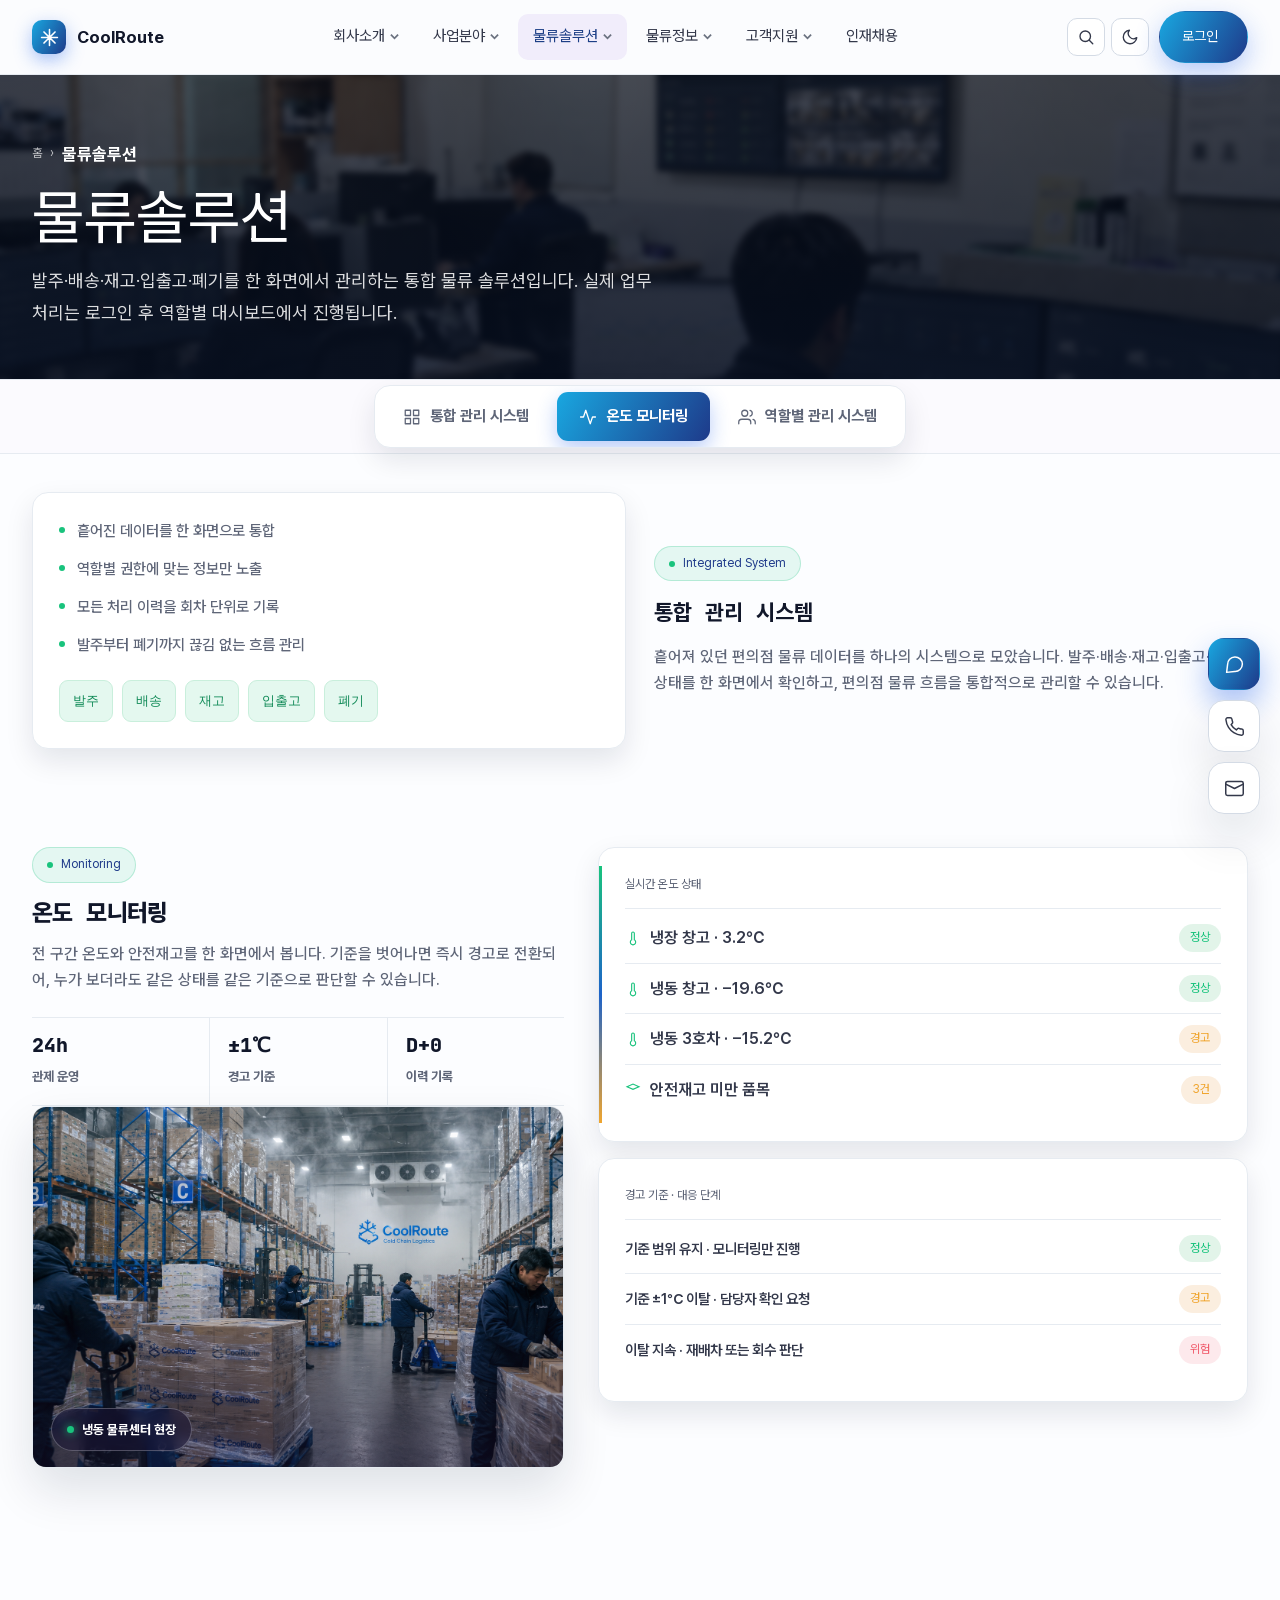
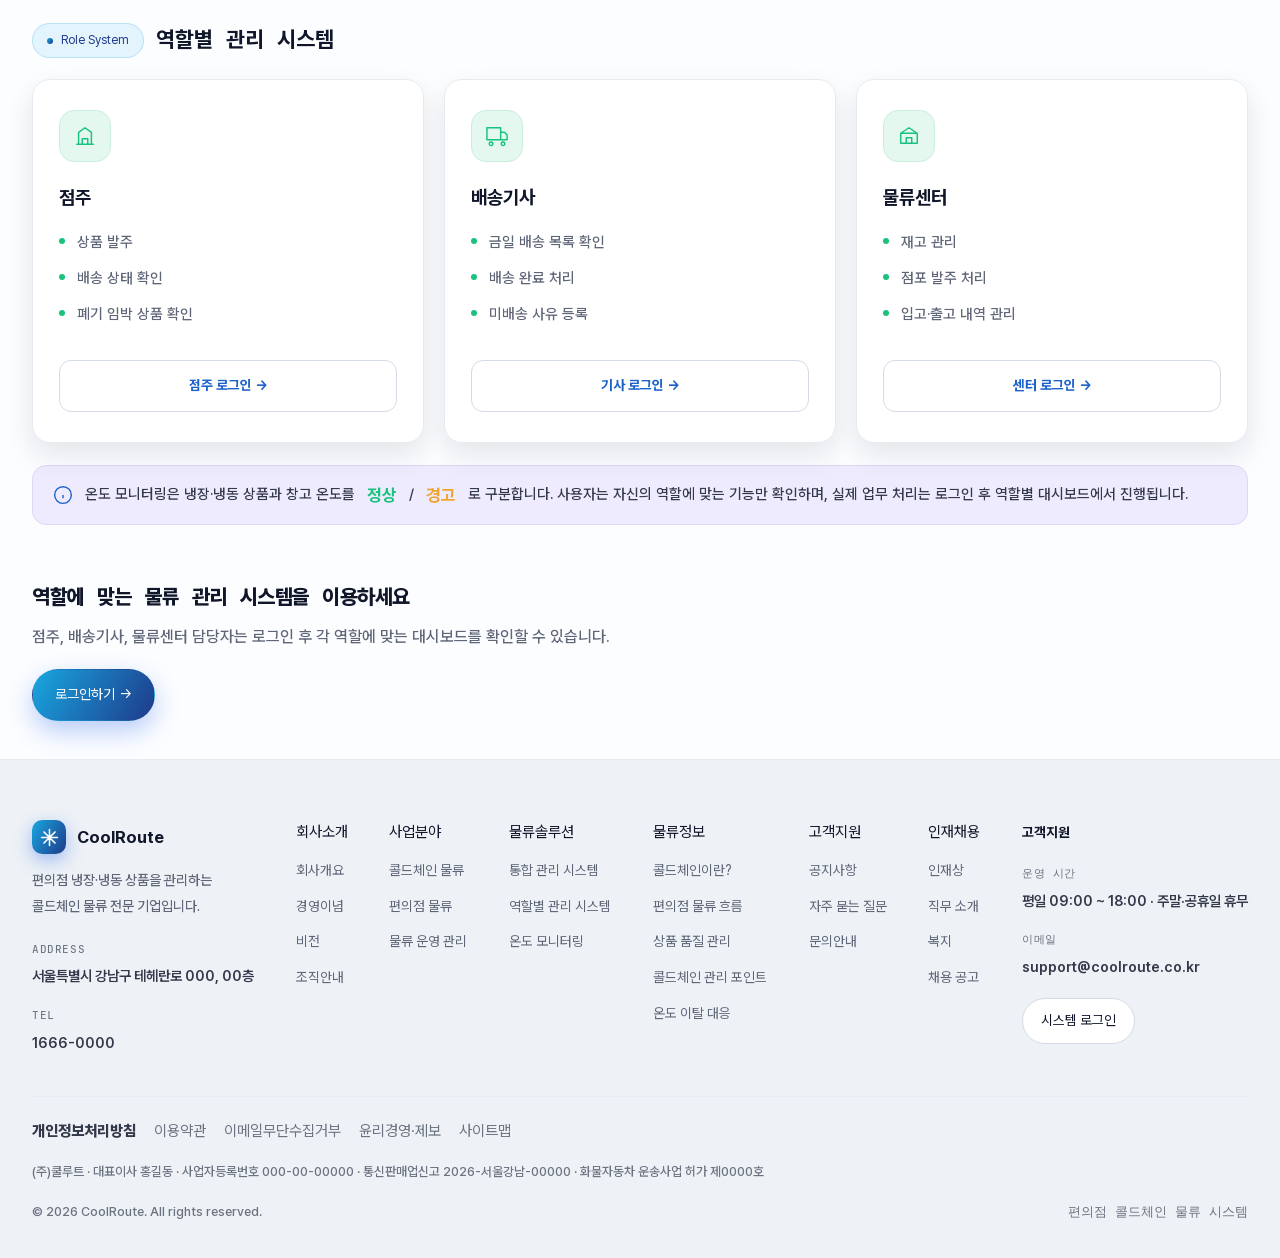
<file: pages/solution.html>
<!DOCTYPE html>
<html lang="ko">
<head>
<meta charset="UTF-8">
<meta name="viewport" content="width=device-width, initial-scale=1.0">
<title>물류솔루션 | CoolRoute</title>
<meta name="description" content="CoolRoute는 편의점 냉장·냉동 상품의 발주·배송·재고를 연결하는 콜드체인 물류 전문기업입니다. 전국 6개 저온 물류센터, 99.8% 온도 준수율, 24시간 온도 관제.">
<meta name="keywords" content="콜드체인,편의점 물류,냉장 배송,냉동 물류,저온 물류,온도 관제,CoolRoute">
<meta name="author" content="CoolRoute">
<meta name="theme-color" content="#2563eb">
<link rel="canonical" href="https://www.coolroute.co.kr/">
<!-- Open Graph -->
<meta property="og:type" content="website">
<meta property="og:site_name" content="CoolRoute">
<meta property="og:locale" content="ko_KR">
<meta property="og:locale:alternate" content="en_US">
<meta property="og:title" content="CoolRoute — 편의점 콜드체인 물류 전문기업">
<meta property="og:description" content="냉장·냉동 상품의 발주·배송·재고를 연결하는 콜드체인 물류. 전국 6개 저온 물류센터, 99.8% 온도 준수율.">
<meta property="og:url" content="https://www.coolroute.co.kr/">
<meta property="og:image" content="https://www.coolroute.co.kr/images/og-cover.png">
<!-- Twitter -->
<meta name="twitter:card" content="summary_large_image">
<meta name="twitter:title" content="CoolRoute — 편의점 콜드체인 물류 전문기업">
<meta name="twitter:description" content="냉장·냉동 상품의 발주·배송·재고를 연결하는 콜드체인 물류 전문기업.">
<meta name="twitter:image" content="https://www.coolroute.co.kr/images/og-cover.png">
<!-- favicon (inline SVG) -->
<link rel="icon" href="data:image/svg+xml,%3Csvg xmlns='http://www.w3.org/2000/svg' viewBox='0 0 24 24'%3E%3Crect width='24' height='24' rx='6' fill='%232563eb'/%3E%3Cpath d='M12 2v20M2 12h20M5 5l14 14M19 5L5 19' stroke='white' stroke-width='2' stroke-linecap='round' fill='none'/%3E%3C/svg%3E">
<link rel="apple-touch-icon" href="data:image/svg+xml,%3Csvg xmlns='http://www.w3.org/2000/svg' viewBox='0 0 24 24'%3E%3Crect width='24' height='24' rx='6' fill='%232563eb'/%3E%3Cpath d='M12 2v20M2 12h20M5 5l14 14M19 5L5 19' stroke='white' stroke-width='2' stroke-linecap='round' fill='none'/%3E%3C/svg%3E">
<!-- PWA manifest (inline) -->
<link rel="manifest" href="data:application/json,%7B%22name%22%3A%22CoolRoute%22%2C%22short_name%22%3A%22CoolRoute%22%2C%22start_url%22%3A%22.%22%2C%22display%22%3A%22standalone%22%2C%22background_color%22%3A%22%23fbfafe%22%2C%22theme_color%22%3A%22%232563eb%22%7D">
<link rel="stylesheet" href="../styles.css">
<!-- JSON-LD: Organization -->
<script type="application/ld+json">
{
  "@context": "https://schema.org",
  "@type": "Organization",
  "name": "CoolRoute",
  "alternateName": "쿨루트",
  "url": "https://www.coolroute.co.kr/",
  "logo": "https://www.coolroute.co.kr/images/logo.png",
  "description": "편의점 냉장·냉동 상품의 발주·배송·재고를 연결하는 콜드체인 물류 전문기업",
  "address": {"@type": "PostalAddress", "addressCountry": "KR", "addressRegion": "서울특별시", "streetAddress": "강남구 테헤란로 000"},
  "contactPoint": {"@type": "ContactPoint", "contactType": "customer support", "email": "support@coolroute.co.kr", "areaServed": "KR", "availableLanguage": ["Korean", "English"]}
}
</script>
</head>
<body>
<a class="skip" href="#app" data-i18n="skip">본문 바로가기</a>
<div class="aurora"></div><div class="grain"></div>

<header><div class="wrap"><nav>
  <a class="brand" href="#home"><span class="mk"><svg viewBox="0 0 24 24"><path d="M12 2v20M2 12h20M5 5l14 14M19 5L5 19"/></svg></span>CoolRoute</a>
  <ul class="menu">
    <li><a href="#about"><span data-i18n="nav.about">회사소개</span> <svg class="cv" viewBox="0 0 10 10"><path d="M1 3l4 4 4-4"/></svg></a>
      <ul class="sub"><li><a href="#about"><i></i>회사개요</a></li><li><a href="#values"><i></i>경영이념</a></li><li><a href="#vision"><i></i>비전</a></li><li><a href="#org"><i></i>조직안내</a></li></ul></li>
    <li><a href="#business"><span data-i18n="nav.business">사업분야</span> <svg class="cv" viewBox="0 0 10 10"><path d="M1 3l4 4 4-4"/></svg></a>
      <ul class="sub"><li><a href="#biz-cold"><i></i>콜드체인 물류</a></li><li><a href="#biz-cvs"><i></i>편의점 물류</a></li><li><a href="#biz-ops"><i></i>물류 운영 관리</a></li></ul></li>
    <li><a href="#solution"><span data-i18n="nav.solution">물류솔루션</span> <svg class="cv" viewBox="0 0 10 10"><path d="M1 3l4 4 4-4"/></svg></a>
      <ul class="sub"><li><a href="#solution"><i></i>통합 관리 시스템</a></li><li><a href="#roles"><i></i>역할별 관리 시스템</a></li><li><a href="#monitor"><i></i>온도 모니터링</a></li></ul></li>
    <li><a href="#info"><span data-i18n="nav.info">물류정보</span> <svg class="cv" viewBox="0 0 10 10"><path d="M1 3l4 4 4-4"/></svg></a>
      <ul class="sub"><li><a href="#info"><i></i>콜드체인이란?</a></li><li><a href="#flow"><i></i>편의점 물류 흐름</a></li><li><a href="#quality"><i></i>상품 품질 관리</a></li></ul></li>
    <li><a href="#support"><span data-i18n="nav.support">고객지원</span> <svg class="cv" viewBox="0 0 10 10"><path d="M1 3l4 4 4-4"/></svg></a>
      <ul class="sub"><li><a href="#support"><i></i>공지사항</a></li><li><a href="#faq"><i></i>자주 묻는 질문</a></li><li><a href="#faq"><i></i>이용안내</a></li><li><a href="#contact"><i></i>문의안내</a></li></ul></li>
    <li><a href="#recruit" data-i18n="nav.recruit">인재채용</a></li>
  </ul>
  <div class="nav-right">
    <div class="nav-tools">
      <button class="icon-btn" id="searchBtn" aria-label="검색" title="검색"><svg viewBox="0 0 24 24"><circle cx="11" cy="11" r="7"/><path d="m21 21-4.3-4.3"/></svg></button>
      <button class="icon-btn" id="themeBtn" aria-label="다크 모드 전환" title="테마"><svg viewBox="0 0 24 24"><path d="M21 12.8A9 9 0 1 1 11.2 3a7 7 0 0 0 9.8 9.8z"/></svg></button>
    </div>
    <div class="login">
      <a href="#" class="pill pill-pri"><span data-i18n="nav.login">로그인</span> <svg class="cv" viewBox="0 0 10 10" style="stroke:#fff"><path d="M1 3l4 4 4-4"/></svg></a>
      <ul class="sub">
        <li><a href="#"><span><span class="role-i"><svg viewBox="0 0 24 24"><path d="M3 21h18M5 21V8l7-5 7 5v13M9 21v-6h6v6"/></svg></span>점주</span><small>STORE</small></a></li>
        <li><a href="#"><span><span class="role-i"><svg viewBox="0 0 24 24"><path d="M1 3h15v13H1zM16 8h4l3 3v5h-7M5.5 18.5a2 2 0 1 0 .1 0M18.5 18.5a2 2 0 1 0 .1 0"/></svg></span>배송기사</span><small>DRIVER</small></a></li>
        <li><a href="#"><span><span class="role-i"><svg viewBox="0 0 24 24"><path d="M3 9l9-6 9 6v11H3zM3 9h18M9 20v-6h6v6"/></svg></span>물류센터</span><small>CENTER</small></a></li>
      </ul>
    </div>
    <button class="burger" id="burger" aria-label="메뉴"><span></span><span></span><span></span></button>
  </div>
</nav></div></header>
<div class="mobile" id="mobile">
  <a href="#home" data-i18n="nav.home">홈</a><a href="#about" data-i18n="nav.about">회사소개</a><a href="#business" data-i18n="nav.business">사업분야</a><a href="#solution" data-i18n="nav.solution">물류솔루션</a><a href="#info" data-i18n="nav.info">물류정보</a><a href="#support" data-i18n="nav.support">고객지원</a><a href="#recruit" data-i18n="nav.recruit">인재채용</a>
  <a href="#" class="pill pill-pri" style="justify-content:center;margin-top:6px" data-i18n="nav.login">로그인</a>
</div>

<main id="app" data-page="solution" aria-live="polite">
<div class="page active" id="page-solution">
  <section class="pagehero" style="--hero-img:url('../images/control-room.png')"><div class="wrap">
    <div class="crumb"><a href="#home">홈</a> › <b>물류솔루션</b></div>
    <h1>물류솔루션</h1>
    <p>발주·배송·재고·입출고·폐기를 한 화면에서 관리하는 통합 물류 솔루션입니다. 실제 업무 처리는 로그인 후 역할별 대시보드에서 진행됩니다.</p>
  </div></section>
  <nav class="subnav"><div class="wrap">
    <a href="#integrated"><svg viewBox="0 0 24 24"><path d="M3 3h7v7H3zM14 3h7v7h-7zM14 14h7v7h-7zM3 14h7v7H3z"/></svg>통합 관리 시스템</a><a href="#monitor"><svg viewBox="0 0 24 24"><path d="M22 12h-4l-3 9L9 3l-3 9H2"/></svg>온도 모니터링</a><a href="#roles"><svg viewBox="0 0 24 24"><path d="M17 21v-2a4 4 0 0 0-4-4H5a4 4 0 0 0-4 4v2M9 11a4 4 0 1 0 0-8 4 4 0 0 0 0 8zM23 21v-2a4 4 0 0 0-3-3.87M16 3.13a4 4 0 0 1 0 7.75"/></svg>역할별 관리 시스템</a>
  </div></nav>
  <!-- 통합 관리 시스템 -->
  <section class="pg-sec" id="integrated"><div class="wrap">
    <div class="sol-feature reveal">
      <div class="console-mini sol-card">
        <ul class="blist">
          <li>흩어진 데이터를 한 화면으로 통합</li>
          <li>역할별 권한에 맞는 정보만 노출</li>
          <li>모든 처리 이력을 회차 단위로 기록</li>
          <li>발주부터 폐기까지 끊김 없는 흐름 관리</li>
        </ul>
        <div class="pipe"><span>발주</span><span>배송</span><span>재고</span><span>입출고</span><span>폐기</span></div>
      </div>
      <div>
        <div class="eyebrow green">Integrated System</div>
        <h3>통합 관리 시스템</h3>
        <p>흩어져 있던 편의점 물류 데이터를 하나의 시스템으로 모았습니다. 발주·배송·재고·입출고·폐기 상태를 한 화면에서 확인하고, 편의점 물류 흐름을 통합적으로 관리할 수 있습니다.</p>
      </div>
    </div>
  </div></section>

  <!-- 온도 모니터링 -->
  <section class="pg-sec alt"><div class="wrap">
    <div class="monitor-split reveal" id="monitor">
      <div class="monitor-copy">
        <div class="eyebrow green">Monitoring</div>
        <h3>온도 모니터링</h3>
        <p>전 구간 온도와 안전재고를 한 화면에서 봅니다. 기준을 벗어나면 즉시 경고로 전환되어, 누가 보더라도 같은 상태를 같은 기준으로 판단할 수 있습니다.</p>
        <div class="monitor-kpis">
          <div><b>24h</b><span>관제 운영</span></div>
          <div><b>±1℃</b><span>경고 기준</span></div>
          <div><b>D+0</b><span>이력 기록</span></div>
        </div>
        <div class="section-photo ov monitor-photo"><img src="../images/frozen-warehouse-work.png" alt="CoolRoute 냉동 물류센터에서 작업자들이 핸드파렛트로 콜드체인 화물을 처리하는 모습"><span class="cap">냉동 물류센터 현장</span></div>
      </div>
      <div class="monitor-board">
        <div class="console-mini sol-card monitor-card monitor-card--live">
          <div class="mini-h">실시간 온도 상태</div>
          <div class="cm-row"><span class="k"><svg viewBox="0 0 24 24" fill="none"><path d="M14 14.76V5a2 2 0 1 0-4 0v9.76a4 4 0 1 0 4 0z"/></svg>냉장 창고 · 3.2℃</span><span class="st ok">정상</span></div>
          <div class="cm-row"><span class="k"><svg viewBox="0 0 24 24" fill="none"><path d="M14 14.76V5a2 2 0 1 0-4 0v9.76a4 4 0 1 0 4 0z"/></svg>냉동 창고 · −19.6℃</span><span class="st ok">정상</span></div>
          <div class="cm-row"><span class="k"><svg viewBox="0 0 24 24" fill="none"><path d="M14 14.76V5a2 2 0 1 0-4 0v9.76a4 4 0 1 0 4 0z"/></svg>냉동 3호차 · −15.2℃</span><span class="st warn">경고</span></div>
          <div class="cm-row"><span class="k"><svg viewBox="0 0 24 24" fill="none"><path d="M3 7l9-4 9 4-9 4z"/></svg>안전재고 미만 품목</span><span class="st warn">3건</span></div>
        </div>
        <div class="console-mini sol-card monitor-card">
          <div class="mini-h">경고 기준 · 대응 단계</div>
          <div class="cm-row"><span class="kk">기준 범위 유지 · 모니터링만 진행</span><span class="st ok">정상</span></div>
          <div class="cm-row"><span class="kk">기준 ±1℃ 이탈 · 담당자 확인 요청</span><span class="st warn">경고</span></div>
          <div class="cm-row"><span class="kk">이탈 지속 · 재배차 또는 회수 판단</span><span class="st risk">위험</span></div>
        </div>
      </div>
    </div>
  </div></section>

  <!-- 역할별 관리 시스템 -->
  <section class="pg-sec"><div class="wrap">
    <div class="subhead"><div class="eyebrow">Role System</div><h3>역할별 관리 시스템</h3></div>
    <div class="roles" id="roles">
      <div class="role reveal">
        <div class="ico"><svg viewBox="0 0 24 24"><path d="M3 21h18M5 21V8l7-5 7 5v13M9 21v-6h6v6"/></svg></div>
        <h4>점주</h4>
        <ul class="blist"><li>상품 발주</li><li>배송 상태 확인</li><li>폐기 임박 상품 확인</li></ul>
        <a href="#">점주 로그인 →</a>
      </div>
      <div class="role reveal" style="animation-delay:.08s">
        <div class="ico"><svg viewBox="0 0 24 24"><path d="M1 3h15v13H1zM16 8h4l3 3v5h-7M5.5 18.5a2 2 0 1 0 .1 0M18.5 18.5a2 2 0 1 0 .1 0"/></svg></div>
        <h4>배송기사</h4>
        <ul class="blist"><li>금일 배송 목록 확인</li><li>배송 완료 처리</li><li>미배송 사유 등록</li></ul>
        <a href="#">기사 로그인 →</a>
      </div>
      <div class="role reveal" style="animation-delay:.16s">
        <div class="ico"><svg viewBox="0 0 24 24"><path d="M3 9l9-6 9 6v11H3zM3 9h18M9 20v-6h6v6"/></svg></div>
        <h4>물류센터</h4>
        <ul class="blist"><li>재고 관리</li><li>점포 발주 처리</li><li>입고·출고 내역 관리</li></ul>
        <a href="#">센터 로그인 →</a>
      </div>
    </div>

    <div class="note reveal"><svg viewBox="0 0 24 24"><circle cx="12" cy="12" r="10"/><path d="M12 16v-4M12 8h.01"/></svg>온도 모니터링은 냉장·냉동 상품과 창고 온도를 <b style="color:var(--lime)">정상</b> / <b style="color:var(--amber)">경고</b>로 구분합니다. 사용자는 자신의 역할에 맞는 기능만 확인하며, 실제 업무 처리는 로그인 후 역할별 대시보드에서 진행됩니다.</div>

    <div class="sol-cta reveal">
      <h3>역할에 맞는 물류 관리 시스템을 이용하세요</h3>
      <p>점주, 배송기사, 물류센터 담당자는 로그인 후 각 역할에 맞는 대시보드를 확인할 수 있습니다.</p>
      <a href="#" class="pill pill-pri">로그인하기 →</a>
    </div>
  </div></section>
</div>

<!-- ===================== 물류정보 ===================== -->
</main>

<!-- 플로팅 퀵메뉴 -->
<div class="quickmenu" aria-label="빠른 메뉴">
  <button class="qbtn primary" data-action="consult" aria-label="도입 상담"><span class="qtip" data-i18n="qm.consult">도입 상담</span><svg viewBox="0 0 24 24"><path d="M21 11.5a8.4 8.4 0 0 1-9 8.4L3 21l1.1-9A8.4 8.4 0 1 1 21 11.5z"/></svg></button>
  <a class="qbtn" href="tel:1666-0000" aria-label="전화 문의"><span class="qtip" data-i18n="qm.call">1666-0000</span><svg viewBox="0 0 24 24"><path d="M22 16.9v3a2 2 0 0 1-2.2 2 19.8 19.8 0 0 1-8.6-3 19.5 19.5 0 0 1-6-6 19.8 19.8 0 0 1-3-8.6A2 2 0 0 1 4.1 2h3a2 2 0 0 1 2 1.7c.1 1 .4 1.9.7 2.8a2 2 0 0 1-.5 2.1L8.1 9.9a16 16 0 0 0 6 6l1.3-1.3a2 2 0 0 1 2.1-.4c.9.3 1.8.6 2.8.7a2 2 0 0 1 1.7 2z"/></svg></a>
  <a class="qbtn" href="mailto:support@coolroute.co.kr" aria-label="이메일 문의"><span class="qtip" data-i18n="qm.mail">이메일 문의</span><svg viewBox="0 0 24 24"><rect x="2" y="4" width="20" height="16" rx="2"/><path d="m22 7-10 5L2 7"/></svg></a>
  <button class="qbtn" id="toTop" aria-label="맨 위로"><span class="qtip" data-i18n="qm.top">맨 위로</span><svg viewBox="0 0 24 24"><path d="M12 19V5M5 12l7-7 7 7"/></svg></button>
</div>

<!-- 도입 상담 모달 -->
<div class="modal" id="consultModal" role="dialog" aria-modal="true" aria-labelledby="cm-title">
  <div class="modal-card">
    <div class="modal-top">
      <div><h3 id="cm-title" data-i18n="form.title">도입 상담 신청</h3><p class="sub-t" data-i18n="form.sub">점포망과 온도대에 맞는 도입 범위를 안내해 드립니다. 영업일 기준 1일 내 회신.</p></div>
      <button class="modal-x" id="modalClose" aria-label="닫기"><svg viewBox="0 0 24 24"><path d="M18 6 6 18M6 6l12 12"/></svg></button>
    </div>
    <form id="consultForm" novalidate>
      <div class="form-fields">
        <div class="field-row">
          <div class="field"><label data-i18n="form.company">회사·브랜드명 <span class="req">*</span></label><input name="company" required><div class="err" data-i18n="form.err">필수 항목입니다</div></div>
          <div class="field"><label data-i18n="form.name">담당자명 <span class="req">*</span></label><input name="name" required><div class="err" data-i18n="form.err">필수 항목입니다</div></div>
        </div>
        <div class="field-row">
          <div class="field"><label data-i18n="form.phone">연락처 <span class="req">*</span></label><input name="phone" inputmode="tel" required placeholder="010-0000-0000"><div class="err" data-i18n="form.errp">올바른 연락처를 입력하세요</div></div>
          <div class="field"><label data-i18n="form.stores">점포 수</label><input name="stores" inputmode="numeric" placeholder="예: 50"></div>
        </div>
        <div class="field"><label data-i18n="form.zone">관심 온도대</label><select name="zone"><option value="" data-i18n="form.zsel">선택하세요</option><option data-i18n="form.z1">상온</option><option data-i18n="form.z2">냉장 (0~10℃)</option><option data-i18n="form.z3">냉동 (-18℃↓)</option><option data-i18n="form.z4">혼합 (멀티존)</option></select></div>
        <div class="field"><label data-i18n="form.msg">문의 내용</label><textarea name="message" data-i18n-ph="form.msgph" placeholder="도입 범위, 권역, 희망 일정 등을 적어주세요."></textarea></div>
        <label class="form-consent"><input type="checkbox" name="consent" required><span data-i18n="form.consent">(필수) 상담을 위한 개인정보 수집·이용에 동의합니다.</span></label>
        <div class="form-actions"><button type="submit" class="pill pill-pri" data-i18n="form.submit">상담 신청하기 →</button></div>
      </div>
      <div class="form-ok" id="formOk">
        <div class="ok-i"><svg viewBox="0 0 24 24"><path d="M4 12l5 5L20 6"/></svg></div>
        <h3 data-i18n="form.okt">상담 신청이 접수되었습니다</h3>
        <p data-i18n="form.okp">담당자가 영업일 기준 1일 내 연락드리겠습니다. 감사합니다.</p>
      </div>
    </form>
  </div>
</div>

<!-- 통합 검색 오버레이 -->
<div class="search-overlay" id="searchOverlay" role="dialog" aria-modal="true" aria-label="사이트 검색">
  <div class="search-box">
    <div class="sh"><svg viewBox="0 0 24 24"><circle cx="11" cy="11" r="7"/><path d="m21 21-4.3-4.3"/></svg><input id="searchInput" type="text" data-i18n-ph="search.ph" placeholder="메뉴·섹션 검색 (예: 온도, 채용, 콜드체인)" aria-label="검색어"><kbd>ESC</kbd></div>
    <div class="search-results" id="searchResults"></div>
  </div>
</div>

<footer><div class="wrap">
  <div class="foot">
    <div class="b">
      <a class="brand" href="#home"><span class="mk"><svg viewBox="0 0 24 24"><path d="M12 2v20M2 12h20M5 5l14 14M19 5L5 19"/></svg></span>CoolRoute</a>
      <p data-i18n="foot.about">편의점 냉장·냉동 상품을 관리하는<br>콜드체인 물류 전문 기업입니다.</p>
      <div class="fcontact" style="margin-top:16px">
        <div class="r"><span class="k">ADDRESS</span><span class="v">서울특별시 강남구 테헤란로 000, 00층</span></div>
        <div class="r"><span class="k">TEL</span><span class="v">1666-0000</span></div>
      </div>
    </div>
    <div class="fmenu">
      <div class="fcol">
        <h5><a href="#about" data-i18n="nav.about">회사소개</a></h5>
        <ul>
          <li><a href="#about">회사개요</a></li>
          <li><a href="#values">경영이념</a></li>
          <li><a href="#vision">비전</a></li>
          <li><a href="#org">조직안내</a></li>
        </ul>
      </div>
      <div class="fcol">
        <h5><a href="#business" data-i18n="nav.business">사업분야</a></h5>
        <ul>
          <li><a href="#biz-cold">콜드체인 물류</a></li>
          <li><a href="#biz-cvs">편의점 물류</a></li>
          <li><a href="#biz-ops">물류 운영 관리</a></li>
        </ul>
      </div>
      <div class="fcol">
        <h5><a href="#solution" data-i18n="nav.solution">물류솔루션</a></h5>
        <ul>
          <li><a href="#solution">통합 관리 시스템</a></li>
          <li><a href="#roles">역할별 관리 시스템</a></li>
          <li><a href="#monitor">온도 모니터링</a></li>
        </ul>
      </div>
      <div class="fcol">
        <h5><a href="#info" data-i18n="nav.info">물류정보</a></h5>
        <ul>
          <li><a href="#info">콜드체인이란?</a></li>
          <li><a href="#flow">편의점 물류 흐름</a></li>
          <li><a href="#quality">상품 품질 관리</a></li>
          <li><a href="#coldpoint">콜드체인 관리 포인트</a></li>
          <li><a href="#quality-proof">온도 이탈 대응</a></li>
        </ul>
      </div>
      <div class="fcol">
        <h5><a href="#support" data-i18n="nav.support">고객지원</a></h5>
        <ul>
          <li><a href="#support">공지사항</a></li>
          <li><a href="#faq">자주 묻는 질문</a></li>
          <li><a href="#contact">문의안내</a></li>
        </ul>
      </div>
      <div class="fcol">
        <h5><a href="#recruit" data-i18n="nav.recruit">인재채용</a></h5>
        <ul>
          <li><a href="#recruit">인재상</a></li>
          <li><a href="#rc-jobs">직무 소개</a></li>
          <li><a href="#rc-benefit">복지</a></li>
          <li><a href="#rc-open">채용 공고</a></li>
        </ul>
      </div>
    </div>
    <div><h5 data-i18n="foot.support">고객지원</h5>
      <div class="fcontact">
        <div class="r"><span class="k" data-i18n="foot.hours">운영 시간</span><span class="v">평일 09:00 ~ 18:00 · 주말·공휴일 휴무</span></div>
        <div class="r"><span class="k">이메일</span><span class="v">support@coolroute.co.kr</span></div>
      </div>
      <a href="#" class="pill pill-ghost" style="margin-top:18px;padding:9px 18px;font-size:.86rem" data-i18n="foot.login">시스템 로그인</a>
    </div>
  </div>
  <div class="fbar" style="flex-direction:column;align-items:stretch;gap:14px">
    <div style="display:flex;flex-wrap:wrap;gap:18px;align-items:center">
      <a href="#" style="font-weight:800;color:var(--soft)" data-i18n="foot.privacy">개인정보처리방침</a>
      <a href="#" data-i18n="foot.terms">이용약관</a>
      <a href="#" data-i18n="foot.noemail">이메일무단수집거부</a>
      <a href="#" data-i18n="foot.ethics">윤리경영·제보</a>
      <a href="#about" data-i18n="foot.sitemap">사이트맵</a>
    </div>
    <div style="color:var(--dim)"><span data-i18n="foot.biz">(주)쿨루트 · 대표이사 홍길동 · 사업자등록번호 000-00-00000 · 통신판매업신고 2026-서울강남-00000 · 화물자동차 운송사업 허가 제0000호</span></div>
    <div style="display:flex;justify-content:space-between;flex-wrap:wrap;gap:10px">
      <span>© 2026 CoolRoute. All rights reserved.</span>
      <span class="mono" data-i18n="foot.tag">편의점 콜드체인 물류 시스템</span>
    </div>
  </div>
</div></footer>

<script src="../images/kr-map-data.js"></script>
<script>
  const PAGE_FRAGMENTS=[
    'home','about','business','solution','info','support','recruit'
  ].map(id=>({id,src:`pages/${id}.html`}));

  async function loadPageFragments(){
    const app=document.getElementById('app');
    if(!app||app.querySelector('.page'))return true;
    try{
      const html=await Promise.all(PAGE_FRAGMENTS.map(async page=>{
        const res=await fetch(page.src,{cache:'no-cache'});
        if(!res.ok)throw new Error(`${page.src} (${res.status})`);
        const text=await res.text();
        const doc=new DOMParser().parseFromString(text,'text/html');
        const pageNode=doc.querySelector('.page');
        return pageNode?pageNode.outerHTML:text;
      }));
      app.innerHTML=html.join('\n');
      return true;
    }catch(err){
      console.error('Page fragments failed to load:',err);
      app.innerHTML='<section class="pg-sec"><div class="wrap"><div class="head"><h2>콘텐츠를 불러오지 못했습니다</h2><p>정적 서버에서 다시 열어주세요.</p></div></div></section>';
      return false;
    }
  }

  (async function boot(){
  const pagesReady=await loadPageFragments();
  if(!pagesReady)return;

  // 모바일 메뉴
  const b=document.getElementById('burger'),m=document.getElementById('mobile');
  b.addEventListener('click',()=>m.classList.toggle('open'));
  m.querySelectorAll('a').forEach(a=>a.addEventListener('click',()=>m.classList.remove('open')));

  // 사업분야 탭 (+ ARIA)
  const tabs=[...document.querySelectorAll('.tab')],panels=[...document.querySelectorAll('.tabpanel')];
  tabs.forEach(t=>{t.setAttribute('role','tab');t.id='tab-'+t.dataset.tab;t.setAttribute('aria-controls','biz-'+t.dataset.tab);});
  panels.forEach(p=>{p.setAttribute('role','tabpanel');p.setAttribute('aria-labelledby','tab-'+p.dataset.panel);});
  function act(k){
    tabs.forEach(t=>{const on=t.dataset.tab===k;t.classList.toggle('on',on);t.setAttribute('aria-selected',on);t.tabIndex=on?0:-1;});
    panels.forEach(p=>p.classList.toggle('on',p.dataset.panel===k));
  }
  tabs.forEach(t=>t.addEventListener('click',()=>act(t.dataset.tab)));

  // 다중 페이지 라우터 (+ 스크롤 복원)
  const app=document.getElementById('app');
  const standalonePage=app?app.dataset.page||'':'';
  const pages=[...document.querySelectorAll('.page')];
  const navlinks=[...document.querySelectorAll('.menu>li>a')];
  const pageOf={home:'home',top:'home','':'home',
    about:'about',values:'about',vision:'about',org:'about',
    business:'business','biz-cold':'business','biz-cvs':'business','biz-ops':'business',
    solution:'solution',roles:'solution',monitor:'solution',
    info:'info',flow:'info',quality:'info','coldpoint':'info','quality-proof':'info',
    support:'support',faq:'support',contact:'support',
    recruit:'recruit','rc-jobs':'recruit','rc-benefit':'recruit','rc-open':'recruit'};
  const rootHashes=['home','top','','about','business','solution','info','support','recruit'];
  let currentPage=standalonePage||'home';const scrollMem={};

  function showPage(id){
    pages.forEach(p=>p.classList.toggle('active',p.id==='page-'+id));
    navlinks.forEach(a=>{const h=a.getAttribute('href').slice(1);a.classList.toggle('current',pageOf[h]===id&&id!=='home');});
    const active=document.querySelector('#page-'+id+' .subnav');
    if(active){const links=[...active.querySelectorAll('a')];links.forEach((a,i)=>a.classList.toggle('on',i===0));}
    currentPage=id;
  }
  function route(){
    if(currentPage) scrollMem[currentPage]=window.scrollY;
    const h=location.hash.slice(1);
    const id=h?(pageOf[h]!==undefined?pageOf[h]:(standalonePage||'home')):(standalonePage||'home');
    if(standalonePage&&id!==standalonePage){
      location.href=id+'.html'+(location.hash||('#'+id));
      return;
    }
    showPage(id);
    if(h==='biz-cold'||h==='biz-cvs'||h==='biz-ops') act({'biz-cold':'cold','biz-cvs':'cvs','biz-ops':'ops'}[h]);
    if(h && !rootHashes.includes(h)){
      const el=document.getElementById(h);
      if(el){requestAnimationFrame(()=>el.scrollIntoView({behavior:'smooth',block:'start'}));return;}
    }
    const y=scrollMem[id]||0;
    requestAnimationFrame(()=>window.scrollTo({top:y,behavior:y?'auto':'smooth'}));
  }
  window.addEventListener('hashchange',route);
  window.addEventListener('scroll',()=>{scrollMem[currentPage]=window.scrollY;},{passive:true});

  // 스크롤스파이 (서브내비 현재 섹션 동기화)
  const spyMap={};
  document.querySelectorAll('.subnav a').forEach(a=>{const id=a.getAttribute('href').slice(1);(spyMap[id]=spyMap[id]||[]).push(a);});
  const spy=new IntersectionObserver(es=>{
    es.forEach(en=>{
      if(!en.isIntersecting)return;
      const links=spyMap[en.target.id];if(!links)return;
      links.forEach(a=>{const wrap=a.closest('.subnav');if(wrap)wrap.querySelectorAll('a').forEach(x=>x.classList.remove('on'));a.classList.add('on');});
    });
  },{rootMargin:'-45% 0px -50% 0px',threshold:0});
  Object.keys(spyMap).forEach(id=>{const el=document.getElementById(id);if(el)spy.observe(el);});

  // 숫자 카운터
  const fmt=n=>{const s=Number.isInteger(n)?n.toString():n.toFixed(1);return s.replace(/\B(?=(\d{3})+(?!\d))/g,',');};
  document.querySelectorAll('[data-count]').forEach(el=>{el.textContent=fmt(parseFloat(el.dataset.count))+(el.dataset.suffix||'');});

  // 테마 (다크/라이트)
  const themeBtn=document.getElementById('themeBtn');
  const setTheme=t=>{document.documentElement.setAttribute('data-theme',t);try{localStorage.setItem('cr-theme',t);}catch(e){}themeBtn.setAttribute('aria-pressed',t==='dark');};
  const qp=new URLSearchParams(location.search);
  let savedTheme='light';try{savedTheme=qp.get('theme')||localStorage.getItem('cr-theme')||'light';}catch(e){}
  setTheme(savedTheme);
  themeBtn.addEventListener('click',()=>setTheme(document.documentElement.getAttribute('data-theme')==='dark'?'light':'dark'));

  // 다국어 (KO / EN)
  const I18N={en:{
    'skip':'Skip to content',
    'nav.home':'Home','nav.about':'About','nav.business':'Business','nav.solution':'Solutions','nav.info':'Resources','nav.support':'Support','nav.recruit':'Careers','nav.login':'Login',
    'hero.chip':'Convenience-store cold chain logistics specialist','hero.h1a':'Convenience-store cold chain logistics','hero.h1b':'safer and faster',
    'hero.lead':'CoolRoute connects ordering, delivery and inventory of chilled and frozen goods as a cold chain logistics specialist.',
    'hero.cta1':'View business →','hero.cta2':'Request consultation','ops.1t':'Onboarding','ops.1d':'New store / brand logistics inquiry',
    'trust.1':'Connected stores','trust.2':'Temp compliance','trust.3':'Logistics centers','trust.4':'Temp control','trust.note':'* As of 2026.06 · internal operations data','console.foot':'* Illustrative operations view',
    'sc.h2':'Holding the temperature on the move —<br>the convenience-store cold chain network','sc.p':'From dispatch to store arrival, we run fresh logistics that never loses temperature across every segment.',
    'cert.cap':'Certified · Standards','cert.1':'Food safety certification','cert.2':'Quality management','cert.3':'Food safety management','cert.4b':'Cold Chain Standard','cert.4':'Constant-temp protocol','marq.cap':'Trusted by convenience-store brands nationwide',
    'map.h':'Nationwide cold chain network','map.p':'Six regional constant-temp centers handle fresh delivery across the national store network.',
    'map.1':'Seoul·Gyeonggi chilled picking · night routes','map.2':'Gangwon trunk relay · constant temp','map.3':'Central branching · rapid re-route','map.4':'Frozen meals·ice cream low-temp storage','map.5':'Honam dispatch · mixed-region handling','map.6':'Island shipment logs in one report',
    'esg.h':'Sustainability (ESG)','esg.p':'We manage cold chain energy, food waste and safety data to deliver on environmental and social responsibility.',
    'esg.e':'Low-carbon transport','esg.ed':'Route optimization and constant-temp efficiency cut transport-stage carbon emissions.','esg.es1':'Routing CO₂↓',
    'esg.s':'Food waste reduction','esg.sd':'We sort and reallocate near-expiry goods to lower disposal loss and food waste.','esg.ss1':'Disposal cut',
    'esg.g':'Transparent temp records','esg.gd':'Full-route temperature history is stored as per-trip reports and disclosed transparently.','esg.gs1':'Temp compliance',
    'cta.h':'Start your convenience-store cold chain<br>logistics with CoolRoute','cta.p':'Check center regions, temperature zones and delivery cycles, then discuss the right scope for your store network.','cta.b1':'Request consultation →','cta.b2':'Existing customer login',
    'qm.consult':'Consultation','qm.call':'1666-0000','qm.mail':'Email us','qm.top':'Back to top',
    'form.title':'Request a consultation','form.sub':"We'll advise the right scope for your network. Reply within 1 business day.",'form.company':'Company / brand','form.name':'Contact name','form.phone':'Phone','form.stores':'Stores','form.zone':'Temperature zone','form.zsel':'Select','form.z1':'Ambient','form.z2':'Chilled (0~10℃)','form.z3':'Frozen (-18℃↓)','form.z4':'Mixed (multi-zone)','form.msg':'Message','form.msgph':'Tell us about scope, region, preferred schedule.','form.consent':'(Required) I agree to the collection and use of personal data for consultation.','form.submit':'Submit request →','form.err':'This field is required','form.errp':'Enter a valid phone number','form.okt':'Your request has been received','form.okp':'Our team will contact you within 1 business day. Thank you.',
    'search.ph':'Search menus · sections (e.g. temperature, careers)',
    'foot.about':'A cold chain logistics specialist managing<br>convenience-store chilled and frozen goods.','foot.menu':'Main menu','foot.support':'Support','foot.hours':'Hours','foot.login':'System login','foot.privacy':'Privacy Policy','foot.terms':'Terms of Use','foot.noemail':'No Email Collection','foot.ethics':'Ethics · Report','foot.sitemap':'Sitemap','foot.biz':'CoolRoute Inc. · CEO Hong Gil-dong · Biz Reg. 000-00-00000 · Mail-order 2026-Seoul Gangnam-00000 · Freight license No.0000','foot.tag':'Convenience-store cold chain logistics system',
    'rc.h1':'Careers','rc.p':'People who protect freshness to the very end. Grow with CoolRoute.','rc.n1':'Talent','rc.n2':'Jobs','rc.n3':'Benefits','rc.n4':'Openings','rc.talent':'Our talent','rc.t1':'Responsibility','rc.t1d':'Keeps the promised temperature and timing to the end.','rc.t2':'Execution','rc.t2d':'Spots field issues fast and acts immediately.','rc.t3':'Data thinking','rc.t3d':'Judges and improves with numbers and history.','rc.jobs':'Jobs','rc.j1':'Logistics operations','rc.j1d':'Manage constant-temp shipping, dispatch and routes.','rc.j2':'Constant-temp delivery','rc.j2d':'Deliver to stores with chilled/frozen vehicles.','rc.j3':'System development','rc.j3d':'Build control, ordering and delivery platforms.','rc.j4':'Logistics planning','rc.j4d':'Network design and data analysis.','rc.benefit':'Benefits','rc.b1':'Flexible work','rc.b1d':'Flexible and shift-compensation schemes by role.','rc.b2':'Health · safety','rc.b2d':'Regular checkups and on-site safety equipment.','rc.b3':'Growth support','rc.b3d':'Certification·education costs and internal mobility.','rc.open':'Check our open positions now','rc.opend':"We're hiring across operations, delivery, development and planning.",'rc.apply':'Apply / inquire →'
  }};
  const i18nEls=[...document.querySelectorAll('[data-i18n]')];
  i18nEls.forEach(el=>el.dataset.ko=el.innerHTML);
  const i18nPh=[...document.querySelectorAll('[data-i18n-ph]')];
  i18nPh.forEach(el=>el.dataset.koPh=el.getAttribute('placeholder')||'');
  const langBtn=document.getElementById('langBtn');
  function applyLang(lang){
    const en=lang==='en';
    i18nEls.forEach(el=>{const k=el.dataset.i18n;const v=en?(I18N.en[k]):el.dataset.ko;if(v!=null)el.innerHTML=v;});
    i18nPh.forEach(el=>{const k=el.dataset.i18nPh;const v=en?(I18N.en[k]):el.dataset.koPh;if(v!=null)el.setAttribute('placeholder',v);});
    document.documentElement.lang=en?'en':'ko';
    if(langBtn)langBtn.querySelector('b').textContent=en?'KO':'EN';
    buildSearchIndex();
    try{localStorage.setItem('cr-lang',lang);}catch(e){}
  }
  let savedLang='ko';try{savedLang=qp.get('lang')||localStorage.getItem('cr-lang')||'ko';}catch(e){}
  if(langBtn)langBtn.addEventListener('click',()=>applyLang(document.documentElement.lang==='en'?'ko':'en'));

  // 플로팅 퀵메뉴 / 맨위로
  const toTop=document.getElementById('toTop');
  window.addEventListener('scroll',()=>{toTop.classList.toggle('show',window.scrollY>400);},{passive:true});
  toTop.addEventListener('click',()=>window.scrollTo({top:0,behavior:'smooth'}));

  // 도입 상담 모달
  const modal=document.getElementById('consultModal'),form=document.getElementById('consultForm'),formOk=document.getElementById('formOk');
  let lastFocus=null;
  function openModal(){lastFocus=document.activeElement;modal.classList.add('open');document.body.style.overflow='hidden';const f=modal.querySelector('input,select,textarea');if(f)setTimeout(()=>f.focus(),50);}
  function closeModal(){modal.classList.remove('open');document.body.style.overflow='';form.reset();form.querySelector('.form-fields').style.display='';formOk.classList.remove('show');form.querySelectorAll('.field').forEach(f=>f.classList.remove('invalid'));if(lastFocus)lastFocus.focus();}
  document.querySelectorAll('[data-action="consult"]').forEach(el=>el.addEventListener('click',e=>{e.preventDefault();openModal();}));
  document.getElementById('modalClose').addEventListener('click',closeModal);
  modal.addEventListener('click',e=>{if(e.target===modal)closeModal();});
  form.addEventListener('submit',e=>{
    e.preventDefault();let ok=true;
    form.querySelectorAll('[required]').forEach(inp=>{
      const field=inp.closest('.field');let bad=!inp.value.trim();
      if(inp.name==='phone'&&inp.value.trim()&&!/[0-9][0-9\-\s]{7,}/.test(inp.value))bad=true;
      if(inp.type==='checkbox')bad=!inp.checked;
      if(field)field.classList.toggle('invalid',bad);
      if(bad)ok=false;
    });
    if(!ok)return;
    form.querySelector('.form-fields').style.display='none';formOk.classList.add('show');
  });

  // 통합 검색
  const searchBtn=document.getElementById('searchBtn'),searchOverlay=document.getElementById('searchOverlay'),searchInput=document.getElementById('searchInput'),searchResults=document.getElementById('searchResults');
  let SEARCH_IDX=[];
  function buildSearchIndex(){
    const en=document.documentElement.lang==='en';
    const items=[
      ['nav.about','#about'],['nav.business','#business'],['nav.solution','#solution'],['nav.info','#info'],['nav.support','#support'],['nav.recruit','#recruit'],
      ['map.h','#network'],['esg.h','#'],['cert.cap','#'],
      ['콜드체인 물류|Cold chain logistics','#biz-cold'],['편의점 물류|Convenience-store logistics','#biz-cvs'],['물류 운영 관리|Operations management','#biz-ops'],
      ['온도 모니터링|Temperature monitoring','#monitor'],['역할별 관리|Role system','#roles'],['콜드체인이란|What is cold chain','#info'],['물류 흐름|Logistics flow','#flow'],['상품 품질 관리|Quality management','#quality'],
      ['공지사항|Notices','#support'],['자주 묻는 질문|FAQ','#faq'],['문의안내|Contact','#contact'],['도입 상담|Consultation','#'],['개인정보처리방침|Privacy policy','#']
    ];
    SEARCH_IDX=items.map(([label,hash])=>{
      let txt=label.includes('|')?(en?label.split('|')[1]:label.split('|')[0]):(I18N.en[label]&&en?I18N.en[label]:(document.querySelector('[data-i18n="'+label+'"]')?document.querySelector('[data-i18n="'+label+'"]').textContent:label));
      return {label:txt,hash};
    });
  }
  function renderSearch(q){
    const list=SEARCH_IDX.filter(it=>it.label.toLowerCase().includes(q.toLowerCase()));
    if(!list.length){searchResults.innerHTML='<div class="none">검색 결과가 없습니다 / No results</div>';return;}
    searchResults.innerHTML=list.map((it,i)=>'<a href="'+it.hash+'" class="'+(i===0?'sel':'')+'">'+it.label+'<small>'+it.hash+'</small></a>').join('');
  }
  function openSearch(){buildSearchIndex();searchOverlay.classList.add('open');document.body.style.overflow='hidden';searchInput.value='';renderSearch('');setTimeout(()=>searchInput.focus(),50);}
  function closeSearch(){searchOverlay.classList.remove('open');document.body.style.overflow='';}
  searchBtn.addEventListener('click',openSearch);
  searchOverlay.addEventListener('click',e=>{if(e.target===searchOverlay)closeSearch();});
  searchInput.addEventListener('input',()=>renderSearch(searchInput.value));
  searchInput.addEventListener('keydown',e=>{
    if(e.key==='Enter'){const sel=searchResults.querySelector('a.sel')||searchResults.querySelector('a');if(sel){const h=sel.getAttribute('href');closeSearch();if(h!=='#')location.hash=h;}}
  });
  searchResults.addEventListener('click',e=>{const a=e.target.closest('a');if(a){const h=a.getAttribute('href');closeSearch();if(h==='#')e.preventDefault();}});
  document.addEventListener('keydown',e=>{
    if(e.key==='Escape'){if(searchOverlay.classList.contains('open'))closeSearch();if(modal.classList.contains('open'))closeModal();}
    if((e.ctrlKey||e.metaKey)&&e.key==='k'){e.preventDefault();openSearch();}
  });

  // 플레이스홀더 링크(#)는 페이지 이동 방지
  document.querySelectorAll('a[href="#"]').forEach(a=>a.addEventListener('click',e=>{if(!a.dataset.action)e.preventDefault();}));

  // 전국 네트워크 지도 렌더 (행정구역 GeoJSON 투영 데이터)
  (function(){
    const box=document.getElementById('krMap');
    if(!box||!window.KR_MAP)return;
    const M=window.KR_MAP,NS='http://www.w3.org/2000/svg';
    const svg=document.createElementNS(NS,'svg');
    svg.setAttribute('viewBox',M.viewBox);svg.setAttribute('role','img');
    // 수도권 마커를 수원~곤지암 사이(남동 경기)로 이동
    M.cities[0]={...M.cities[0],x:166,y:252};
    const labels=['수도권 메인 허브','강원 거점','충청 크로스도크','영남 냉동 거점','호남 물류','제주 연계망'];
    const cityPts=M.cities.map(c=>[c.x,c.y]);
    const lands=[],dots=[],labelsEl=[],mrows=[...document.querySelectorAll('.map-list .mrow')];
    function nearest(cx,cy){let b=0,bd=Infinity;cityPts.forEach((p,r)=>{const dx=p[0]-cx,dy=p[1]-cy,d=dx*dx+dy*dy;if(d<bd){bd=d;b=r;}});return b;}
    function select(i){
      lands.forEach(L=>L.el.classList.toggle('active',L.r===i));
      labelsEl.forEach((t,j)=>t.classList.toggle('active',j===i));
      mrows.forEach((m,j)=>m.classList.toggle('active',j===i));
      dots.forEach((d,j)=>d.classList.toggle('active',j===i));
    }
    M.paths.forEach(d=>{
      const p=document.createElementNS(NS,'path');p.setAttribute('d',d);p.setAttribute('class','kr-land');
      const nums=(d.match(/-?\d+\.?\d*/g)||[]).map(Number);let sx=0,sy=0,n=0;
      for(let k=0;k+1<nums.length;k+=2){sx+=nums[k];sy+=nums[k+1];n++;}
      const r=n?nearest(sx/n,sy/n):0;p.dataset.r=r;p.style.cursor='pointer';
      p.addEventListener('click',()=>select(r));
      svg.appendChild(p);lands.push({el:p,r});
    });
    M.cities.forEach((c,i)=>{
      const ping=document.createElementNS(NS,'circle');ping.setAttribute('cx',c.x);ping.setAttribute('cy',c.y);ping.setAttribute('r',7);ping.setAttribute('class','ping');ping.style.animationDelay=(i*0.35)+'s';svg.appendChild(ping);
      const dot=document.createElementNS(NS,'circle');dot.setAttribute('cx',c.x);dot.setAttribute('cy',c.y);dot.setAttribute('r',6.5);dot.setAttribute('class','dot');dot.style.cursor='pointer';
      const ti=document.createElementNS(NS,'title');ti.textContent=labels[i];dot.appendChild(ti);svg.appendChild(dot);dots.push(dot);
      const tx=document.createElementNS(NS,'text');const right=c.x>300;tx.setAttribute('x',right?c.x-12:c.x+12);tx.setAttribute('y',+c.y+5);tx.setAttribute('class','lbl-txt');if(right)tx.setAttribute('text-anchor','end');tx.textContent=c.n;tx.style.cursor='pointer';svg.appendChild(tx);labelsEl.push(tx);
      [dot,ping,tx].forEach(el=>el.addEventListener('click',()=>select(i)));
    });
    box.appendChild(svg);
    mrows.forEach((m,i)=>{m.style.cursor='pointer';m.addEventListener('click',()=>select(i));});
  })();

  // 초기화
  applyLang(savedLang);
  route();
  document.dispatchEvent(new Event('coolroute:pages-ready'));
  })();
</script>
<script>
/* 히어로 이미지 슬라이더 (10초 자동 전환) */
document.addEventListener('coolroute:pages-ready',function(){
  var hero=document.querySelector('.showcase');
  if(!hero)return;
  var slider=hero.querySelector('.hero-slider');
  if(!slider)return;
  var slides=[].slice.call(slider.querySelectorAll('.hero-slide'));
  if(slides.length<2)return;
  var reduce=window.matchMedia&&window.matchMedia('(prefers-reduced-motion: reduce)').matches;
  if(reduce)return;
  var i=0,delay=parseInt(slider.getAttribute('data-autoplay'),10)||10000;
  setInterval(function(){
    slides[i].classList.remove('is-active');
    i=(i+1)%slides.length;
    slides[i].classList.add('is-active');
  },delay);
});
</script>
</body></html>
</file>
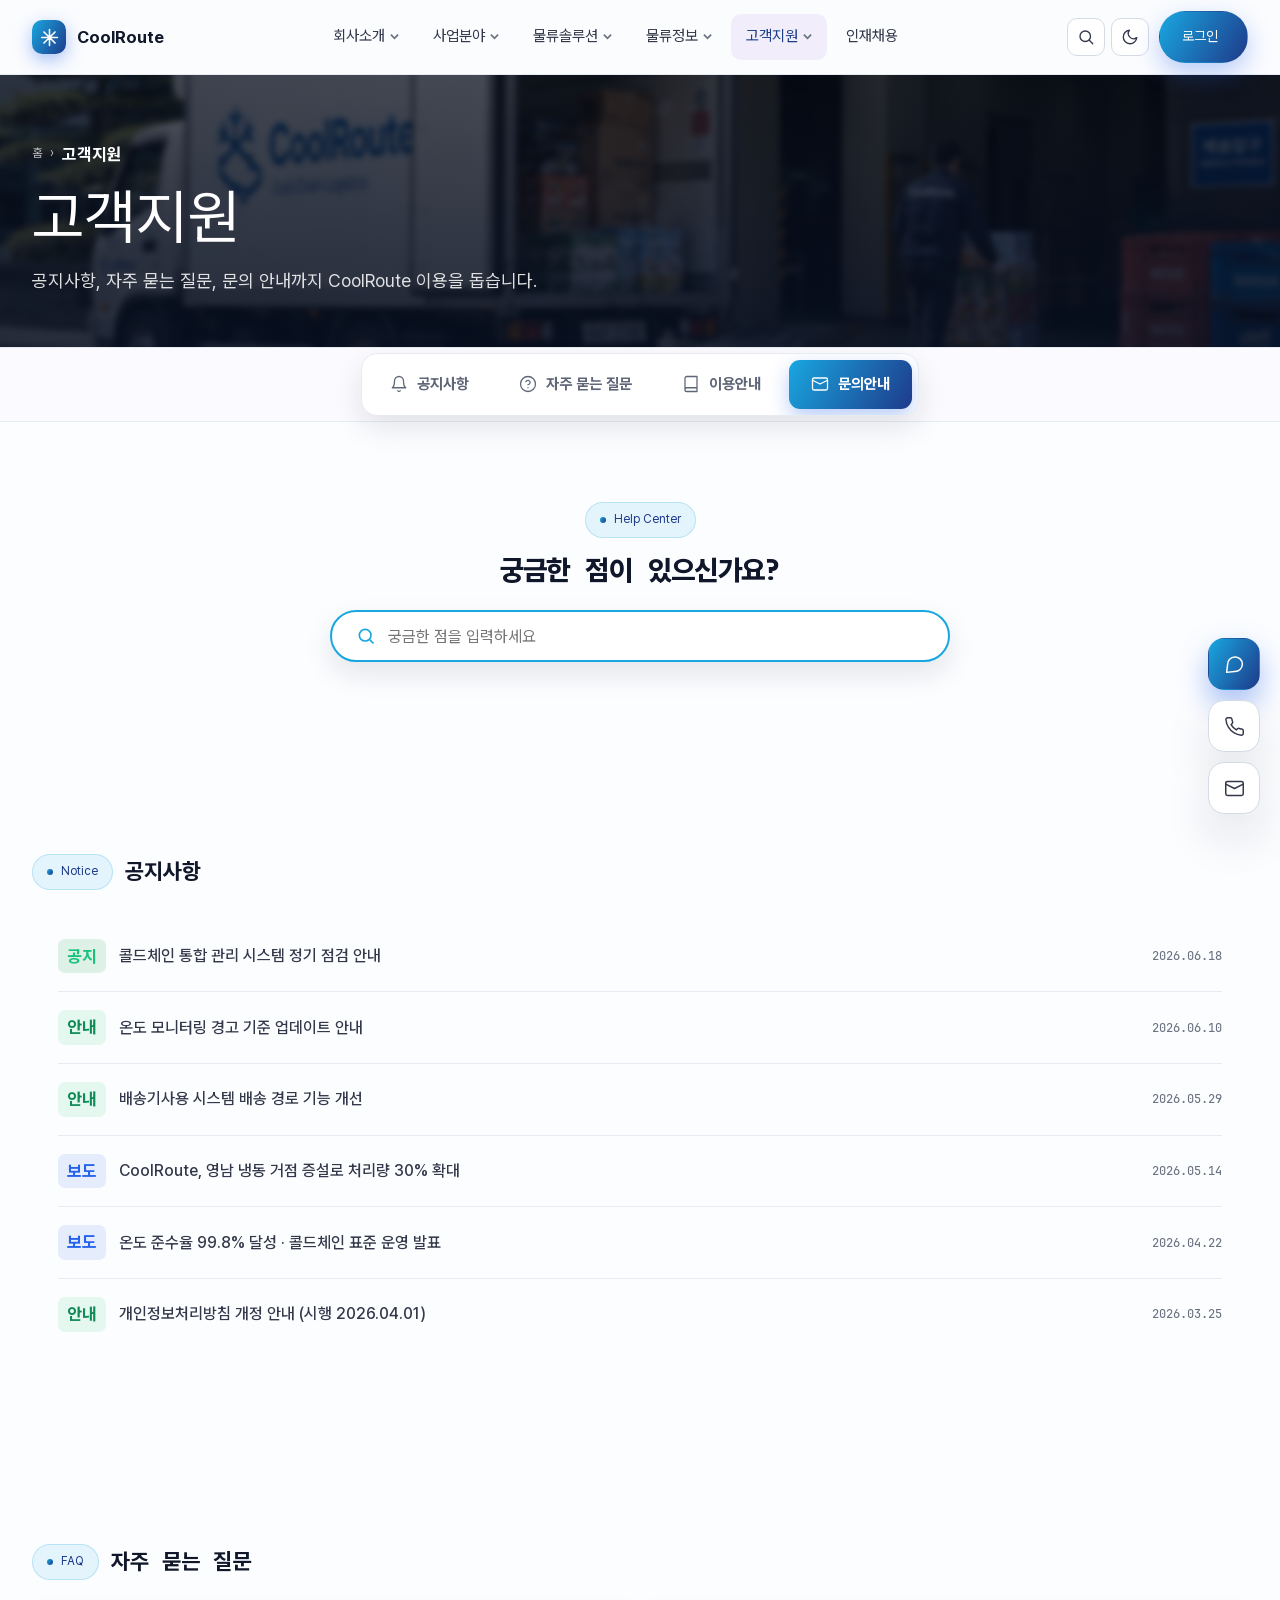
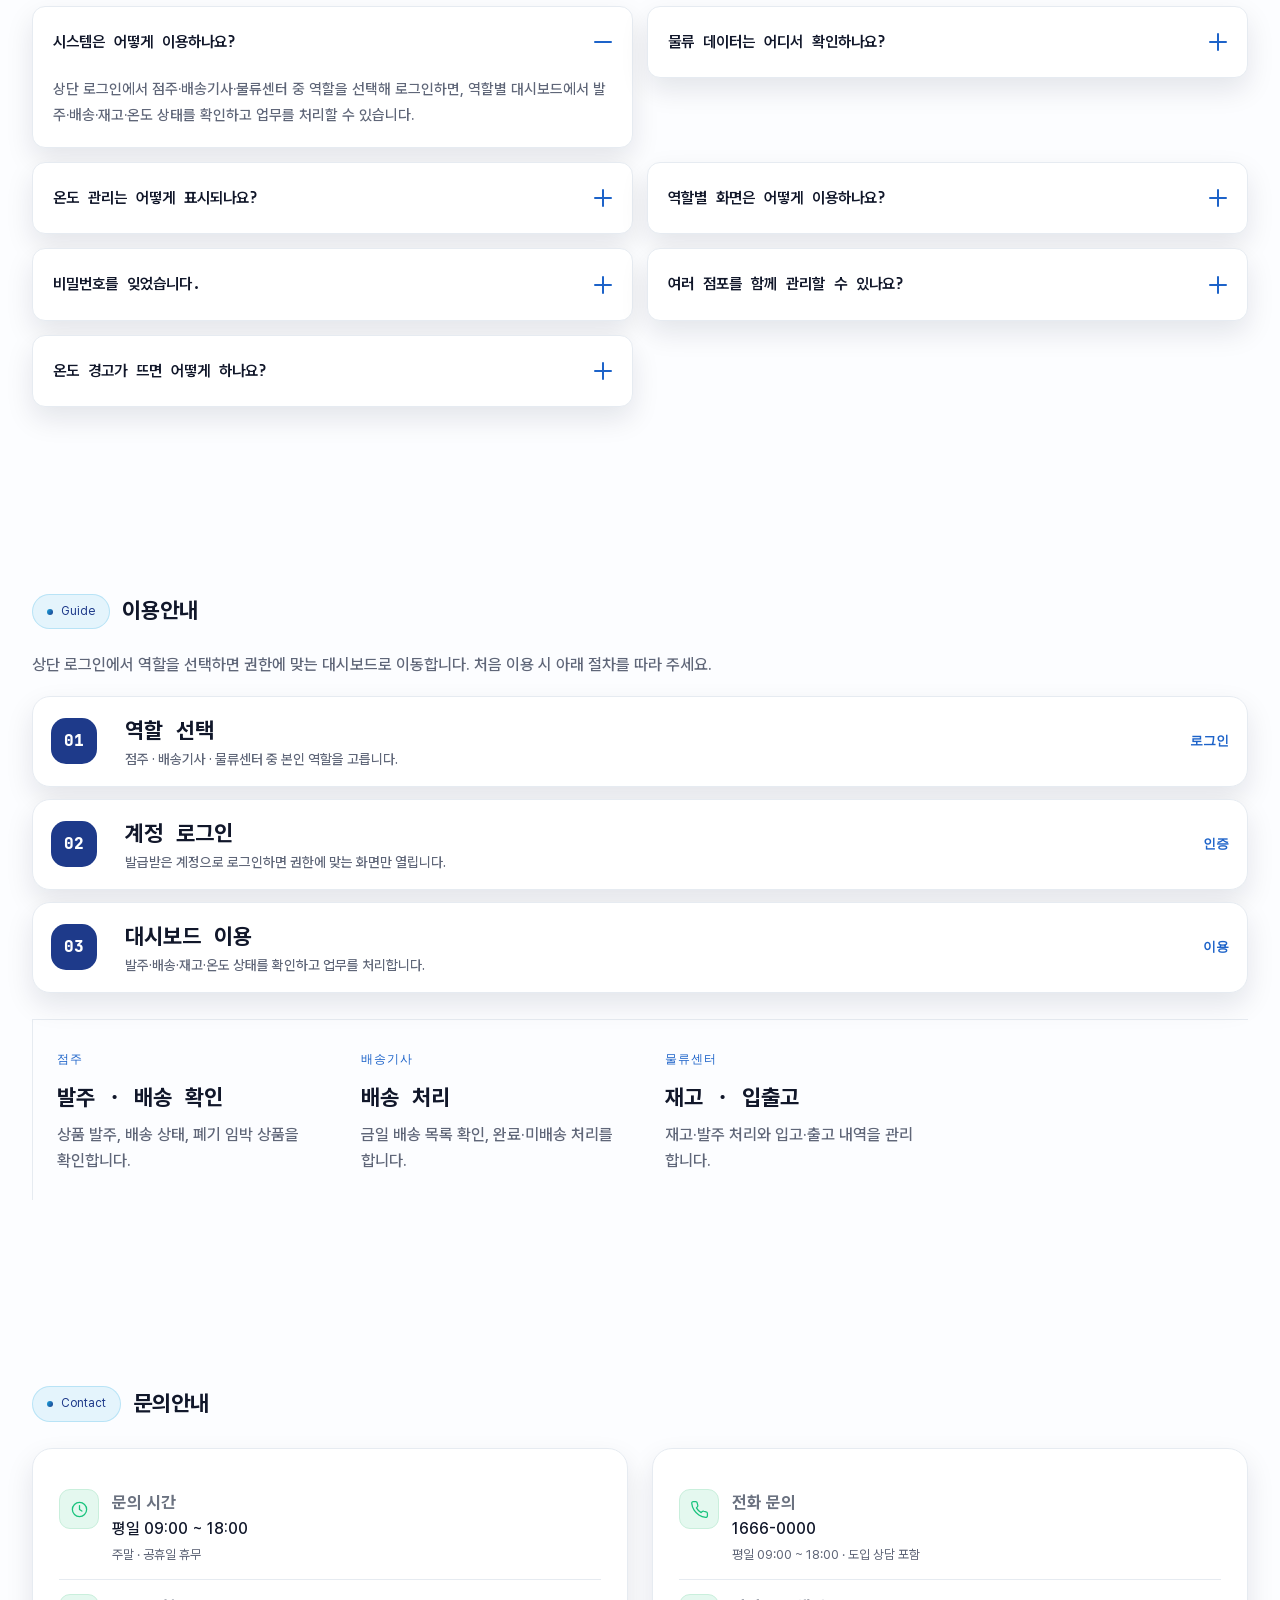
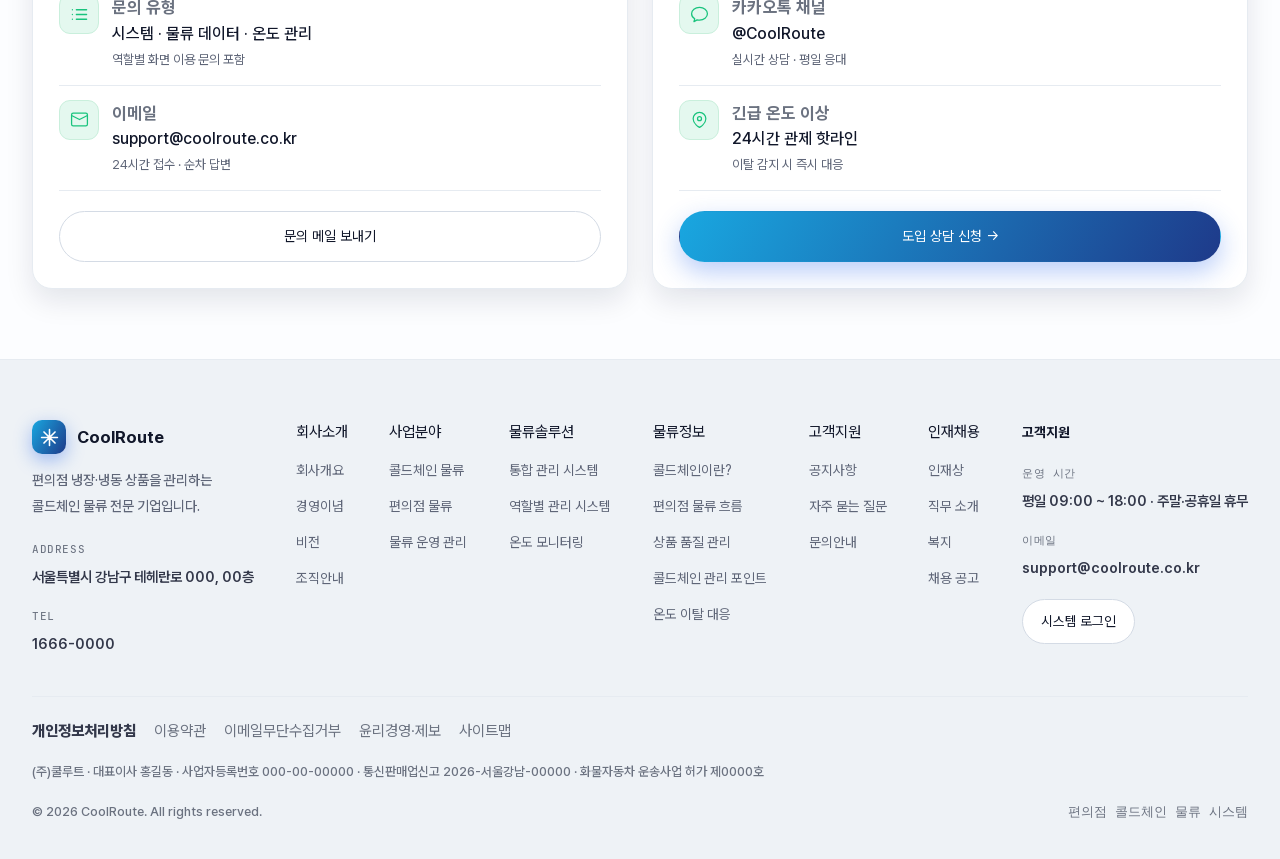
<file: pages/support.html>
<!DOCTYPE html>
<html lang="ko">
<head>
<meta charset="UTF-8">
<meta name="viewport" content="width=device-width, initial-scale=1.0">
<title>고객지원 | CoolRoute</title>
<meta name="description" content="CoolRoute는 편의점 냉장·냉동 상품의 발주·배송·재고를 연결하는 콜드체인 물류 전문기업입니다. 전국 6개 저온 물류센터, 99.8% 온도 준수율, 24시간 온도 관제.">
<meta name="keywords" content="콜드체인,편의점 물류,냉장 배송,냉동 물류,저온 물류,온도 관제,CoolRoute">
<meta name="author" content="CoolRoute">
<meta name="theme-color" content="#2563eb">
<link rel="canonical" href="https://www.coolroute.co.kr/">
<!-- Open Graph -->
<meta property="og:type" content="website">
<meta property="og:site_name" content="CoolRoute">
<meta property="og:locale" content="ko_KR">
<meta property="og:locale:alternate" content="en_US">
<meta property="og:title" content="CoolRoute — 편의점 콜드체인 물류 전문기업">
<meta property="og:description" content="냉장·냉동 상품의 발주·배송·재고를 연결하는 콜드체인 물류. 전국 6개 저온 물류센터, 99.8% 온도 준수율.">
<meta property="og:url" content="https://www.coolroute.co.kr/">
<meta property="og:image" content="https://www.coolroute.co.kr/images/og-cover.png">
<!-- Twitter -->
<meta name="twitter:card" content="summary_large_image">
<meta name="twitter:title" content="CoolRoute — 편의점 콜드체인 물류 전문기업">
<meta name="twitter:description" content="냉장·냉동 상품의 발주·배송·재고를 연결하는 콜드체인 물류 전문기업.">
<meta name="twitter:image" content="https://www.coolroute.co.kr/images/og-cover.png">
<!-- favicon (inline SVG) -->
<link rel="icon" href="data:image/svg+xml,%3Csvg xmlns='http://www.w3.org/2000/svg' viewBox='0 0 24 24'%3E%3Crect width='24' height='24' rx='6' fill='%232563eb'/%3E%3Cpath d='M12 2v20M2 12h20M5 5l14 14M19 5L5 19' stroke='white' stroke-width='2' stroke-linecap='round' fill='none'/%3E%3C/svg%3E">
<link rel="apple-touch-icon" href="data:image/svg+xml,%3Csvg xmlns='http://www.w3.org/2000/svg' viewBox='0 0 24 24'%3E%3Crect width='24' height='24' rx='6' fill='%232563eb'/%3E%3Cpath d='M12 2v20M2 12h20M5 5l14 14M19 5L5 19' stroke='white' stroke-width='2' stroke-linecap='round' fill='none'/%3E%3C/svg%3E">
<!-- PWA manifest (inline) -->
<link rel="manifest" href="data:application/json,%7B%22name%22%3A%22CoolRoute%22%2C%22short_name%22%3A%22CoolRoute%22%2C%22start_url%22%3A%22.%22%2C%22display%22%3A%22standalone%22%2C%22background_color%22%3A%22%23fbfafe%22%2C%22theme_color%22%3A%22%232563eb%22%7D">
<link rel="stylesheet" href="../styles.css">
<!-- JSON-LD: Organization -->
<script type="application/ld+json">
{
  "@context": "https://schema.org",
  "@type": "Organization",
  "name": "CoolRoute",
  "alternateName": "쿨루트",
  "url": "https://www.coolroute.co.kr/",
  "logo": "https://www.coolroute.co.kr/images/logo.png",
  "description": "편의점 냉장·냉동 상품의 발주·배송·재고를 연결하는 콜드체인 물류 전문기업",
  "address": {"@type": "PostalAddress", "addressCountry": "KR", "addressRegion": "서울특별시", "streetAddress": "강남구 테헤란로 000"},
  "contactPoint": {"@type": "ContactPoint", "contactType": "customer support", "email": "support@coolroute.co.kr", "areaServed": "KR", "availableLanguage": ["Korean", "English"]}
}
</script>
</head>
<body>
<a class="skip" href="#app" data-i18n="skip">본문 바로가기</a>
<div class="aurora"></div><div class="grain"></div>

<header><div class="wrap"><nav>
  <a class="brand" href="#home"><span class="mk"><svg viewBox="0 0 24 24"><path d="M12 2v20M2 12h20M5 5l14 14M19 5L5 19"/></svg></span>CoolRoute</a>
  <ul class="menu">
    <li><a href="#about"><span data-i18n="nav.about">회사소개</span> <svg class="cv" viewBox="0 0 10 10"><path d="M1 3l4 4 4-4"/></svg></a>
      <ul class="sub"><li><a href="#about"><i></i>회사개요</a></li><li><a href="#values"><i></i>경영이념</a></li><li><a href="#vision"><i></i>비전</a></li><li><a href="#org"><i></i>조직안내</a></li></ul></li>
    <li><a href="#business"><span data-i18n="nav.business">사업분야</span> <svg class="cv" viewBox="0 0 10 10"><path d="M1 3l4 4 4-4"/></svg></a>
      <ul class="sub"><li><a href="#biz-cold"><i></i>콜드체인 물류</a></li><li><a href="#biz-cvs"><i></i>편의점 물류</a></li><li><a href="#biz-ops"><i></i>물류 운영 관리</a></li></ul></li>
    <li><a href="#solution"><span data-i18n="nav.solution">물류솔루션</span> <svg class="cv" viewBox="0 0 10 10"><path d="M1 3l4 4 4-4"/></svg></a>
      <ul class="sub"><li><a href="#solution"><i></i>통합 관리 시스템</a></li><li><a href="#roles"><i></i>역할별 관리 시스템</a></li><li><a href="#monitor"><i></i>온도 모니터링</a></li></ul></li>
    <li><a href="#info"><span data-i18n="nav.info">물류정보</span> <svg class="cv" viewBox="0 0 10 10"><path d="M1 3l4 4 4-4"/></svg></a>
      <ul class="sub"><li><a href="#info"><i></i>콜드체인이란?</a></li><li><a href="#flow"><i></i>편의점 물류 흐름</a></li><li><a href="#quality"><i></i>상품 품질 관리</a></li></ul></li>
    <li><a href="#support"><span data-i18n="nav.support">고객지원</span> <svg class="cv" viewBox="0 0 10 10"><path d="M1 3l4 4 4-4"/></svg></a>
      <ul class="sub"><li><a href="#support"><i></i>공지사항</a></li><li><a href="#faq"><i></i>자주 묻는 질문</a></li><li><a href="#faq"><i></i>이용안내</a></li><li><a href="#contact"><i></i>문의안내</a></li></ul></li>
    <li><a href="#recruit" data-i18n="nav.recruit">인재채용</a></li>
  </ul>
  <div class="nav-right">
    <div class="nav-tools">
      <button class="icon-btn" id="searchBtn" aria-label="검색" title="검색"><svg viewBox="0 0 24 24"><circle cx="11" cy="11" r="7"/><path d="m21 21-4.3-4.3"/></svg></button>
      <button class="icon-btn" id="themeBtn" aria-label="다크 모드 전환" title="테마"><svg viewBox="0 0 24 24"><path d="M21 12.8A9 9 0 1 1 11.2 3a7 7 0 0 0 9.8 9.8z"/></svg></button>
    </div>
    <div class="login">
      <a href="#" class="pill pill-pri"><span data-i18n="nav.login">로그인</span> <svg class="cv" viewBox="0 0 10 10" style="stroke:#fff"><path d="M1 3l4 4 4-4"/></svg></a>
      <ul class="sub">
        <li><a href="#"><span><span class="role-i"><svg viewBox="0 0 24 24"><path d="M3 21h18M5 21V8l7-5 7 5v13M9 21v-6h6v6"/></svg></span>점주</span><small>STORE</small></a></li>
        <li><a href="#"><span><span class="role-i"><svg viewBox="0 0 24 24"><path d="M1 3h15v13H1zM16 8h4l3 3v5h-7M5.5 18.5a2 2 0 1 0 .1 0M18.5 18.5a2 2 0 1 0 .1 0"/></svg></span>배송기사</span><small>DRIVER</small></a></li>
        <li><a href="#"><span><span class="role-i"><svg viewBox="0 0 24 24"><path d="M3 9l9-6 9 6v11H3zM3 9h18M9 20v-6h6v6"/></svg></span>물류센터</span><small>CENTER</small></a></li>
      </ul>
    </div>
    <button class="burger" id="burger" aria-label="메뉴"><span></span><span></span><span></span></button>
  </div>
</nav></div></header>
<div class="mobile" id="mobile">
  <a href="#home" data-i18n="nav.home">홈</a><a href="#about" data-i18n="nav.about">회사소개</a><a href="#business" data-i18n="nav.business">사업분야</a><a href="#solution" data-i18n="nav.solution">물류솔루션</a><a href="#info" data-i18n="nav.info">물류정보</a><a href="#support" data-i18n="nav.support">고객지원</a><a href="#recruit" data-i18n="nav.recruit">인재채용</a>
  <a href="#" class="pill pill-pri" style="justify-content:center;margin-top:6px" data-i18n="nav.login">로그인</a>
</div>

<main id="app" data-page="support" aria-live="polite">
<div class="page active" id="page-support">
  <section class="pagehero" style="--hero-img:url('../images/dock-inbound.png')"><div class="wrap">
    <div class="crumb"><a href="#home">홈</a> › <b>고객지원</b></div>
    <h1>고객지원</h1>
    <p>공지사항, 자주 묻는 질문, 문의 안내까지 CoolRoute 이용을 돕습니다.</p>
  </div></section>
  <nav class="subnav"><div class="wrap">
    <a href="#notice"><svg viewBox="0 0 24 24"><path d="M18 8a6 6 0 0 0-12 0c0 7-3 9-3 9h18s-3-2-3-9M13.7 21a2 2 0 0 1-3.4 0"/></svg>공지사항</a><a href="#faq"><svg viewBox="0 0 24 24"><circle cx="12" cy="12" r="10"/><path d="M9.1 9a3 3 0 0 1 5.8 1c0 2-3 3-3 3M12 17h.01"/></svg>자주 묻는 질문</a><a href="#guide"><svg viewBox="0 0 24 24"><path d="M4 19.5A2.5 2.5 0 0 1 6.5 17H20M6.5 2H20v20H6.5A2.5 2.5 0 0 1 4 19.5v-15A2.5 2.5 0 0 1 6.5 2z"/></svg>이용안내</a><a href="#contact"><svg viewBox="0 0 24 24"><rect x="2" y="4" width="20" height="16" rx="2"/><path d="m22 7-10 5L2 7"/></svg>문의안내</a>
  </div></nav>
  <!-- 검색 -->
  <section class="pg-sec"><div class="wrap" id="support">
    <div class="faq-search reveal">
      <div class="eyebrow">Help Center</div>
      <h3>궁금한 점이 있으신가요?</h3>
      <div class="faq-searchbar"><svg viewBox="0 0 24 24" fill="none"><circle cx="11" cy="11" r="7"/><path d="m21 21-4.3-4.3"/></svg><input type="text" placeholder="궁금한 점을 입력하세요" aria-label="고객지원 검색"></div>
    </div>
  </div></section>
  <!-- 공지사항 -->
  <section class="pg-sec"><div class="wrap">
    <div class="subhead" id="notice"><div class="eyebrow">Notice</div><h3>공지사항</h3></div>
    <div class="notice glass reveal">
      <div class="nh"><div class="nt"><span class="b new">공지</span><a href="#">콜드체인 통합 관리 시스템 정기 점검 안내</a></div><span class="dt">2026.06.18</span></div>
      <div class="nh"><div class="nt"><span class="b">안내</span><a href="#">온도 모니터링 경고 기준 업데이트 안내</a></div><span class="dt">2026.06.10</span></div>
      <div class="nh"><div class="nt"><span class="b">안내</span><a href="#">배송기사용 시스템 배송 경로 기능 개선</a></div><span class="dt">2026.05.29</span></div>
      <div class="nh"><div class="nt"><span class="b" style="background:rgba(37,99,235,.1);color:#2563eb">보도</span><a href="#">CoolRoute, 영남 냉동 거점 증설로 처리량 30% 확대</a></div><span class="dt">2026.05.14</span></div>
      <div class="nh"><div class="nt"><span class="b" style="background:rgba(37,99,235,.1);color:#2563eb">보도</span><a href="#">온도 준수율 99.8% 달성 · 콜드체인 표준 운영 발표</a></div><span class="dt">2026.04.22</span></div>
      <div class="nh"><div class="nt"><span class="b">안내</span><a href="#">개인정보처리방침 개정 안내 (시행 2026.04.01)</a></div><span class="dt">2026.03.25</span></div>
    </div>
  </div></section>

  <!-- 자주 묻는 질문 -->
  <section class="pg-sec alt"><div class="wrap">
    <div class="subhead" id="faq"><div class="eyebrow">FAQ</div><h3>자주 묻는 질문</h3></div>
    <div class="reveal faq-grid">
      <details class="faq" open><summary>시스템은 어떻게 이용하나요?<span class="pm"></span></summary><div class="a">상단 로그인에서 점주·배송기사·물류센터 중 역할을 선택해 로그인하면, 역할별 대시보드에서 발주·배송·재고·온도 상태를 확인하고 업무를 처리할 수 있습니다.</div></details>
      <details class="faq"><summary>물류 데이터는 어디서 확인하나요?<span class="pm"></span></summary><div class="a">발주·배송·재고·입출고·폐기 데이터는 로그인 후 통합 관리 시스템 화면에서 실시간으로 확인할 수 있습니다.</div></details>
      <details class="faq"><summary>온도 관리는 어떻게 표시되나요?<span class="pm"></span></summary><div class="a">냉장·냉동 상품과 창고·차량의 온도는 정상/경고 상태로 표시되며, 기준을 벗어나면 경고로 전환되어 즉시 확인할 수 있습니다.</div></details>
      <details class="faq"><summary>역할별 화면은 어떻게 이용하나요?<span class="pm"></span></summary><div class="a">점주는 발주·배송·폐기 임박 확인, 배송기사는 배송 목록·완료·미배송 처리, 물류센터는 재고·발주·입출고 관리 화면을 이용합니다.</div></details>
      <details class="faq"><summary>비밀번호를 잊었습니다.<span class="pm"></span></summary><div class="a">로그인 화면의 ‘비밀번호 찾기’에서 등록된 휴대전화 번호로 인증하면 비밀번호를 재설정할 수 있습니다. 계정 자체가 없으면 담당 물류센터에 발급을 요청해 주세요.</div></details>
      <details class="faq"><summary>여러 점포를 함께 관리할 수 있나요?<span class="pm"></span></summary><div class="a">점주 계정에 여러 점포를 연결하면 한 화면에서 점포를 전환하며 발주·재고·배송 상태를 각각 관리할 수 있습니다.</div></details>
      <details class="faq"><summary>온도 경고가 뜨면 어떻게 하나요?<span class="pm"></span></summary><div class="a">경고는 기준 온도를 벗어났다는 신호입니다. 관제팀이 동시에 확인해 원인을 파악하며, 이탈이 지속되면 재배차·회수 절차가 진행되고 결과가 회차 리포트에 기록됩니다.</div></details>
    </div>
  </div></section>

  <!-- 이용안내 -->
  <section class="pg-sec"><div class="wrap">
    <div class="subhead" id="guide"><div class="eyebrow">Guide</div><h3>이용안내</h3></div>
    <p style="color:var(--muted);max-width:780px;margin-bottom:6px">상단 로그인에서 역할을 선택하면 권한에 맞는 대시보드로 이동합니다. 처음 이용 시 아래 절차를 따라 주세요.</p>
    <div class="protocol reveal" style="margin-top:18px">
      <div class="protocol-step"><span class="num">01</span><div><h4>역할 선택</h4><p>점주 · 배송기사 · 물류센터 중 본인 역할을 고릅니다.</p></div><span class="time">로그인</span></div>
      <div class="protocol-step"><span class="num">02</span><div><h4>계정 로그인</h4><p>발급받은 계정으로 로그인하면 권한에 맞는 화면만 열립니다.</p></div><span class="time">인증</span></div>
      <div class="protocol-step"><span class="num">03</span><div><h4>대시보드 이용</h4><p>발주·배송·재고·온도 상태를 확인하고 업무를 처리합니다.</p></div><span class="time">이용</span></div>
    </div>
    <div class="org reveal" style="margin-top:26px">
      <div class="t"><div class="k">점주</div><h4>발주 · 배송 확인</h4><p>상품 발주, 배송 상태, 폐기 임박 상품을 확인합니다.</p></div>
      <div class="t" style="animation-delay:.06s"><div class="k">배송기사</div><h4>배송 처리</h4><p>금일 배송 목록 확인, 완료·미배송 처리를 합니다.</p></div>
      <div class="t" style="animation-delay:.12s"><div class="k">물류센터</div><h4>재고 · 입출고</h4><p>재고·발주 처리와 입고·출고 내역을 관리합니다.</p></div>
    </div>
  </div></section>

  <!-- 문의안내 -->
  <section class="pg-sec alt"><div class="wrap">
    <div class="subhead"><div class="eyebrow">Contact</div><h3>문의안내</h3></div>
    <div class="contact-grid">
      <div class="contact glass reveal" id="contact">
        <div class="ct-row"><div class="ico"><svg viewBox="0 0 24 24"><circle cx="12" cy="12" r="9"/><path d="M12 7v5l3 2"/></svg></div><div><div class="k">문의 시간</div><div class="v">평일 09:00 ~ 18:00<small>주말 · 공휴일 휴무</small></div></div></div>
        <div class="ct-row"><div class="ico"><svg viewBox="0 0 24 24"><path d="M8 6h13M8 12h13M8 18h13M3 6h.01M3 12h.01M3 18h.01"/></svg></div><div><div class="k">문의 유형</div><div class="v">시스템 · 물류 데이터 · 온도 관리<small>역할별 화면 이용 문의 포함</small></div></div></div>
        <div class="ct-row"><div class="ico"><svg viewBox="0 0 24 24"><rect x="2" y="4" width="20" height="16" rx="2"/><path d="m22 7-10 5L2 7"/></svg></div><div><div class="k">이메일</div><div class="v">support@coolroute.co.kr<small>24시간 접수 · 순차 답변</small></div></div></div>
        <a href="#" class="pill pill-ghost" style="margin-top:20px;width:100%;justify-content:center">문의 메일 보내기</a>
      </div>
      <div class="contact glass reveal" style="animation-delay:.08s">
        <div class="ct-row"><div class="ico"><svg viewBox="0 0 24 24"><path d="M22 16.9v3a2 2 0 0 1-2.2 2 19.8 19.8 0 0 1-8.6-3 19.5 19.5 0 0 1-6-6 19.8 19.8 0 0 1-3-8.6A2 2 0 0 1 4.1 2h3a2 2 0 0 1 2 1.7c.1 1 .4 1.9.7 2.8a2 2 0 0 1-.5 2.1L8.1 9.9a16 16 0 0 0 6 6l1.3-1.3a2 2 0 0 1 2.1-.4c.9.3 1.8.6 2.8.7a2 2 0 0 1 1.7 2z"/></svg></div><div><div class="k">전화 문의</div><div class="v">1666-0000<small>평일 09:00 ~ 18:00 · 도입 상담 포함</small></div></div></div>
        <div class="ct-row"><div class="ico"><svg viewBox="0 0 24 24"><path d="M12 3C6.5 3 2 6.6 2 11c0 2.6 1.6 4.9 4 6.3L5 21l4-2.2c1 .2 2 .3 3 .3 5.5 0 10-3.6 10-8s-4.5-8-10-8z"/></svg></div><div><div class="k">카카오톡 채널</div><div class="v">@CoolRoute<small>실시간 상담 · 평일 응대</small></div></div></div>
        <div class="ct-row"><div class="ico"><svg viewBox="0 0 24 24"><path d="M12 22s8-4.5 8-11a8 8 0 1 0-16 0c0 6.5 8 11 8 11z"/><circle cx="12" cy="11" r="2.5"/></svg></div><div><div class="k">긴급 온도 이상</div><div class="v">24시간 관제 핫라인<small>이탈 감지 시 즉시 대응</small></div></div></div>
        <a href="#" class="pill pill-pri" data-action="consult" style="margin-top:20px;width:100%;justify-content:center">도입 상담 신청 →</a>
      </div>
    </div>
  </div></section>
</div>

<!-- ===================== 인재채용 ===================== -->
</main>

<!-- 플로팅 퀵메뉴 -->
<div class="quickmenu" aria-label="빠른 메뉴">
  <button class="qbtn primary" data-action="consult" aria-label="도입 상담"><span class="qtip" data-i18n="qm.consult">도입 상담</span><svg viewBox="0 0 24 24"><path d="M21 11.5a8.4 8.4 0 0 1-9 8.4L3 21l1.1-9A8.4 8.4 0 1 1 21 11.5z"/></svg></button>
  <a class="qbtn" href="tel:1666-0000" aria-label="전화 문의"><span class="qtip" data-i18n="qm.call">1666-0000</span><svg viewBox="0 0 24 24"><path d="M22 16.9v3a2 2 0 0 1-2.2 2 19.8 19.8 0 0 1-8.6-3 19.5 19.5 0 0 1-6-6 19.8 19.8 0 0 1-3-8.6A2 2 0 0 1 4.1 2h3a2 2 0 0 1 2 1.7c.1 1 .4 1.9.7 2.8a2 2 0 0 1-.5 2.1L8.1 9.9a16 16 0 0 0 6 6l1.3-1.3a2 2 0 0 1 2.1-.4c.9.3 1.8.6 2.8.7a2 2 0 0 1 1.7 2z"/></svg></a>
  <a class="qbtn" href="mailto:support@coolroute.co.kr" aria-label="이메일 문의"><span class="qtip" data-i18n="qm.mail">이메일 문의</span><svg viewBox="0 0 24 24"><rect x="2" y="4" width="20" height="16" rx="2"/><path d="m22 7-10 5L2 7"/></svg></a>
  <button class="qbtn" id="toTop" aria-label="맨 위로"><span class="qtip" data-i18n="qm.top">맨 위로</span><svg viewBox="0 0 24 24"><path d="M12 19V5M5 12l7-7 7 7"/></svg></button>
</div>

<!-- 도입 상담 모달 -->
<div class="modal" id="consultModal" role="dialog" aria-modal="true" aria-labelledby="cm-title">
  <div class="modal-card">
    <div class="modal-top">
      <div><h3 id="cm-title" data-i18n="form.title">도입 상담 신청</h3><p class="sub-t" data-i18n="form.sub">점포망과 온도대에 맞는 도입 범위를 안내해 드립니다. 영업일 기준 1일 내 회신.</p></div>
      <button class="modal-x" id="modalClose" aria-label="닫기"><svg viewBox="0 0 24 24"><path d="M18 6 6 18M6 6l12 12"/></svg></button>
    </div>
    <form id="consultForm" novalidate>
      <div class="form-fields">
        <div class="field-row">
          <div class="field"><label data-i18n="form.company">회사·브랜드명 <span class="req">*</span></label><input name="company" required><div class="err" data-i18n="form.err">필수 항목입니다</div></div>
          <div class="field"><label data-i18n="form.name">담당자명 <span class="req">*</span></label><input name="name" required><div class="err" data-i18n="form.err">필수 항목입니다</div></div>
        </div>
        <div class="field-row">
          <div class="field"><label data-i18n="form.phone">연락처 <span class="req">*</span></label><input name="phone" inputmode="tel" required placeholder="010-0000-0000"><div class="err" data-i18n="form.errp">올바른 연락처를 입력하세요</div></div>
          <div class="field"><label data-i18n="form.stores">점포 수</label><input name="stores" inputmode="numeric" placeholder="예: 50"></div>
        </div>
        <div class="field"><label data-i18n="form.zone">관심 온도대</label><select name="zone"><option value="" data-i18n="form.zsel">선택하세요</option><option data-i18n="form.z1">상온</option><option data-i18n="form.z2">냉장 (0~10℃)</option><option data-i18n="form.z3">냉동 (-18℃↓)</option><option data-i18n="form.z4">혼합 (멀티존)</option></select></div>
        <div class="field"><label data-i18n="form.msg">문의 내용</label><textarea name="message" data-i18n-ph="form.msgph" placeholder="도입 범위, 권역, 희망 일정 등을 적어주세요."></textarea></div>
        <label class="form-consent"><input type="checkbox" name="consent" required><span data-i18n="form.consent">(필수) 상담을 위한 개인정보 수집·이용에 동의합니다.</span></label>
        <div class="form-actions"><button type="submit" class="pill pill-pri" data-i18n="form.submit">상담 신청하기 →</button></div>
      </div>
      <div class="form-ok" id="formOk">
        <div class="ok-i"><svg viewBox="0 0 24 24"><path d="M4 12l5 5L20 6"/></svg></div>
        <h3 data-i18n="form.okt">상담 신청이 접수되었습니다</h3>
        <p data-i18n="form.okp">담당자가 영업일 기준 1일 내 연락드리겠습니다. 감사합니다.</p>
      </div>
    </form>
  </div>
</div>

<!-- 통합 검색 오버레이 -->
<div class="search-overlay" id="searchOverlay" role="dialog" aria-modal="true" aria-label="사이트 검색">
  <div class="search-box">
    <div class="sh"><svg viewBox="0 0 24 24"><circle cx="11" cy="11" r="7"/><path d="m21 21-4.3-4.3"/></svg><input id="searchInput" type="text" data-i18n-ph="search.ph" placeholder="메뉴·섹션 검색 (예: 온도, 채용, 콜드체인)" aria-label="검색어"><kbd>ESC</kbd></div>
    <div class="search-results" id="searchResults"></div>
  </div>
</div>

<footer><div class="wrap">
  <div class="foot">
    <div class="b">
      <a class="brand" href="#home"><span class="mk"><svg viewBox="0 0 24 24"><path d="M12 2v20M2 12h20M5 5l14 14M19 5L5 19"/></svg></span>CoolRoute</a>
      <p data-i18n="foot.about">편의점 냉장·냉동 상품을 관리하는<br>콜드체인 물류 전문 기업입니다.</p>
      <div class="fcontact" style="margin-top:16px">
        <div class="r"><span class="k">ADDRESS</span><span class="v">서울특별시 강남구 테헤란로 000, 00층</span></div>
        <div class="r"><span class="k">TEL</span><span class="v">1666-0000</span></div>
      </div>
    </div>
    <div class="fmenu">
      <div class="fcol">
        <h5><a href="#about" data-i18n="nav.about">회사소개</a></h5>
        <ul>
          <li><a href="#about">회사개요</a></li>
          <li><a href="#values">경영이념</a></li>
          <li><a href="#vision">비전</a></li>
          <li><a href="#org">조직안내</a></li>
        </ul>
      </div>
      <div class="fcol">
        <h5><a href="#business" data-i18n="nav.business">사업분야</a></h5>
        <ul>
          <li><a href="#biz-cold">콜드체인 물류</a></li>
          <li><a href="#biz-cvs">편의점 물류</a></li>
          <li><a href="#biz-ops">물류 운영 관리</a></li>
        </ul>
      </div>
      <div class="fcol">
        <h5><a href="#solution" data-i18n="nav.solution">물류솔루션</a></h5>
        <ul>
          <li><a href="#solution">통합 관리 시스템</a></li>
          <li><a href="#roles">역할별 관리 시스템</a></li>
          <li><a href="#monitor">온도 모니터링</a></li>
        </ul>
      </div>
      <div class="fcol">
        <h5><a href="#info" data-i18n="nav.info">물류정보</a></h5>
        <ul>
          <li><a href="#info">콜드체인이란?</a></li>
          <li><a href="#flow">편의점 물류 흐름</a></li>
          <li><a href="#quality">상품 품질 관리</a></li>
          <li><a href="#coldpoint">콜드체인 관리 포인트</a></li>
          <li><a href="#quality-proof">온도 이탈 대응</a></li>
        </ul>
      </div>
      <div class="fcol">
        <h5><a href="#support" data-i18n="nav.support">고객지원</a></h5>
        <ul>
          <li><a href="#support">공지사항</a></li>
          <li><a href="#faq">자주 묻는 질문</a></li>
          <li><a href="#contact">문의안내</a></li>
        </ul>
      </div>
      <div class="fcol">
        <h5><a href="#recruit" data-i18n="nav.recruit">인재채용</a></h5>
        <ul>
          <li><a href="#recruit">인재상</a></li>
          <li><a href="#rc-jobs">직무 소개</a></li>
          <li><a href="#rc-benefit">복지</a></li>
          <li><a href="#rc-open">채용 공고</a></li>
        </ul>
      </div>
    </div>
    <div><h5 data-i18n="foot.support">고객지원</h5>
      <div class="fcontact">
        <div class="r"><span class="k" data-i18n="foot.hours">운영 시간</span><span class="v">평일 09:00 ~ 18:00 · 주말·공휴일 휴무</span></div>
        <div class="r"><span class="k">이메일</span><span class="v">support@coolroute.co.kr</span></div>
      </div>
      <a href="#" class="pill pill-ghost" style="margin-top:18px;padding:9px 18px;font-size:.86rem" data-i18n="foot.login">시스템 로그인</a>
    </div>
  </div>
  <div class="fbar" style="flex-direction:column;align-items:stretch;gap:14px">
    <div style="display:flex;flex-wrap:wrap;gap:18px;align-items:center">
      <a href="#" style="font-weight:800;color:var(--soft)" data-i18n="foot.privacy">개인정보처리방침</a>
      <a href="#" data-i18n="foot.terms">이용약관</a>
      <a href="#" data-i18n="foot.noemail">이메일무단수집거부</a>
      <a href="#" data-i18n="foot.ethics">윤리경영·제보</a>
      <a href="#about" data-i18n="foot.sitemap">사이트맵</a>
    </div>
    <div style="color:var(--dim)"><span data-i18n="foot.biz">(주)쿨루트 · 대표이사 홍길동 · 사업자등록번호 000-00-00000 · 통신판매업신고 2026-서울강남-00000 · 화물자동차 운송사업 허가 제0000호</span></div>
    <div style="display:flex;justify-content:space-between;flex-wrap:wrap;gap:10px">
      <span>© 2026 CoolRoute. All rights reserved.</span>
      <span class="mono" data-i18n="foot.tag">편의점 콜드체인 물류 시스템</span>
    </div>
  </div>
</div></footer>

<script src="../images/kr-map-data.js"></script>
<script>
  const PAGE_FRAGMENTS=[
    'home','about','business','solution','info','support','recruit'
  ].map(id=>({id,src:`pages/${id}.html`}));

  async function loadPageFragments(){
    const app=document.getElementById('app');
    if(!app||app.querySelector('.page'))return true;
    try{
      const html=await Promise.all(PAGE_FRAGMENTS.map(async page=>{
        const res=await fetch(page.src,{cache:'no-cache'});
        if(!res.ok)throw new Error(`${page.src} (${res.status})`);
        const text=await res.text();
        const doc=new DOMParser().parseFromString(text,'text/html');
        const pageNode=doc.querySelector('.page');
        return pageNode?pageNode.outerHTML:text;
      }));
      app.innerHTML=html.join('\n');
      return true;
    }catch(err){
      console.error('Page fragments failed to load:',err);
      app.innerHTML='<section class="pg-sec"><div class="wrap"><div class="head"><h2>콘텐츠를 불러오지 못했습니다</h2><p>정적 서버에서 다시 열어주세요.</p></div></div></section>';
      return false;
    }
  }

  (async function boot(){
  const pagesReady=await loadPageFragments();
  if(!pagesReady)return;

  // 모바일 메뉴
  const b=document.getElementById('burger'),m=document.getElementById('mobile');
  b.addEventListener('click',()=>m.classList.toggle('open'));
  m.querySelectorAll('a').forEach(a=>a.addEventListener('click',()=>m.classList.remove('open')));

  // 사업분야 탭 (+ ARIA)
  const tabs=[...document.querySelectorAll('.tab')],panels=[...document.querySelectorAll('.tabpanel')];
  tabs.forEach(t=>{t.setAttribute('role','tab');t.id='tab-'+t.dataset.tab;t.setAttribute('aria-controls','biz-'+t.dataset.tab);});
  panels.forEach(p=>{p.setAttribute('role','tabpanel');p.setAttribute('aria-labelledby','tab-'+p.dataset.panel);});
  function act(k){
    tabs.forEach(t=>{const on=t.dataset.tab===k;t.classList.toggle('on',on);t.setAttribute('aria-selected',on);t.tabIndex=on?0:-1;});
    panels.forEach(p=>p.classList.toggle('on',p.dataset.panel===k));
  }
  tabs.forEach(t=>t.addEventListener('click',()=>act(t.dataset.tab)));

  // 다중 페이지 라우터 (+ 스크롤 복원)
  const app=document.getElementById('app');
  const standalonePage=app?app.dataset.page||'':'';
  const pages=[...document.querySelectorAll('.page')];
  const navlinks=[...document.querySelectorAll('.menu>li>a')];
  const pageOf={home:'home',top:'home','':'home',
    about:'about',values:'about',vision:'about',org:'about',
    business:'business','biz-cold':'business','biz-cvs':'business','biz-ops':'business',
    solution:'solution',roles:'solution',monitor:'solution',
    info:'info',flow:'info',quality:'info','coldpoint':'info','quality-proof':'info',
    support:'support',faq:'support',contact:'support',
    recruit:'recruit','rc-jobs':'recruit','rc-benefit':'recruit','rc-open':'recruit'};
  const rootHashes=['home','top','','about','business','solution','info','support','recruit'];
  let currentPage=standalonePage||'home';const scrollMem={};

  function showPage(id){
    pages.forEach(p=>p.classList.toggle('active',p.id==='page-'+id));
    navlinks.forEach(a=>{const h=a.getAttribute('href').slice(1);a.classList.toggle('current',pageOf[h]===id&&id!=='home');});
    const active=document.querySelector('#page-'+id+' .subnav');
    if(active){const links=[...active.querySelectorAll('a')];links.forEach((a,i)=>a.classList.toggle('on',i===0));}
    currentPage=id;
  }
  function route(){
    if(currentPage) scrollMem[currentPage]=window.scrollY;
    const h=location.hash.slice(1);
    const id=h?(pageOf[h]!==undefined?pageOf[h]:(standalonePage||'home')):(standalonePage||'home');
    if(standalonePage&&id!==standalonePage){
      location.href=id+'.html'+(location.hash||('#'+id));
      return;
    }
    showPage(id);
    if(h==='biz-cold'||h==='biz-cvs'||h==='biz-ops') act({'biz-cold':'cold','biz-cvs':'cvs','biz-ops':'ops'}[h]);
    if(h && !rootHashes.includes(h)){
      const el=document.getElementById(h);
      if(el){requestAnimationFrame(()=>el.scrollIntoView({behavior:'smooth',block:'start'}));return;}
    }
    const y=scrollMem[id]||0;
    requestAnimationFrame(()=>window.scrollTo({top:y,behavior:y?'auto':'smooth'}));
  }
  window.addEventListener('hashchange',route);
  window.addEventListener('scroll',()=>{scrollMem[currentPage]=window.scrollY;},{passive:true});

  // 스크롤스파이 (서브내비 현재 섹션 동기화)
  const spyMap={};
  document.querySelectorAll('.subnav a').forEach(a=>{const id=a.getAttribute('href').slice(1);(spyMap[id]=spyMap[id]||[]).push(a);});
  const spy=new IntersectionObserver(es=>{
    es.forEach(en=>{
      if(!en.isIntersecting)return;
      const links=spyMap[en.target.id];if(!links)return;
      links.forEach(a=>{const wrap=a.closest('.subnav');if(wrap)wrap.querySelectorAll('a').forEach(x=>x.classList.remove('on'));a.classList.add('on');});
    });
  },{rootMargin:'-45% 0px -50% 0px',threshold:0});
  Object.keys(spyMap).forEach(id=>{const el=document.getElementById(id);if(el)spy.observe(el);});

  // 숫자 카운터
  const fmt=n=>{const s=Number.isInteger(n)?n.toString():n.toFixed(1);return s.replace(/\B(?=(\d{3})+(?!\d))/g,',');};
  document.querySelectorAll('[data-count]').forEach(el=>{el.textContent=fmt(parseFloat(el.dataset.count))+(el.dataset.suffix||'');});

  // 테마 (다크/라이트)
  const themeBtn=document.getElementById('themeBtn');
  const setTheme=t=>{document.documentElement.setAttribute('data-theme',t);try{localStorage.setItem('cr-theme',t);}catch(e){}themeBtn.setAttribute('aria-pressed',t==='dark');};
  const qp=new URLSearchParams(location.search);
  let savedTheme='light';try{savedTheme=qp.get('theme')||localStorage.getItem('cr-theme')||'light';}catch(e){}
  setTheme(savedTheme);
  themeBtn.addEventListener('click',()=>setTheme(document.documentElement.getAttribute('data-theme')==='dark'?'light':'dark'));

  // 다국어 (KO / EN)
  const I18N={en:{
    'skip':'Skip to content',
    'nav.home':'Home','nav.about':'About','nav.business':'Business','nav.solution':'Solutions','nav.info':'Resources','nav.support':'Support','nav.recruit':'Careers','nav.login':'Login',
    'hero.chip':'Convenience-store cold chain logistics specialist','hero.h1a':'Convenience-store cold chain logistics','hero.h1b':'safer and faster',
    'hero.lead':'CoolRoute connects ordering, delivery and inventory of chilled and frozen goods as a cold chain logistics specialist.',
    'hero.cta1':'View business →','hero.cta2':'Request consultation','ops.1t':'Onboarding','ops.1d':'New store / brand logistics inquiry',
    'trust.1':'Connected stores','trust.2':'Temp compliance','trust.3':'Logistics centers','trust.4':'Temp control','trust.note':'* As of 2026.06 · internal operations data','console.foot':'* Illustrative operations view',
    'sc.h2':'Holding the temperature on the move —<br>the convenience-store cold chain network','sc.p':'From dispatch to store arrival, we run fresh logistics that never loses temperature across every segment.',
    'cert.cap':'Certified · Standards','cert.1':'Food safety certification','cert.2':'Quality management','cert.3':'Food safety management','cert.4b':'Cold Chain Standard','cert.4':'Constant-temp protocol','marq.cap':'Trusted by convenience-store brands nationwide',
    'map.h':'Nationwide cold chain network','map.p':'Six regional constant-temp centers handle fresh delivery across the national store network.',
    'map.1':'Seoul·Gyeonggi chilled picking · night routes','map.2':'Gangwon trunk relay · constant temp','map.3':'Central branching · rapid re-route','map.4':'Frozen meals·ice cream low-temp storage','map.5':'Honam dispatch · mixed-region handling','map.6':'Island shipment logs in one report',
    'esg.h':'Sustainability (ESG)','esg.p':'We manage cold chain energy, food waste and safety data to deliver on environmental and social responsibility.',
    'esg.e':'Low-carbon transport','esg.ed':'Route optimization and constant-temp efficiency cut transport-stage carbon emissions.','esg.es1':'Routing CO₂↓',
    'esg.s':'Food waste reduction','esg.sd':'We sort and reallocate near-expiry goods to lower disposal loss and food waste.','esg.ss1':'Disposal cut',
    'esg.g':'Transparent temp records','esg.gd':'Full-route temperature history is stored as per-trip reports and disclosed transparently.','esg.gs1':'Temp compliance',
    'cta.h':'Start your convenience-store cold chain<br>logistics with CoolRoute','cta.p':'Check center regions, temperature zones and delivery cycles, then discuss the right scope for your store network.','cta.b1':'Request consultation →','cta.b2':'Existing customer login',
    'qm.consult':'Consultation','qm.call':'1666-0000','qm.mail':'Email us','qm.top':'Back to top',
    'form.title':'Request a consultation','form.sub':"We'll advise the right scope for your network. Reply within 1 business day.",'form.company':'Company / brand','form.name':'Contact name','form.phone':'Phone','form.stores':'Stores','form.zone':'Temperature zone','form.zsel':'Select','form.z1':'Ambient','form.z2':'Chilled (0~10℃)','form.z3':'Frozen (-18℃↓)','form.z4':'Mixed (multi-zone)','form.msg':'Message','form.msgph':'Tell us about scope, region, preferred schedule.','form.consent':'(Required) I agree to the collection and use of personal data for consultation.','form.submit':'Submit request →','form.err':'This field is required','form.errp':'Enter a valid phone number','form.okt':'Your request has been received','form.okp':'Our team will contact you within 1 business day. Thank you.',
    'search.ph':'Search menus · sections (e.g. temperature, careers)',
    'foot.about':'A cold chain logistics specialist managing<br>convenience-store chilled and frozen goods.','foot.menu':'Main menu','foot.support':'Support','foot.hours':'Hours','foot.login':'System login','foot.privacy':'Privacy Policy','foot.terms':'Terms of Use','foot.noemail':'No Email Collection','foot.ethics':'Ethics · Report','foot.sitemap':'Sitemap','foot.biz':'CoolRoute Inc. · CEO Hong Gil-dong · Biz Reg. 000-00-00000 · Mail-order 2026-Seoul Gangnam-00000 · Freight license No.0000','foot.tag':'Convenience-store cold chain logistics system',
    'rc.h1':'Careers','rc.p':'People who protect freshness to the very end. Grow with CoolRoute.','rc.n1':'Talent','rc.n2':'Jobs','rc.n3':'Benefits','rc.n4':'Openings','rc.talent':'Our talent','rc.t1':'Responsibility','rc.t1d':'Keeps the promised temperature and timing to the end.','rc.t2':'Execution','rc.t2d':'Spots field issues fast and acts immediately.','rc.t3':'Data thinking','rc.t3d':'Judges and improves with numbers and history.','rc.jobs':'Jobs','rc.j1':'Logistics operations','rc.j1d':'Manage constant-temp shipping, dispatch and routes.','rc.j2':'Constant-temp delivery','rc.j2d':'Deliver to stores with chilled/frozen vehicles.','rc.j3':'System development','rc.j3d':'Build control, ordering and delivery platforms.','rc.j4':'Logistics planning','rc.j4d':'Network design and data analysis.','rc.benefit':'Benefits','rc.b1':'Flexible work','rc.b1d':'Flexible and shift-compensation schemes by role.','rc.b2':'Health · safety','rc.b2d':'Regular checkups and on-site safety equipment.','rc.b3':'Growth support','rc.b3d':'Certification·education costs and internal mobility.','rc.open':'Check our open positions now','rc.opend':"We're hiring across operations, delivery, development and planning.",'rc.apply':'Apply / inquire →'
  }};
  const i18nEls=[...document.querySelectorAll('[data-i18n]')];
  i18nEls.forEach(el=>el.dataset.ko=el.innerHTML);
  const i18nPh=[...document.querySelectorAll('[data-i18n-ph]')];
  i18nPh.forEach(el=>el.dataset.koPh=el.getAttribute('placeholder')||'');
  const langBtn=document.getElementById('langBtn');
  function applyLang(lang){
    const en=lang==='en';
    i18nEls.forEach(el=>{const k=el.dataset.i18n;const v=en?(I18N.en[k]):el.dataset.ko;if(v!=null)el.innerHTML=v;});
    i18nPh.forEach(el=>{const k=el.dataset.i18nPh;const v=en?(I18N.en[k]):el.dataset.koPh;if(v!=null)el.setAttribute('placeholder',v);});
    document.documentElement.lang=en?'en':'ko';
    if(langBtn)langBtn.querySelector('b').textContent=en?'KO':'EN';
    buildSearchIndex();
    try{localStorage.setItem('cr-lang',lang);}catch(e){}
  }
  let savedLang='ko';try{savedLang=qp.get('lang')||localStorage.getItem('cr-lang')||'ko';}catch(e){}
  if(langBtn)langBtn.addEventListener('click',()=>applyLang(document.documentElement.lang==='en'?'ko':'en'));

  // 플로팅 퀵메뉴 / 맨위로
  const toTop=document.getElementById('toTop');
  window.addEventListener('scroll',()=>{toTop.classList.toggle('show',window.scrollY>400);},{passive:true});
  toTop.addEventListener('click',()=>window.scrollTo({top:0,behavior:'smooth'}));

  // 도입 상담 모달
  const modal=document.getElementById('consultModal'),form=document.getElementById('consultForm'),formOk=document.getElementById('formOk');
  let lastFocus=null;
  function openModal(){lastFocus=document.activeElement;modal.classList.add('open');document.body.style.overflow='hidden';const f=modal.querySelector('input,select,textarea');if(f)setTimeout(()=>f.focus(),50);}
  function closeModal(){modal.classList.remove('open');document.body.style.overflow='';form.reset();form.querySelector('.form-fields').style.display='';formOk.classList.remove('show');form.querySelectorAll('.field').forEach(f=>f.classList.remove('invalid'));if(lastFocus)lastFocus.focus();}
  document.querySelectorAll('[data-action="consult"]').forEach(el=>el.addEventListener('click',e=>{e.preventDefault();openModal();}));
  document.getElementById('modalClose').addEventListener('click',closeModal);
  modal.addEventListener('click',e=>{if(e.target===modal)closeModal();});
  form.addEventListener('submit',e=>{
    e.preventDefault();let ok=true;
    form.querySelectorAll('[required]').forEach(inp=>{
      const field=inp.closest('.field');let bad=!inp.value.trim();
      if(inp.name==='phone'&&inp.value.trim()&&!/[0-9][0-9\-\s]{7,}/.test(inp.value))bad=true;
      if(inp.type==='checkbox')bad=!inp.checked;
      if(field)field.classList.toggle('invalid',bad);
      if(bad)ok=false;
    });
    if(!ok)return;
    form.querySelector('.form-fields').style.display='none';formOk.classList.add('show');
  });

  // 통합 검색
  const searchBtn=document.getElementById('searchBtn'),searchOverlay=document.getElementById('searchOverlay'),searchInput=document.getElementById('searchInput'),searchResults=document.getElementById('searchResults');
  let SEARCH_IDX=[];
  function buildSearchIndex(){
    const en=document.documentElement.lang==='en';
    const items=[
      ['nav.about','#about'],['nav.business','#business'],['nav.solution','#solution'],['nav.info','#info'],['nav.support','#support'],['nav.recruit','#recruit'],
      ['map.h','#network'],['esg.h','#'],['cert.cap','#'],
      ['콜드체인 물류|Cold chain logistics','#biz-cold'],['편의점 물류|Convenience-store logistics','#biz-cvs'],['물류 운영 관리|Operations management','#biz-ops'],
      ['온도 모니터링|Temperature monitoring','#monitor'],['역할별 관리|Role system','#roles'],['콜드체인이란|What is cold chain','#info'],['물류 흐름|Logistics flow','#flow'],['상품 품질 관리|Quality management','#quality'],
      ['공지사항|Notices','#support'],['자주 묻는 질문|FAQ','#faq'],['문의안내|Contact','#contact'],['도입 상담|Consultation','#'],['개인정보처리방침|Privacy policy','#']
    ];
    SEARCH_IDX=items.map(([label,hash])=>{
      let txt=label.includes('|')?(en?label.split('|')[1]:label.split('|')[0]):(I18N.en[label]&&en?I18N.en[label]:(document.querySelector('[data-i18n="'+label+'"]')?document.querySelector('[data-i18n="'+label+'"]').textContent:label));
      return {label:txt,hash};
    });
  }
  function renderSearch(q){
    const list=SEARCH_IDX.filter(it=>it.label.toLowerCase().includes(q.toLowerCase()));
    if(!list.length){searchResults.innerHTML='<div class="none">검색 결과가 없습니다 / No results</div>';return;}
    searchResults.innerHTML=list.map((it,i)=>'<a href="'+it.hash+'" class="'+(i===0?'sel':'')+'">'+it.label+'<small>'+it.hash+'</small></a>').join('');
  }
  function openSearch(){buildSearchIndex();searchOverlay.classList.add('open');document.body.style.overflow='hidden';searchInput.value='';renderSearch('');setTimeout(()=>searchInput.focus(),50);}
  function closeSearch(){searchOverlay.classList.remove('open');document.body.style.overflow='';}
  searchBtn.addEventListener('click',openSearch);
  searchOverlay.addEventListener('click',e=>{if(e.target===searchOverlay)closeSearch();});
  searchInput.addEventListener('input',()=>renderSearch(searchInput.value));
  searchInput.addEventListener('keydown',e=>{
    if(e.key==='Enter'){const sel=searchResults.querySelector('a.sel')||searchResults.querySelector('a');if(sel){const h=sel.getAttribute('href');closeSearch();if(h!=='#')location.hash=h;}}
  });
  searchResults.addEventListener('click',e=>{const a=e.target.closest('a');if(a){const h=a.getAttribute('href');closeSearch();if(h==='#')e.preventDefault();}});
  document.addEventListener('keydown',e=>{
    if(e.key==='Escape'){if(searchOverlay.classList.contains('open'))closeSearch();if(modal.classList.contains('open'))closeModal();}
    if((e.ctrlKey||e.metaKey)&&e.key==='k'){e.preventDefault();openSearch();}
  });

  // 플레이스홀더 링크(#)는 페이지 이동 방지
  document.querySelectorAll('a[href="#"]').forEach(a=>a.addEventListener('click',e=>{if(!a.dataset.action)e.preventDefault();}));

  // 전국 네트워크 지도 렌더 (행정구역 GeoJSON 투영 데이터)
  (function(){
    const box=document.getElementById('krMap');
    if(!box||!window.KR_MAP)return;
    const M=window.KR_MAP,NS='http://www.w3.org/2000/svg';
    const svg=document.createElementNS(NS,'svg');
    svg.setAttribute('viewBox',M.viewBox);svg.setAttribute('role','img');
    // 수도권 마커를 수원~곤지암 사이(남동 경기)로 이동
    M.cities[0]={...M.cities[0],x:166,y:252};
    const labels=['수도권 메인 허브','강원 거점','충청 크로스도크','영남 냉동 거점','호남 물류','제주 연계망'];
    const cityPts=M.cities.map(c=>[c.x,c.y]);
    const lands=[],dots=[],labelsEl=[],mrows=[...document.querySelectorAll('.map-list .mrow')];
    function nearest(cx,cy){let b=0,bd=Infinity;cityPts.forEach((p,r)=>{const dx=p[0]-cx,dy=p[1]-cy,d=dx*dx+dy*dy;if(d<bd){bd=d;b=r;}});return b;}
    function select(i){
      lands.forEach(L=>L.el.classList.toggle('active',L.r===i));
      labelsEl.forEach((t,j)=>t.classList.toggle('active',j===i));
      mrows.forEach((m,j)=>m.classList.toggle('active',j===i));
      dots.forEach((d,j)=>d.classList.toggle('active',j===i));
    }
    M.paths.forEach(d=>{
      const p=document.createElementNS(NS,'path');p.setAttribute('d',d);p.setAttribute('class','kr-land');
      const nums=(d.match(/-?\d+\.?\d*/g)||[]).map(Number);let sx=0,sy=0,n=0;
      for(let k=0;k+1<nums.length;k+=2){sx+=nums[k];sy+=nums[k+1];n++;}
      const r=n?nearest(sx/n,sy/n):0;p.dataset.r=r;p.style.cursor='pointer';
      p.addEventListener('click',()=>select(r));
      svg.appendChild(p);lands.push({el:p,r});
    });
    M.cities.forEach((c,i)=>{
      const ping=document.createElementNS(NS,'circle');ping.setAttribute('cx',c.x);ping.setAttribute('cy',c.y);ping.setAttribute('r',7);ping.setAttribute('class','ping');ping.style.animationDelay=(i*0.35)+'s';svg.appendChild(ping);
      const dot=document.createElementNS(NS,'circle');dot.setAttribute('cx',c.x);dot.setAttribute('cy',c.y);dot.setAttribute('r',6.5);dot.setAttribute('class','dot');dot.style.cursor='pointer';
      const ti=document.createElementNS(NS,'title');ti.textContent=labels[i];dot.appendChild(ti);svg.appendChild(dot);dots.push(dot);
      const tx=document.createElementNS(NS,'text');const right=c.x>300;tx.setAttribute('x',right?c.x-12:c.x+12);tx.setAttribute('y',+c.y+5);tx.setAttribute('class','lbl-txt');if(right)tx.setAttribute('text-anchor','end');tx.textContent=c.n;tx.style.cursor='pointer';svg.appendChild(tx);labelsEl.push(tx);
      [dot,ping,tx].forEach(el=>el.addEventListener('click',()=>select(i)));
    });
    box.appendChild(svg);
    mrows.forEach((m,i)=>{m.style.cursor='pointer';m.addEventListener('click',()=>select(i));});
  })();

  // 초기화
  applyLang(savedLang);
  route();
  document.dispatchEvent(new Event('coolroute:pages-ready'));
  })();
</script>
<script>
/* 히어로 이미지 슬라이더 (10초 자동 전환) */
document.addEventListener('coolroute:pages-ready',function(){
  var hero=document.querySelector('.showcase');
  if(!hero)return;
  var slider=hero.querySelector('.hero-slider');
  if(!slider)return;
  var slides=[].slice.call(slider.querySelectorAll('.hero-slide'));
  if(slides.length<2)return;
  var reduce=window.matchMedia&&window.matchMedia('(prefers-reduced-motion: reduce)').matches;
  if(reduce)return;
  var i=0,delay=parseInt(slider.getAttribute('data-autoplay'),10)||10000;
  setInterval(function(){
    slides[i].classList.remove('is-active');
    i=(i+1)%slides.length;
    slides[i].classList.add('is-active');
  },delay);
});
</script>
</body></html>
</file>
<file: styles.css>
/* 로컬 폰트 (오프라인 동작) */
  @font-face{font-family:'Pretendard';font-weight:45 920;font-style:normal;font-display:swap;src:url('fonts/PretendardVariable.woff2') format('woff2-variations')}
  @font-face{font-family:'JetBrains Mono';font-weight:500;font-style:normal;font-display:swap;src:url('fonts/JetBrainsMono-Medium.woff2') format('woff2')}
  @font-face{font-family:'JetBrains Mono';font-weight:700;font-style:normal;font-display:swap;src:url('fonts/JetBrainsMono-Bold.woff2') format('woff2')}
  @font-face{font-family:'JetBrains Mono';font-weight:800;font-style:normal;font-display:swap;src:url('fonts/JetBrainsMono-ExtraBold.woff2') format('woff2')}
  :root{
    --bg:#fcfdff;--bg2:#eef2f6;
    --text:#11172a;--soft:#33384a;--muted:#5f6678;--dim:#6b7280;
    --panel:#FFFFFF;--panel2:#f1f5f9;--stroke:#e6ebf1;--stroke2:#d4dbe5;
    --cyan:#19c37d;--blue:#1d63c9;--purple:#1E3A8A;--purple-d:#1d3f86;--green:#19c37d;--cold:#19a7e0;--lime:#19c37d;--amber:#f0a52e;--red:#f0596a;
    /* 콜드 정체성 + 온도대(상온/냉장/냉동) 시스템 */
    --ink:#0B1530;--frost:#19a7e0;--deep:#1E3A8A;--alert:#F2603C;--paper:#F2F5F8;
    --zone-ambient:#64748B;--zone-ambient-bg:#eef2f6;--zone-chill:#1488c4;--zone-chill-bg:#e3f4fb;--zone-frozen:#1E3A8A;--zone-frozen-bg:#e7ebf6;
    --grad:linear-gradient(120deg,#19a7e0,#1E3A8A);
    --shadow:0 22px 48px rgba(11,21,48,.12);--shadow-sm:0 12px 28px rgba(11,21,48,.10);
    --sans:'Pretendard','Inter',-apple-system,'Malgun Gothic',sans-serif;
    --mono:'JetBrains Mono',ui-monospace,'SFMono-Regular',Menlo,Consolas,monospace;
  }
  *{margin:0;padding:0;box-sizing:border-box}html{scroll-behavior:smooth}
  body{font-family:var(--sans);background:var(--bg);color:var(--soft);line-height:1.7;-webkit-font-smoothing:antialiased;overflow-x:hidden}
  a{text-decoration:none;color:inherit}
  .wrap{max-width:1440px;margin:0 auto;padding:0 28px}
  section{position:relative}
  .aurora{position:fixed;inset:0;z-index:-2;background:
     radial-gradient(1100px 600px at 82% -8%,rgba(37,99,235,.07),transparent 58%),
     radial-gradient(900px 520px at 2% 2%,rgba(10,165,199,.07),transparent 55%),
     radial-gradient(820px 820px at 50% 122%,rgba(37,99,235,.05),transparent 60%),var(--bg)}
  .grain{display:none}
  /* helpers */
  .glass{background:rgba(255,255,255,.72);border:1px solid var(--stroke);border-radius:20px;backdrop-filter:blur(14px);box-shadow:var(--shadow)}
  .grad{background:var(--grad);-webkit-background-clip:text;background-clip:text;color:transparent}
  .eyebrow{display:inline-flex;align-items:center;gap:8px;font-family:var(--sans);font-size:.8rem;letter-spacing:0;color:var(--deep);font-weight:700;padding:6px 14px;border-radius:999px;background:rgba(25,167,224,.10);border:1px solid rgba(25,167,224,.22)}
  .eyebrow:before{content:"";width:6px;height:6px;border-radius:50%;background:var(--grad)}
  .mono{font-family:var(--mono)}
  .pill{display:inline-flex;align-items:center;gap:8px;padding:12px 22px;border-radius:999px;font-weight:700;font-size:.94rem;cursor:pointer;border:1px solid transparent;transition:.2s;font-family:var(--sans);white-space:nowrap}
  .pill-pri{background:var(--grad);color:#fff;box-shadow:0 10px 26px rgba(37,99,235,.32)}.pill-pri:hover{transform:translateY(-2px);box-shadow:0 14px 34px rgba(37,99,235,.42)}
  .pill-ghost{background:#fff;border-color:var(--stroke2);color:var(--text)}.pill-ghost:hover{border-color:var(--purple);color:var(--purple);background:#f3f0fd}
  .reveal{opacity:0;transform:translateY(18px);animation:rise .8s cubic-bezier(.2,.7,.2,1) forwards}
  @keyframes rise{to{opacity:1;transform:none}}
  .head{max-width:720px;margin:0 auto 48px;text-align:center}
  .head h2{font-size:clamp(1.9rem,4.1vw,2.7rem);font-weight:800;letter-spacing:-1.4px;color:var(--text);line-height:1.15;margin:14px 0 14px}
  .head p{color:var(--muted);font-size:1.04rem}
  .head-left{margin-left:0;margin-right:auto;text-align:left}
  .head-left p{max-width:560px}
  .head-right{margin-left:auto;margin-right:0;text-align:right}
  .head-right p{max-width:560px;margin-left:auto}
  .head-split{max-width:none;margin:0 0 48px;text-align:left;display:grid;grid-template-columns:minmax(0,.92fr) minmax(300px,.58fr);gap:34px;align-items:end}
  .head-split h2{margin-bottom:0}
  .head-split p{justify-self:end;max-width:420px;padding-left:20px;border-left:3px solid rgba(25,195,125,.34);font-size:.98rem}
  .split-section{overflow:hidden}
  .split-section>.wrap{position:relative}
  .split-section .head{max-width:none;margin:0;text-align:left}
  .split-section .head-split{display:block}
  .split-section .head-split h2{margin:14px 0}
  .split-section .head-split p{justify-self:auto;max-width:520px;padding-left:16px}
  .split-section .section-photo{margin:0}
  .split-service{background:linear-gradient(90deg,#fbfafe 0 42%,#f4f8fc 42% 100%)}
  .split-service>.wrap{display:grid;grid-template-columns:minmax(300px,.76fr) minmax(460px,1.24fr);grid-template-areas:"copy media" "cards media";gap:24px 38px;align-items:start}
  .split-service .head{grid-area:copy;padding-top:8px}
  .split-service .head p{max-width:380px}
  .split-service .section-photo{grid-area:media;height:100%}
  .split-service .section-photo img{height:100%;min-height:560px}
  .split-service .svc3{grid-area:cards;grid-template-columns:1fr;gap:12px}
  .split-service .card{padding:20px}
  .split-service .card .ico{width:40px;height:40px;margin-bottom:12px}
  .split-flow{background:linear-gradient(90deg,#f3f7fb 0 64%,#fbfafe 64% 100%)}
  .split-flow>.wrap{display:grid;grid-template-columns:1.34fr .66fr;grid-template-areas:"steps copy";gap:38px;align-items:center}
  .split-flow .head{grid-area:copy}
  .split-flow .flow{grid-area:steps;margin:0;grid-template-columns:repeat(3,1fr);gap:20px 16px}
  .split-flow .flow:before{display:none}
  .split-flow .step{text-align:left;padding:18px 0;border-bottom:1px solid var(--stroke)}
  .split-flow .step .nd{margin:0 0 12px;box-shadow:var(--shadow-sm)}
  .split-cold{background:linear-gradient(90deg,#f3f7fb 0 52%,#fbfafe 52% 100%)}
  .split-cold>.wrap{display:grid;grid-template-columns:1.05fr .95fr;grid-template-areas:"media copy" "media points";gap:24px 38px;align-items:start}
  .split-cold .head{grid-area:copy}
  .split-cold .section-photo{grid-area:media;height:100%}
  .split-cold .section-photo img{height:100%;min-height:510px}
  .split-cold .points{grid-area:points;grid-template-columns:repeat(2,1fr);gap:14px}
  .split-cold .pt{padding:18px}
  .split-assurance{background:linear-gradient(90deg,#fbfafe 0 42%,#f1f7fb 42% 100%)}
  .split-assurance>.wrap{display:grid;grid-template-columns:.78fr 1.22fr;grid-template-areas:"copy process" "panel process";gap:22px 38px;align-items:start}
  .split-assurance .head{grid-area:copy}
  .split-assurance .assurance-grid{display:contents}
  .split-assurance .assurance-panel{grid-area:panel}
  .split-assurance .protocol{grid-area:process}
  .split-system{background:linear-gradient(90deg,#f3f7fb 0 36%,#fbfafe 36% 100%)}
  .split-system>.wrap{display:grid;grid-template-columns:.68fr 1.32fr;grid-template-areas:"copy roles" "action roles";gap:24px 38px;align-items:start}
  .split-system .head{grid-area:copy}
  .split-system .roles{grid-area:roles}
  .system-action{grid-area:action;text-align:left;margin-top:0}
  .system-action p{color:var(--muted);font-size:.92rem;margin-top:14px;max-width:360px}
  .tag{display:inline-flex;align-items:center;gap:7px;font-size:.72rem;font-weight:700;letter-spacing:.4px;padding:5px 12px;border-radius:999px;font-family:var(--mono)}
  .blist{list-style:none;margin-top:14px}
  .blist li{position:relative;padding-left:18px;color:var(--muted);font-size:.9rem;margin-bottom:8px}
  .blist li:before{content:"";position:absolute;left:0;top:8px;width:6px;height:6px;border-radius:50%;background:var(--cyan)}
  /* ===== HEADER ===== */
  header{position:sticky;top:0;z-index:100;background:rgba(251,252,254,.82);backdrop-filter:blur(16px);border-bottom:1px solid var(--stroke)}
  nav{display:flex;align-items:center;justify-content:space-between;height:74px;gap:20px}
  .brand{display:flex;align-items:center;gap:11px;font-weight:800;font-size:1.22rem;color:var(--text);letter-spacing:-.4px;flex-shrink:0;cursor:pointer}
  .brand .mk{width:34px;height:34px;border-radius:10px;background:var(--grad);display:grid;place-items:center;box-shadow:0 6px 18px rgba(37,99,235,.4)}
  .brand .mk svg{width:19px;height:19px;stroke:#fff;fill:none;stroke-width:2;stroke-linecap:round}
  .menu{display:flex;gap:4px;align-items:center;list-style:none}
  .menu>li{position:relative}
  .menu>li>a{display:flex;align-items:center;gap:5px;padding:10px 15px;border-radius:10px;font-weight:600;color:var(--soft);font-size:.95rem;transition:.16s;cursor:pointer}
  .menu>li>a:hover{color:var(--text);background:#f1edfb}
  .menu>li>a.current{color:var(--purple-d);background:#f1edfb}
  .menu>li>a .cv{width:9px;height:9px;stroke:var(--dim);fill:none;stroke-width:2;transition:.2s}
  .menu>li:hover>a .cv{stroke:var(--blue);transform:rotate(180deg)}
  .sub{position:absolute;top:calc(100% + 10px);left:0;min-width:190px;padding:9px;border-radius:14px;
    background:#fff;border:1px solid var(--stroke);box-shadow:0 24px 50px rgba(23,43,77,.16);
    opacity:0;visibility:hidden;transform:translateY(8px);transition:.2s;list-style:none}
  .menu>li:hover .sub{opacity:1;visibility:visible;transform:translateY(0)}
  .sub:before{content:"";position:absolute;top:-10px;left:0;right:0;height:10px}
  .sub a{display:flex;align-items:center;gap:9px;padding:10px 12px;border-radius:9px;font-size:.9rem;color:var(--soft);transition:.14s;cursor:pointer}
  .sub a:hover{background:#f2eefd;color:var(--purple)}
  .sub a i{width:5px;height:5px;border-radius:50%;background:var(--cyan)}
  .nav-right{display:flex;align-items:center;gap:10px;flex-shrink:0}
  .login{position:relative}
  .login>a{display:flex;align-items:center;gap:7px}
  .login .sub{left:auto;right:0;min-width:222px}
  .login .sub a{justify-content:space-between}
  .login .sub a span{display:flex;align-items:center;gap:9px}
  .login .sub a small{color:var(--dim);font-family:var(--mono);font-size:.72rem}
  .role-i{width:26px;height:26px;border-radius:7px;background:#e4f8ef;display:grid;place-items:center}
  .role-i svg{width:14px;height:14px;stroke:var(--cyan);fill:none;stroke-width:1.7;stroke-linecap:round;stroke-linejoin:round}
  .burger{display:none;flex-direction:column;gap:5px;background:none;border:none;cursor:pointer}.burger span{width:24px;height:2px;background:var(--text);border-radius:2px}
  /* ===== MULTI-PAGE ROUTER ===== */
  .page-loader{padding:90px 28px;color:var(--muted);font-weight:700}
  .page{display:none}
  .page.active{display:block;animation:pagein .5s cubic-bezier(.2,.7,.2,1) both}
  @keyframes pagein{from{opacity:0;transform:translateY(12px)}to{opacity:1;transform:none}}
  .pagehero{padding:66px 0 50px;background:linear-gradient(160deg,#0b1d34,#15274a);border-bottom:1px solid var(--stroke);position:relative;overflow:hidden}
  .pagehero:before{content:"";position:absolute;inset:0;background-image:var(--hero-img);background-size:cover;background-position:center;filter:blur(3px) brightness(.55);transform:scale(1.08);pointer-events:none}
  .pagehero:after{content:"";position:absolute;inset:0;background:linear-gradient(180deg,rgba(8,18,38,.42),rgba(8,18,38,.72));pointer-events:none}
  .pagehero .wrap{position:relative;z-index:1}
  .crumb{font-family:var(--mono);font-size:.74rem;color:rgba(255,255,255,.72);letter-spacing:.4px;margin-bottom:14px;display:flex;align-items:center;gap:8px}
  .crumb a:hover{color:#fff}.crumb b{color:#fff;font-weight:700}
  .pagehero h1{font-size:clamp(2rem,4.6vw,2.9rem);font-weight:800;letter-spacing:-1.4px;color:#fff;line-height:1.12}
  .pagehero p{color:rgba(255,255,255,.86);font-size:1.04rem;margin-top:14px;max-width:640px}
  .subnav{position:sticky;top:73px;z-index:40;background:rgba(251,250,254,.92);backdrop-filter:blur(14px);border-bottom:1px solid var(--stroke)}
  /* business 탭 버튼 스타일로 통일: 흰색 카드 컨테이너 + 아이콘 + 활성 그라데이션 알약 */
  .subnav .wrap{display:flex;gap:6px;width:fit-content;max-width:100%;margin:12px auto;padding:6px;background:#fff;border:1px solid var(--stroke);border-radius:16px;box-shadow:var(--shadow-sm);overflow-x:auto}
  .subnav .wrap a{white-space:nowrap;display:inline-flex;align-items:center;gap:9px;padding:12px 22px;border-radius:11px;font-size:.95rem!important;font-weight:700!important;color:var(--muted);transition:.18s;cursor:pointer}
  .subnav .wrap a svg{width:18px;height:18px;stroke:currentColor;fill:none;stroke-width:1.7;stroke-linecap:round;stroke-linejoin:round;flex-shrink:0}
  .subnav .wrap a:hover{background:var(--panel2);color:var(--text)}
  .subnav .wrap a.on{background:var(--grad);color:#fff;box-shadow:0 8px 20px rgba(37,99,235,.32)}
  .pg-sec{padding:70px 0;scroll-margin-top:140px}
  .pg-sec.alt{background:linear-gradient(180deg,#faf8ff,#f6f8fd);border-top:1px solid var(--stroke);border-bottom:1px solid var(--stroke)}
  #values,#vision,#org,#roles,#monitor,#flow,#quality,#faq,#contact,#integrated,#coldchain,.tabpanel,.subhead[id],.overview[id]{scroll-margin-top:140px}
  /* 솔루션 페이지 섹션 간격 축소 */
  #page-solution .pg-sec{padding:38px 0}
  #page-solution .subhead{margin:22px 0 20px}
  /* ===== HERO ===== */
  .hero{padding:74px 0 60px}
  .hero-grid{display:grid;grid-template-columns:1.05fr .95fr;gap:54px;align-items:center}
  .chip{display:inline-flex;align-items:center;gap:9px;padding:7px 15px;border-radius:999px;background:#fff;border:1px solid var(--stroke);font-size:.83rem;font-weight:600;color:var(--soft);margin-bottom:24px;box-shadow:var(--shadow-sm)}
  .chip .live{width:7px;height:7px;border-radius:50%;background:var(--lime);box-shadow:0 0 0 0 rgba(22,163,74,.5);animation:beat 1.8s infinite}
  @keyframes beat{0%{box-shadow:0 0 0 0 rgba(22,163,74,.45)}70%{box-shadow:0 0 0 8px rgba(22,163,74,0)}100%{box-shadow:0 0 0 0 rgba(22,163,74,0)}}
  .hero h1{font-size:clamp(2.6rem,6vw,4.3rem);font-weight:800;letter-spacing:-2.3px;line-height:1.08;color:var(--text)}
  .hero .lead{color:var(--muted);font-size:1.16rem;max-width:486px;margin:24px 0 34px}
  .hero-cta{display:flex;gap:12px;flex-wrap:wrap}
  .trust{display:flex;gap:34px;margin-top:40px;padding-top:26px;border-top:1px solid var(--stroke);flex-wrap:wrap}
  .trust .it{display:flex;flex-direction:column}
  .trust .n{font-family:var(--mono);font-size:1.5rem;font-weight:700;color:var(--text);letter-spacing:-.5px}
  .trust .l{font-size:.8rem;color:var(--dim);margin-top:2px}
  .hero h1{word-break:keep-all}
  .hero h1 .grad{display:inline-block;white-space:nowrap}
  .ops-actions{display:grid;grid-template-columns:repeat(4,1fr);gap:10px;margin:26px 0 0;max-width:660px}
  .op-action{display:flex;flex-direction:column;gap:5px;min-height:92px;padding:15px;border-radius:16px;background:#fff;border:1px solid var(--stroke);box-shadow:var(--shadow-sm);transition:.18s}
  .op-action:hover{transform:translateY(-3px);border-color:rgba(25,195,125,.45);box-shadow:0 16px 34px rgba(25,95,120,.12)}
  .op-action b{font-size:.92rem;color:var(--text);letter-spacing:-.2px}
  .op-action span{font-size:.76rem;color:var(--muted);line-height:1.45}
  .op-action i{width:26px;height:26px;border-radius:9px;display:grid;place-items:center;background:#e8fbf3;color:#108a57;font-style:normal;font-family:var(--mono);font-size:.72rem;font-weight:800}
  .proof-section{padding:58px 0;background:#fff;border-bottom:1px solid var(--stroke)}
  .proof-section .head{max-width:none}
  .proof-section .head-left p{max-width:none}
  .proof-layout{display:grid;grid-template-columns:.92fr 1.08fr;gap:24px;align-items:stretch}
  .proof-copy{padding:30px;border-radius:20px;background:linear-gradient(135deg,#10253d,#22325f);color:#fff;box-shadow:0 24px 52px rgba(16,37,61,.2)}
  .proof-copy .eyebrow{background:rgba(255,255,255,.12);border-color:rgba(255,255,255,.18);color:#bfe8d4}
  .proof-copy .eyebrow:before{background:#19c37d}
  .proof-copy h2{font-size:clamp(1.7rem,3.4vw,2.3rem);line-height:1.18;letter-spacing:-1px;margin:18px 0 12px;color:#fff}
  .proof-copy p{color:#dbe5f0;font-size:.98rem}
  .proof-metrics{display:grid;grid-template-columns:repeat(2,1fr);gap:12px;margin-top:24px}
  .proof-metric{padding:15px;border-radius:14px;background:rgba(255,255,255,.1);border:1px solid rgba(255,255,255,.16)}
  .proof-metric b{display:block;font-family:var(--mono);font-size:1.34rem;color:#fff;letter-spacing:-.4px}
  .proof-metric span{display:block;margin-top:2px;font-size:.76rem;color:#b9c8d9}
  .network-list{display:grid;grid-template-columns:repeat(2,1fr);gap:12px}
  .network-card{min-height:118px;padding:18px;border-radius:18px;background:var(--panel);border:1px solid var(--stroke);box-shadow:var(--shadow-sm)}
  .network-card .area{display:flex;align-items:center;justify-content:space-between;gap:10px;margin-bottom:12px}
  .network-card h3{color:var(--text);font-size:1rem;font-weight:800;letter-spacing:-.3px}
  .network-card .temp{font-family:var(--mono);font-size:.72rem;font-weight:800;color:#108a57;background:#e4f8ef;border:1px solid #c9efdc;border-radius:999px;padding:4px 9px;white-space:nowrap}
  .network-card p{font-size:.86rem;color:var(--muted);line-height:1.55}
  .network-card small{display:block;margin-top:10px;font-family:var(--mono);font-size:.72rem;color:var(--blue);font-weight:800}
  .assurance{background:linear-gradient(180deg,#fbfafe,#f4f7fb)}
  .assurance-grid{display:grid;grid-template-columns:.9fr 1.1fr;gap:22px;align-items:start}
  .assurance-panel{padding:28px;border-radius:20px;background:#fff;border:1px solid var(--stroke);box-shadow:var(--shadow-sm)}
  .assurance-panel h3{color:var(--text);font-size:1.28rem;font-weight:800;letter-spacing:-.5px;margin-bottom:10px}
  .assurance-panel p{color:var(--muted);font-size:.94rem}
  .assurance-tags{display:flex;flex-wrap:wrap;gap:8px;margin-top:18px}
  .assurance-tags span{font-family:var(--mono);font-size:.75rem;font-weight:800;padding:7px 10px;border-radius:999px;background:#eef8ff;border:1px solid #d6edf8;color:#1175a5}
  .protocol{display:grid;gap:12px}
  .protocol-step{display:grid;grid-template-columns:58px 1fr auto;gap:16px;align-items:center;padding:16px 18px;border-radius:18px;background:#fff;border:1px solid var(--stroke);box-shadow:var(--shadow-sm)}
  .protocol-step .num{width:46px;height:46px;border-radius:15px;display:grid;place-items:center;font-family:var(--mono);font-weight:800;color:#fff;background:linear-gradient(135deg,#19c37d,#19a7e0)}
  .protocol-step h4{color:var(--text);font-size:1rem;font-weight:800;letter-spacing:-.3px}
  .protocol-step p{color:var(--muted);font-size:.86rem;line-height:1.5}
  .protocol-step .time{font-family:var(--mono);font-weight:800;color:var(--blue);font-size:.8rem;white-space:nowrap}
  /* hero console */
  .console{padding:24px;box-shadow:0 40px 90px rgba(37,99,235,.16),0 12px 30px rgba(58,40,120,.07)}
  .cs-top{display:flex;align-items:center;justify-content:space-between;margin-bottom:18px}
  .cs-top .t{display:flex;align-items:center;gap:9px;font-size:.9rem;font-weight:700;color:var(--text)}
  .cs-top .t i{width:8px;height:8px;border-radius:50%;background:var(--lime);animation:beat 1.8s infinite}
  .cs-body{display:grid;grid-template-columns:auto 1fr;gap:22px;align-items:center}
  .gauge{position:relative;width:150px;height:150px;border-radius:50%;
    background:conic-gradient(from 90deg,#22c3ee,#2563eb 99.5%,#ece9f7 99.5%);filter:drop-shadow(0 8px 18px rgba(37,99,235,.25))}
  .gauge::before{content:"";position:absolute;inset:13px;border-radius:50%;background:#fff;border:1px solid var(--stroke)}
  .gauge .c{position:absolute;inset:0;display:grid;place-items:center;text-align:center}
  .gauge .c b{font-family:var(--mono);font-size:1.66rem;font-weight:700;color:var(--text);letter-spacing:-.5px}
  .gauge .c span{font-size:.72rem;color:var(--muted)}
  .zlist{display:flex;flex-direction:column;gap:13px}
  .zrow .zh{display:flex;align-items:center;justify-content:space-between;margin-bottom:6px}
  .zrow .zl{display:flex;align-items:center;gap:8px;font-size:.86rem;color:var(--soft);font-weight:600}
  .zrow .zl .d{width:8px;height:8px;border-radius:50%}
  .zrow .zv{font-family:var(--mono);font-size:.92rem;color:var(--text);font-weight:600}
  .bar{height:6px;border-radius:99px;background:#eee9fa;overflow:hidden}
  .bar span{display:block;height:100%;border-radius:99px;animation:grow 1.3s cubic-bezier(.2,.7,.2,1) both}
  @keyframes grow{from{width:0}}
  .d.room,.f.room{background:var(--amber)}.d.chill,.f.chill{background:var(--green)}.d.cold,.f.cold{background:var(--cold)}
  .route{margin-top:18px;padding-top:16px;border-top:1px solid var(--stroke);display:flex;align-items:center;gap:12px}
  .route svg{flex:1;height:30px;overflow:visible}
  .route .lbl{font-family:var(--mono);font-size:.74rem;color:var(--muted);white-space:nowrap}
  /* marquee */
  .marq{border-top:1px solid var(--stroke);border-bottom:1px solid var(--stroke);padding:20px 0;overflow:hidden;background:#fff}
  .mq-cap{display:block;text-align:center;font-size:.8rem;color:var(--dim);font-weight:600;letter-spacing:.3px;margin-bottom:16px}
  .marq .row{display:flex;gap:54px;width:max-content;animation:slide 26s linear infinite;align-items:center}
  .marq .row span{font-weight:800;color:#c5bedd;font-size:1.05rem;letter-spacing:.5px;white-space:nowrap}
  @keyframes slide{to{transform:translateX(-50%)}}
  /* generic cards */
  .card{padding:26px;border-radius:18px;background:var(--panel);border:1px solid var(--stroke);transition:.22s;box-shadow:var(--shadow-sm)}
  .card:hover{transform:translateY(-4px);border-color:var(--stroke2);box-shadow:var(--shadow)}
  .ico{width:46px;height:46px;border-radius:13px;background:#e4f8ef;border:1px solid #c9efdc;display:grid;place-items:center;margin-bottom:16px}
  .ico svg{width:22px;height:22px;stroke:var(--cyan);fill:none;stroke-width:1.6;stroke-linecap:round;stroke-linejoin:round}
  .card h3{color:var(--text);font-size:1.14rem;font-weight:700;margin-bottom:8px;letter-spacing:-.3px}
  .card p{color:var(--muted);font-size:.93rem}
  .card .meta{margin-top:12px;font-family:var(--mono);font-size:.82rem;color:var(--blue);font-weight:700}
  /* home core-service */
  .svc3{display:grid;grid-template-columns:repeat(3,1fr);gap:20px}
  .svc3 .card{display:flex;flex-direction:column}
  .svc3 .card .meta{margin-top:auto;padding-top:14px}
  /* ABOUT */
  .about-grid{display:grid;grid-template-columns:1.1fr 1fr;gap:24px;align-items:stretch}
  .overview{padding:34px}
  .overview h3{font-size:1.4rem;color:var(--text);font-weight:800;letter-spacing:-.6px;margin-bottom:12px}
  .overview p{color:var(--muted);font-size:.98rem}
  .ov-stats{display:grid;grid-template-columns:repeat(2,1fr);gap:14px;margin-top:24px}
  .ov-stats .s{padding:16px;border-radius:13px;background:var(--panel2);border:1px solid var(--stroke)}
  .ov-stats .s b{font-family:var(--mono);font-size:1.28rem;color:var(--text);display:block;letter-spacing:-.5px}
  .ov-stats .s small{font-size:.78rem;color:var(--dim)}
  .vision{padding:34px;display:flex;flex-direction:column;justify-content:center;align-items:flex-start;background:
    linear-gradient(135deg,rgba(37,99,235,.1),rgba(25,195,125,.08)),#fff;border:1px solid var(--stroke);box-shadow:var(--shadow)}
  .vision .eyebrow{margin-bottom:14px}
  .vision h3{font-size:1.66rem;font-weight:800;letter-spacing:-1px;color:var(--text);line-height:1.28}
  .vision p{color:var(--soft);margin-top:14px;font-size:.98rem}
  .values{display:grid;grid-template-columns:repeat(3,1fr);gap:20px;margin-top:24px}
  .org{display:grid;grid-template-columns:repeat(4,1fr);gap:16px;margin-top:24px}
  .org .t{padding:22px;border-radius:15px;background:var(--panel);border:1px solid var(--stroke);transition:.2s;box-shadow:var(--shadow-sm)}
  .org .t:hover{border-color:var(--stroke2);transform:translateY(-3px);box-shadow:var(--shadow)}
  .org .t .k{font-family:var(--mono);font-size:.72rem;color:var(--blue);letter-spacing:1px}
  .org .t h4{color:var(--text);font-size:1.04rem;margin:8px 0 6px;font-weight:700}
  .org .t p{color:var(--muted);font-size:.86rem}
  .subhead{display:flex;align-items:center;gap:12px;margin:46px 0 22px}
  .subhead h3{font-size:1.4rem;font-weight:800;color:var(--text);letter-spacing:-.5px}
  .subhead.stack{flex-direction:column;align-items:flex-start;gap:12px}
  .subhead.center{flex-direction:column;align-items:center;text-align:center;gap:14px;margin-top:56px}
  .about-grid .overview{padding:0;background:none;border:none;box-shadow:none}
  .about-grid .overview .eyebrow{margin-bottom:16px}
  .strat{display:grid;grid-template-columns:repeat(3,1fr);gap:34px;margin-top:26px}
  .strat .t{background:none;border:none;border-top:2px solid var(--stroke2);border-radius:0;box-shadow:none;padding:22px 0 0}
  .strat .t:hover{transform:none;box-shadow:none}
  .strat .t .k{font-family:var(--mono);font-size:.74rem;color:var(--blue);letter-spacing:1px}
  .strat .t h4{color:var(--text);font-size:1.1rem;margin:10px 0 8px;font-weight:800}
  .strat .t p{color:var(--muted);font-size:.92rem;line-height:1.6}
  .pl .eyebrow{margin-bottom:14px}
  .tabpanel.rev .pl{order:2}
  .tabpanel.rev .side-stack{order:1}
  .joblist{margin-top:26px;border-top:1px solid var(--stroke)}
  .joblist .job{display:grid;grid-template-columns:1.25fr 1fr auto;gap:28px;align-items:center;padding:24px 6px;border-bottom:1px solid var(--stroke)}
  .joblist .job .jk{font-family:var(--mono);font-size:.72rem;color:var(--blue);letter-spacing:1px;display:flex;align-items:center;gap:8px;margin-bottom:8px}
  .joblist .job .jk .badge{font-family:var(--sans);font-size:.68rem;font-weight:700;padding:2px 9px;border-radius:999px;letter-spacing:0}
  .badge.reg{color:var(--green);background:rgba(25,195,125,.12)}
  .badge.con{color:var(--purple);background:rgba(30,58,138,.10)}
  .joblist .job h4{font-size:1.12rem;font-weight:800;color:var(--text);margin-bottom:6px}
  .joblist .job .jd{color:var(--muted);font-size:.88rem}
  .joblist .job .jmeta{color:var(--dim);font-size:.76rem;margin-top:8px;font-family:var(--mono)}
  .joblist .job .jdesc{color:var(--muted);font-size:.9rem}
  .joblist .job .japply{white-space:nowrap}
  .faq-search{text-align:center;padding:10px 0 6px}
  .faq-search .eyebrow{margin-bottom:14px}
  .faq-search h3{font-size:1.75rem;font-weight:800;color:var(--text);letter-spacing:-.8px;margin-bottom:22px}
  .faq-searchbar{display:flex;align-items:center;gap:12px;max-width:620px;margin:0 auto;background:var(--panel);border:2px solid var(--frost);border-radius:999px;padding:14px 24px;box-shadow:var(--shadow-sm)}
  .faq-searchbar svg{width:20px;height:20px;flex:none;stroke:var(--frost);stroke-width:2}
  .faq-searchbar input{flex:1;border:none;background:none;outline:none;font-size:1rem;color:var(--text);font-family:var(--sans)}
  /* BUSINESS tabs */
  .tabwrap{text-align:center;margin-bottom:40px}
  .tabs{display:inline-flex;gap:6px;padding:6px;border-radius:16px;background:#fff;border:1px solid var(--stroke);box-shadow:var(--shadow-sm);flex-wrap:wrap;justify-content:center}
  .tab{border:none;background:none;cursor:pointer;font-family:var(--sans);font-weight:700;font-size:.95rem;color:var(--muted);padding:12px 22px;border-radius:11px;transition:.18s;display:inline-flex;align-items:center;gap:9px}
  .tab svg{width:18px;height:18px;stroke:currentColor;fill:none;stroke-width:1.7;stroke-linecap:round;stroke-linejoin:round}
  .tab:hover{color:var(--text);background:var(--panel2)}
  .tab.on{color:#fff;background:var(--grad);box-shadow:0 8px 20px rgba(37,99,235,.32)}
  .tabpanel{display:none}
  .tabpanel.on{display:grid;grid-template-columns:1.05fr .95fr;gap:36px;align-items:center;animation:rise .5s ease both}
  .tabpanel .pl h3{font-size:1.74rem;color:var(--text);font-weight:800;letter-spacing:-.6px;margin-bottom:12px}
  .tabpanel .pl .lead2{color:var(--muted);font-size:1.02rem}
  .tabpanel .pl .pipe{margin-top:20px}
  .mini-h{font-family:var(--mono);font-size:.72rem;font-weight:700;letter-spacing:.6px;text-transform:uppercase;color:var(--muted);padding-bottom:12px;margin-bottom:4px;border-bottom:1px solid var(--stroke)}
  .numb{font-family:var(--mono);font-size:.72rem;font-weight:700;color:#fff;background:var(--grad);width:26px;height:26px;border-radius:8px;display:grid;place-items:center;flex-shrink:0}
  .cm-row .kk{display:flex;align-items:center;gap:11px;color:var(--soft);font-weight:600;font-size:.9rem}
  .cm-val{font-family:var(--mono);font-weight:700;color:var(--text);font-size:.95rem}
  .st.risk{color:var(--red);background:rgba(240,89,106,.13)}
  @media(max-width:960px){.tabpanel.on{grid-template-columns:1fr}}
  /* POINTS */
  .points{display:grid;grid-template-columns:repeat(4,1fr);gap:18px}
  .pt{padding:24px;border-radius:18px;background:var(--panel);border:1px solid var(--stroke);border-top:3px solid var(--cyan);transition:.22s;box-shadow:var(--shadow-sm)}
  .pt:hover{transform:translateY(-4px);box-shadow:var(--shadow)}
  .pt.chill{border-top-color:var(--cyan)}.pt.cold{border-top-color:var(--blue)}.pt.warn{border-top-color:var(--amber)}.pt.risk{border-top-color:var(--red)}
  .pt .ptop{display:flex;align-items:center;justify-content:space-between;margin-bottom:14px}
  .pt .temp{font-family:var(--mono);font-size:1.15rem;font-weight:700;color:var(--text)}
  .bdg{font-family:var(--mono);font-size:.66rem;font-weight:700;padding:4px 10px;border-radius:999px;letter-spacing:.3px}
  .bdg.ok{color:var(--lime);background:rgba(22,163,74,.12)}
  .bdg.warn{color:var(--amber);background:rgba(224,138,30,.14)}
  .bdg.risk{color:var(--red);background:rgba(229,86,75,.13)}
  .pt h4{color:var(--text);font-size:1.04rem;font-weight:700;margin-bottom:7px}
  .pt p{color:var(--muted);font-size:.88rem}
  /* SOLUTION */
  .sol-feature{padding:34px;display:grid;grid-template-columns:1.1fr .9fr;gap:28px;align-items:center;margin-bottom:22px}
  .sol-feature h3{font-size:1.5rem;color:var(--text);font-weight:800;letter-spacing:-.6px;margin-bottom:12px}
  .sol-feature p{color:var(--muted);font-size:.98rem}
  .pipe{display:flex;flex-wrap:wrap;gap:9px;margin-top:18px}
  .pipe span{font-family:var(--mono);font-size:.8rem;padding:7px 13px;border-radius:9px;background:#e4f8ef;border:1px solid #c9efdc;color:#108a57}
  .sol-feature:not(.glass){padding:0;grid-template-columns:1fr 1fr}
  .sol-feature .eyebrow{margin-bottom:14px}
  .eyebrow.green{background:rgba(25,195,125,.10);border-color:rgba(25,195,125,.24)}
  .eyebrow.green:before{background:var(--cyan)}
  .console-mini.sol-card{padding:26px;background:#fff!important;border:1px solid var(--stroke)!important;border-radius:16px!important;box-shadow:var(--shadow-sm)!important}
  [data-theme="dark"] .console-mini.sol-card{background:rgba(20,27,48,.92)!important}
  .sol-card .blist{margin-top:0}
  .sol-card .blist li{font-size:.95rem;margin-bottom:12px}
  .sol-card .blist li:last-child{margin-bottom:0}
  .sol-card .pipe{margin-top:22px}
  .sol-intro{max-width:820px;margin-bottom:28px}
  .sol-intro .eyebrow{margin-bottom:14px}
  .sol-intro h3{font-size:1.5rem;color:var(--text);font-weight:800;letter-spacing:-.6px;margin-bottom:12px}
  .sol-intro p{color:var(--muted);font-size:.98rem}
  .monitor-split{display:grid;grid-template-columns:minmax(320px,.9fr) minmax(420px,1.1fr);gap:34px;align-items:stretch;margin-bottom:22px}
  .monitor-copy{min-width:0;display:flex;flex-direction:column;align-items:flex-start}
  .monitor-copy .eyebrow{margin-bottom:14px}
  .monitor-copy h3{font-size:1.5rem;color:var(--text);font-weight:800;letter-spacing:-.6px;line-height:1.35;margin-bottom:12px}
  .monitor-copy p{color:var(--muted);font-size:.98rem;max-width:620px}
  .monitor-kpis{width:100%;display:grid;grid-template-columns:repeat(3,1fr);gap:0;margin:24px 0 0;border-top:1px solid var(--stroke);border-bottom:1px solid var(--stroke)}
  .monitor-kpis div{padding:16px 18px;border-left:1px solid var(--stroke)}
  .monitor-kpis div:first-child{border-left:none;padding-left:0}
  .monitor-kpis b{display:block;font-family:var(--mono);font-size:1.28rem;font-weight:800;color:var(--text);line-height:1.1}
  .monitor-kpis span{display:block;margin-top:7px;color:var(--muted);font-size:.82rem;font-weight:700}
  .monitor-photo{width:100%;flex:1;margin:26px 0 0;min-height:340px}
  .monitor-photo img{height:100%;min-height:340px}
  .monitor-board{min-width:0;display:grid;gap:16px;align-content:start}
  .monitor-card{position:relative;overflow:hidden}
  .monitor-card--live:before{content:"";position:absolute;left:0;top:18px;bottom:18px;width:3px;background:linear-gradient(180deg,var(--cyan),var(--blue),var(--amber))}
  .monitor-split .cm-row{gap:18px}
  .monitor-split .cm-row .k,.monitor-split .cm-row .kk{min-width:0}
  .monitor-split .st{flex-shrink:0}
  .console-mini{padding:18px;background:#fff;border:1px solid var(--stroke);border-radius:16px;box-shadow:var(--shadow-sm)}
  .cm-row{display:flex;align-items:center;justify-content:space-between;padding:11px 0;border-bottom:1px solid var(--stroke);font-size:.88rem}
  .cm-row:last-child{border:none}
  .cm-row .k{color:var(--soft);display:flex;align-items:center;gap:9px;font-weight:600}
  .cm-row .k svg{width:16px;height:16px;stroke:var(--cyan);fill:none;stroke-width:1.7}
  .st{font-family:var(--mono);font-size:.72rem;font-weight:700;padding:3px 11px;border-radius:999px}
  .st.ok{color:var(--lime);background:rgba(22,163,74,.12)}
  .st.warn{color:var(--amber);background:rgba(224,138,30,.14)}
  .roles{display:grid;grid-template-columns:repeat(3,1fr);gap:18px}
  .role{padding:26px;border-radius:18px;background:var(--panel);border:1px solid var(--stroke);transition:.22s;box-shadow:var(--shadow-sm)}
  .role:hover{transform:translateY(-4px);border-color:var(--stroke2);box-shadow:var(--shadow)}
  .role .ico{margin-bottom:18px}
  .role h4{color:var(--text);font-size:1.12rem;font-weight:700;margin-bottom:4px}
  .role .blist{margin:8px 0 18px}
  .role a{font-size:.86rem;font-weight:700;color:var(--blue);display:inline-flex;align-items:center;gap:6px}
  .note{display:flex;align-items:center;gap:12px;margin-top:22px;padding:16px 20px;border-radius:14px;background:#efebfe;border:1px solid #ddd6f5;font-size:.92rem;color:var(--soft)}
  .note svg{width:20px;height:20px;stroke:var(--blue);fill:none;stroke-width:1.7;flex-shrink:0}
  .sol-cta{margin-top:24px;padding:30px;border-radius:20px;text-align:center;background:linear-gradient(135deg,rgba(37,99,235,.1),rgba(25,195,125,.08)),#fff;border:1px solid var(--stroke);box-shadow:var(--shadow-sm)}
  .sol-cta h3{color:var(--text);font-size:1.3rem;font-weight:800;letter-spacing:-.5px;margin-bottom:8px}
  .sol-cta p{color:var(--muted);margin-bottom:20px}
  /* INFO */
  .define{padding:30px 34px;margin-bottom:30px;display:flex;gap:22px;align-items:center}
  .define .q{font-family:var(--mono);font-size:2.4rem;font-weight:700;color:transparent;-webkit-text-stroke:1.5px var(--blue);line-height:1}
  .define h3{color:var(--text);font-size:1.2rem;font-weight:800;margin-bottom:6px}
  .define p{color:var(--muted);font-size:.96rem}
  .flow{display:grid;grid-template-columns:repeat(6,1fr);gap:14px;position:relative;margin-bottom:30px}
  .flow:before{content:"";position:absolute;top:28px;left:8%;right:8%;height:2px;background:linear-gradient(90deg,transparent,rgba(25,195,125,.5),rgba(37,99,235,.5),transparent)}
  .step{text-align:center;position:relative}
  .step .nd{width:58px;height:58px;margin:0 auto 16px;border-radius:50%;display:grid;place-items:center;
    background:#fff;border:1px solid var(--stroke2);box-shadow:0 0 0 7px var(--bg),var(--shadow-sm);position:relative;z-index:1}
  .step .nd svg{width:24px;height:24px;stroke:var(--blue);fill:none;stroke-width:1.7;stroke-linecap:round;stroke-linejoin:round}
  .step .si{font-family:var(--mono);font-size:.68rem;color:var(--dim);letter-spacing:1px;display:block;margin-bottom:4px}
  .step h4{color:var(--text);font-size:.98rem;font-weight:700;margin-bottom:5px}
  .step p{color:var(--muted);font-size:.82rem;line-height:1.5}
  .info-grid{display:grid;grid-template-columns:repeat(3,1fr);gap:18px}
  /* SUPPORT */
  .sup-grid{display:grid;grid-template-columns:1.25fr 1fr;gap:24px;align-items:start}
  .notice{padding:8px 26px}
  .notice .nh{display:flex;align-items:center;justify-content:space-between;padding:18px 0;border-bottom:1px solid var(--stroke);gap:14px}
  .notice .nh:last-child{border:none}
  .notice .nt{display:flex;align-items:center;gap:13px;min-width:0}
  .notice .b{font-family:var(--mono);font-size:.66rem;font-weight:700;padding:4px 9px;border-radius:7px;background:#e4f8ef;color:#108a57;flex-shrink:0}
  .notice .b.new{background:rgba(22,163,74,.13);color:var(--lime)}
  .notice a{color:var(--soft);font-size:.95rem;font-weight:600;overflow:hidden;text-overflow:ellipsis;white-space:nowrap}.notice a:hover{color:var(--blue)}
  .notice .dt{font-family:var(--mono);font-size:.78rem;color:var(--dim);flex-shrink:0}
  details.faq{border:1px solid var(--stroke);border-radius:13px;background:var(--panel);margin-bottom:12px;overflow:hidden;box-shadow:var(--shadow-sm)}
  details.faq summary{cursor:pointer;list-style:none;padding:17px 20px;display:flex;align-items:center;justify-content:space-between;font-weight:600;color:var(--text);font-size:.96rem;gap:14px}
  details.faq summary::-webkit-details-marker{display:none}
  details.faq summary .pm{width:18px;height:18px;position:relative;flex-shrink:0}
  details.faq summary .pm:before,details.faq summary .pm:after{content:"";position:absolute;background:var(--blue);border-radius:2px;transition:.2s}
  details.faq summary .pm:before{top:8px;left:0;width:18px;height:2px}
  details.faq summary .pm:after{top:0;left:8px;width:2px;height:18px}
  details.faq[open] summary .pm:after{transform:rotate(90deg);opacity:0}
  details.faq .a{padding:0 20px 18px;color:var(--muted);font-size:.92rem}
  .contact{padding:26px}
  .contact h3{color:var(--text);font-size:1.15rem;font-weight:700;margin-bottom:18px}
  .faq-grid{display:grid;grid-template-columns:1fr 1fr;gap:14px;align-items:start;margin-top:26px}
  .faq-grid details.faq{margin:0}
  .contact-grid{display:grid;grid-template-columns:1fr 1fr;gap:24px;align-items:start;margin-top:26px}
  @media(max-width:768px){.faq-grid,.contact-grid{grid-template-columns:1fr}}
  .ct-row{display:flex;gap:13px;align-items:flex-start;padding:14px 0;border-bottom:1px solid var(--stroke)}
  .ct-row:last-child{border:none}
  .ct-row .ico{width:40px;height:40px;margin:0;border-radius:11px;flex-shrink:0}
  .ct-row .ico svg{width:19px;height:19px}
  .ct-row .k{font-size:.78rem;color:var(--dim);font-family:var(--mono);letter-spacing:.5px}
  .ct-row .v{color:var(--text);font-weight:600;font-size:.96rem}
  .ct-row .v small{display:block;color:var(--muted);font-weight:400;font-size:.84rem;margin-top:2px}
  /* CTA */
  .cta{padding:38px 0 96px}
  .cta-box{padding:60px 40px;text-align:center;border-radius:0;position:relative;overflow:hidden;
    background:linear-gradient(135deg,rgba(43,32,86,.86),rgba(23,16,51,.92)),url("images/cta-truck.png");background-size:cover;background-position:center;border:1px solid #3a2c6b;box-shadow:0 30px 70px rgba(40,24,90,.36)}
  .cta-box:before{content:"";position:absolute;width:440px;height:440px;border-radius:50%;background:radial-gradient(circle,rgba(56,170,230,.45),transparent 60%);top:-220px;left:50%;transform:translateX(-50%)}
  .cta-box h2{position:relative;font-size:clamp(1.9rem,4.2vw,2.7rem);font-weight:800;letter-spacing:-1.4px;color:#fff;line-height:1.2}
  .cta-box p{position:relative;color:#c3b9e8;margin:16px 0 30px;font-size:1.06rem}
  .cta-box .row{position:relative;display:flex;gap:13px;justify-content:center;flex-wrap:wrap}
  .cta-box .pill-ghost{background:rgba(255,255,255,.08);border-color:rgba(255,255,255,.25);color:#fff}.cta-box .pill-ghost:hover{background:rgba(255,255,255,.16);border-color:#fff;color:#fff}
  /* ===== PHOTOS ===== */
  .section-photo{margin:0 0 34px;border-radius:24px;overflow:hidden;border:1px solid var(--stroke);box-shadow:var(--shadow);background:#fff;position:relative}
  .section-photo img{width:100%;height:360px;object-fit:cover;display:block;transition:transform .6s cubic-bezier(.2,.7,.2,1)}
  .section-photo:hover img{transform:scale(1.04)}
  .section-photo .cap{position:absolute;left:18px;bottom:16px;z-index:2;display:inline-flex;align-items:center;gap:8px;padding:8px 15px;border-radius:999px;font-size:.8rem;font-weight:700;color:#fff;background:rgba(23,16,51,.5);backdrop-filter:blur(6px);border:1px solid rgba(255,255,255,.25)}
  .section-photo .cap:before{content:"";width:7px;height:7px;border-radius:50%;background:var(--lime);box-shadow:0 0 8px var(--lime)}
  .section-photo.ov:after{content:"";position:absolute;inset:0;background:linear-gradient(180deg,transparent 40%,rgba(23,16,51,.45));pointer-events:none}
  /* hero showcase band (full-bleed) */
  .showcase{position:relative;overflow:hidden;border-bottom:1px solid var(--stroke);height:min(92vh,920px);min-height:600px}
  .showcase img{width:100%;height:100%;object-fit:cover;display:block;filter:saturate(1.05)}
  .hero-slider{position:absolute;inset:0;z-index:0}
  .hero-slide{position:absolute;inset:0;opacity:0;transition:opacity .9s ease;will-change:opacity}
  .hero-slide.is-active{opacity:1}
  .showcase:after{content:"";position:absolute;inset:0;background:
     linear-gradient(180deg,rgba(11,16,32,.22) 0,rgba(11,16,32,0) 30%,rgba(11,16,32,.40) 62%,rgba(11,16,32,.78) 100%),
     linear-gradient(115deg,rgba(37,99,235,.34),rgba(25,195,125,.12) 55%,transparent)}
  .showcase .sc-cap{position:absolute;inset:0;z-index:2;display:flex;align-items:flex-end;padding-bottom:54px}
  .showcase .sc-cap .wrap{color:#fff;width:100%;text-align:right}
  .showcase-chip{background:rgba(255,255,255,.16)!important;border:1px solid rgba(255,255,255,.32)!important;color:#fff!important;backdrop-filter:blur(8px);box-shadow:none!important;margin-bottom:22px}
  .showcase .sc-cap h2{font-size:clamp(2.1rem,5.2vw,3.6rem);font-weight:800;letter-spacing:-1.8px;line-height:1.08;text-shadow:0 6px 32px rgba(20,12,50,.6)}
  .showcase .sc-cap p{color:rgba(255,255,255,.94);font-size:clamp(1rem,1.5vw,1.18rem);margin-top:16px;max-width:580px;margin-left:auto;text-shadow:0 2px 16px rgba(20,12,50,.6)}
  .showcase-cta{margin-top:28px;justify-content:flex-end}
  .showcase-cta .pill-ghost{background:rgba(255,255,255,.12);border-color:rgba(255,255,255,.42);color:#fff}
  .showcase-cta .pill-ghost:hover{background:rgba(255,255,255,.22);border-color:#fff;color:#fff}
  .showcase-trust{display:flex;gap:40px;flex-wrap:wrap;justify-content:flex-end;margin-top:38px;padding-top:26px;border-top:1px solid rgba(255,255,255,.26)}
  .showcase-trust div{display:flex;flex-direction:column}
  .showcase-trust b{font-family:var(--mono);font-size:1.7rem;font-weight:800;letter-spacing:-.5px;color:#fff}
  .showcase-trust span{font-size:.82rem;color:rgba(255,255,255,.82);margin-top:3px}
  @media(max-width:768px){.showcase .sc-cap{padding-bottom:30px}.showcase-trust{gap:16px;margin-top:22px;padding-top:16px}.showcase-trust b{font-size:1.25rem}.showcase-cta{margin-top:20px}}
  /* business / solution side column with photo */
  .side-stack{display:flex;flex-direction:column;gap:18px}
  .side-stack .section-photo{margin:0}
  .side-stack .section-photo img{height:230px}
  @media(max-width:960px){
    .section-photo img{height:300px}
    .showcase{height:74vh;min-height:480px}
    .side-stack .section-photo img{height:220px}
  }
  /* footer */
  footer{border-top:1px solid var(--stroke);padding:60px 0 34px;background:var(--bg2)}
  .foot{display:grid;grid-template-columns:auto repeat(6,max-content) auto;justify-content:space-between;align-items:start;gap:26px clamp(10px,1.3vw,40px)}
  .fcontact{display:flex;flex-direction:column;gap:13px}
  .fcontact .r{display:flex;flex-direction:column;gap:2px}
  .fcontact .r .k{font-family:var(--mono);font-size:.71rem;color:var(--dim);letter-spacing:.6px;text-transform:uppercase}
  .fcontact .r .v{color:var(--soft);font-size:.9rem;font-weight:600}
  .foot .b .brand{margin-bottom:14px}
  .foot .b p{color:var(--muted);font-size:.88rem;max-width:240px}
  footer h5{color:var(--text);font-weight:700;font-size:.86rem;margin-bottom:14px}
  footer ul{list-style:none}footer li{margin-bottom:9px}
  footer li a{color:var(--muted);font-size:.87rem;cursor:pointer}footer li a:hover{color:var(--blue)}
  .fmenu{display:contents}
  .fmenu .fcol h5{margin-bottom:11px}
  .fmenu .fcol h5 a{color:var(--text);cursor:pointer}.fmenu .fcol h5 a:hover{color:var(--blue)}
  .fmenu .fcol h5,.fmenu .fcol li a{white-space:nowrap}
  .fmenu .fcol h5{font-size:clamp(.72rem,1.18vw,.86rem)}
  .fmenu .fcol li a{font-size:clamp(.7rem,1.15vw,.86rem)}
  @media(max-width:460px){footer .fmenu{grid-template-columns:1fr 1fr}}
  .fbar{margin-top:40px;padding-top:22px;border-top:1px solid var(--stroke);display:flex;justify-content:space-between;flex-wrap:wrap;gap:10px;font-size:.8rem;color:var(--dim)}
  @media(max-width:960px){
    .hero-grid,.about-grid,.sol-feature,.sol-feature:not(.glass),.sup-grid{grid-template-columns:1fr}
    .ops-actions,.proof-layout,.assurance-grid{grid-template-columns:1fr}
    .head-split{grid-template-columns:1fr;gap:14px}
    .head-split p{justify-self:start}
    .split-service,.split-flow,.split-cold,.split-assurance,.split-system{background:var(--bg)}
    .split-service>.wrap{grid-template-columns:1fr;grid-template-areas:"copy" "media" "cards"}
    .split-flow>.wrap{grid-template-columns:1fr;grid-template-areas:"copy" "steps"}
    .split-cold>.wrap{grid-template-columns:1fr;grid-template-areas:"copy" "media" "points"}
    .split-assurance>.wrap{grid-template-columns:1fr;grid-template-areas:"copy" "panel" "process"}
    .split-system>.wrap{grid-template-columns:1fr;grid-template-areas:"copy" "roles" "action"}
    .split-service .section-photo img,.split-cold .section-photo img{min-height:0;height:300px}
    .split-service .svc3,.split-flow .flow,.split-cold .points{grid-template-columns:1fr 1fr}
    .points,.svc3{grid-template-columns:1fr 1fr}
    .values,.org,.roles,.info-grid{grid-template-columns:1fr 1fr}
    .flow{grid-template-columns:1fr 1fr 1fr}.flow:before{display:none}
    .foot{display:flex;flex-direction:column;gap:30px}
    .fmenu{display:grid;grid-template-columns:repeat(3,1fr);gap:18px 20px;border-top:1px solid var(--stroke);padding-top:26px}
    .menu,.nav-right .pill-ghost{display:none}.burger{display:flex}
    .mobile.open{display:flex}
  }
  @media(max-width:768px){.values,.org,.roles,.info-grid,.points,.svc3,.flow,.network-list,.proof-metrics,.ops-actions,.split-service .svc3,.split-flow .flow,.split-cold .points{grid-template-columns:1fr}.ov-stats{grid-template-columns:1fr}.trust{gap:20px}.hero h1{font-size:2.22rem;letter-spacing:-1.2px}.hero h1 .grad{white-space:normal}.protocol-step{grid-template-columns:46px 1fr}.protocol-step .time{grid-column:2}.head-left,.head-right,.head-split{text-align:left;margin-left:0;margin-right:0}.head-right p{margin-left:0}.head-split p{padding-left:14px}}
  .mobile{display:none;position:fixed;inset:74px 0 auto 0;flex-direction:column;gap:6px;padding:20px 28px 26px;background:#fff;border-bottom:1px solid var(--stroke2);z-index:90;box-shadow:var(--shadow)}
  .mobile a{padding:12px;border-radius:10px;color:var(--soft);font-weight:600;cursor:pointer}.mobile a:hover{background:#f1edfb;color:var(--text)}

  /* ===== A11Y: skip link, focus, reduced-motion ===== */
  .skip{position:absolute;left:14px;top:-60px;z-index:300;background:var(--grad);color:#fff;padding:10px 18px;border-radius:10px;font-weight:700;transition:top .2s}
  .skip:focus{top:14px}
  :focus-visible{outline:3px solid var(--blue);outline-offset:2px;border-radius:6px}
  a:focus-visible,button:focus-visible,summary:focus-visible,.tab:focus-visible,input:focus-visible,select:focus-visible,textarea:focus-visible{outline:3px solid var(--blue);outline-offset:2px}
  .sr-only{position:absolute;width:1px;height:1px;padding:0;margin:-1px;overflow:hidden;clip:rect(0,0,0,0);white-space:nowrap;border:0}
  @media(prefers-reduced-motion:reduce){
    *,*:before,*:after{animation-duration:.001ms!important;animation-iteration-count:1!important;transition-duration:.001ms!important;scroll-behavior:auto!important}
    .reveal{opacity:1!important;transform:none!important}
    .marq .row{animation:none!important}
  }
  /* ===== header utility controls ===== */
  .nav-tools{display:flex;align-items:center;gap:6px}
  .icon-btn{width:38px;height:38px;border-radius:10px;background:var(--panel);border:1px solid var(--stroke2);display:grid;place-items:center;cursor:pointer;color:var(--soft);transition:.16s;flex-shrink:0}
  .icon-btn:hover{color:var(--blue);border-color:var(--blue);background:var(--panel2)}
  .icon-btn svg{width:18px;height:18px;stroke:currentColor;fill:none;stroke-width:1.8;stroke-linecap:round;stroke-linejoin:round}
  .lang-btn{width:auto;padding:0 12px;font-family:var(--mono);font-size:.78rem;font-weight:800;letter-spacing:.5px;gap:5px}
  .lang-btn b{color:var(--blue)}
  /* ===== quick menu (floating) ===== */
  .quickmenu{position:fixed;right:20px;bottom:24px;z-index:120;display:flex;flex-direction:column;gap:10px;align-items:center}
  .qbtn{width:52px;height:52px;border-radius:16px;background:var(--panel);border:1px solid var(--stroke2);box-shadow:var(--shadow);display:grid;place-items:center;cursor:pointer;color:var(--soft);transition:.18s;position:relative}
  .qbtn:hover{transform:translateY(-3px);color:#fff;background:var(--grad);border-color:transparent}
  .qbtn svg{width:21px;height:21px;stroke:currentColor;fill:none;stroke-width:1.7;stroke-linecap:round;stroke-linejoin:round}
  .qbtn.primary{background:var(--grad);color:#fff;border-color:transparent;box-shadow:0 14px 30px rgba(37,99,235,.4)}
  .qbtn .qtip{position:absolute;right:64px;top:50%;transform:translateY(-50%);white-space:nowrap;background:#15203a;color:#fff;font-size:.78rem;font-weight:700;padding:7px 12px;border-radius:9px;opacity:0;pointer-events:none;transition:.16s}
  .qbtn:hover .qtip{opacity:1}
  #toTop{opacity:0;visibility:hidden;transform:translateY(10px);transition:.25s}
  #toTop.show{opacity:1;visibility:visible;transform:none}
  /* ===== modal (consult form) ===== */
  .modal{position:fixed;inset:0;z-index:200;display:none;align-items:center;justify-content:center;padding:20px;background:rgba(13,16,32,.55);backdrop-filter:blur(6px)}
  .modal.open{display:flex;animation:fade .25s both}
  @keyframes fade{from{opacity:0}to{opacity:1}}
  .modal-card{width:100%;max-width:560px;max-height:92vh;overflow:auto;background:var(--panel);border:1px solid var(--stroke);border-radius:22px;box-shadow:0 40px 90px rgba(13,16,32,.4);padding:32px;animation:rise .35s both}
  .modal-card h3{font-size:1.5rem;font-weight:800;color:var(--text);letter-spacing:-.6px}
  .modal-card .sub-t{color:var(--muted);font-size:.95rem;margin:6px 0 22px}
  .modal-top{display:flex;justify-content:space-between;align-items:flex-start;gap:14px}
  .modal-x{width:36px;height:36px;border-radius:10px;border:1px solid var(--stroke2);background:var(--panel2);cursor:pointer;display:grid;place-items:center;color:var(--muted);flex-shrink:0}
  .modal-x:hover{color:var(--red);border-color:var(--red)}
  .modal-x svg{width:18px;height:18px;stroke:currentColor;stroke-width:2;fill:none;stroke-linecap:round}
  .field{margin-bottom:14px}
  .field label{display:block;font-size:.82rem;font-weight:700;color:var(--soft);margin-bottom:6px}
  .field label .req{color:var(--red)}
  .field input,.field select,.field textarea{width:100%;padding:12px 14px;border-radius:11px;border:1px solid var(--stroke2);background:var(--panel2);color:var(--text);font-family:var(--sans);font-size:.94rem;transition:.16s}
  .field input:focus,.field select:focus,.field textarea:focus{border-color:var(--blue);background:var(--panel)}
  .field textarea{min-height:84px;resize:vertical}
  .field-row{display:grid;grid-template-columns:1fr 1fr;gap:14px}
  .field .err{display:none;color:var(--red);font-size:.76rem;margin-top:5px;font-weight:600}
  .field.invalid input,.field.invalid select{border-color:var(--red)}
  .field.invalid .err{display:block}
  .form-actions{margin-top:8px}
  .form-actions .pill-pri{width:100%;justify-content:center}
  .form-consent{font-size:.78rem;color:var(--muted);margin-top:12px;display:flex;gap:8px;align-items:flex-start;line-height:1.5}
  .form-consent input{margin-top:3px;flex-shrink:0}
  .form-ok{display:none;text-align:center;padding:20px 0}
  .form-ok.show{display:block}
  .form-ok .ok-i{width:64px;height:64px;margin:0 auto 16px;border-radius:50%;background:rgba(25,195,125,.14);display:grid;place-items:center}
  .form-ok .ok-i svg{width:32px;height:32px;stroke:var(--green);stroke-width:2.2;fill:none;stroke-linecap:round;stroke-linejoin:round}
  .form-ok h3{margin-bottom:8px}
  .form-ok p{color:var(--muted);font-size:.94rem}
  /* ===== search overlay ===== */
  .search-overlay{position:fixed;inset:0;z-index:210;display:none;justify-content:center;padding:90px 20px;background:rgba(13,16,32,.5);backdrop-filter:blur(6px)}
  .search-overlay.open{display:flex;animation:fade .2s both}
  .search-box{width:100%;max-width:560px;align-self:flex-start;background:var(--panel);border:1px solid var(--stroke);border-radius:18px;box-shadow:var(--shadow);overflow:hidden;height:max-content}
  .search-box .sh{display:flex;align-items:center;gap:12px;padding:16px 18px;border-bottom:1px solid var(--stroke)}
  .search-box .sh svg{width:20px;height:20px;stroke:var(--muted);fill:none;stroke-width:1.8}
  .search-box input{flex:1;border:none;background:none;outline:none;font-family:var(--sans);font-size:1.05rem;color:var(--text)}
  .search-box kbd{font-family:var(--mono);font-size:.7rem;color:var(--dim);border:1px solid var(--stroke2);border-radius:6px;padding:3px 7px}
  .search-results{max-height:50vh;overflow:auto;padding:8px}
  .search-results a{display:flex;align-items:center;justify-content:space-between;gap:10px;padding:12px 14px;border-radius:10px;color:var(--soft);font-weight:600;font-size:.94rem;cursor:pointer}
  .search-results a:hover,.search-results a.sel{background:var(--panel2);color:var(--blue)}
  .search-results a small{font-family:var(--mono);font-size:.72rem;color:var(--dim)}
  .search-results .none{padding:22px 14px;color:var(--muted);font-size:.9rem;text-align:center}
  /* ===== certifications ===== */
  .cert-band{padding:34px 0;background:var(--panel);border-bottom:1px solid var(--stroke)}
  .cert-row{display:grid;grid-template-columns:repeat(4,1fr);gap:16px}
  .cert{display:flex;align-items:center;gap:13px;padding:18px;border-radius:16px;background:var(--panel2);border:1px solid var(--stroke)}
  .cert .cb{width:46px;height:46px;border-radius:12px;display:grid;place-items:center;background:rgba(37,99,235,.1);border:1px solid rgba(37,99,235,.18);flex-shrink:0}
  .cert .cb svg{width:23px;height:23px;stroke:var(--blue);fill:none;stroke-width:1.6;stroke-linecap:round;stroke-linejoin:round}
  .cert b{display:block;color:var(--text);font-size:.95rem;font-weight:800;letter-spacing:-.2px}
  .cert span{display:block;color:var(--muted);font-size:.78rem;margin-top:2px}
  /* ===== ESG ===== */
  .esg-grid{display:grid;grid-template-columns:repeat(3,1fr);gap:20px}
  .esg-card{padding:28px;border-radius:20px;background:var(--panel);border:1px solid var(--stroke);box-shadow:var(--shadow-sm);position:relative;overflow:hidden}
  .esg-card:before{content:"";position:absolute;top:0;left:0;right:0;height:4px}
  .esg-card.e:before{background:#19c37d}.esg-card.s:before{background:#19a7e0}.esg-card.g:before{background:#2563eb}
  .esg-card .tagk{font-family:var(--mono);font-size:.72rem;font-weight:800;letter-spacing:1px;color:var(--muted)}
  .esg-card h4{color:var(--text);font-size:1.16rem;font-weight:800;letter-spacing:-.4px;margin:8px 0 8px}
  .esg-card p{color:var(--muted);font-size:.9rem}
  .esg-card .big{font-family:var(--mono);font-size:1.9rem;font-weight:800;color:var(--text);letter-spacing:-1px;margin-top:14px;display:block}
  .esg-card .big small{font-size:.8rem;color:var(--muted);font-weight:600;margin-left:4px}
  /* ===== network map ===== */
  .map-wrap{display:grid;grid-template-columns:1fr 1fr;gap:40px;align-items:center}
  .map-left{display:flex;flex-direction:column}
  .map-left .head{margin:0 0 26px}
  .map-figure{position:relative;background:var(--panel);border:1px solid var(--stroke);border-radius:22px;padding:20px;box-shadow:var(--shadow-sm)}
  .map-figure svg{width:100%;height:auto;display:block}
  .kr-canvas svg{max-height:600px;margin:0 auto}
  .kr-land{fill:rgba(37,99,235,.10);stroke:rgba(37,99,235,.42);stroke-width:1;stroke-linejoin:round;vector-effect:non-scaling-stroke;transition:fill .2s}
  .map-figure:hover .kr-land{fill:rgba(37,99,235,.16)}
  .map-figure .dot{fill:var(--blue);stroke:#fff;stroke-width:2;cursor:pointer;transition:.2s}
  .map-figure .dot:hover{fill:var(--green)}
  .map-figure .ping{fill:rgba(37,99,235,.28);transform-box:fill-box;transform-origin:center;animation:pingpulse 2.6s ease-out infinite}
  @keyframes pingpulse{0%{opacity:.55;transform:scale(.5)}70%{opacity:0;transform:scale(2)}100%{opacity:0;transform:scale(2)}}
  .map-figure .lbl-txt{font-family:var(--mono);font-size:15px;font-weight:800;fill:var(--text);paint-order:stroke;stroke:var(--panel);stroke-width:4px;stroke-linejoin:round}
  [data-theme="dark"] .kr-land{fill:rgba(37,99,235,.22);stroke:rgba(120,170,255,.55)}
  [data-theme="dark"] .map-figure .dot{stroke:var(--panel)}
  .map-list{display:grid;grid-template-columns:repeat(3,1fr);gap:12px}
  .map-list .mrow{display:grid;grid-template-columns:auto 1fr;gap:11px;align-items:center;padding:13px;border-radius:12px;background:var(--panel);border:1px solid var(--stroke);box-shadow:var(--shadow-sm)}
  .map-list .mrow .mt{display:none}
  .map-list .mn{width:32px;min-width:32px;height:32px;padding:0;border-radius:9px;background:var(--deep);color:#fff;font-family:var(--sans);font-weight:700;font-size:.72rem;display:grid;place-items:center;white-space:nowrap}
  .map-list .mrow b{color:var(--text);font-size:.86rem;font-weight:700;letter-spacing:-.2px}
  .map-list .mrow div span{display:block;color:var(--muted);font-size:.73rem;line-height:1.4;margin-top:2px}
  .map-list .mrow .mt{font-family:var(--mono);font-size:.72rem;font-weight:800;color:#108a57;background:#e4f8ef;border:1px solid #c9efdc;border-radius:999px;padding:4px 9px;white-space:nowrap}
  /* 온도대 컬러 시스템 — 온도 칩을 의미별로 분기(상온/냉장/냉동/운영/경고) */
  .temp--ambient,.mt--ambient{color:var(--zone-ambient)!important;background:var(--zone-ambient-bg)!important;border-color:#dbe2ea!important}
  .temp--chill,.mt--chill{color:var(--zone-chill)!important;background:var(--zone-chill-bg)!important;border-color:#bfe4f5!important}
  .temp--frozen,.mt--frozen{color:var(--zone-frozen)!important;background:var(--zone-frozen-bg)!important;border-color:#cdd6ee!important}
  .temp--ops,.mt--ops{color:#475569!important;background:#eef1f5!important;border-color:#dde3ea!important}
  .temp--alert,.mt--alert{color:var(--alert)!important;background:#fdeae5!important;border-color:#f7c9bd!important}
  /* metric footnote */
  .metric-note{font-family:var(--mono);font-size:.72rem;color:var(--dim);margin-top:14px}
  .console .cs-foot{margin-top:14px;font-size:.72rem;color:var(--dim);text-align:right}
  @media(max-width:960px){
    .cert-row{grid-template-columns:1fr 1fr}
    .esg-grid{grid-template-columns:1fr}
    .map-wrap{grid-template-columns:1fr}
    .map-list{grid-template-columns:repeat(2,1fr)}
    .nav-tools .lang-btn .full{display:none}
  }
  @media(max-width:768px){.cert-row{grid-template-columns:1fr}.field-row{grid-template-columns:1fr}.quickmenu{right:14px;bottom:16px}.qbtn{width:46px;height:46px}.map-list{grid-template-columns:1fr}}
  /* ===== DARK THEME ===== */
  [data-theme="dark"]{
    --bg:#0b1020;--bg2:#0e1426;--text:#eef2fb;--soft:#c7cde0;--muted:#9aa3bd;--dim:#7e87a3;
    --panel:#141b30;--panel2:#10172a;--stroke:#26314c;--stroke2:#33415f;
    --shadow:0 22px 48px rgba(0,0,0,.5);--shadow-sm:0 12px 28px rgba(0,0,0,.35);
  }
  [data-theme="dark"] .aurora{background:
     radial-gradient(1100px 600px at 82% -8%,rgba(37,99,235,.16),transparent 58%),
     radial-gradient(900px 520px at 2% 2%,rgba(25,167,224,.12),transparent 55%),
     radial-gradient(820px 820px at 50% 122%,rgba(37,99,235,.1),transparent 60%),var(--bg)}
  [data-theme="dark"] header{background:rgba(11,16,32,.82)}
  [data-theme="dark"] .subnav{background:rgba(11,16,32,.9)}
  [data-theme="dark"] .op-action,[data-theme="dark"] .chip,[data-theme="dark"] .tabs,[data-theme="dark"] .subnav .wrap,
  [data-theme="dark"] .protocol-step,[data-theme="dark"] .assurance-panel,[data-theme="dark"] .console-mini,
  [data-theme="dark"] .sub,[data-theme="dark"] .mobile,[data-theme="dark"] .marq,[data-theme="dark"] .vision,
  [data-theme="dark"] .sol-cta,[data-theme="dark"] .pill-ghost,[data-theme="dark"] .proof-section,
  [data-theme="dark"] .cert-band,[data-theme="dark"] .icon-btn,[data-theme="dark"] .qbtn,
  [data-theme="dark"] .modal-card,[data-theme="dark"] .search-box,[data-theme="dark"] .modal-x{background:var(--panel)}
  [data-theme="dark"] .step .nd,[data-theme="dark"] .gauge::before,[data-theme="dark"] .field input,
  [data-theme="dark"] .field select,[data-theme="dark"] .field textarea,[data-theme="dark"] .modal-x,
  [data-theme="dark"] .ov-stats .s{background:var(--panel2)}
  [data-theme="dark"] .glass{background:rgba(20,27,48,.74)}
  [data-theme="dark"] .menu>li>a:hover,[data-theme="dark"] .menu>li>a.current,
  [data-theme="dark"] .sub a:hover,[data-theme="dark"] .mobile a:hover,
  [data-theme="dark"] .subnav a:hover,[data-theme="dark"] .tab:hover,
  [data-theme="dark"] .search-results a:hover,[data-theme="dark"] .search-results a.sel{background:var(--stroke)}
  [data-theme="dark"] .pill-ghost{color:var(--text);border-color:var(--stroke2)}
  [data-theme="dark"] .pill-ghost:hover{background:var(--panel2);color:var(--blue)}
  [data-theme="dark"] .ico,[data-theme="dark"] .ct-row .ico,[data-theme="dark"] .role-i{background:rgba(25,195,125,.16);border-color:rgba(25,195,125,.26)}
  [data-theme="dark"] .pipe span,[data-theme="dark"] .assurance-tags span,[data-theme="dark"] .network-card .temp,
  [data-theme="dark"] .notice .b,[data-theme="dark"] .map-list .mrow .mt{background:rgba(25,195,125,.14);border-color:rgba(25,195,125,.22);color:#5fe0a8}
  [data-theme="dark"] .assurance-tags span{background:rgba(25,167,224,.14);border-color:rgba(25,167,224,.24);color:#7cd3f0}
  [data-theme="dark"] .marq .row span{color:#46527a}
  [data-theme="dark"] .cert .cb{background:rgba(37,99,235,.18);border-color:rgba(37,99,235,.3)}
  [data-theme="dark"] .bar{background:#222c46}
  [data-theme="dark"] .assurance{background:linear-gradient(180deg,#0b1020,#0e1730)}

  /* ===== 엔터프라이즈 리스킨: 흰배경·헤어라인·각진·단일 액센트 (AI 브로슈어 톤 제거) ===== */
  .aurora{background:var(--bg)}
  .glass{background:#fff;backdrop-filter:none;border:1px solid var(--stroke);box-shadow:var(--shadow-sm)}
  .pg-sec.alt{background:var(--paper);border-top-color:var(--stroke);border-bottom-color:var(--stroke)}
  .card,.network-card,.pt,.esg-card,.role,.assurance-panel,.console-mini,.map-figure,.op-action,.org .t,.search-box,.tabs,.cert{border-radius:12px}
  .section-photo,.proof-copy,.modal-card,.sol-cta{border-radius:14px}
  .card,.network-card,.pt,.esg-card,.role,.assurance-panel,.console-mini,.op-action,.cert{box-shadow:0 1px 2px rgba(11,21,48,.05);transition:box-shadow .18s,transform .18s}
  .card:hover,.network-card:hover,.pt:hover,.role:hover,.esg-card:hover{box-shadow:0 8px 24px rgba(11,21,48,.09)}
  .protocol-step .num{background:var(--deep)}
  .sol-cta{background:#fff}
  /* 서비스 영역 — 이미지-상단 카드 그리드 (한국 대기업 사업영역 idiom) */
  .svc-grid{display:grid;grid-template-columns:repeat(3,1fr);gap:22px;margin-top:8px}
  .svc-card{display:block;background:#fff;border:1px solid var(--stroke);border-radius:12px;overflow:hidden;box-shadow:0 1px 2px rgba(11,21,48,.05);transition:box-shadow .18s,transform .18s}
  .svc-card:hover{box-shadow:0 10px 28px rgba(11,21,48,.10);transform:translateY(-3px)}
  .svc-img{aspect-ratio:16/10;overflow:hidden;background:var(--paper)}
  .svc-img img{width:100%;height:100%;object-fit:cover;display:block;transition:transform .3s}
  .svc-card:hover .svc-img img{transform:scale(1.04)}
  .svc-body{padding:20px 22px 22px}
  .svc-body h3{font-size:1.12rem;font-weight:700;color:var(--text);margin-bottom:8px}
  .svc-body p{color:var(--muted);font-size:.92rem;line-height:1.6;margin-bottom:14px}
  .svc-body .meta{font-family:var(--mono);font-size:.78rem;font-weight:700;color:var(--deep)}
  @media(max-width:960px){.svc-grid{grid-template-columns:1fr}}
  
  /* ===== 섹션 배경 통일 (페이지 배경 하나로) + 지도 배경 동화 ===== */
  .pg-sec,.pg-sec.alt,.proof-section,.assurance,.cert-band,.marq,
  .split-service,.split-flow,.split-cold,.split-assurance,.split-system{background:transparent;border-top:none;border-bottom:none}
  .map-figure{background:none;border:none;border-radius:0;padding:0;box-shadow:none}

  /* ===== proof-section 리디자인: 카드 -> 에디토리얼/레저 ===== */
  .proof-section .head{margin-bottom:8px}
  .proof-stats{display:grid;grid-template-columns:repeat(4,1fr);margin:34px 0 6px;border-top:1px solid var(--stroke);border-bottom:1px solid var(--stroke)}
  .proof-stats .ps{padding:22px 26px;border-left:1px solid var(--stroke)}
  .proof-stats .ps:first-child{border-left:none;padding-left:2px}
  .proof-stats .ps b{display:block;font-family:var(--mono);font-size:clamp(1.55rem,2.6vw,2.05rem);font-weight:700;color:var(--text);letter-spacing:-1px}
  .proof-stats .ps span{display:block;margin-top:8px;color:var(--muted);font-size:.84rem}
  .netlist{margin-top:30px;border-top:1px solid var(--stroke)}
  .nl-row{display:grid;grid-template-columns:34px minmax(0,1fr) auto auto;gap:24px;align-items:center;padding:22px 6px;border-bottom:1px solid var(--stroke);transition:background .18s,padding .18s}
  .nl-row:hover{background:linear-gradient(90deg,rgba(25,167,224,.06),transparent 70%);padding-left:16px}
  .nl-idx{font-family:var(--mono);font-size:.82rem;font-weight:700;color:var(--dim)}
  .nl-name b{font-size:1.06rem;color:var(--text);font-weight:700;letter-spacing:-.3px}
  .nl-name span{display:block;margin-top:4px;color:var(--muted);font-size:.86rem;line-height:1.5}
  .zt{justify-self:end;font-family:var(--mono);font-size:.74rem;font-weight:800;padding:5px 12px;border-radius:999px;white-space:nowrap}
  .zt--chill{color:#1488c4;background:#e3f4fb;border:1px solid #c2e6f6}
  .zt--frozen{color:#1E3A8A;background:#e7ebf6;border:1px solid #cfd9ef}
  .zt--ambient{color:#5b6675;background:#eef2f6;border:1px solid #dde4ec}
  .nl-meta{font-family:var(--mono);font-size:.74rem;font-weight:800;color:var(--frost);white-space:nowrap;min-width:96px;text-align:right}
  @media(max-width:768px){
    .proof-stats{grid-template-columns:repeat(2,1fr)}
    .proof-stats .ps:nth-child(odd){border-left:none}
    .proof-stats .ps:nth-child(n+3){border-top:1px solid var(--stroke)}
    .nl-row{grid-template-columns:26px 1fr auto;gap:12px}
    .nl-meta{display:none}
  }

  /* ================= 에디토리얼 리팩토링 (카드 제거 / 제목 좌측 통일 / 1440 꽉) ================= */
  /* 1) 제목 전부 좌측 통일 + 전폭 */
  .head,.head-left,.head-right,.head-split{max-width:none!important;margin:0 0 30px!important;text-align:left!important}
  .head-split{display:block!important}
  .head p,.head-left p,.head-right p,.head-split p{max-width:780px;margin-left:0!important;margin-right:0!important;justify-self:start!important;padding-left:0!important;border-left:none!important}
  .subhead{margin-left:0}
  /* 2) 다중 그리드 -> 전폭 헤어라인 레저 그리드 */
  .svc-grid,.svc3,.roles,.points,.info-grid,.values,.org,.esg-grid,.cert-row,.about-grid,.sup-grid,.ops-actions,.map-list{gap:0!important;border-top:1px solid var(--stroke);border-left:1px solid var(--stroke);margin-top:26px}
  .svc-grid>*,.svc3>*,.roles>*,.points>*,.info-grid>*,.values>*,.org>*,.esg-grid>*,.cert-row>*,.about-grid>*,.sup-grid>*,.ops-actions>*,.map-list>*{background:transparent!important;border:none!important;border-right:1px solid var(--stroke)!important;border-bottom:1px solid var(--stroke)!important;box-shadow:none!important;border-radius:0!important;padding:26px 24px!important;margin:0!important;transform:none!important}
  .svc-grid>*:hover,.svc3>*:hover,.roles>*:hover,.points>*:hover,.info-grid>*:hover,.values>*:hover,.org>*:hover,.esg-grid>*:hover,.cert-row>*:hover,.about-grid>*:hover,.sup-grid>*:hover,.ops-actions>*:hover,.map-list>*:hover{background:linear-gradient(180deg,rgba(25,167,224,.05),transparent)!important}
  /* 3) 단독 패널/카드도 박스 제거 */
  .card,.role,.pt,.org .t,.esg-card,.svc-card,.cert,.op-action,.assurance-panel,.console,.console-mini,.overview,.vision,.sol-cta,.notice,.proof-metric,.map-figure{background:transparent!important;border:none!important;box-shadow:none!important;border-radius:0!important}
  .svc-card .svc-img{display:none!important}
  .define{background:transparent!important;border:none!important;box-shadow:none!important;border-radius:0!important;border-bottom:1px solid var(--stroke)!important;padding:24px 0!important;margin:0!important}
  .sol-cta{text-align:left!important;padding:30px 0 0!important}
  /* 4) hover 들림 제거 (사진 확대는 유지) */
  .card:hover,.role:hover,.pt:hover,.org .t:hover,.esg-card:hover,.op-action:hover,.svc-card:hover{transform:none!important;box-shadow:none!important}
  /* 5) 1440 꽉: 본문 좌우 여백 축소 */
  .wrap{padding:0 32px}

  /* ===== 제목 = 섹션 좌상단 전폭 통일 (split 헤드를 상단 전체 행으로) ===== */
  .split-service>.wrap{grid-template-areas:"copy copy" "cards media"}
  .split-flow>.wrap{grid-template-areas:"copy copy" "steps steps"}
  .split-cold>.wrap{grid-template-areas:"copy copy" "media points"}
  .split-assurance>.wrap{grid-template-areas:"copy copy" "panel process"}
  .split-system>.wrap{grid-template-areas:"copy copy" "action roles"}
  .split-section .head{grid-area:copy;align-self:start;padding-top:0;margin-bottom:24px}
  @media(max-width:960px){
    .split-service>.wrap{grid-template-areas:"copy" "cards" "media"}
    .split-flow>.wrap{grid-template-columns:1fr;grid-template-areas:"copy" "steps"}
    .split-cold>.wrap{grid-template-areas:"copy" "media" "points"}
    .split-assurance>.wrap{grid-template-areas:"copy" "panel" "process"}
    .split-system>.wrap{grid-template-areas:"copy" "action" "roles"}
  }

  /* ===== 지도 지역 리스트: table 테두리 제거 ===== */
  .map-list{border:none!important;gap:10px 14px!important}
  .map-list>*{border:none!important;padding:6px 2px!important}
  .map-list>*:hover{background:transparent!important}

  /* ===== 지도 지역 클릭 -> 해당 지역 색 변경 ===== */
  .map-figure .kr-land{cursor:pointer;transition:fill .18s,stroke .18s}
  .map-figure .kr-land.active{fill:rgba(242,96,60,.42)!important;stroke:var(--alert)!important;stroke-width:1.6}
  .map-figure .dot.active{fill:var(--alert)}
  .lbl-txt.active{fill:var(--alert);font-weight:800}
  .map-list .mrow{border-radius:8px}
  .map-list .mrow.active{background:rgba(242,96,60,.08)}
  .map-list .mrow.active .mn{background:var(--alert)}
  .map-list .mrow.active b{color:var(--alert)}

  /* ===== 콜드체인 관리 포인트: 이미지 높이를 우측 div(points)에 맞춤 (데스크톱) ===== */
  @media(min-width:961px){
    .split-cold>.wrap{align-items:stretch}
    .split-cold .section-photo{align-self:stretch;height:auto}
    .split-cold .section-photo img{position:absolute;inset:0;width:100%;height:100%;min-height:0}
  }

  #page-home.active{display:block!important;animation:none!important}
  .reveal{opacity:1!important;transform:none!important;animation:none!important}
  .is-active{opacity:1!important}

  /* ===== 운영 근거 섹션 — 모던 리파인 (틀 유지, 시각만) ===== */
  .proof-section .proof-layout{gap:22px;align-items:stretch}
  /* 좌측 다크 패널 */
  .proof-section .proof-copy{
    position:relative;overflow:hidden;padding:32px 30px;
    background:linear-gradient(158deg,#0b1d34 0%,#15274a 58%,#102341 100%);
    border:1px solid rgba(255,255,255,.07);border-radius:22px;
    box-shadow:0 26px 60px rgba(8,18,38,.28);
  }
  .proof-section .proof-copy::before{content:"";position:absolute;top:0;left:28px;right:28px;height:2px;
    background:linear-gradient(90deg,transparent,var(--frost),transparent);opacity:.7}
  .proof-section .proof-copy::after{content:"";position:absolute;top:-40%;right:-20%;width:340px;height:340px;
    background:radial-gradient(circle,rgba(25,167,224,.20),transparent 68%);pointer-events:none}
  .proof-section .proof-copy>*{position:relative;z-index:1}
  .proof-section .proof-copy p{color:#cfe0f2;font-size:.96rem;line-height:1.72;max-width:none;letter-spacing:.1px}
  /* 좌측 지표 타일 */
  .proof-section .proof-metrics{margin-top:26px;gap:12px}
  .proof-section .proof-metric{
    background:rgba(255,255,255,.05)!important;border:1px solid rgba(255,255,255,.10)!important;
    border-radius:14px!important;padding:16px 17px!important;
    box-shadow:none!important;transition:transform .2s ease,border-color .2s ease,background .2s ease;
  }
  .proof-section .proof-metric:hover{transform:translateY(-3px);border-color:rgba(25,167,224,.55)!important;background:rgba(25,167,224,.08)!important}
  .proof-section .proof-metric b{
    font-family:var(--mono);font-size:1.5rem!important;line-height:1.1!important;font-weight:700!important;letter-spacing:-.6px!important;
    background:linear-gradient(180deg,#eaf6ff,#9cc8ec);-webkit-background-clip:text;background-clip:text;color:transparent!important;
  }
  .proof-section .proof-metric span{margin-top:4px!important;color:#a8bcd4!important;font-size:.78rem!important;letter-spacing:.1px}
  /* 우측 거점 카드 */
  .proof-section .network-list{gap:14px}
  .proof-section .network-card{
    position:relative;overflow:hidden;padding:20px 20px 18px!important;border-radius:16px!important;
    background:var(--panel)!important;border:1px solid var(--stroke)!important;
    box-shadow:0 1px 2px rgba(11,21,48,.05)!important;
    transition:transform .2s ease,box-shadow .2s ease,border-color .2s ease;
  }
  .proof-section .network-card::before{content:"";position:absolute;left:0;top:14px;bottom:14px;width:3px;border-radius:3px;
    background:var(--frost);opacity:0;transform:scaleY(.4);transition:opacity .2s ease,transform .2s ease}
  .proof-section .network-card:hover{transform:translateY(-3px);box-shadow:0 16px 34px rgba(11,21,48,.12)!important;border-color:#cdd9e6!important}
  .proof-section .network-card:hover::before{opacity:1;transform:scaleY(1)}
  .proof-section .network-card .area{margin-bottom:10px}
  .proof-section .network-card h3{font-size:1.02rem;font-weight:700;letter-spacing:-.3px;color:var(--text)}
  .proof-section .network-card .temp{font-size:.7rem;letter-spacing:.2px;padding:4px 10px}
  .proof-section .network-card p{font-size:.87rem;line-height:1.6;color:var(--muted)}
  .proof-section .network-card small{margin-top:12px;font-family:var(--mono);font-size:.72rem;font-weight:800;letter-spacing:.4px;color:var(--frost)}
  /* reduced-motion: 전역 블록(*)이 transition/animation 제거 → 여기선 hover 이동만 차단 */
  @media(prefers-reduced-motion:reduce){
    .proof-section .proof-metric:hover,.proof-section .network-card:hover,
    .svc-grid>.svc-card:hover{transform:none!important}
    .svc-grid>.svc-card:hover .svc-img img{transform:none}
  }

  /* ===== 핵심 서비스 — 이미지 상단 카드 복원 (에디토리얼 평탄화 무효화) ===== */
  .svc-grid{gap:22px!important;border:none!important;margin-top:26px}
  .svc-grid>.svc-card{
    display:block!important;overflow:hidden!important;
    background:#fff!important;border:1px solid var(--stroke)!important;border-radius:16px!important;
    padding:0!important;box-shadow:0 1px 2px rgba(11,21,48,.05)!important;
    transition:transform .2s ease,box-shadow .2s ease,border-color .2s ease!important;
  }
  .svc-grid>.svc-card .svc-img{display:block!important;aspect-ratio:16/10;overflow:hidden;background:var(--paper)}
  .svc-grid>.svc-card .svc-img img{width:100%;height:100%;object-fit:cover;display:block;transition:transform .35s ease}
  .svc-grid>.svc-card .svc-body{padding:20px 22px 22px!important}
  .svc-grid>.svc-card:hover{transform:translateY(-4px)!important;box-shadow:0 18px 38px rgba(11,21,48,.12)!important;border-color:#cdd9e6!important;background:#fff!important}
  .svc-grid>.svc-card:hover .svc-img img{transform:scale(1.05)}

  /* ===== Figma text styles ===== */
  :root{
    --figma-font-inter:'Inter','Pretendard',-apple-system,'Malgun Gothic',sans-serif;
    --figma-font-mono:'JetBrains Mono',ui-monospace,'SFMono-Regular',Menlo,Consolas,'Pretendard','Malgun Gothic',monospace;
    --tx-hero-title-font:var(--figma-font-inter);
    --tx-hero-title-weight:400;
    --tx-hero-title-size:60px;
    --tx-hero-title-line:69.2px;
    --tx-section-subtitle-font:var(--figma-font-inter);
    --tx-section-subtitle-weight:400;
    --tx-section-subtitle-size:18px;
    --tx-section-subtitle-line:32.1px;
    --tx-badge-font:var(--figma-font-inter);
    --tx-badge-weight:400;
    --tx-badge-size:12px;
    --tx-badge-line:21.76px;
    --tx-section-title-font:var(--figma-font-mono);
    --tx-section-title-weight:400;
    --tx-section-title-size:52px;
    --tx-section-title-line:69.2px;
    --tx-nav-font:var(--figma-font-inter);
    --tx-nav-weight:400;
    --tx-nav-size:15.2px;
    --tx-nav-line:25.84px;
    --tx-section-md-font:var(--figma-font-inter);
    --tx-section-md-weight:500;
    --tx-section-md-size:16px;
    --tx-section-md-line:25.84px;
    --tx-section-sm-font:var(--figma-font-inter);
    --tx-section-sm-weight:400;
    --tx-section-sm-size:13px;
    --tx-section-sm-line:21.76px;
    --tx-section-lg-font:var(--figma-font-mono);
    --tx-section-lg-weight:700;
    --tx-section-lg-size:22px;
    --tx-section-lg-line:36.45px;
    --tx-bold-font:var(--figma-font-inter);
    --tx-bold-weight:700;
    --tx-bold-size:16.8px;
    --tx-bold-line:26.66px;
    --tx-btn-font:var(--figma-font-inter);
    --tx-btn-weight:400;
    --tx-btn-size:14px;
    --tx-btn-line:25.57px;
  }

  body{
    font-family:var(--tx-section-md-font);
    font-size:var(--tx-section-md-size);
    font-weight:var(--tx-section-md-weight);
    line-height:var(--tx-section-md-line);
    letter-spacing:0;
  }

  .showcase .sc-cap h2,
  .pagehero h1,
  .hero h1{
    font-family:var(--tx-hero-title-font);
    font-size:var(--tx-hero-title-size);
    font-weight:var(--tx-hero-title-weight);
    line-height:var(--tx-hero-title-line);
    letter-spacing:0;
    word-break:keep-all;
  }

  .head h2,
  .proof-copy h2,
  .cta-box h2{
    font-family:var(--tx-section-title-font);
    font-size:var(--tx-section-title-size);
    font-weight:var(--tx-section-title-weight);
    line-height:var(--tx-section-title-line);
    letter-spacing:0;
    word-break:keep-all;
  }

  .head p,
  .pagehero p,
  .showcase .sc-cap p,
  .hero .lead,
  .tabpanel .pl .lead2,
  .proof-copy p,
  .cta-box p{
    font-family:var(--tx-section-subtitle-font);
    font-size:var(--tx-section-subtitle-size);
    font-weight:var(--tx-section-subtitle-weight);
    line-height:var(--tx-section-subtitle-line);
    letter-spacing:0;
  }

  .menu>li>a,
  .mobile a,
  .sub a,
  .subnav a,
  .fcol a,
  .fbar a{
    font-family:var(--tx-nav-font);
    font-size:var(--tx-nav-size);
    font-weight:var(--tx-nav-weight);
    line-height:var(--tx-nav-line);
    letter-spacing:0;
  }

  .eyebrow,
  .chip,
  .tag,
  .tagk,
  .bdg,
  .st,
  .crumb,
  .si,
  .mini-h,
  .mq-cap,
  .zt,
  .nl-idx,
  .nl-meta,
  .network-card small,
  .card .meta,
  .sub a small,
  .proof-metric span,
  .trust .l{
    font-family:var(--tx-badge-font);
    font-size:var(--tx-badge-size);
    font-weight:var(--tx-badge-weight);
    line-height:var(--tx-badge-line);
    letter-spacing:0;
  }

  p,
  li,
  .card p,
  .role p,
  .role li,
  .org .t p,
  .pt p,
  .network-card p,
  .svc-body p,
  .cm-row,
  .field label,
  .field input,
  .field select,
  .field textarea,
  .form-consent,
  .faq .a,
  .notice .nt a,
  .ct-row .v{
    font-family:var(--tx-section-md-font);
    font-size:var(--tx-section-md-size);
    font-weight:var(--tx-section-md-weight);
    line-height:var(--tx-section-md-line);
    letter-spacing:0;
  }

  small,
  .trust .l,
  .op-action span,
  .proof-stats .ps span,
  .ov-stats .s small,
  .network-card small,
  .ct-row .v small,
  .search-results a small,
  .footer small{
    font-family:var(--tx-section-sm-font);
    font-size:var(--tx-section-sm-size);
    font-weight:var(--tx-section-sm-weight);
    line-height:var(--tx-section-sm-line);
    letter-spacing:0;
  }

  h3,
  h4,
  .card h3,
  .role h4,
  .org .t h4,
  .network-card h3,
  .pt h4,
  .subhead h3,
  .overview h3,
  .vision h3,
  .tabpanel .pl h3,
  .sol-feature h3,
  .assurance-panel h3,
  .protocol-step h4,
  .proof-copy h3,
  .contact h3,
  .faq summary{
    font-family:var(--tx-section-lg-font);
    font-size:var(--tx-section-lg-size);
    font-weight:var(--tx-section-lg-weight);
    line-height:var(--tx-section-lg-line);
    letter-spacing:0;
  }

  b,
  strong,
  .brand,
  .trust .n,
  .proof-stats .ps b,
  .ov-stats .s b,
  .gauge .c b,
  .proof-metric b,
  .nl-name b,
  .cm-val,
  .ct-row .k,
  .notice .b{
    font-family:var(--tx-bold-font);
    font-size:var(--tx-bold-size);
    font-weight:var(--tx-bold-weight);
    line-height:var(--tx-bold-line);
    letter-spacing:0;
  }

  .pill,
  button,
  .tab,
  .qbtn,
  .icon-btn,
  .form-actions button,
  input[type="button"],
  input[type="submit"]{
    font-family:var(--tx-btn-font);
    font-size:var(--tx-btn-size);
    font-weight:var(--tx-btn-weight);
    line-height:var(--tx-btn-line);
    letter-spacing:0;
  }

  @media(max-width:768px){
    .showcase .sc-cap h2,
    .pagehero h1,
    .hero h1{
      font-size:40px;
      line-height:48px;
    }
    .head h2,
    .proof-copy h2,
    .cta-box h2{
      font-size:34px;
      line-height:44px;
    }
    .head p,
    .pagehero p,
    .showcase .sc-cap p,
    .hero .lead,
    .tabpanel .pl .lead2,
    .proof-copy p,
    .cta-box p{
      font-size:16px;
      line-height:28px;
    }
  }

  /* ===== Responsive tuning — 1120 tablet / 960 large phone / 768 small phone / <768 phones ===== */
  @media(max-width:1120px){
    .wrap{padding:0 26px}
    .org,.points,.cert-row{grid-template-columns:repeat(2,1fr)}
    .flow{grid-template-columns:repeat(3,1fr)}
    .joblist .job{gap:20px}
  }
  @media(max-width:960px){
    .strat{grid-template-columns:repeat(2,1fr)}
    .joblist .job{grid-template-columns:1fr;gap:8px}
    .joblist .job .japply{justify-self:start;width:auto;margin-top:6px}
    .faq-search h3{font-size:1.5rem}
    .subhead.center{margin-top:40px}
  }
  @media(max-width:768px){
    .wrap{padding:0 18px}
    .strat,.ov-stats{grid-template-columns:1fr}
    .pagehero h1{font-size:2rem;line-height:1.18}
    .pagehero p{font-size:.95rem}
    .subhead h3{font-size:1.3rem}
    .subnav .wrap{margin:10px auto}
    .subnav .wrap a{padding:10px 14px;font-size:.85rem;gap:6px}
    .about-grid,.tabpanel.on{gap:20px}
    .vision,.overview{padding:24px}
    .faq-searchbar{padding:12px 18px}
  }
  @media(max-width:480px){
    .wrap{padding:0 14px}
    .pagehero{padding:46px 0 34px}
    .pagehero h1{font-size:1.66rem}
    .crumb{font-size:.68rem}
    .quickmenu{right:12px;bottom:14px}
    .qbtn{width:44px;height:44px}
    .vision,.overview{padding:20px}
    .faq-search h3{font-size:1.3rem}
    .joblist .job{padding:20px 2px}
    .subhead h3{font-size:1.2rem}
  }

  /* ===== 역할별 관리 — 카드 복원 + 강화 (에디토리얼 플래튼 오버라이드 / 솔루션 전용) ===== */
  #page-solution .roles{gap:20px!important;border:none!important;margin-top:10px}
  #page-solution .roles>.role{
    display:flex!important;flex-direction:column;
    position:relative;overflow:hidden;
    padding:30px 26px!important;margin:0!important;
    background:var(--panel)!important;border:1px solid var(--stroke)!important;
    border-radius:18px!important;box-shadow:var(--shadow-sm)!important;
    transition:transform .22s,box-shadow .22s,border-color .22s!important;
  }
  #page-solution .roles>.role:before{content:"";position:absolute;inset:0 0 auto 0;height:3px;background:var(--grad);opacity:0;transition:opacity .22s}
  #page-solution .roles>.role:hover{transform:translateY(-6px)!important;border-color:var(--stroke2)!important;box-shadow:var(--shadow)!important;background:var(--panel)!important}
  #page-solution .roles>.role:hover:before{opacity:1}
  #page-solution .role .ico{width:52px;height:52px;border-radius:15px;margin-bottom:18px}
  #page-solution .role h4{font-size:1.18rem;margin-bottom:6px}
  #page-solution .role .blist{flex:1 0 auto;margin:8px 0 22px}
  #page-solution .role .blist li{font-size:.92rem;margin-bottom:10px}
  #page-solution .role a{margin-top:auto;justify-content:center;padding:12px 16px;border-radius:12px;border:1px solid var(--stroke2);background:#fff;color:var(--blue);transition:background .18s,color .18s,border-color .18s,box-shadow .18s}
  #page-solution .role a:hover{background:var(--grad);border-color:transparent;color:#fff;box-shadow:0 10px 24px rgba(37,99,235,.28)}
</file>
